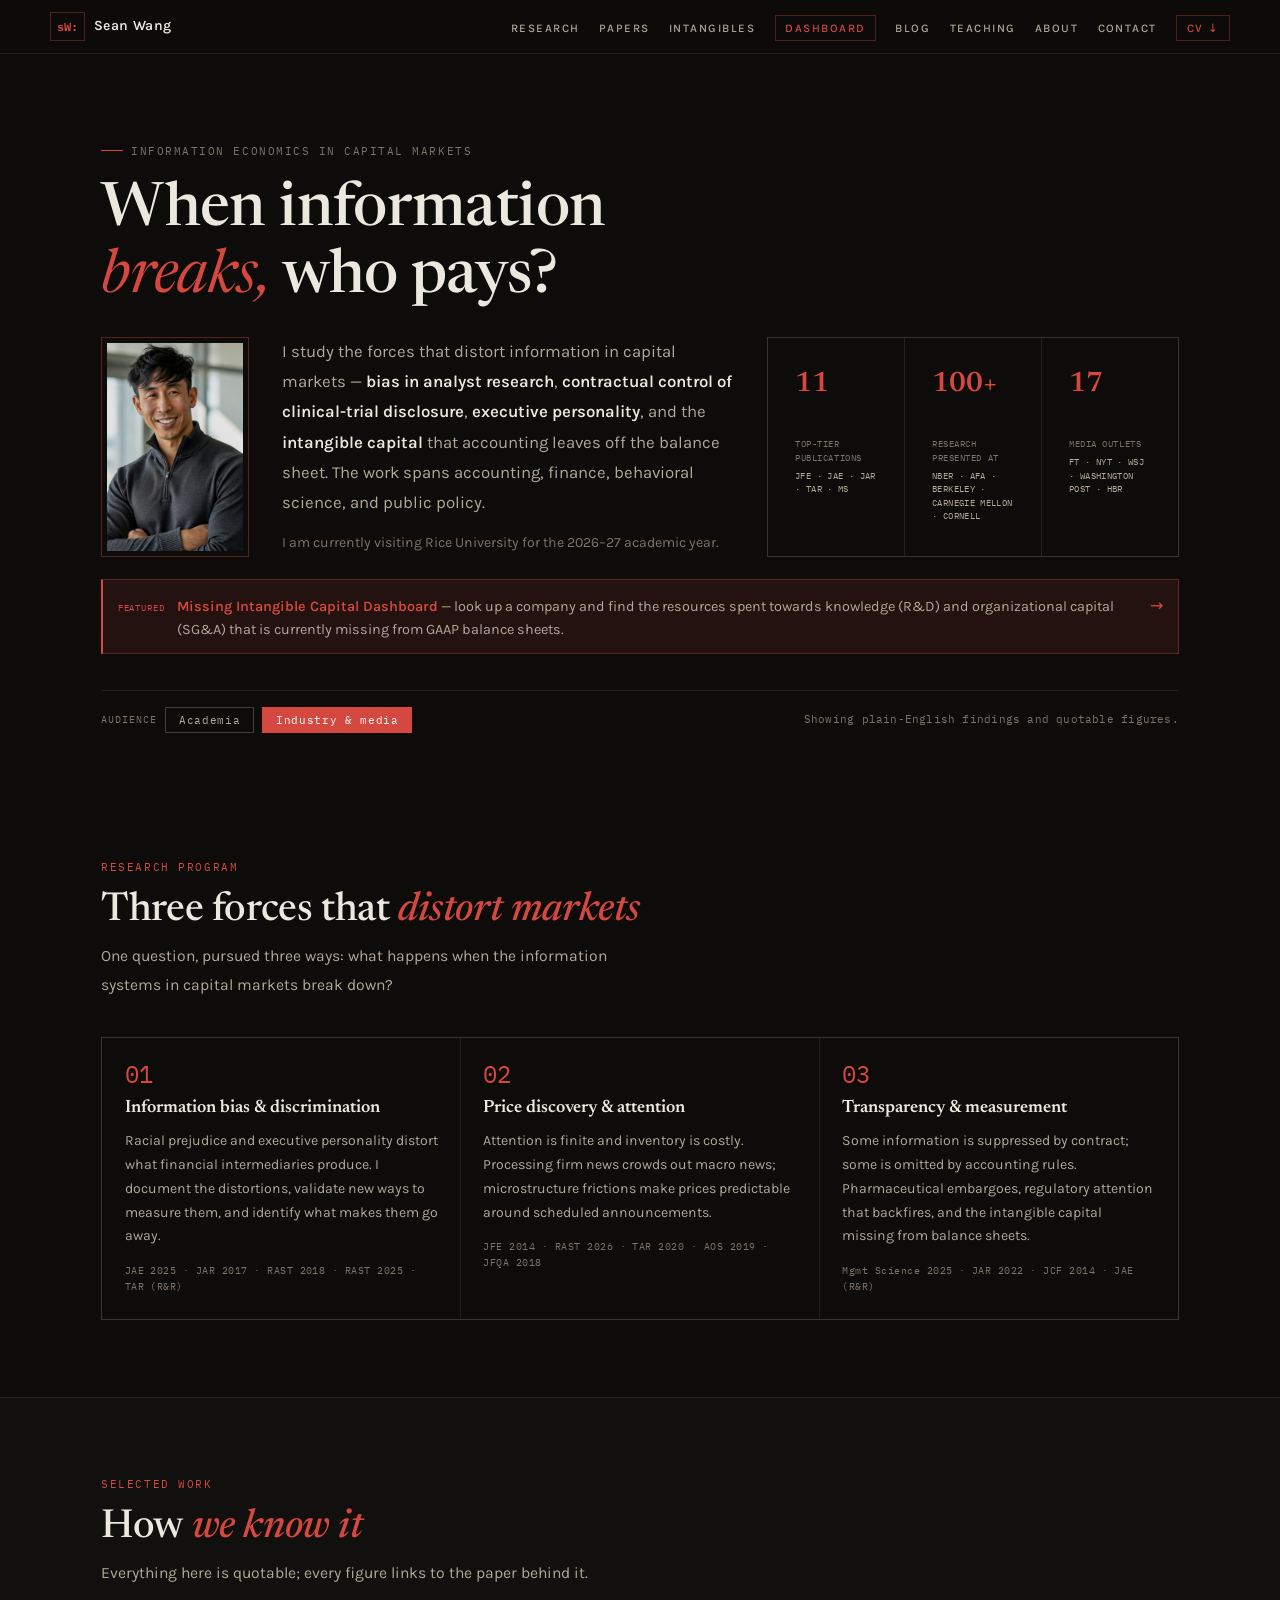
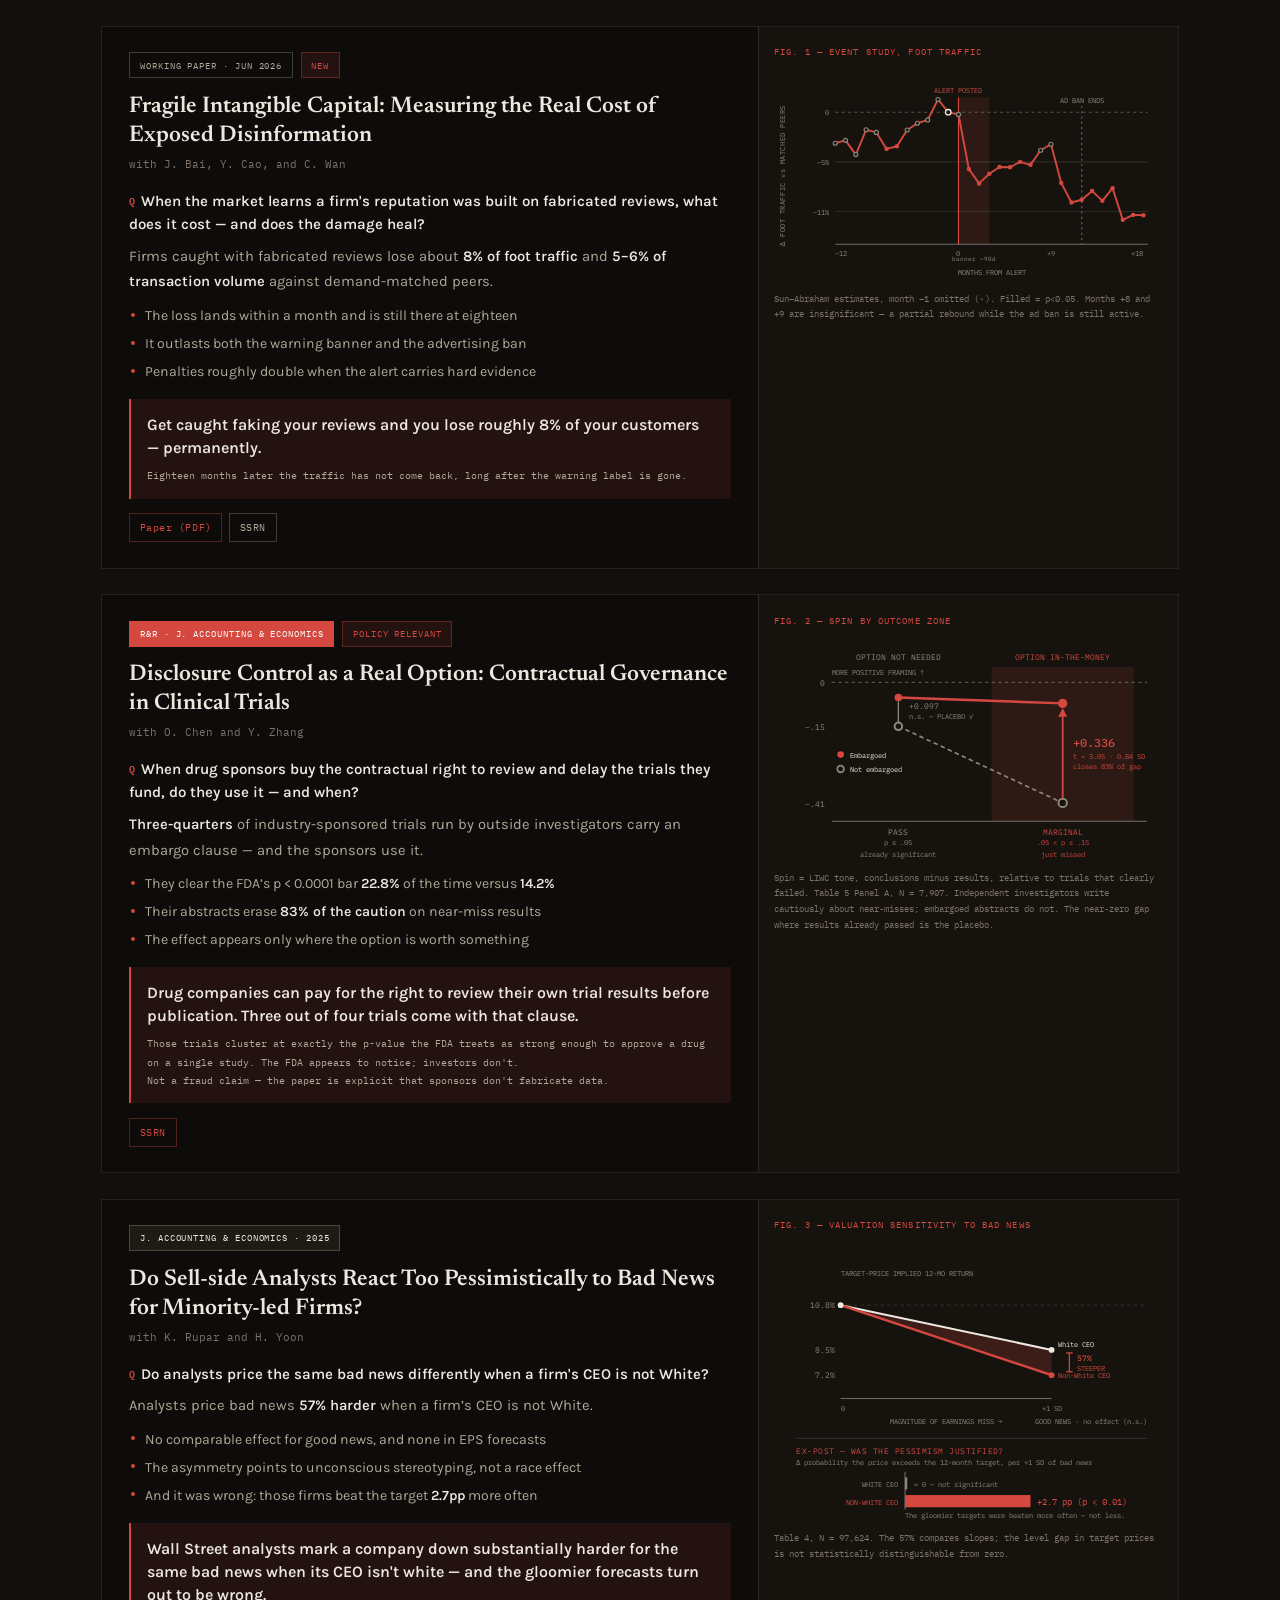
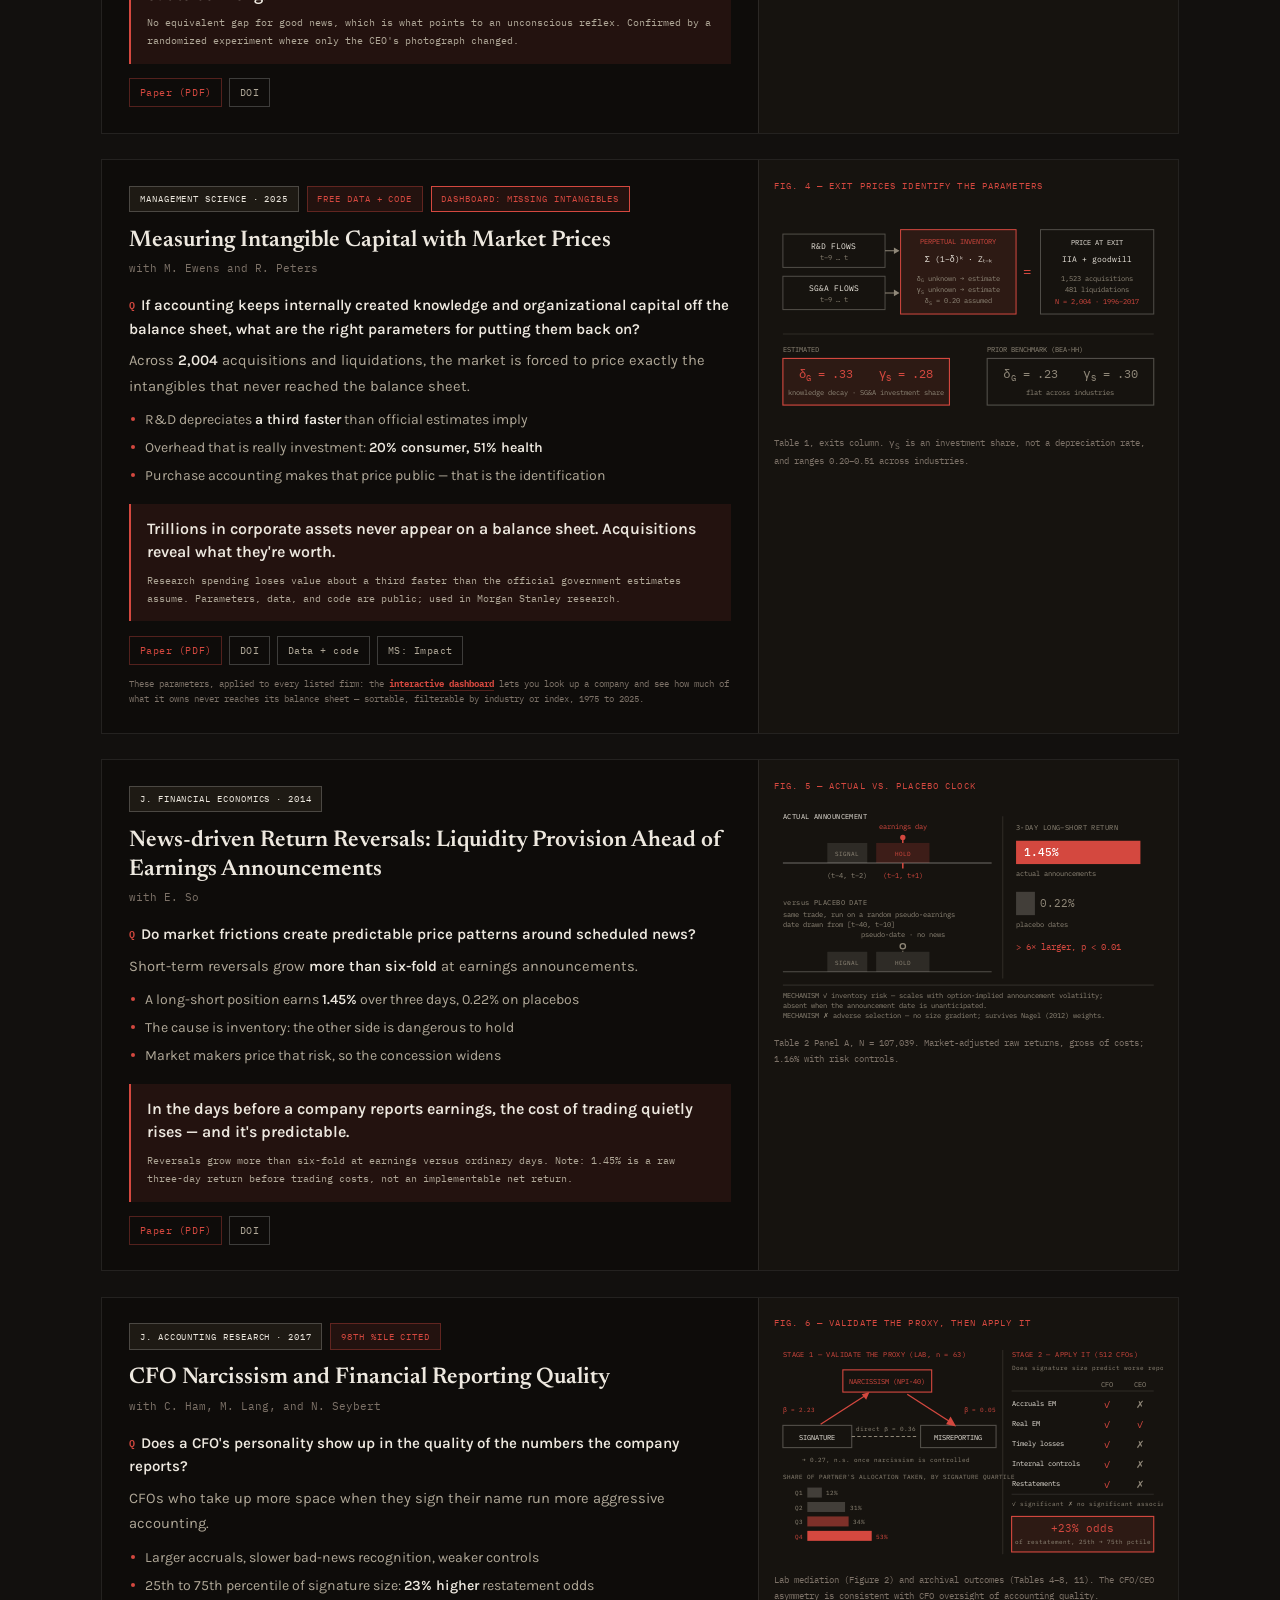
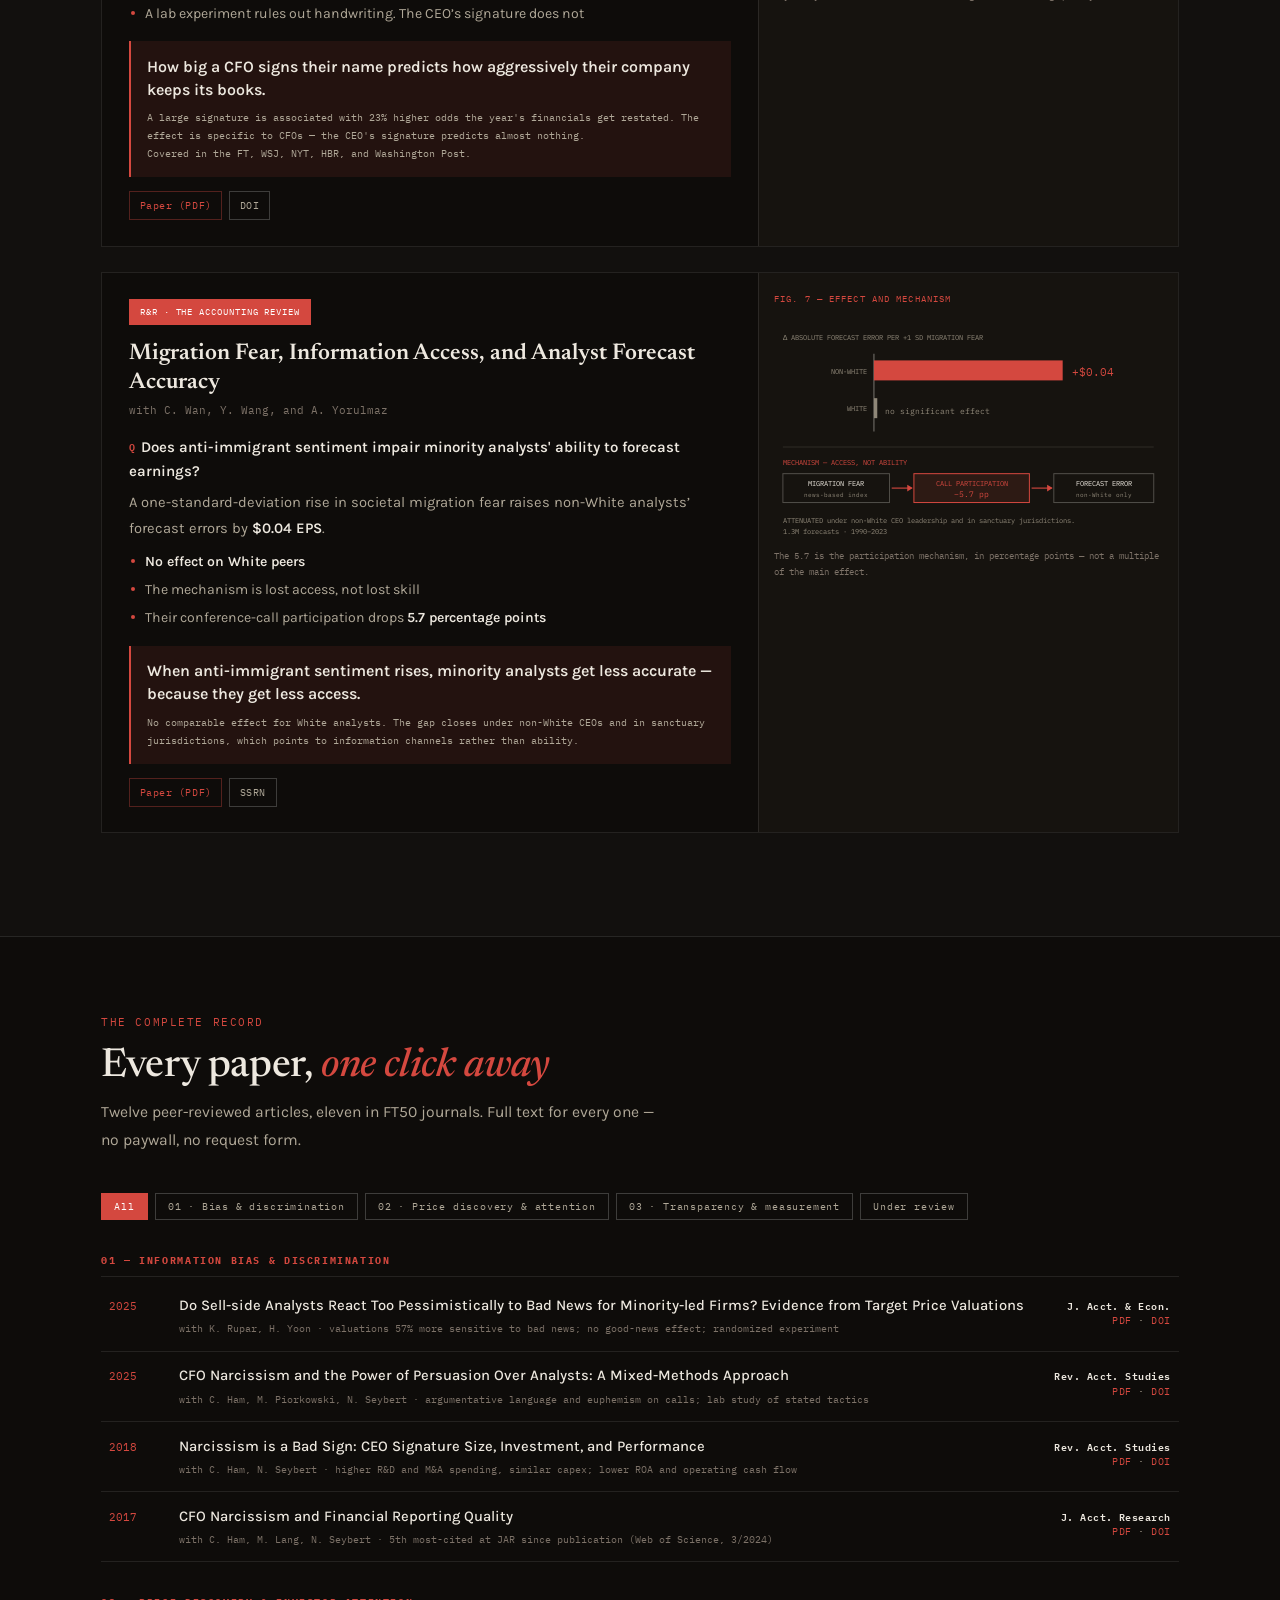
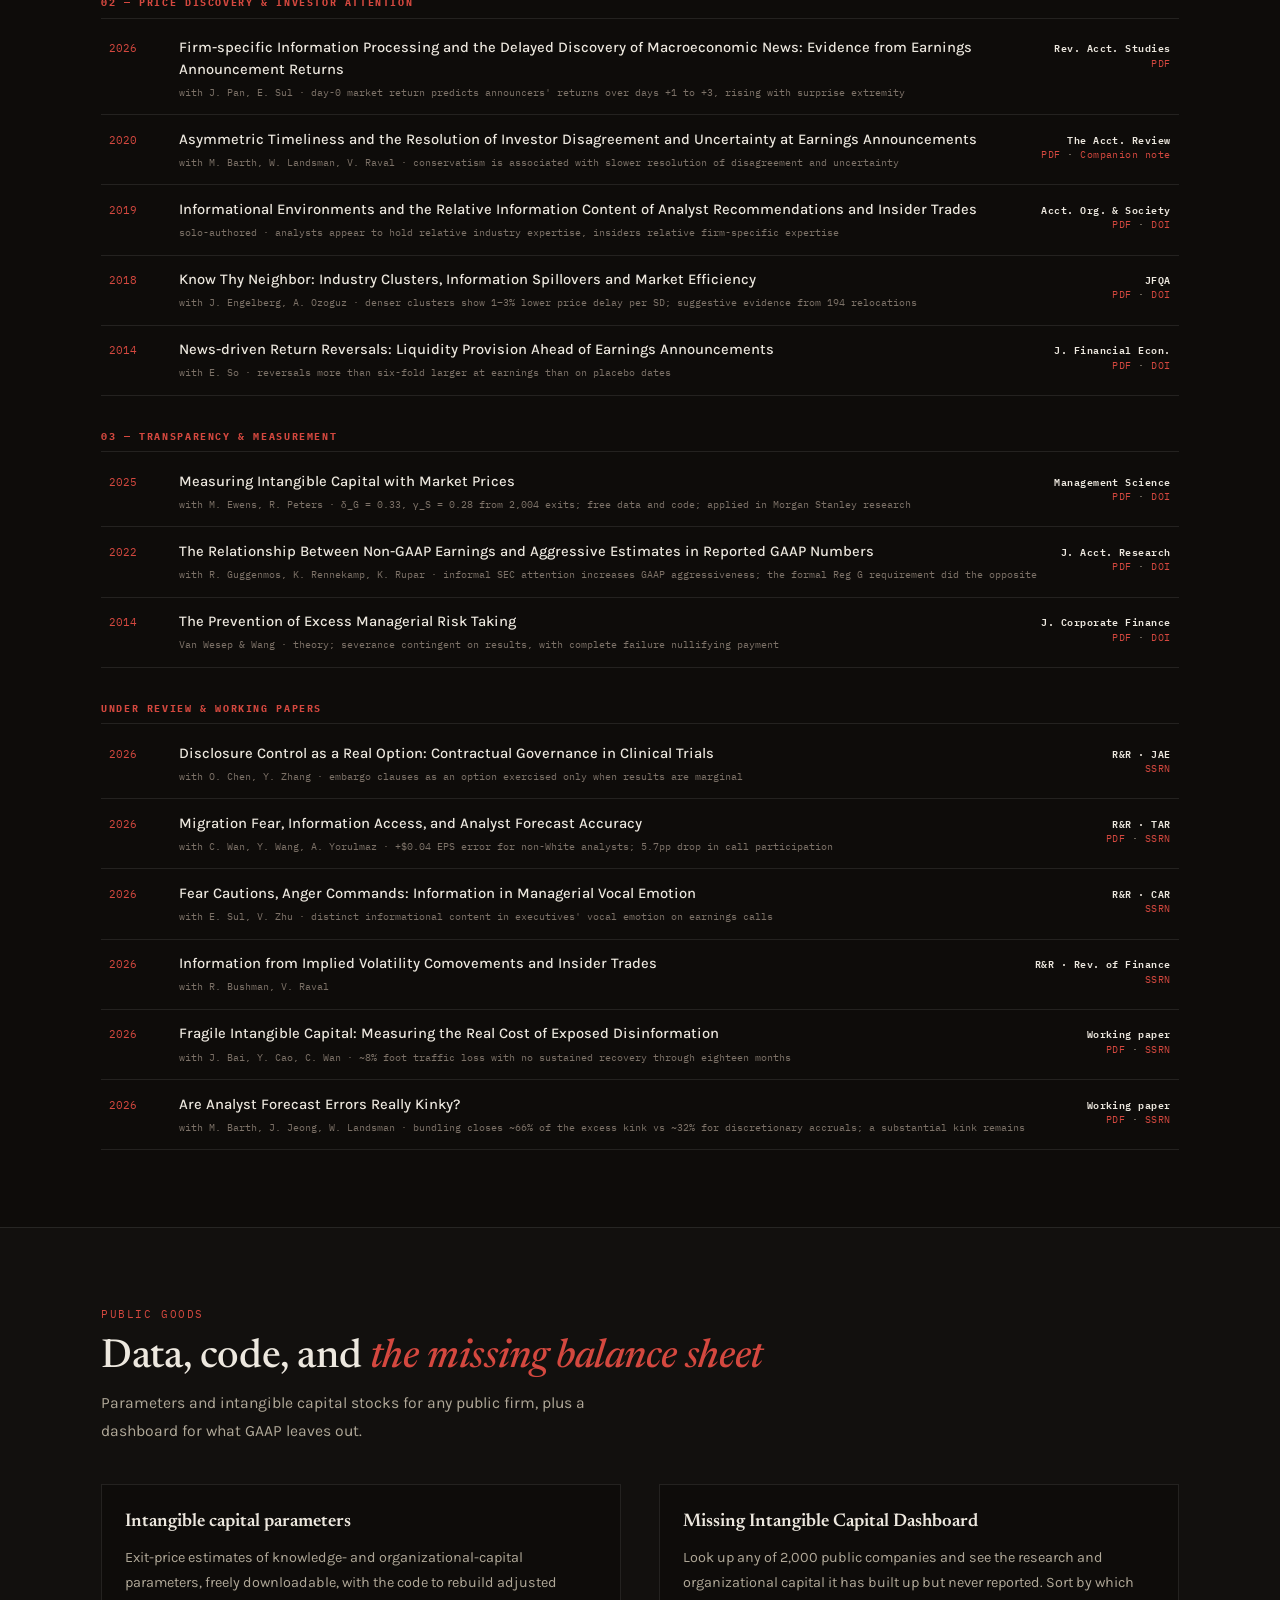
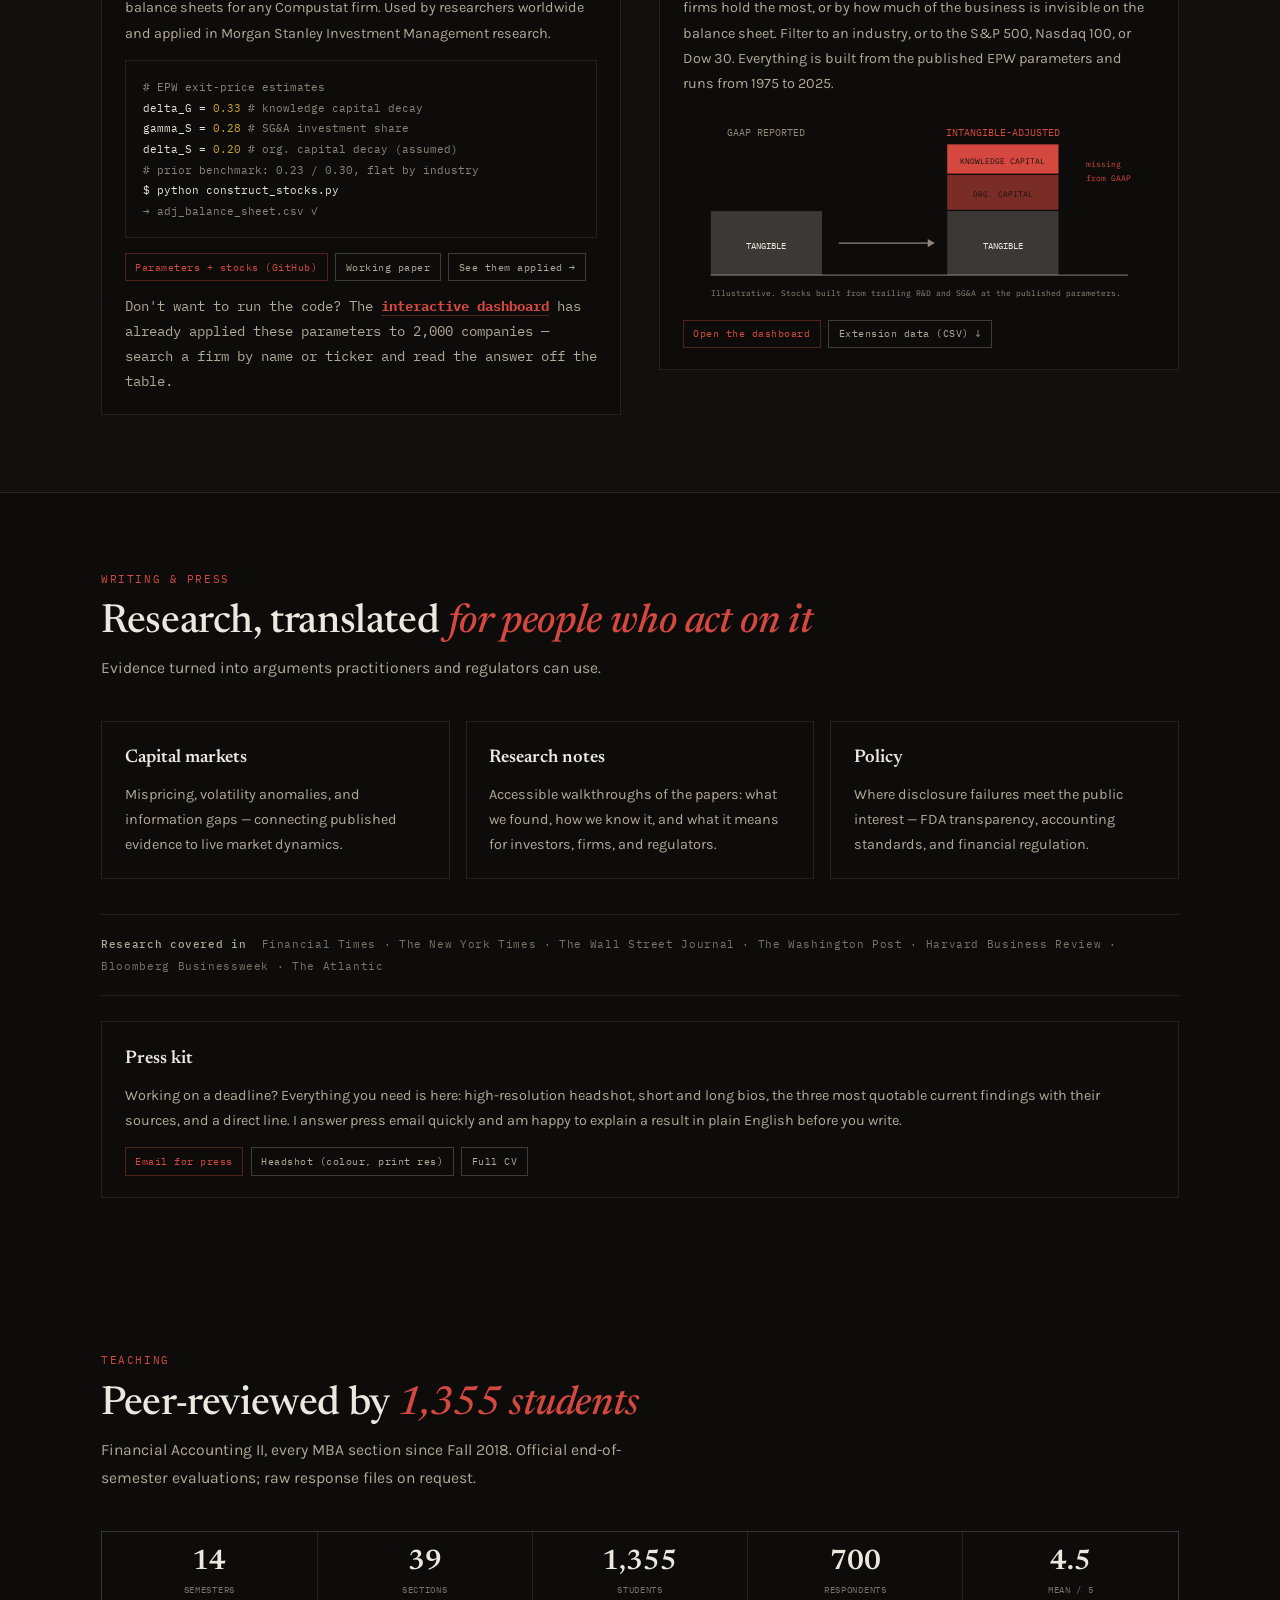
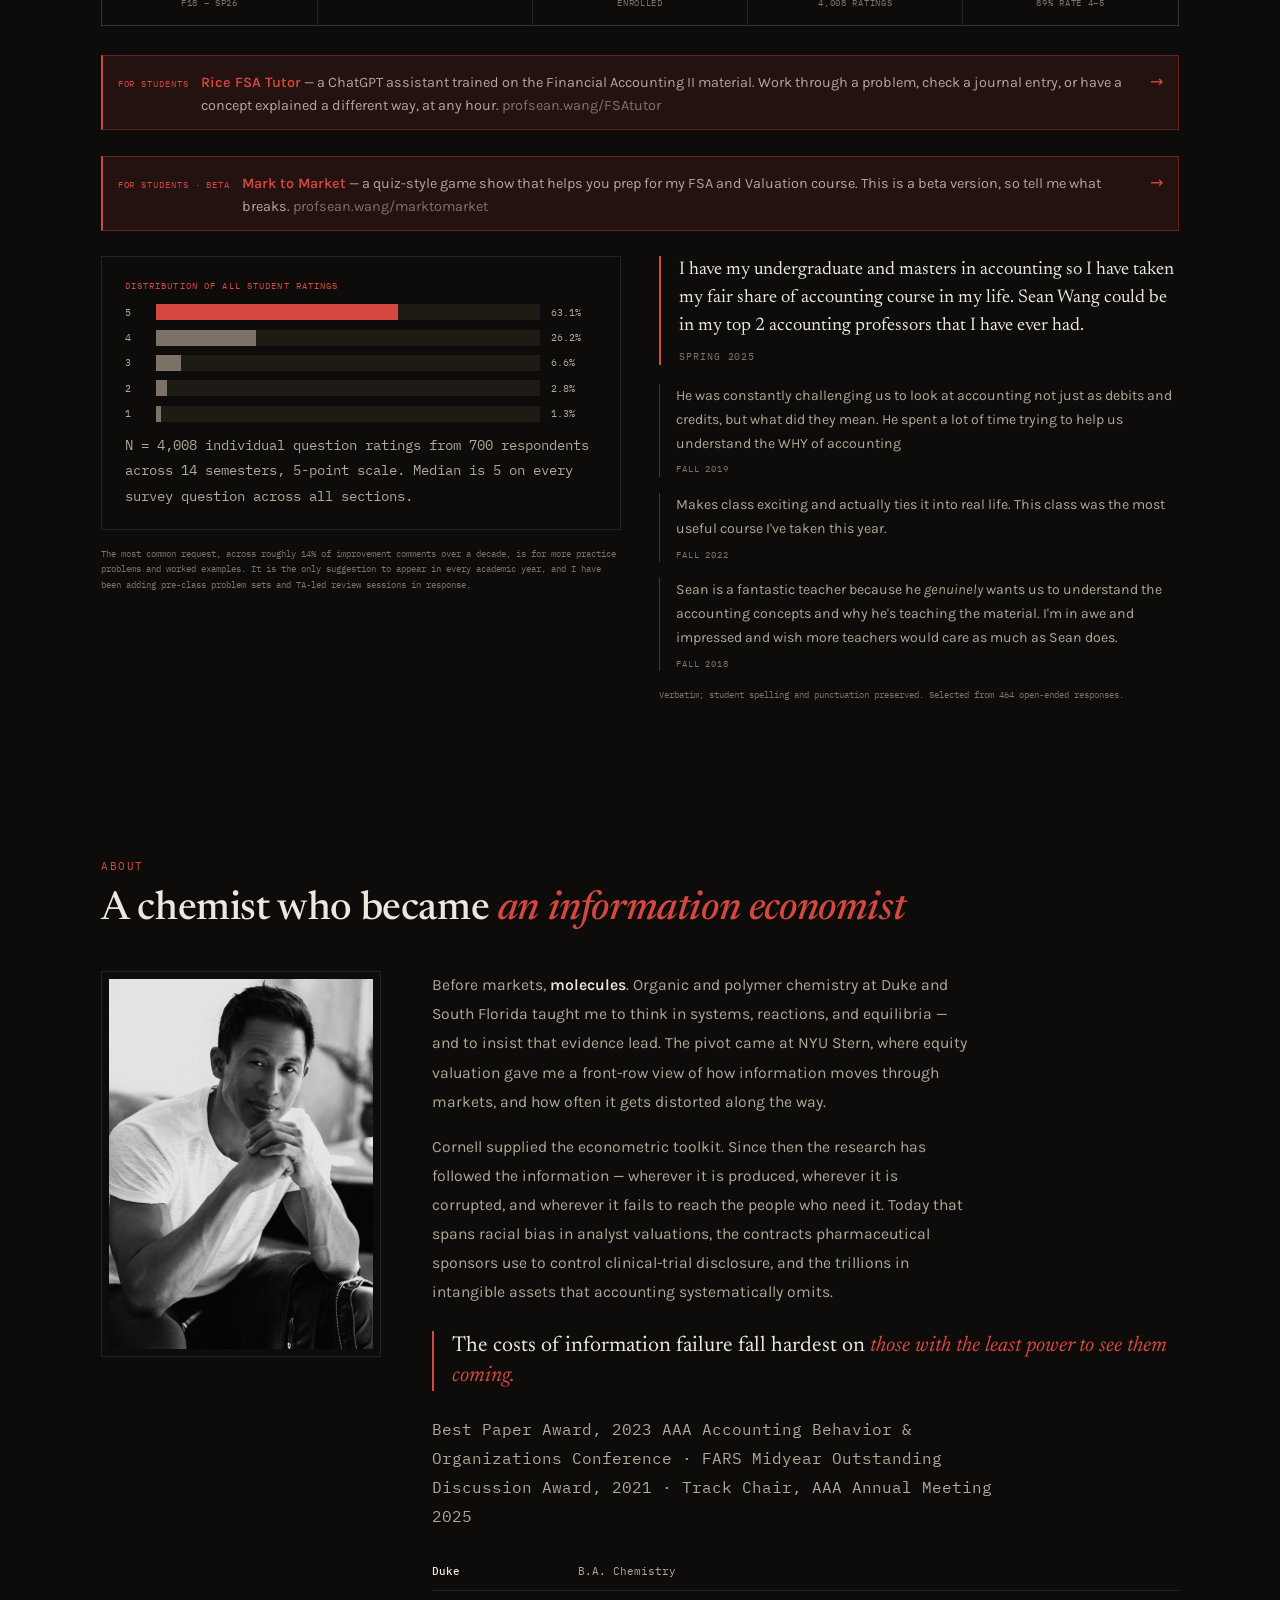
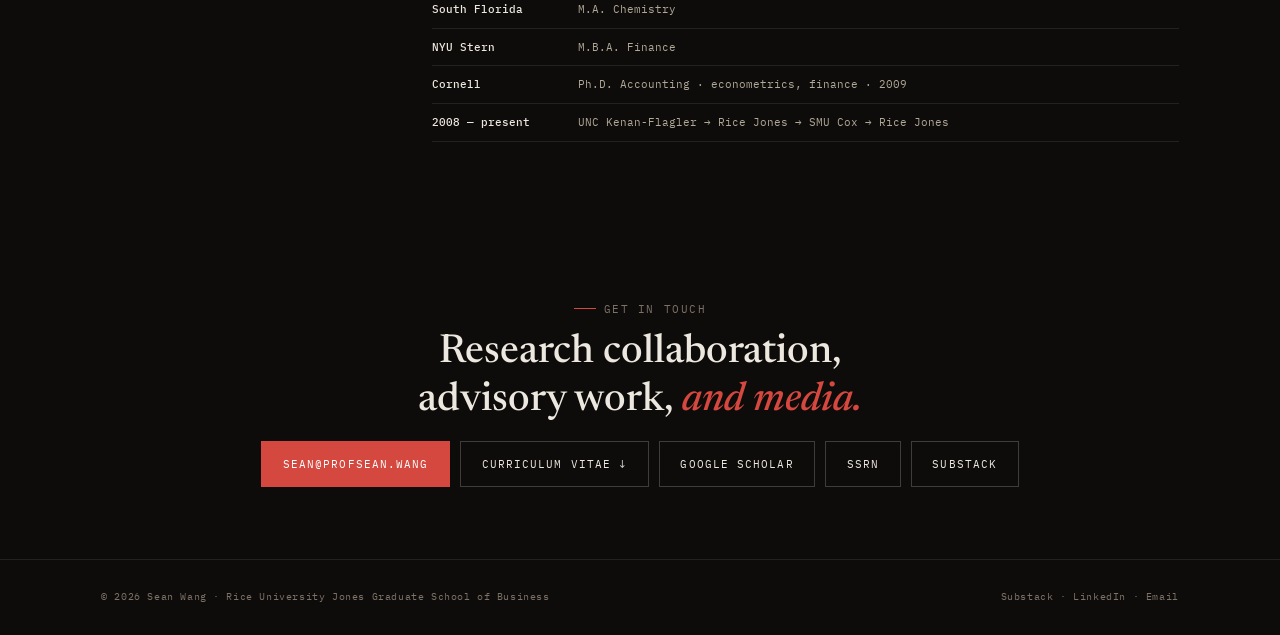
<file: index.html>
<!DOCTYPE html>
<html lang="en">
<head>
<meta charset="UTF-8">
<meta name="viewport" content="width=device-width, initial-scale=1.0">
<title>Sean Wang — Information Economics in Capital Markets</title>
<meta name="description" content="Sean Wang studies information economics in capital markets: bias in analyst research, price discovery and investor attention, and the measurement of what accounting leaves off the balance sheet. Publications in JFE, JAE, JAR, TAR, and Management Science.">
<meta name="keywords" content="Sean Wang, accounting professor, information economics, analyst bias, intangible capital, clinical trial disclosure, price discovery, capital markets, CFO narcissism">
<meta name="author" content="Sean Wang">
<link rel="canonical" href="https://profsean.wang/">

<meta property="og:title" content="Sean Wang — When information breaks, who pays?">
<meta property="og:description" content="Information economics in capital markets — bias in analyst research, price discovery, and the assets accounting can't see. Twelve peer-reviewed papers in JFE, JAE, JAR, TAR, and Management Science.">
<meta property="og:type" content="profile">
<meta property="og:url" content="https://profsean.wang/">
<meta property="og:image" content="https://profsean.wang/headshot-rice.jpg">
<meta property="og:image:alt" content="Sean Wang">
<meta property="og:site_name" content="Sean Wang">
<meta property="profile:first_name" content="Sean">
<meta property="profile:last_name" content="Wang">

<meta name="twitter:card" content="summary_large_image">
<meta name="twitter:title" content="Sean Wang — When information breaks, who pays?">
<meta name="twitter:description" content="Information economics in capital markets — bias in analyst research, price discovery, and the assets accounting can't see.">
<meta name="twitter:image" content="https://profsean.wang/headshot-rice.jpg">

<link rel="icon" href="data:image/svg+xml,%3Csvg xmlns='http://www.w3.org/2000/svg' viewBox='0 0 64 64'%3E%3Crect width='64' height='64' fill='%23ffffff'/%3E%3Ctext x='32' y='44' font-family='monospace' font-size='30' font-weight='600' fill='%23b42a24' text-anchor='middle'%3EsW%3C/text%3E%3C/svg%3E">

<script type="application/ld+json">
{
  "@context": "https://schema.org",
  "@type": "ProfilePage",
  "mainEntity": {
    "@type": "Person",
    "name": "Sean Wang",
    "givenName": "Sean",
    "familyName": "Wang",
    "url": "https://profsean.wang",
    "image": "https://profsean.wang/headshot-rice.jpg",
    "email": "Sean@profsean.wang",
    "jobTitle": "Professor of Accounting",
    "worksFor": {
      "@type": "Organization",
      "name": "Rice University Jones Graduate School of Business",
      "url": "https://business.rice.edu"
    },
    "alumniOf": [
      {"@type": "CollegeOrUniversity", "name": "Cornell University"},
      {"@type": "CollegeOrUniversity", "name": "New York University Stern School of Business"},
      {"@type": "CollegeOrUniversity", "name": "University of South Florida"},
      {"@type": "CollegeOrUniversity", "name": "Duke University"}
    ],
    "knowsAbout": ["Information Economics","Analyst Forecast Bias","Price Discovery","Intangible Capital Measurement","Clinical Trial Disclosure","Earnings Quality","Executive Narcissism"],
    "sameAs": [
      "https://scholar.google.com/citations?user=fUc4WKwAAAAJ",
      "https://papers.ssrn.com/sol3/cf_dev/AbsByAuth.cfm?per_id=577565",
      "https://www.linkedin.com/in/sean-wang-1801774a/",
      "https://profseanwang.substack.com"
    ]
  }
}
</script>

<link rel="preconnect" href="https://fonts.googleapis.com">
<link rel="preconnect" href="https://fonts.gstatic.com" crossorigin>
<link href="https://fonts.googleapis.com/css2?family=Newsreader:ital,opsz,wght@0,6..72,300;0,6..72,400;0,6..72,500;0,6..72,600;1,6..72,400;1,6..72,500&amp;family=Karla:wght@300;400;500;600;700&amp;family=IBM+Plex+Mono:wght@400;500&amp;display=swap" rel="stylesheet">
<script>try{var _a=localStorage.getItem('psw-audience-2');if(_a!=='academia')document.documentElement.setAttribute('data-theme','dark');}catch(e){}</script>
<style>
:root{
  --paper:#ffffff; --inset:#faf7f1; --inset2:#f4efe4; --band:#fbfaf7;
  --ink:#1a1714; --ink2:#575046; --ink3:#8b8377;
  --red:#b42a24; --red-ui:#c43a32; --red-tint:rgba(180,42,36,0.07); --red-tint2:rgba(180,42,36,0.13);
  --red-frame:rgba(180,42,36,0.32);
  --rule:rgba(26,23,20,0.11); --rule2:rgba(26,23,20,0.22); --rule3:rgba(180,42,36,0.25);
  --serif:'Newsreader',Georgia,serif; --sans:'Karla',system-ui,sans-serif; --mono:'IBM Plex Mono',ui-monospace,monospace;
  --max:1180px;
  /* One value per box family, so near-identical paddings stop drifting. */
  --pad-tile:1rem .85rem; --pad-frame:7px;
  --fig-red:#b42a24; --fig-red2:rgba(180,42,36,.55); --fig-ink:#1a1714; --fig-mute:#8b8377;
  --fig-bg:#ffffff; --fig-axis:rgba(26,23,20,.45); --fig-line:rgba(26,23,20,.3);
  --fig-grid:rgba(26,23,20,.10); --fig-fill1:rgba(26,23,20,.20);
  --fig-tint:rgba(180,42,36,.07); --fig-tint2:rgba(180,42,36,.13);
  color-scheme:light;
}
html[data-theme="dark"]{
  --paper:#0e0c0a; --inset:#16130f; --inset2:#1e1a14; --band:#12100e;
  --ink:#ede8df; --ink2:#b0a898; --ink3:#7d7268;
  --red:#d4483f; --red-ui:#d43830; --red-tint:rgba(212,72,63,.10); --red-tint2:rgba(212,72,63,.18);
  --red-frame:rgba(212,72,63,.38);
  --rule:rgba(255,255,255,.09); --rule2:rgba(255,255,255,.20); --rule3:rgba(212,72,63,.35);
  --fig-red:#d4483f; --fig-red2:rgba(212,72,63,.55); --fig-ink:#ede8df; --fig-mute:#8f8778;
  --fig-bg:#16130f; --fig-axis:rgba(237,232,223,.42); --fig-line:rgba(237,232,223,.28);
  --fig-grid:rgba(237,232,223,.11); --fig-fill1:rgba(237,232,223,.20);
  --fig-tint:rgba(212,72,63,.12); --fig-tint2:rgba(212,72,63,.20);
  color-scheme:dark;
}
*{margin:0;padding:0;box-sizing:border-box}
html{scroll-behavior:smooth;-webkit-text-size-adjust:100%}
body{background:var(--paper);color:var(--ink);transition:background-color .35s ease,color .35s ease;font-family:var(--sans);font-weight:400;line-height:1.7;-webkit-font-smoothing:antialiased}
a{color:inherit;text-decoration:none}
::selection{background:var(--red);color:#fff}
:focus-visible{outline:2px solid var(--red);outline-offset:3px}
.wrap{max-width:var(--max);margin:0 auto;padding:0 clamp(20px,4vw,56px)}
.mono{font-family:var(--mono)}
.sr{position:absolute;width:1px;height:1px;overflow:hidden;clip-path:inset(50%)}

/* ---------- nav ---------- */
header{position:sticky;top:0;z-index:80;background:color-mix(in srgb, var(--paper) 90%, transparent);backdrop-filter:blur(10px);border-bottom:1px solid var(--rule)}
.nav{display:flex;align-items:center;gap:1rem;padding:.75rem 0}
.n-left{order:1;margin-right:auto}
nav{order:2}
.burger{order:4}
.n-left{display:flex;align-items:center;gap:.55rem}
.n-left:hover .n-name{color:var(--red)}
.n-mark{font-family:var(--mono);font-size:.72rem;font-weight:600;color:var(--red);padding:.22rem .38rem;border:1.5px solid var(--rule3);white-space:nowrap}
.n-name{font-size:.88rem;font-weight:600;letter-spacing:.03em}
nav ul{display:flex;gap:clamp(.85rem,1.5vw,1.35rem);list-style:none;align-items:center}
nav a{font-size:.72rem;text-transform:uppercase;letter-spacing:.13em;font-weight:500;color:var(--ink2)}
nav a:hover{color:var(--red)}
.nav-cv{border:1px solid var(--rule3);padding:.3rem .6rem;color:var(--red)!important}
/* Data and Dashboard are both intangible-capital resources. One small label
   brackets them so the relationship is visible without a second nav row. */
/* Boxed = something you use (Dashboard, CV). Plain = a section you scroll to.
   Same box as .nav-cv so the pattern is legible rather than decorative. */
.nav-tool{border:1px solid var(--rule3);padding:.3rem .6rem;color:var(--red)!important}
.nav-tool:hover{background:var(--red-tint);border-color:var(--red)}
.nav-tool[aria-current="page"]{background:var(--red-tint);border-color:var(--red)}
.burger{display:none;background:none;border:1px solid var(--rule2);padding:.4rem .55rem;cursor:pointer;font-family:var(--mono);font-size:.7rem;color:var(--ink2)}

/* ---------- register toggle ---------- */
.reg{display:flex;align-items:center;gap:.5rem;flex-wrap:wrap}
.reg-lbl{font-family:var(--mono);font-size:.64rem;letter-spacing:.1em;color:var(--ink3);text-transform:uppercase}
.seg{font-family:var(--mono);font-size:.68rem;letter-spacing:.06em;padding:.34rem .8rem;border:1px solid var(--rule2);background:var(--paper);color:var(--ink2);cursor:pointer;transition:.2s}
.seg:hover{border-color:var(--red)}
.seg[aria-pressed="true"]{background:var(--ink);color:var(--paper);border-color:var(--ink)}
html[data-theme="dark"] .seg[aria-pressed="true"]{background:var(--red);color:#fff;border-color:var(--red)}
body:not(.newsroom) .r-news{display:none}
body.newsroom .r-acad{display:none}

/* ---------- hero ---------- */
.hero{padding:clamp(3rem,7vw,5.5rem) 0 clamp(2rem,4vw,3rem)}
.eyebrow{font-family:var(--mono);font-size:.68rem;letter-spacing:.14em;text-transform:uppercase;color:var(--ink3);display:flex;align-items:center;gap:.5rem}
.eyebrow::before{content:"";width:22px;height:1px;background:var(--red)}
.hero h1{font-family:var(--serif);font-size:clamp(2.3rem,5.4vw,3.8rem);font-weight:500;line-height:1.1;margin:1.1rem 0 0;max-width:17ch;letter-spacing:-.01em}
.hero h1 em{font-style:italic;color:var(--red);font-weight:400}
.hero-grid{display:grid;grid-template-columns:148px minmax(0,1.15fr) minmax(0,1.05fr);gap:clamp(1.1rem,2.6vw,2.2rem);align-items:stretch;margin-top:1.6rem}
/* Headshot: swap the img src in the hero to headshot-rice-bw.jpg to go back to
   black and white. --red-frame is the brand crimson at low opacity, so the
   frame reads as brand without competing with the crimson in the headline. */
.hero-photo{border:1.5px solid var(--red-frame);background:var(--paper);align-self:stretch;position:relative;overflow:hidden;min-height:9rem}
.hero-photo img{position:absolute;inset:5px;width:calc(100% - 10px);height:calc(100% - 10px);object-fit:cover;object-position:center 18%;display:block}
html[data-theme="dark"] .hero-photo img{filter:brightness(.88) contrast(1.04)}
@media(max-width:900px){.hero-grid{grid-template-columns:120px minmax(0,1fr);align-items:start}.hero-photo{grid-row:1;align-self:start;min-height:0;aspect-ratio:4/5}}
.hero p.lede{font-size:1.05rem;color:var(--ink2);line-height:1.8;max-width:46ch}
.lede-now{display:inline-block;margin-top:.7rem;font-size:.88rem;color:var(--ink3)}
/* Sits below the hero grid, full width, so it cannot disturb the three-column
   photo / lede / stats layout. */
.hero-tool{display:flex;align-items:baseline;gap:.75rem;margin:1.4rem 0 0;padding:.75rem .9rem;
  border:1px solid var(--rule3);border-left:2.5px solid var(--red);background:var(--red-tint);
  text-decoration:none;transition:.2s}
.hero-tool:hover{background:var(--red-tint2)}
.hero-tool .ht-lbl{font-family:var(--mono);font-size:.58rem;letter-spacing:.1em;text-transform:uppercase;color:var(--red);flex:none}
.hero-tool .ht-body{font-size:.9rem;line-height:1.6;color:var(--ink2)}
.hero-tool .ht-body b{color:var(--red);font-weight:600}
.hero-tool .ht-go{margin-left:auto;color:var(--red);flex:none}
@media(max-width:640px){.hero-tool{flex-wrap:wrap;gap:.4rem}.hero-tool .ht-go{display:none}}
.hero p.lede b{color:var(--ink);font-weight:600}
.hs{display:grid;grid-template-columns:repeat(3,1fr);gap:1px;background:var(--rule);border:1px solid var(--rule)}
.hs div{background:var(--paper);padding:var(--pad-tile);display:flex;flex-direction:column;justify-content:flex-start}
.hs .v{font-family:var(--serif);font-size:1.75rem;font-weight:600;color:var(--red);line-height:1}
.hs .k{font-family:var(--mono);font-size:.58rem;letter-spacing:.06em;color:var(--ink3);margin-top:.45rem;line-height:1.45;text-transform:uppercase}
.hs .kk{display:inline-block;margin-top:.3rem;color:var(--ink2);letter-spacing:.04em}
.hs-lnk{display:block;color:inherit}
.hs-lnk:hover .v{color:var(--red-ui)}
.hs-lnk:hover .k{color:var(--ink2)}
.reg-bar{display:flex;justify-content:space-between;align-items:center;gap:1rem;margin-top:2.2rem;padding-top:1rem;border-top:1px solid var(--rule);flex-wrap:wrap}
.reg-note{font-family:var(--mono);font-size:.66rem;color:var(--ink3);letter-spacing:.02em}

/* ---------- sections ---------- */
section{padding:clamp(3rem,6vw,5rem) 0}
.band{background:var(--band);border-top:1px solid var(--rule);border-bottom:1px solid var(--rule)}
.so{font-family:var(--mono);font-size:.7rem;letter-spacing:.14em;text-transform:uppercase;color:var(--red);margin-bottom:.7rem}
.st{font-family:var(--serif);font-size:clamp(1.7rem,3.2vw,2.5rem);font-weight:500;line-height:1.15;margin-bottom:.5rem;letter-spacing:-.01em}
.st em{font-style:italic;color:var(--red)}
.sd{font-size:.98rem;color:var(--ink2);line-height:1.8;max-width:62ch}
.shead{margin-bottom:2.4rem}

/* ---------- dossier ---------- */
.dos{border:1px solid var(--rule);background:var(--paper);margin-bottom:1.6rem}
.dos-top{display:grid;grid-template-columns:minmax(0,1fr) minmax(0,420px);gap:0}
@media(max-width:900px){.dos-top{grid-template-columns:1fr}}
.dos-body{padding:1.6rem 1.7rem}
.dos-meta{display:flex;gap:.5rem;align-items:center;flex-wrap:wrap;margin-bottom:.85rem}
.pill{font-family:var(--mono);font-size:.58rem;letter-spacing:.1em;text-transform:uppercase;padding:.26rem .6rem;border:1px solid var(--rule2);color:var(--ink2)}
.pill.pub{background:var(--ink);color:var(--paper);border-color:var(--ink)}
html[data-theme="dark"] .pill.pub{background:var(--inset2);color:var(--ink);border-color:var(--rule2)}
.pill.rr{background:var(--red);color:#fff;border-color:var(--red)}
.pill.acc{background:var(--red-tint);color:var(--red);border-color:var(--rule3)}
/* Same red shading as .acc, heavier rectangle, and it is a link rather than a label. */
.pill.tool{background:var(--red-tint);color:var(--red);border:1.5px solid var(--red);text-decoration:none;transition:.2s}
.pill.tool:hover{background:var(--red);color:#fff}
/* Inline "interactive dashboard" links inside caption text. */
.tool-lk{color:var(--red);font-weight:700;text-decoration:none;border-bottom:1px solid var(--rule3)}
.tool-lk:hover{border-bottom-color:var(--red)}
.dos h3{font-family:var(--serif);font-size:clamp(1.15rem,2vw,1.42rem);font-weight:600;line-height:1.28;margin-bottom:.35rem}
.dos .with{font-family:var(--mono);font-size:.66rem;color:var(--ink3);margin-bottom:1rem}
.qa{margin-bottom:.9rem}
.qa .q{font-size:.94rem;font-weight:600;line-height:1.55;margin-bottom:.45rem}
.qa .q::before{content:"Q";font-family:var(--mono);font-size:.62rem;color:var(--red);margin-right:.55em;vertical-align:.12em}
.qa .a{font-size:.92rem;color:var(--ink2);line-height:1.75}
/* Lead sentence carries the finding; bullets carry the support. */
.qa .a .lead{margin-bottom:.55rem}
.qa .a ul{list-style:none;margin:0;padding:0}
.qa .a li{position:relative;padding-left:1rem;margin-bottom:.3rem;font-size:.88rem;line-height:1.65}
.qa .a li::before{content:"";position:absolute;left:.1rem;top:.62em;width:4px;height:4px;border-radius:50%;background:var(--red)}
.qa .a li:last-child{margin-bottom:0}
.qa .a b{color:var(--ink);font-weight:600}
/* Closed by default: 64-129 words of design detail per card is the right
   content for a referee and dead weight for everyone else. */
.ident{border-top:1px dashed var(--rule2);padding-top:.75rem;margin-top:.9rem}
.ident>summary{font-family:var(--mono);font-size:.62rem;letter-spacing:.08em;text-transform:uppercase;
  color:var(--ink3);cursor:pointer;list-style:none;display:flex;align-items:center;gap:.4rem}
.ident>summary::-webkit-details-marker{display:none}
.ident>summary::after{content:"+";font-size:.85rem;line-height:1;color:var(--red)}
.ident[open]>summary::after{content:"\2212"}
.ident>summary:hover{color:var(--red)}
.ident-body{font-family:var(--mono);font-size:.64rem;color:var(--ink3);line-height:1.85;margin-top:.6rem}
.ident b{color:var(--ink2);font-weight:500}
.links{display:flex;gap:.45rem;flex-wrap:wrap;margin-top:.9rem}
.lk{font-family:var(--mono);font-size:.63rem;letter-spacing:.05em;border:1px solid var(--rule2);padding:.3rem .6rem;color:var(--ink2);transition:.2s}
.lk:hover{border-color:var(--red);color:var(--red)}
.lk.pri{border-color:var(--rule3);color:var(--red)}
.fig-cell{border-left:1px solid var(--rule);background:var(--inset);padding:1.1rem .95rem;display:flex;flex-direction:column;justify-content:center;cursor:pointer;display:block;transition:.2s}
a.fig-cell:hover{background:var(--red-tint)}
a.fig-cell:hover .fig-lbl{color:var(--red)}
@media(max-width:900px){.fig-cell{border-left:none;border-top:1px solid var(--rule)}}
.fig-lbl{font-family:var(--mono);font-size:.58rem;letter-spacing:.12em;text-transform:uppercase;color:var(--red);margin-bottom:.6rem}
.fig-cap{font-family:var(--mono);font-size:.58rem;color:var(--ink3);line-height:1.7;margin-top:.6rem}
svg.fig{width:100%;height:auto;display:block}
svg.fig text{font-family:'IBM Plex Mono',monospace}

/* newsroom margin note */
.presskit{background:var(--red-tint);border-left:2px solid var(--red);padding:.85rem 1rem;margin-top:1rem}
.presskit .hl{font-size:1rem;font-weight:600;line-height:1.45;margin-bottom:.5rem}
.presskit .mn{font-family:var(--mono);font-size:.63rem;color:var(--ink2);line-height:1.8}

/* ---------- index ---------- */
.filters{display:flex;gap:.45rem;flex-wrap:wrap;margin-bottom:1.6rem}
.fb{font-family:var(--mono);font-size:.63rem;letter-spacing:.08em;border:1px solid var(--rule2);background:none;padding:.4rem .75rem;cursor:pointer;color:var(--ink2);transition:.2s}
.fb:hover{border-color:var(--red);color:var(--red)}
.fb[aria-pressed="true"]{background:var(--ink);color:var(--paper);border-color:var(--ink)}
html[data-theme="dark"] .fb[aria-pressed="true"]{background:var(--red);color:#fff;border-color:var(--red)}
.streamhd{font-family:var(--mono);font-size:.63rem;letter-spacing:.16em;text-transform:uppercase;color:var(--red);margin:2rem 0 .3rem;padding-bottom:.4rem;border-bottom:1px solid var(--rule)}
.rec{display:grid;grid-template-columns:52px minmax(0,1fr) auto;gap:1.1rem;align-items:baseline;padding:.85rem .5rem;border-bottom:1px solid var(--rule);transition:.2s}
.rec:hover{background:var(--inset)}
.rec .yr{font-family:var(--mono);font-size:.7rem;color:var(--red)}
.rec .ti{font-size:.92rem;font-weight:500;line-height:1.45}
.rec .sub{display:block;font-family:var(--mono);font-size:.62rem;color:var(--ink3);font-weight:400;margin-top:.3rem;line-height:1.6}
.rec .jr{font-family:var(--mono);font-size:.6rem;letter-spacing:.05em;color:var(--ink2);text-align:right;white-space:nowrap}
.rec .jr b{color:var(--ink);font-weight:600;display:block}
.rec .jr a{color:var(--red)}
@media(max-width:760px){.rec{grid-template-columns:1fr;gap:.3rem}.rec .jr{text-align:left}}

/* ---------- data ---------- */
.data-grid{display:grid;grid-template-columns:minmax(0,1fr) minmax(0,1fr);gap:clamp(1.2rem,3vw,2.4rem);align-items:start}
@media(max-width:900px){.data-grid{grid-template-columns:1fr}}
.card{border:1px solid var(--rule);background:var(--paper);padding:1.3rem 1.4rem}
.card h4{font-family:var(--serif);font-size:1.15rem;font-weight:600;margin-bottom:.5rem}
.card p{font-size:.9rem;color:var(--ink2);line-height:1.75}
.term{background:#0e0c0a;color:#e8e3d8;border:1px solid var(--rule);font-family:var(--mono);font-size:.66rem;line-height:1.95;padding:1rem 1.1rem;margin-top:.9rem;overflow-x:auto}
.term .c{color:#8b8377}
.term .g{color:#c9a227}

/* ---------- teaching ---------- */
.tstats{display:grid;grid-template-columns:repeat(5,1fr);gap:1px;background:var(--rule);border:1px solid var(--rule);margin-bottom:1.8rem}
.tstats div{background:var(--paper);padding:var(--pad-tile);text-align:center}
.tstats b{font-family:var(--serif);font-size:clamp(1.3rem,2.2vw,1.85rem);font-weight:600;display:block;line-height:1}
.tstats span{font-family:var(--mono);font-size:.55rem;letter-spacing:.08em;color:var(--ink3);display:block;margin-top:.45rem;text-transform:uppercase;line-height:1.5}
@media(max-width:760px){.tstats{grid-template-columns:repeat(2,1fr)}}
.tgrid{display:grid;grid-template-columns:minmax(0,1fr) minmax(0,1fr);gap:clamp(1.4rem,3vw,2.6rem)}
@media(max-width:900px){.tgrid{grid-template-columns:1fr}}
.hbar{display:grid;grid-template-columns:20px 1fr 46px;gap:.7rem;align-items:center;margin-bottom:.5rem;font-family:var(--mono);font-size:.64rem;color:var(--ink2)}
.hbar .tr{height:16px;background:var(--inset2);position:relative}
.hbar .fl{position:absolute;inset:0 auto 0 0;background:var(--ink3);width:var(--w)}
.streams{display:grid;grid-template-columns:repeat(3,1fr);gap:1px;background:var(--rule);border:1px solid var(--rule)}
@media(max-width:900px){.streams{grid-template-columns:1fr}}
.stream{background:var(--paper);padding:1.5rem 1.4rem;display:block;transition:.25s}
.stream:hover{background:var(--inset)}
.stream .sn{font-family:var(--mono);font-size:1.5rem;color:var(--red);line-height:1;margin-bottom:.7rem}
.stream h3{font-family:var(--serif);font-size:1.12rem;font-weight:600;line-height:1.3;margin-bottom:.5rem}
.stream p{font-size:.88rem;color:var(--ink2);line-height:1.7;margin-bottom:.9rem}
.stream .sj{font-family:var(--mono);font-size:.6rem;letter-spacing:.05em;color:var(--ink3);line-height:1.7}
.media-line{font-family:var(--mono);font-size:.66rem;letter-spacing:.06em;color:var(--ink3);line-height:2.1;border-top:1px solid var(--rule);border-bottom:1px solid var(--rule);padding:1.1rem 0;margin-top:2.2rem}
.media-line b{color:var(--ink2);font-weight:500}
.wgrid{display:grid;grid-template-columns:repeat(3,1fr);gap:1rem}
@media(max-width:900px){.wgrid{grid-template-columns:1fr}}
.hbar.top .fl{background:var(--red)}
blockquote{font-family:var(--serif);font-size:1.15rem;line-height:1.5;font-weight:400;border-left:2px solid var(--red);padding-left:1.1rem;margin-bottom:1.2rem}
blockquote cite{display:block;font-family:var(--mono);font-size:.6rem;font-style:normal;letter-spacing:.1em;color:var(--ink3);margin-top:.7rem;text-transform:uppercase}
.mini{border-left:1px solid var(--rule2);padding-left:1rem;margin-bottom:1rem;font-size:.88rem;color:var(--ink2);line-height:1.7}
.mini span{display:block;font-family:var(--mono);font-size:.58rem;letter-spacing:.09em;color:var(--ink3);margin-top:.35rem;text-transform:uppercase}

/* ---------- about ---------- */
.about-grid{display:grid;grid-template-columns:280px minmax(0,1fr);gap:clamp(1.5rem,4vw,3.2rem);align-items:start}
.about-grid.single{grid-template-columns:minmax(0,1fr)}
/* Monochrome against the colour hero — a deliberate register shift, not a
   second headshot. Frame is the neutral rule, not crimson: the accent is
   already spent on the hero photo and the nav. */
.about-photo{border:1px solid var(--rule);background:var(--paper);padding:var(--pad-frame);position:sticky;top:5.5rem}
.about-photo img{width:100%;height:auto;display:block}
html[data-theme="dark"] .about-photo img{filter:brightness(.9) contrast(1.03)}
@media(max-width:900px){
  .about-grid{grid-template-columns:1fr}
  .about-photo{position:static;max-width:240px;margin-bottom:.5rem}
}
.photo{border:1px solid var(--rule);padding:var(--pad-frame);background:var(--paper)}
.photo img{width:100%;height:auto;display:block;filter:grayscale(12%)}
html[data-theme="dark"] .photo img{filter:grayscale(20%) brightness(.92)}
.photo .cap{font-family:var(--mono);font-size:.58rem;letter-spacing:.08em;color:var(--ink3);padding-top:.65rem;text-transform:uppercase}
.about-txt p{font-size:.98rem;line-height:1.85;color:var(--ink2);margin-bottom:1rem;max-width:60ch}
.about-txt p b{color:var(--ink);font-weight:600}
.pull{font-family:var(--serif);font-size:1.35rem;line-height:1.4;color:var(--ink);margin:1.5rem 0;padding-left:1.1rem;border-left:2px solid var(--red)}
.pull em{color:var(--red);font-style:italic}
.path{margin-top:1.4rem;font-family:var(--mono);font-size:.7rem}
.path .r{display:grid;grid-template-columns:130px 1fr;gap:1rem;padding:.55rem 0;border-bottom:1px solid var(--rule);color:var(--ink2)}
.path .r b{color:var(--ink);font-weight:500}

/* ---------- contact ---------- */
.cta{text-align:center;padding:clamp(3rem,6vw,4.5rem) 0}
.cta h2{font-family:var(--serif);font-size:clamp(1.7rem,3.4vw,2.5rem);font-weight:500;line-height:1.2;margin:.7rem auto 1rem;max-width:22ch}
.cta h2 em{font-style:italic;color:var(--red)}
.cta p{color:var(--ink2);max-width:52ch;margin:0 auto 1.6rem;font-size:.96rem}
.btns{display:flex;gap:.6rem;justify-content:center;flex-wrap:wrap}
.btn{font-family:var(--mono);font-size:.68rem;letter-spacing:.1em;padding:.8rem 1.3rem;border:1px solid var(--rule2);transition:.2s;text-transform:uppercase}
.btn:hover{border-color:var(--red);color:var(--red)}
.btn.solid{background:var(--ink);color:var(--paper);border-color:var(--ink)}
html[data-theme="dark"] .btn.solid{background:var(--red);color:#fff;border-color:var(--red)}
.btn.solid:hover{background:var(--red);border-color:var(--red);color:#fff}
footer{border-top:1px solid var(--rule);padding:1.8rem 0;font-family:var(--mono);font-size:.62rem;letter-spacing:.06em;color:var(--ink3)}
.foot{display:flex;justify-content:space-between;gap:1rem;flex-wrap:wrap}
footer a:hover{color:var(--red)}

/* ---------- motion ---------- */
.rv{opacity:0;transform:translateY(18px);transition:opacity .7s ease,transform .7s ease}
.rv.v{opacity:1;transform:none}
@media(prefers-reduced-motion:reduce){
  html{scroll-behavior:auto}
  body{transition:none}
  .rv{opacity:1;transform:none;transition:none}
  svg.fig *{transition:none!important;animation:none!important}
}
@media(max-width:760px){
  nav ul{position:absolute;top:100%;right:0;left:0;background:var(--paper);border-bottom:1px solid var(--rule);flex-direction:column;align-items:flex-start;gap:0;padding:0 clamp(20px,4vw,56px);max-height:0;overflow:hidden;transition:max-height .3s}
  nav ul.open{max-height:24rem;padding-bottom:1rem}
  nav li{width:100%;padding:.6rem 0;border-bottom:1px solid var(--rule)}
  /* On mobile the nav is a stacked drawer, so the bracket becomes an inline label. */
  .burger{display:block}
  .hero-grid{grid-template-columns:1fr}
  .hs{grid-template-columns:1fr}
}
</style>
</head>
<body>

<a href="#main" class="sr">Skip to content</a>

<header>
  <div class="wrap nav">
    <a class="n-left" href="#top" aria-label="Back to top"><span class="n-mark">sW:</span><span class="n-name">Sean Wang</span></a>
    <button class="burger" aria-expanded="false" aria-controls="navlist">MENU</button>
    <nav><ul id="navlist">
      <li><a href="#program">Research</a></li>
      <li><a href="#record">Papers</a></li>
      <li><a href="#data">Intangibles</a></li>
      <li><a class="nav-tool" href="explorer.html">Dashboard</a></li>
      <li><a href="#writing">Blog</a></li>
      <li><a href="#teaching">Teaching</a></li>
      <li><a href="#about">About</a></li>
      <li><a href="#contact">Contact</a></li>
      <li><a href="sean-wang-cv.pdf" class="nav-cv">CV ↓</a></li>
    </ul></nav>
  </div>
</header>

<main id="main">

<!-- ============ HERO ============ -->
<div class="hero" id="top">
  <div class="wrap">
    <div class="eyebrow">Information economics in capital markets</div>
    <h1>When information <em>breaks,</em> who pays?</h1>
    <div class="hero-grid">
      <div class="hero-photo"><img src="headshot-rice.jpg" alt="Sean Wang" width="800" height="1000" loading="eager"></div>
      <p class="lede">I study the forces that distort information in capital markets — <b>bias in analyst research</b>, <b>contractual control of clinical-trial disclosure</b>, <b>executive personality</b>, and the <b>intangible capital</b> that accounting leaves off the balance sheet. The work spans accounting, finance, behavioral science, and public policy.<br><span class="lede-now">I am currently visiting Rice University for the 2026&ndash;27 academic year.</span></p>
      <div class="hs">
        <div><a class="hs-lnk" href="sean-wang-cv.pdf"><div class="v">11</div><div class="k">Top-tier publications<br><span class="kk">JFE · JAE · JAR · TAR · MS</span></div></a></div>
        <div><a class="hs-lnk" href="sean-wang-cv.pdf"><div class="v">100+</div><div class="k">Research presented at<br><span class="kk">NBER · AFA · Berkeley · Carnegie Mellon · Cornell</span></div></a></div>
        <div><a class="hs-lnk" href="sean-wang-cv.pdf"><div class="v">17</div><div class="k">Media outlets<br><span class="kk">FT · NYT · WSJ · Washington Post · HBR</span></div></a></div>
      </div>
    </div>
    <a class="hero-tool" href="explorer.html">
      <span class="ht-lbl">Featured</span>
      <span class="ht-body"><b>Missing Intangible Capital Dashboard</b> — look up a company and find the resources spent towards knowledge (R&amp;D) and organizational capital (SG&amp;A) that is currently missing from GAAP balance sheets.</span>
      <span class="ht-go">→</span>
    </a>
    <div class="reg-bar">
      <div class="reg">
        <span class="reg-lbl" id="reglbl">Audience</span>
        <button class="seg" id="segA" aria-pressed="false" aria-describedby="reglbl">Academia</button>
        <button class="seg" id="segN" aria-pressed="true" aria-describedby="reglbl">Industry &amp; media</button>
      </div>
      <p class="reg-note r-acad">Showing identification, samples, and estimates.</p>
      <p class="reg-note r-news">Showing plain-English findings and quotable figures.</p>
    </div>
  </div>
</div>

<!-- ============ RESEARCH PROGRAM ============ -->
<section id="program">
  <div class="wrap">
    <div class="shead rv">
      <div class="so">Research program</div>
      <h2 class="st">Three forces that <em>distort markets</em></h2>
      <p class="sd">One question, pursued three ways: what happens when the information systems in capital markets break down?</p>
    </div>
    <div class="streams">
      <a class="stream rv" href="#record" data-jump="bias">
        <div class="sn">01</div>
        <h3>Information bias &amp; discrimination</h3>
        <p>Racial prejudice and executive personality distort what financial intermediaries produce. I document the distortions, validate new ways to measure them, and identify what makes them go away.</p>
        <div class="sj">JAE 2025 · JAR 2017 · RAST 2018 · RAST 2025 · TAR (R&amp;R)</div>
      </a>
      <a class="stream rv" href="#record" data-jump="price">
        <div class="sn">02</div>
        <h3>Price discovery &amp; attention</h3>
        <p>Attention is finite and inventory is costly. Processing firm news crowds out macro news; microstructure frictions make prices predictable around scheduled announcements.</p>
        <div class="sj">JFE 2014 · RAST 2026 · TAR 2020 · AOS 2019 · JFQA 2018</div>
      </a>
      <a class="stream rv" href="#record" data-jump="measure">
        <div class="sn">03</div>
        <h3>Transparency &amp; measurement</h3>
        <p>Some information is suppressed by contract; some is omitted by accounting rules. Pharmaceutical embargoes, regulatory attention that backfires, and the intangible capital missing from balance sheets.</p>
        <div class="sj">Mgmt Science 2025 · JAR 2022 · JCF 2014 · JAE (R&amp;R)</div>
      </a>
    </div>
  </div>
</section>

<!-- ============ RESEARCH ============ -->
<section id="research" class="band">
  <div class="wrap">
    <div class="shead rv">
      <div class="so">Selected work</div>
      <h2 class="st">How <em>we know it</em></h2>
      <p class="sd r-news">Everything here is quotable; every figure links to the paper behind it.</p>
    </div>
    <!-- 1. FRAGILE -->
    <article class="dos rv">
      <div class="dos-top">
        <div class="dos-body">
          <div class="dos-meta"><span class="pill">Working paper · Jun 2026</span><span class="pill acc">New</span></div>
          <h3>Fragile Intangible Capital: Measuring the Real Cost of Exposed Disinformation</h3>
          <div class="with">with J. Bai, Y. Cao, and C. Wan</div>
          <div class="qa">
            <p class="q">When the market learns a firm's reputation was built on fabricated reviews, what does it cost — and does the damage heal?</p>
            <div class="a"><p class="lead">Firms caught with fabricated reviews lose about <b>8% of foot traffic</b> and <b>5–6% of transaction volume</b> against demand-matched peers.</p><ul><li>The loss lands within a month and is still there at eighteen</li><li>It outlasts both the warning banner and the advertising ban</li><li>Penalties roughly double when the alert carries hard evidence</li></ul></div>
          </div>
          <details class="ident r-acad"><summary>Design &amp; identification</summary><div class="ident-body">
            <b>Design</b> — staggered DiD; Sun &amp; Abraham (2021) interaction-weighted estimator for event studies.<br>
            <b>Controls</b> — never-treated demand-side peers from the intermediary's own "People Also Viewed" graph (revealed substitution, not industry code or geography).<br>
            <b>Estimate</b> — −0.0763 (t = −3.52), N = 16,837 firm-months; entropy-balanced −0.0772 (t = −4.95).<br>
            <b>Pre-trends</b> — max |t| = 1.24; no effect in the alert month itself (−0.6%, t = −0.47).<br>
            <b>Data</b> — Yelp alerts × SafeGraph GPS foot traffic × Consumer Edge transactions, 2019–2024.
          </div></details>
          <div class="presskit r-news">
            <p class="hl">Get caught faking your reviews and you lose roughly 8% of your customers — permanently.</p>
            <p class="mn">Eighteen months later the traffic has not come back, long after the warning label is gone.</p>
          </div>
          <div class="links">
            <a class="lk pri" href="papers/bai-cao-wan-wang-2026-wp.pdf">Paper (PDF)</a>
            <a class="lk" href="https://papers.ssrn.com/sol3/papers.cfm?abstract_id=6963001">SSRN</a>
          </div>
        </div>
        <a class="fig-cell" href="papers/bai-cao-wan-wang-2026-wp.pdf" aria-label="Open the paper behind this figure">
          <div class="fig-lbl">Fig. 1 — Event study, foot traffic</div>
          <svg class="fig" viewBox="-18 0 368 200" role="img" aria-labelledby="f1t f1d">
            <title id="f1t">Event study of foot traffic around a consumer alert</title>
            <desc id="f1d">Foot traffic is flat for twelve months before the alert, drops about 7 percent within one month, and remains 8 to 11 percent below matched peers through month eighteen.</desc>
            <text transform="rotate(-90 -8 100)" x="-8" y="100" font-size="6.5" fill="var(--fig-mute)" text-anchor="middle" letter-spacing="0.08em">Δ FOOT TRAFFIC vs MATCHED PEERS</text>
            <rect x="156.7" y="26" width="29.2" height="139" fill="var(--fig-tint)"/>
            <line x1="40" y1="40" x2="336" y2="40" stroke="var(--fig-line)" stroke-width="1" stroke-dasharray="3 3"/>
            <line x1="40" y1="87" x2="336" y2="87" stroke="var(--fig-grid)" stroke-width="1"/>
            <line x1="40" y1="134" x2="336" y2="134" stroke="var(--fig-grid)" stroke-width="1"/>
            <text x="34" y="43" font-size="7" fill="var(--fig-mute)" text-anchor="end">0</text>
            <text x="34" y="90" font-size="7" fill="var(--fig-mute)" text-anchor="end">−5%</text>
            <text x="34" y="137" font-size="7" fill="var(--fig-mute)" text-anchor="end">−11%</text>
            <line x1="156.7" y1="26" x2="156.7" y2="165" stroke="var(--fig-red)" stroke-width="1.1"/>
            <text x="156.7" y="22" font-size="7" fill="var(--fig-red)" text-anchor="middle">ALERT POSTED</text>
            <line x1="273.4" y1="34" x2="273.4" y2="165" stroke="var(--fig-axis)" stroke-width="1" stroke-dasharray="2 3"/>
            <text x="273.4" y="31" font-size="6.5" fill="var(--fig-mute)" text-anchor="middle">AD BAN ENDS</text>
            <text x="171" y="181" font-size="6" fill="var(--fig-mute)" text-anchor="middle">banner ~90d</text>
            <path d="M40,69.4 L49.7,66.6 L59.5,80.1 L69.2,56.6 L78.9,59.1 L88.6,74.7 L98.4,72.2 L108.1,56.8 L117.8,50.4 L127.5,47.3 L137.3,27.9 L147,40 L156.7,42.1 L166.5,93.7 L176.2,107.4 L185.9,98.3 L195.6,91.8 L205.4,92.1 L215.1,87 L224.8,89.8 L234.5,76 L244.3,70.3 L254,106.9 L263.7,125.5 L273.4,122.9 L283.2,114.5 L292.9,123.9 L302.6,111.9 L312.3,141.9 L322.1,137.2 L331.8,137.6" fill="none" stroke="var(--fig-red)" stroke-width="1.8" stroke-linejoin="round"/>
            <g fill="var(--fig-red)">
              <circle cx="88.6" cy="74.7" r="2.1"/><circle cx="98.4" cy="72.2" r="2.1"/>
              <circle cx="166.5" cy="93.7" r="2.1"/><circle cx="176.2" cy="107.4" r="2.1"/><circle cx="185.9" cy="98.3" r="2.1"/><circle cx="195.6" cy="91.8" r="2.1"/><circle cx="205.4" cy="92.1" r="2.1"/><circle cx="215.1" cy="87" r="2.1"/><circle cx="224.8" cy="89.8" r="2.1"/>
              <circle cx="254" cy="106.9" r="2.1"/><circle cx="263.7" cy="125.5" r="2.1"/><circle cx="273.4" cy="122.9" r="2.1"/><circle cx="283.2" cy="114.5" r="2.1"/><circle cx="292.9" cy="123.9" r="2.1"/><circle cx="302.6" cy="111.9" r="2.1"/><circle cx="312.3" cy="141.9" r="2.1"/><circle cx="322.1" cy="137.2" r="2.1"/><circle cx="331.8" cy="137.6" r="2.1"/>
            </g>
            <g fill="var(--fig-bg)" stroke="var(--fig-mute)" stroke-width="1.1">
              <circle cx="40" cy="69.4" r="1.9"/><circle cx="49.7" cy="66.6" r="1.9"/><circle cx="59.5" cy="80.1" r="1.9"/><circle cx="69.2" cy="56.6" r="1.9"/><circle cx="78.9" cy="59.1" r="1.9"/><circle cx="108.1" cy="56.8" r="1.9"/><circle cx="117.8" cy="50.4" r="1.9"/><circle cx="127.5" cy="47.3" r="1.9"/><circle cx="137.3" cy="27.9" r="1.9"/><circle cx="156.7" cy="42.1" r="1.9"/><circle cx="234.5" cy="76" r="1.9"/><circle cx="244.3" cy="70.3" r="1.9"/>
            </g>
            <circle cx="147" cy="40" r="2.6" fill="var(--fig-bg)" stroke="var(--fig-ink)" stroke-width="1.2"/>
            <line x1="40" y1="165" x2="336" y2="165" stroke="var(--fig-axis)" stroke-width="1"/>
            <text x="40" y="176" font-size="6.5" fill="var(--fig-mute)">−12</text>
            <text x="156.7" y="176" font-size="6.5" fill="var(--fig-mute)" text-anchor="middle">0</text>
            <text x="244.3" y="176" font-size="6.5" fill="var(--fig-mute)" text-anchor="middle">+9</text>
            <text x="331.8" y="176" font-size="6.5" fill="var(--fig-mute)" text-anchor="end">+18</text>
            <text x="188" y="194" font-size="6.5" fill="var(--fig-mute)" text-anchor="middle">MONTHS FROM ALERT</text>
          </svg>
          <p class="fig-cap">Sun–Abraham estimates, month −1 omitted (◦). Filled = p&lt;0.05. Months +8 and +9 are insignificant — a partial rebound while the ad ban is still active.</p>
        </a>
      </div>
    </article>

    <!-- 2. CLINICAL TRIALS -->
    <article class="dos rv">
      <div class="dos-top">
        <div class="dos-body">
          <div class="dos-meta"><span class="pill rr">R&amp;R · J. Accounting &amp; Economics</span><span class="pill acc">Policy relevant</span></div>
          <h3>Disclosure Control as a Real Option: Contractual Governance in Clinical Trials</h3>
          <div class="with">with O. Chen and Y. Zhang</div>
          <div class="qa">
            <p class="q">When drug sponsors buy the contractual right to review and delay the trials they fund, do they use it — and when?</p>
            <div class="a"><p class="lead"><b>Three-quarters</b> of industry-sponsored trials run by outside investigators carry an embargo clause — and the sponsors use it.</p><ul><li>They clear the FDA’s p&nbsp;&lt;&nbsp;0.0001 bar <b>22.8%</b> of the time versus <b>14.2%</b></li><li>Their abstracts erase <b>83% of the caution</b> on near-miss results</li><li>The effect appears only where the option is worth something</li></ul></div>
          </div>
          <details class="ident r-acad"><summary>Design &amp; identification</summary><div class="ident-body">
            <b>Design</b> — cross-sectional OLS with year × indication × firm fixed effects; SEs clustered by firm. Not a DiD; the paper reports associations.<br>
            <b>Identification</b> — a within-design placebo: the embargo effect on spin is <b>+0.336 (t = 3.05)</b> in the marginal zone (0.05 &lt; p ≤ 0.15) but <b>+0.097 (t = 1.45, n.s.)</b> where results already cleared p ≤ 0.05. Difference tested, p = 0.02.<br>
            <b>Magnitude</b> — 0.336 on a LIWC tone index with SD 0.402, i.e. ≈0.84 SD; it closes 83% of the −0.407 caution non-embargoed investigators show.<br>
            <b>Sample</b> — 58,144 firm–trial–indication observations, ClinicalTrials.gov × PubMed, 2007–2023.<br>
            <b>Downstream</b> — the FDA discounts the approval premium on extreme significance by ≈35% (−0.227, t = −2.55); capital markets show no reaction at all.
          </div></details>
          <div class="presskit r-news">
            <p class="hl">Drug companies can pay for the right to review their own trial results before publication. Three out of four trials come with that clause.</p>
            <p class="mn">Those trials cluster at exactly the p-value the FDA treats as strong enough to approve a drug on a single study. The FDA appears to notice; investors don't.<br>Not a fraud claim — the paper is explicit that sponsors don't fabricate data.</p>
          </div>
          <div class="links">
            <a class="lk pri" href="https://papers.ssrn.com/sol3/papers.cfm?abstract_id=6485602">SSRN</a>
          </div>
        </div>
        <a class="fig-cell" href="https://papers.ssrn.com/sol3/papers.cfm?abstract_id=6485602" aria-label="Open the paper behind this figure">
          <div class="fig-lbl">Fig. 2 — Spin by outcome zone</div>
          <svg class="fig" viewBox="0 0 350 200" role="img" aria-labelledby="f2t f2d">
            <title id="f2t">Spin in published abstracts by statistical-significance zone</title>
            <desc id="f2d">Embargoed and non-embargoed trials show identical framing when results clearly pass or clearly fail. Only in the marginal zone, where results just missed significance, do embargoed trials show markedly more positive framing.</desc>
            <rect x="196" y="26" width="128" height="139" fill="var(--fig-tint)"/>
            <text x="260" y="20" font-size="7" fill="var(--fig-red)" text-anchor="middle">OPTION IN-THE-MONEY</text>
            <text x="112" y="20" font-size="7" fill="var(--fig-mute)" text-anchor="middle">OPTION NOT NEEDED</text>
            <line x1="52" y1="40" x2="336" y2="40" stroke="var(--fig-line)" stroke-width="1" stroke-dasharray="3 3"/>
            <text x="46" y="43" font-size="7" fill="var(--fig-mute)" text-anchor="end">0</text>
            <text x="46" y="83" font-size="7" fill="var(--fig-mute)" text-anchor="end">−.15</text>
            <text x="46" y="152" font-size="7" fill="var(--fig-mute)" text-anchor="end">−.41</text>
            <text x="52" y="33" font-size="6" fill="var(--fig-mute)">MORE POSITIVE FRAMING ↑</text>
            <path d="M112,79.5 L260,148.5" fill="none" stroke="var(--fig-mute)" stroke-width="1.5" stroke-dasharray="4 3"/>
            <path d="M112,53.6 L260,58.9" fill="none" stroke="var(--fig-red)" stroke-width="2.2"/>
            <circle cx="112" cy="79.5" r="3.4" fill="var(--fig-bg)" stroke="var(--fig-mute)" stroke-width="1.8"/>
            <circle cx="260" cy="148.5" r="3.8" fill="var(--fig-bg)" stroke="var(--fig-mute)" stroke-width="1.8"/>
            <circle cx="112" cy="53.6" r="3.4" fill="var(--fig-red)"/>
            <circle cx="260" cy="58.9" r="4.2" fill="var(--fig-red)"/>
            <line x1="112" y1="76.5" x2="112" y2="57" stroke="var(--fig-mute)" stroke-width="1.2"/>
            <text x="122" y="64" font-size="7.5" fill="var(--fig-mute)">+0.097</text>
            <text x="122" y="73" font-size="6.5" fill="var(--fig-mute)">n.s. — PLACEBO ✓</text>
            <line x1="260" y1="144" x2="260" y2="65" stroke="var(--fig-red)" stroke-width="1.6"/>
            <path d="M256,71 L260,63 L264,71" fill="var(--fig-red)"/>
            <text x="269" y="98" font-size="11" fill="var(--fig-red)" font-weight="500">+0.336</text>
            <text x="269" y="109" font-size="6.2" fill="var(--fig-red)">t = 3.05 · 0.84 SD</text>
            <text x="269" y="118" font-size="6.2" fill="var(--fig-red)">closes 83% of gap</text>
            <line x1="52" y1="165" x2="336" y2="165" stroke="var(--fig-axis)" stroke-width="1"/>
            <text x="112" y="177" font-size="7.5" fill="var(--fig-mute)" text-anchor="middle">PASS</text>
            <text x="112" y="186" font-size="6.5" fill="var(--fig-mute)" text-anchor="middle">p ≤ .05</text>
            <text x="260" y="177" font-size="7.5" fill="var(--fig-red)" text-anchor="middle">MARGINAL</text>
            <text x="260" y="186" font-size="6.5" fill="var(--fig-red)" text-anchor="middle">.05 &lt; p ≤ .15</text>
            <text x="112" y="197" font-size="6" fill="var(--fig-mute)" text-anchor="middle">already significant</text>
            <text x="260" y="197" font-size="6" fill="var(--fig-red)" text-anchor="middle">just missed</text>
            <circle cx="60" cy="105" r="3" fill="var(--fig-red)"/>
            <text x="68" y="108" font-size="6.5" fill="var(--fig-ink)">Embargoed</text>
            <circle cx="60" cy="118" r="3" fill="var(--fig-bg)" stroke="var(--fig-mute)" stroke-width="1.5"/>
            <text x="68" y="121" font-size="6.5" fill="var(--fig-ink)">Not embargoed</text>
          </svg>
          <p class="fig-cap">Spin = LIWC tone, conclusions minus results, relative to trials that clearly failed. Table 5 Panel A, N = 7,907. Independent investigators write cautiously about near-misses; embargoed abstracts do not. The near-zero gap where results already passed is the placebo.</p>
        </a>
      </div>
    </article>

    <!-- 3. JAE ANALYST BIAS -->
    <article class="dos rv">
      <div class="dos-top">
        <div class="dos-body">
          <div class="dos-meta"><span class="pill pub">J. Accounting &amp; Economics · 2025</span></div>
          <h3>Do Sell-side Analysts React Too Pessimistically to Bad News for Minority-led Firms?</h3>
          <div class="with">with K. Rupar and H. Yoon</div>
          <div class="qa">
            <p class="q">Do analysts price the same bad news differently when a firm's CEO is not White?</p>
            <div class="a"><p class="lead">Analysts price bad news <b>57% harder</b> when a firm’s CEO is not White.</p><ul><li>No comparable effect for good news, and none in EPS forecasts</li><li>The asymmetry points to unconscious stereotyping, not a race effect</li><li>And it was wrong: those firms beat the target <b>2.7pp</b> more often</li></ul></div>
          </div>
          <details class="ident r-acad"><summary>Design &amp; identification</summary><div class="ident-body">
            <b>Design</b> — analyst-firm-date panel with analyst and year fixed effects, all 13 controls interacted with bad news; SEs two-way clustered by analyst and year-month. Plus a randomized experiment (N = 366) varying only the CEO's photo.<br>
            <b>Estimate</b> — Non-White × Bad News = <b>−0.013 (t = −2.27)</b>, N = 97,624, S&amp;P 1500, 2005–2019. Per one SD of bad news, implied returns fall 3.6% vs 2.3%; the 57% is the ratio of those sensitivities, not a level gap.<br>
            <b>Ex-post</b> — Beat = <b>+0.027 (p &lt; 0.01)</b>. The gloomier targets were wrong.<br>
            <b>Moderators</b> — amplified post-2016 and in high hate-crime areas; attenuates once an analyst has covered the CEO before.
          </div></details>
          <div class="presskit r-news">
            <p class="hl">Wall Street analysts mark a company down substantially harder for the same bad news when its CEO isn't white — and the gloomier forecasts turn out to be wrong.</p>
            <p class="mn">No equivalent gap for good news, which is what points to an unconscious reflex. Confirmed by a randomized experiment where only the CEO's photograph changed.</p>
          </div>
          <div class="links">
            <a class="lk pri" href="papers/rupar-wang-yoon-2025-jae.pdf">Paper (PDF)</a>
            <a class="lk" href="https://doi.org/10.1016/j.jacceco.2024.101707">DOI</a>
          </div>
        </div>
        <a class="fig-cell" href="papers/rupar-wang-yoon-2025-jae.pdf" aria-label="Open the paper behind this figure">
          <div class="fig-lbl">Fig. 3 — Valuation sensitivity to bad news</div>
          <svg class="fig" viewBox="0 0 350 250" role="img" aria-labelledby="f3t f3d">
            <title id="f3t">Analyst target-price sensitivity to bad news by CEO race</title>
            <desc id="f3d">Both groups start at the same implied return. As bad news increases, valuations for non-White-led firms fall more steeply, a 57 percent larger slope. Good news shows no comparable gap.</desc>
            <path d="M60,56 L250,96.3 L250,119 Z" fill="var(--fig-tint2)"/>
            <line x1="60" y1="56" x2="336" y2="56" stroke="var(--fig-grid)" stroke-width="1" stroke-dasharray="3 3"/>
            <text x="55" y="59" font-size="7" fill="var(--fig-mute)" text-anchor="end">10.8%</text>
            <text x="55" y="99" font-size="7" fill="var(--fig-mute)" text-anchor="end">8.5%</text>
            <text x="55" y="122" font-size="7" fill="var(--fig-mute)" text-anchor="end">7.2%</text>
            <text x="60" y="30" font-size="6.5" fill="var(--fig-mute)">TARGET-PRICE IMPLIED 12-MO RETURN</text>
            <path d="M60,56 L250,96.3" fill="none" stroke="var(--fig-ink)" stroke-width="1.8"/>
            <path d="M60,56 L250,119" fill="none" stroke="var(--fig-red)" stroke-width="2.2"/>
            <circle cx="60" cy="56" r="2.6" fill="var(--fig-ink)"/>
            <circle cx="250" cy="96.3" r="2.6" fill="var(--fig-ink)"/>
            <circle cx="250" cy="119" r="2.6" fill="var(--fig-red)"/>
            <text x="256" y="94" font-size="6.5" fill="var(--fig-ink)">White CEO</text>
            <text x="256" y="122" font-size="6.5" fill="var(--fig-red)">Non-White CEO</text>
            <line x1="266" y1="99" x2="266" y2="116" stroke="var(--fig-red)" stroke-width="1.1"/>
            <line x1="263" y1="99" x2="269" y2="99" stroke="var(--fig-red)" stroke-width="1.1"/>
            <line x1="263" y1="116" x2="269" y2="116" stroke="var(--fig-red)" stroke-width="1.1"/>
            <text x="273" y="106" font-size="7.5" fill="var(--fig-red)" font-weight="500">57%</text>
            <text x="273" y="115" font-size="6" fill="var(--fig-red)">STEEPER</text>
            <line x1="60" y1="140" x2="250" y2="140" stroke="var(--fig-axis)" stroke-width="1"/>
            <text x="60" y="151" font-size="6.5" fill="var(--fig-mute)">0</text>
            <text x="250" y="151" font-size="6.5" fill="var(--fig-mute)" text-anchor="middle">+1 SD</text>
            <text x="155" y="163" font-size="6.5" fill="var(--fig-mute)" text-anchor="middle">MAGNITUDE OF EARNINGS MISS →</text>
            <text x="336" y="163" font-size="6" fill="var(--fig-mute)" text-anchor="end">GOOD NEWS · no effect (n.s.)</text>
            <line x1="20" y1="176" x2="336" y2="176" stroke="var(--fig-grid)" stroke-width="1"/>
            <text x="20" y="190" font-size="7" fill="var(--fig-red)" letter-spacing="0.06em">EX-POST — WAS THE PESSIMISM JUSTIFIED?</text>
            <text x="20" y="200" font-size="6" fill="var(--fig-mute)">Δ probability the price exceeds the 12-month target, per +1 SD of bad news</text>
            <line x1="118" y1="206" x2="118" y2="240" stroke="var(--fig-axis)" stroke-width="1"/>
            <text x="112" y="220" font-size="6.5" fill="var(--fig-mute)" text-anchor="end">WHITE CEO</text>
            <rect x="118" y="211" width="2" height="11" fill="var(--fig-mute)"/>
            <text x="126" y="220" font-size="6.5" fill="var(--fig-mute)">≈ 0 — not significant</text>
            <text x="112" y="236" font-size="6.5" fill="var(--fig-red)" text-anchor="end">NON-WHITE CEO</text>
            <rect x="118" y="227" width="113" height="11" fill="var(--fig-red)"/>
            <text x="237" y="236" font-size="8" fill="var(--fig-red)">+2.7 pp  (p &lt; 0.01)</text>
            <text x="118" y="248" font-size="6" fill="var(--fig-mute)">The gloomier targets were beaten more often — not less.</text>
          </svg>
          <p class="fig-cap">Table 4, N = 97,624. The 57% compares slopes; the level gap in target prices is not statistically distinguishable from zero.</p>
        </a>
      </div>
    </article>
    <!-- 4. INTANGIBLE CAPITAL -->
    <article class="dos rv">
      <div class="dos-top">
        <div class="dos-body">
          <div class="dos-meta"><span class="pill pub">Management Science · 2025</span><span class="pill acc">Free data + code</span><a class="pill tool" href="explorer.html">Dashboard: Missing Intangibles</a></div>
          <h3>Measuring Intangible Capital with Market Prices</h3>
          <div class="with">with M. Ewens and R. Peters</div>
          <div class="qa">
            <p class="q">If accounting keeps internally created knowledge and organizational capital off the balance sheet, what are the right parameters for putting them back on?</p>
            <div class="a"><p class="lead">Across <b>2,004</b> acquisitions and liquidations, the market is forced to price exactly the intangibles that never reached the balance sheet.</p><ul><li>R&amp;D depreciates <b>a third faster</b> than official estimates imply</li><li>Overhead that is really investment: <b>20% consumer, 51% health</b></li><li>Purchase accounting makes that price public — that is the identification</li></ul></div>
          </div>
          <details class="ident r-acad"><summary>Design &amp; identification</summary><div class="ident-body">
            <b>Design</b> — structural perpetual-inventory model fit by nonlinear least squares to observed exit prices; industry-year intangible market-to-book fixed effects; bootstrapped SEs (1,000 firm-level replications).<br>
            <b>Identification</b> — exit price P = identifiable intangible assets + goodwill, scrubbed of synergy and overpayment via announcement returns; matched against up to ten trailing years of R&amp;D and SG&amp;A.<br>
            <b>Estimates</b> — δ<sub>G</sub> = <b>0.33</b> (0.034), γ<sub>S</sub> = <b>0.28</b> (0.024), with δ<sub>S</sub> fixed at 0.20. Pseudo-R² = 0.542, N = 2,004 (1,523 acquisitions + 481 bankruptcies), 1996–2017.<br>
            <b>Validation</b> — on a 1978–2017 panel excluding all estimation firm-years, the resulting stocks perform equal to or better than status-quo measures; the gains are significant for market enterprise value and human-capital risk, marginal for brand, patents, and trademarks.
          </div></details>
          <div class="presskit r-news">
            <p class="hl">Trillions in corporate assets never appear on a balance sheet. Acquisitions reveal what they're worth.</p>
            <p class="mn">Research spending loses value about a third faster than the official government estimates assume. Parameters, data, and code are public; used in Morgan Stanley research.</p>
          </div>
          <div class="links">
            <a class="lk pri" href="papers/ewens-peters-wang-2025-ms.pdf">Paper (PDF)</a>
            <a class="lk" href="https://doi.org/10.1287/mnsc.2021.02058">DOI</a>
            <a class="lk" href="https://github.com/michaelewens/Intangible-capital-stocks">Data + code</a>
            <a class="lk" href="Morgan-Stanley-Intangible-Impact.pdf">MS: Impact</a>
          </div>
          <p class="fig-cap" style="margin-top:.7rem">These parameters, applied to every listed firm: the <a class="tool-lk" href="explorer.html">interactive dashboard</a> lets you look up a company and see how much of what it owns never reaches its balance sheet — sortable, filterable by industry or index, 1975 to 2025.</p>
        </div>
        <a class="fig-cell" href="papers/ewens-peters-wang-2025-ms.pdf" aria-label="Open the paper behind this figure">
          <div class="fig-lbl">Fig. 4 — Exit prices identify the parameters</div>
          <svg class="fig" viewBox="0 0 350 200" role="img" aria-labelledby="f4t f4d">
            <title id="f4t">How exit prices identify intangible capitalization parameters</title>
            <desc id="f4d">Trailing R and D and SG and A spending are accumulated with unknown decay rates, then set equal to the observed price paid for a firm's intangibles at acquisition or liquidation, which pins down the parameters.</desc>
            <rect x="8" y="28" width="92" height="30" fill="var(--fig-bg)" stroke="var(--fig-line)" stroke-width=".9"/>
            <text x="54" y="41" font-size="7" fill="var(--fig-ink)" text-anchor="middle">R&amp;D FLOWS</text>
            <text x="54" y="51" font-size="6" fill="var(--fig-mute)" text-anchor="middle">t−9 … t</text>
            <rect x="8" y="66" width="92" height="30" fill="var(--fig-bg)" stroke="var(--fig-line)" stroke-width=".9"/>
            <text x="54" y="79" font-size="7" fill="var(--fig-ink)" text-anchor="middle">SG&amp;A FLOWS</text>
            <text x="54" y="89" font-size="6" fill="var(--fig-mute)" text-anchor="middle">t−9 … t</text>
            <path d="M100,43 L112,43 M100,81 L112,81" stroke="var(--fig-mute)" stroke-width="1"/>
            <path d="M108,40 L113,43 L108,46 M108,78 L113,81 L108,84" fill="var(--fig-mute)"/>
            <rect x="114" y="24" width="104" height="76" fill="var(--fig-tint)" stroke="var(--fig-red)" stroke-width=".9"/>
            <text x="166" y="37" font-size="6.5" fill="var(--fig-red)" text-anchor="middle">PERPETUAL INVENTORY</text>
            <text x="166" y="53" font-size="7.5" fill="var(--fig-ink)" text-anchor="middle">Σ (1−δ)ᵏ · Zₜ₋ₖ</text>
            <text x="166" y="70" font-size="6" fill="var(--fig-mute)" text-anchor="middle">δ<tspan font-size="4.5" dy="1.6">G</tspan><tspan dy="-1.6">  unknown → estimate</tspan></text>
            <text x="166" y="80" font-size="6" fill="var(--fig-mute)" text-anchor="middle">γ<tspan font-size="4.5" dy="1.6">S</tspan><tspan dy="-1.6">  unknown → estimate</tspan></text>
            <text x="166" y="90" font-size="6" fill="var(--fig-mute)" text-anchor="middle">δ<tspan font-size="4.5" dy="1.6">S</tspan><tspan dy="-1.6"> = 0.20  assumed</tspan></text>
            <text x="228" y="66" font-size="13" fill="var(--fig-red)" text-anchor="middle">=</text>
            <rect x="240" y="24" width="102" height="76" fill="var(--fig-bg)" stroke="var(--fig-line)" stroke-width=".9"/>
            <text x="291" y="38" font-size="6.5" fill="var(--fig-ink)" text-anchor="middle">PRICE AT EXIT</text>
            <text x="291" y="53" font-size="7.5" fill="var(--fig-ink)" text-anchor="middle">IIA + goodwill</text>
            <text x="291" y="70" font-size="6" fill="var(--fig-mute)" text-anchor="middle">1,523 acquisitions</text>
            <text x="291" y="80" font-size="6" fill="var(--fig-mute)" text-anchor="middle">481 liquidations</text>
            <text x="291" y="91" font-size="6" fill="var(--fig-red)" text-anchor="middle">N = 2,004 · 1996–2017</text>
            <line x1="8" y1="118" x2="342" y2="118" stroke="var(--fig-grid)" stroke-width="1"/>
            <text x="8" y="134" font-size="6.5" fill="var(--fig-mute)">ESTIMATED</text>
            <rect x="8" y="140" width="150" height="42" fill="var(--fig-tint)" stroke="var(--fig-red)" stroke-width="1"/>
            <text x="47" y="158" font-size="11" fill="var(--fig-red)" text-anchor="middle">δ<tspan font-size="8" dy="2.6">G</tspan><tspan dy="-2.6"> = .33</tspan></text>
            <text x="119" y="158" font-size="11" fill="var(--fig-red)" text-anchor="middle">γ<tspan font-size="8" dy="2.6">S</tspan><tspan dy="-2.6"> = .28</tspan></text>
            <text x="83" y="173" font-size="6" fill="var(--fig-mute)" text-anchor="middle">knowledge decay · SG&amp;A investment share</text>
            <text x="192" y="134" font-size="6.5" fill="var(--fig-mute)">PRIOR BENCHMARK (BEA-HH)</text>
            <rect x="192" y="140" width="150" height="42" fill="var(--fig-bg)" stroke="var(--fig-line)" stroke-width="1"/>
            <text x="231" y="158" font-size="11" fill="var(--fig-mute)" text-anchor="middle">δ<tspan font-size="8" dy="2.6">G</tspan><tspan dy="-2.6"> = .23</tspan></text>
            <text x="303" y="158" font-size="11" fill="var(--fig-mute)" text-anchor="middle">γ<tspan font-size="8" dy="2.6">S</tspan><tspan dy="-2.6"> = .30</tspan></text>
            <text x="267" y="173" font-size="6" fill="var(--fig-mute)" text-anchor="middle">flat across industries</text>
          </svg>
          <p class="fig-cap">Table 1, exits column. γ<sub>S</sub> is an investment share, not a depreciation rate, and ranges 0.20–0.51 across industries.</p>
        </a>
      </div>
    </article>

    <!-- 5. JFE REVERSALS -->
    <article class="dos rv">
      <div class="dos-top">
        <div class="dos-body">
          <div class="dos-meta"><span class="pill pub">J. Financial Economics · 2014</span></div>
          <h3>News-driven Return Reversals: Liquidity Provision Ahead of Earnings Announcements</h3>
          <div class="with">with E. So</div>
          <div class="qa">
            <p class="q">Do market frictions create predictable price patterns around scheduled news?</p>
            <div class="a"><p class="lead">Short-term reversals grow <b>more than six-fold</b> at earnings announcements.</p><ul><li>A long-short position earns <b>1.45%</b> over three days, 0.22% on placebos</li><li>The cause is inventory: the other side is dangerous to hold</li><li>Market makers price that risk, so the concession widens</li></ul></div>
          </div>
          <details class="ident r-acad"><summary>Design &amp; identification</summary><div class="ident-body">
            <b>Design</b> — conditional quintile sort on the market-adjusted return over t−4 to t−2, held t−1 to t+1, with breakpoints from the prior calendar quarter. The identifying comparison is a pseudo-announcement date drawn uniformly 10–40 trading days earlier.<br>
            <b>Estimate</b> — 1.448% (p = 0.00), Table 2 Panel A; pseudo-date counterpart 0.218%. Returns are <b>market-adjusted raw</b>, not factor-adjusted, and are gross of transaction costs. With size, book-to-market, momentum, and beta controls the spread is 1.16%.<br>
            <b>Sample</b> — 107,039 earnings announcements, 1996–2011, price ≥ $5.<br>
            <b>Mechanism</b> — inventory risk, not adverse selection: no size gradient, survives Nagel (2012) weights, scales with option-implied announcement volatility, and vanishes for unanticipated announcement dates.
          </div></details>
          <div class="presskit r-news">
            <p class="hl">In the days before a company reports earnings, the cost of trading quietly rises — and it's predictable.</p>
            <p class="mn">Reversals grow more than six-fold at earnings versus ordinary days. Note: 1.45% is a raw three-day return before trading costs, not an implementable net return.</p>
          </div>
          <div class="links">
            <a class="lk pri" href="papers/so-wang-2014-jfe.pdf">Paper (PDF)</a>
            <a class="lk" href="https://doi.org/10.1016/j.jfineco.2014.06.009">DOI</a>
          </div>
        </div>
        <a class="fig-cell" href="papers/so-wang-2014-jfe.pdf" aria-label="Open the paper behind this figure">
          <div class="fig-lbl">Fig. 5 — Actual vs. placebo clock</div>
          <svg class="fig" viewBox="0 0 350 200" role="img" aria-labelledby="f5t f5d">
            <title id="f5t">Reversal strategy returns on actual versus pseudo announcement dates</title>
            <desc id="f5d">The identical three-day trade earns 1.45 percent around real earnings announcements and 0.22 percent when the same trade is run on a randomly drawn pseudo-earnings date, more than a six-fold difference.</desc>
            <text x="8" y="14" font-size="6.5" fill="var(--fig-ink)" letter-spacing="0.06em">ACTUAL ANNOUNCEMENT</text>
            <text x="116" y="23" font-size="6.5" fill="var(--fig-red)" text-anchor="middle">earnings day</text>
            <line x1="116" y1="31" x2="116" y2="36" stroke="var(--fig-red)" stroke-width="1.4"/>
            <circle cx="116" cy="31" r="2.4" fill="var(--fig-red)"/>
            <rect x="48" y="36" width="36" height="18" fill="var(--fig-grid)"/>
            <text x="66" y="48" font-size="5.8" fill="var(--fig-mute)" text-anchor="middle">SIGNAL</text>
            <rect x="92" y="36" width="48" height="18" fill="var(--fig-tint2)"/>
            <text x="116" y="48" font-size="5.8" fill="var(--fig-red)" text-anchor="middle">HOLD</text>
            <line x1="8" y1="54" x2="196" y2="54" stroke="var(--fig-axis)" stroke-width="1"/>
            <line x1="116" y1="54" x2="116" y2="59" stroke="var(--fig-red)" stroke-width="1.4"/>
            <text x="66" y="68" font-size="6.2" fill="var(--fig-mute)" text-anchor="middle">(t−4, t−2)</text>
            <text x="116" y="68" font-size="6.2" fill="var(--fig-red)" text-anchor="middle">(t−1, t+1)</text>
            <text x="8" y="92" font-size="6.5" fill="var(--fig-mute)" letter-spacing="0.06em">versus PLACEBO DATE</text>
            <text x="8" y="103" font-size="6" fill="var(--fig-mute)">same trade, run on a random pseudo-earnings</text>
            <text x="8" y="112" font-size="6" fill="var(--fig-mute)">date drawn from [t−40, t−10]</text>
            <text x="116" y="121" font-size="6.5" fill="var(--fig-mute)" text-anchor="middle">pseudo-date · no news</text>
            <line x1="116" y1="129" x2="116" y2="134" stroke="var(--fig-mute)" stroke-width="1.1" stroke-dasharray="2 2"/>
            <circle cx="116" cy="129" r="2.4" fill="var(--fig-bg)" stroke="var(--fig-mute)" stroke-width="1.2"/>
            <rect x="48" y="134" width="36" height="18" fill="var(--fig-grid)"/>
            <text x="66" y="146" font-size="5.8" fill="var(--fig-mute)" text-anchor="middle">SIGNAL</text>
            <rect x="92" y="134" width="48" height="18" fill="var(--fig-grid)"/>
            <text x="116" y="146" font-size="5.8" fill="var(--fig-mute)" text-anchor="middle">HOLD</text>
            <line x1="8" y1="152" x2="196" y2="152" stroke="var(--fig-line)" stroke-width="1"/>
            <line x1="206" y1="12" x2="206" y2="158" stroke="var(--fig-grid)" stroke-width="1"/>
            <text x="218" y="24" font-size="6.5" fill="var(--fig-mute)" letter-spacing="0.06em">3-DAY LONG–SHORT RETURN</text>
            <rect x="218" y="34" width="112" height="21" fill="var(--fig-red)"/>
            <text x="225" y="48" font-size="9.5" fill="#ffffff" font-weight="500">1.45%</text>
            <text x="218" y="66" font-size="6" fill="var(--fig-mute)">actual announcements</text>
            <rect x="218" y="80" width="17" height="21" fill="var(--fig-fill1)"/>
            <text x="240" y="94" font-size="9.5" fill="var(--fig-mute)">0.22%</text>
            <text x="218" y="112" font-size="6" fill="var(--fig-mute)">placebo dates</text>
            <text x="218" y="132" font-size="8" fill="var(--fig-red)">&gt; 6× larger, p &lt; 0.01</text>
            <line x1="8" y1="164" x2="342" y2="164" stroke="var(--fig-grid)" stroke-width="1"/>
            <text x="8" y="176" font-size="6" fill="var(--fig-mute)">MECHANISM ✓ inventory risk — scales with option-implied announcement volatility;</text>
            <text x="8" y="185" font-size="6" fill="var(--fig-mute)">absent when the announcement date is unanticipated.</text>
            <text x="8" y="194" font-size="6" fill="var(--fig-mute)">MECHANISM ✗ adverse selection — no size gradient; survives Nagel (2012) weights.</text>
          </svg>
          <p class="fig-cap">Table 2 Panel A, N = 107,039. Market-adjusted raw returns, gross of costs; 1.16% with risk controls.</p>
        </a>
      </div>
    </article>

    <!-- 6. JAR NARCISSISM -->
    <article class="dos rv">
      <div class="dos-top">
        <div class="dos-body">
          <div class="dos-meta"><span class="pill pub">J. Accounting Research · 2017</span><span class="pill acc">98th %ile cited</span></div>
          <h3>CFO Narcissism and Financial Reporting Quality</h3>
          <div class="with">with C. Ham, M. Lang, and N. Seybert</div>
          <div class="qa">
            <p class="q">Does a CFO's personality show up in the quality of the numbers the company reports?</p>
            <div class="a"><p class="lead">CFOs who take up more space when they sign their name run more aggressive accounting.</p><ul><li>Larger accruals, slower bad-news recognition, weaker controls</li><li>25th to 75th percentile of signature size: <b>23% higher</b> restatement odds</li><li>A lab experiment rules out handwriting. The CEO’s signature does not</li></ul></div>
          </div>
          <details class="ident r-acad"><summary>Design &amp; identification</summary><div class="ident-body">
            <b>Validation</b> — n = 63 lab subjects; signature size correlates with NPI-40 (r = 0.30, p = 0.017), and narcissism fully mediates the path to misreporting: the direct effect falls from β = 0.36 (p = 0.035) to β = 0.27 (p = 0.124) once NPI-40 enters. Payoffs are deterministic, so overconfidence and risk aversion are inert by construction.<br>
            <b>Archival</b> — 512 notarized CFO signatures from SEC Order 4-460 (June 2002); firm-years with two-digit SIC fixed effects, SEs clustered by firm. Associational — no firm or CFO fixed effects are possible with one signature per CFO.<br>
            <b>Estimates</b> — accruals 0.009 (p&lt;0.01); real EM 0.051 (p&lt;0.05); conservatism −0.066 (p&lt;0.05); ineffective controls 0.641 (p&lt;0.10); restatement 0.455 (p&lt;0.05).<br>
            <b>Ruled out</b> — options-based overconfidence, facial width-to-height ratio, expected letter size, CFO relative pay.
          </div></details>
          <div class="presskit r-news">
            <p class="hl">How big a CFO signs their name predicts how aggressively their company keeps its books.</p>
            <p class="mn">A large signature is associated with 23% higher odds the year's financials get restated. The effect is specific to CFOs — the CEO's signature predicts almost nothing.<br>Covered in the FT, WSJ, NYT, HBR, and Washington Post.</p>
          </div>
          <div class="links">
            <a class="lk pri" href="papers/ham-lang-seybert-wang-2017-jar.pdf">Paper (PDF)</a>
            <a class="lk" href="https://doi.org/10.1111/1475-679X.12176">DOI</a>
          </div>
        </div>
        <a class="fig-cell" href="papers/ham-lang-seybert-wang-2017-jar.pdf" aria-label="Open the paper behind this figure">
          <div class="fig-lbl">Fig. 6 — Validate the proxy, then apply it</div>
          <svg class="fig" viewBox="0 0 350 200" role="img" aria-labelledby="f6t f6d">
            <title id="f6t">Mediation of signature size through narcissism, and outcomes by executive role</title>
            <desc id="f6d">In the lab, narcissism fully accounts for the link between signature size and misreporting. In the archival data, CFO signature size predicts all five reporting outcomes while CEO signature size predicts only real earnings management.</desc>
            <text x="8" y="14" font-size="6.5" fill="var(--fig-red)" letter-spacing="0.05em">STAGE 1 — VALIDATE THE PROXY (LAB, n = 63)</text>
            <rect x="62" y="26" width="80" height="20" fill="var(--fig-bg)" stroke="var(--fig-red)" stroke-width="1"/>
            <text x="102" y="39" font-size="6.5" fill="var(--fig-red)" text-anchor="middle">NARCISSISM (NPI-40)</text>
            <rect x="8" y="76" width="62" height="20" fill="var(--fig-bg)" stroke="var(--fig-line)" stroke-width="1"/>
            <text x="39" y="89" font-size="6.3" fill="var(--fig-ink)" text-anchor="middle">SIGNATURE</text>
            <rect x="132" y="76" width="68" height="20" fill="var(--fig-bg)" stroke="var(--fig-line)" stroke-width="1"/>
            <text x="166" y="89" font-size="6.3" fill="var(--fig-ink)" text-anchor="middle">MISREPORTING</text>
            <path d="M42,75 L84,48" stroke="var(--fig-red)" stroke-width="1.2" fill="none"/>
            <path d="M79,48 L86,46 L83,53" fill="var(--fig-red)"/>
            <path d="M120,48 L162,75" stroke="var(--fig-red)" stroke-width="1.2" fill="none"/>
            <path d="M159,68 L164,77 L155,75" fill="var(--fig-red)"/>
            <text x="8" y="64" font-size="5.8" fill="var(--fig-red)">β = 2.23</text>
            <text x="200" y="64" font-size="5.8" fill="var(--fig-red)" text-anchor="end">β = 0.05</text>
            <path d="M70,86 L130,86" stroke="var(--fig-mute)" stroke-width="1.1" stroke-dasharray="3 2" fill="none"/>
            <text x="101" y="81" font-size="5.6" fill="var(--fig-mute)" text-anchor="middle">direct β = 0.36</text>
            <text x="101" y="109" font-size="5.6" fill="var(--fig-mute)" text-anchor="middle">→ 0.27, n.s. once narcissism is controlled</text>
            <text x="8" y="124" font-size="5.8" fill="var(--fig-mute)">SHARE OF PARTNER'S ALLOCATION TAKEN, BY SIGNATURE QUARTILE</text>
            <text x="26" y="139" font-size="5.6" fill="var(--fig-mute)" text-anchor="end">Q1</text>
            <rect x="30" y="132" width="13.1" height="9" fill="var(--fig-fill1)"/>
            <text x="47" y="139" font-size="5.6" fill="var(--fig-mute)">12%</text>
            <text x="26" y="152" font-size="5.6" fill="var(--fig-mute)" text-anchor="end">Q2</text>
            <rect x="30" y="145" width="34" height="9" fill="var(--fig-fill1)"/>
            <text x="68" y="152" font-size="5.6" fill="var(--fig-mute)">31%</text>
            <text x="26" y="165" font-size="5.6" fill="var(--fig-mute)" text-anchor="end">Q3</text>
            <rect x="30" y="158" width="37.2" height="9" fill="var(--fig-red2)"/>
            <text x="71" y="165" font-size="5.6" fill="var(--fig-mute)">34%</text>
            <text x="26" y="178" font-size="5.6" fill="var(--fig-red)" text-anchor="end">Q4</text>
            <rect x="30" y="171" width="58" height="9" fill="var(--fig-red)"/>
            <text x="92" y="178" font-size="5.6" fill="var(--fig-red)">53%</text>
            <line x1="206" y1="8" x2="206" y2="192" stroke="var(--fig-grid)" stroke-width="1"/>
            <text x="214" y="14" font-size="6.5" fill="var(--fig-red)" letter-spacing="0.05em">STAGE 2 — APPLY IT (512 CFOs)</text>
            <text x="214" y="26" font-size="5.8" fill="var(--fig-mute)">Does signature size predict worse reporting?</text>
            <text x="300" y="41" font-size="6" fill="var(--fig-mute)" text-anchor="middle">CFO</text>
            <text x="330" y="41" font-size="6" fill="var(--fig-mute)" text-anchor="middle">CEO</text>
            <line x1="214" y1="45" x2="342" y2="45" stroke="var(--fig-grid)" stroke-width="1"/>
            <text x="214" y="59" font-size="6" fill="var(--fig-ink)">Accruals EM</text>
            <text x="300" y="60" font-size="9" fill="var(--fig-red)" text-anchor="middle">✓</text>
            <text x="330" y="60" font-size="9" fill="var(--fig-mute)" text-anchor="middle">✗</text>
            <text x="214" y="77" font-size="6" fill="var(--fig-ink)">Real EM</text>
            <text x="300" y="78" font-size="9" fill="var(--fig-red)" text-anchor="middle">✓</text>
            <text x="330" y="78" font-size="9" fill="var(--fig-red)" text-anchor="middle">✓</text>
            <text x="214" y="95" font-size="6" fill="var(--fig-ink)">Timely losses</text>
            <text x="300" y="96" font-size="9" fill="var(--fig-red)" text-anchor="middle">✓</text>
            <text x="330" y="96" font-size="9" fill="var(--fig-mute)" text-anchor="middle">✗</text>
            <text x="214" y="113" font-size="6" fill="var(--fig-ink)">Internal controls</text>
            <text x="300" y="114" font-size="9" fill="var(--fig-red)" text-anchor="middle">✓</text>
            <text x="330" y="114" font-size="9" fill="var(--fig-mute)" text-anchor="middle">✗</text>
            <text x="214" y="131" font-size="6" fill="var(--fig-ink)">Restatements</text>
            <text x="300" y="132" font-size="9" fill="var(--fig-red)" text-anchor="middle">✓</text>
            <text x="330" y="132" font-size="9" fill="var(--fig-mute)" text-anchor="middle">✗</text>
            <line x1="214" y1="138" x2="342" y2="138" stroke="var(--fig-grid)" stroke-width="1"/>
            <text x="214" y="149" font-size="5.6" fill="var(--fig-mute)">✓ significant    ✗ no significant association</text>
            <rect x="214" y="158" width="128" height="32" fill="var(--fig-tint)" stroke="var(--fig-red)" stroke-width="1"/>
            <text x="278" y="172" font-size="9.5" fill="var(--fig-red)" text-anchor="middle">+23% odds</text>
            <text x="278" y="183" font-size="5.6" fill="var(--fig-mute)" text-anchor="middle">of restatement, 25th → 75th pctile</text>
          </svg>
          <p class="fig-cap">Lab mediation (Figure 2) and archival outcomes (Tables 4–8, 11). The CFO/CEO asymmetry is consistent with CFO oversight of accounting quality.</p>
        </a>
      </div>
    </article>

    <!-- 7. MIGRATION FEAR -->
    <article class="dos rv">
      <div class="dos-top">
        <div class="dos-body">
          <div class="dos-meta"><span class="pill rr">R&amp;R · The Accounting Review</span></div>
          <h3>Migration Fear, Information Access, and Analyst Forecast Accuracy</h3>
          <div class="with">with C. Wan, Y. Wang, and A. Yorulmaz</div>
          <div class="qa">
            <p class="q">Does anti-immigrant sentiment impair minority analysts' ability to forecast earnings?</p>
            <div class="a"><p class="lead">A one-standard-deviation rise in societal migration fear raises non-White analysts’ forecast errors by <b>$0.04 EPS</b>.</p><ul><li><b>No effect on White peers</b></li><li>The mechanism is lost access, not lost skill</li><li>Their conference-call participation drops <b>5.7 percentage points</b></li></ul></div>
          </div>
          <details class="ident r-acad"><summary>Design &amp; identification</summary><div class="ident-body">
            <b>Design</b> — 1.3 million EPS forecasts, 1990–2023, against a news-based migration-fear index; the 2015–16 election is used as an inflection point in sentiment, corroborating rather than identifying.<br>
            <b>Mechanism</b> — 5.7pp reduction in conference-call participation during high-fear periods, coinciding with the increase in forecast errors.<br>
            <b>Moderators</b> — the penalty is largest in high-idiosyncratic-volatility firms and is attenuated under non-White CEO leadership and in sanctuary jurisdictions.
          </div></details>
          <div class="presskit r-news">
            <p class="hl">When anti-immigrant sentiment rises, minority analysts get less accurate — because they get less access.</p>
            <p class="mn">No comparable effect for White analysts. The gap closes under non-White CEOs and in sanctuary jurisdictions, which points to information channels rather than ability.</p>
          </div>
          <div class="links">
            <a class="lk pri" href="papers/wan-wang-wang-yorulmaz-2026-wp.pdf">Paper (PDF)</a>
            <a class="lk" href="https://papers.ssrn.com/sol3/papers.cfm?abstract_id=5193858">SSRN</a>
          </div>
        </div>
        <a class="fig-cell" href="papers/wan-wang-wang-yorulmaz-2026-wp.pdf" aria-label="Open the paper behind this figure">
          <div class="fig-lbl">Fig. 7 — Effect and mechanism</div>
          <svg class="fig" viewBox="0 0 350 200" role="img" aria-labelledby="f7t f7d">
            <title id="f7t">Forecast error response to migration fear, by analyst race</title>
            <desc id="f7d">A one standard deviation rise in migration fear raises non-White analysts' forecast errors by four cents per share with no effect for White analysts, alongside a 5.7 percentage point drop in their conference call participation.</desc>
            <text x="8" y="22" font-size="6.5" fill="var(--fig-mute)">Δ ABSOLUTE FORECAST ERROR PER +1 SD MIGRATION FEAR</text>
            <line x1="90" y1="34" x2="90" y2="104" stroke="var(--fig-axis)" stroke-width="1"/>
            <text x="84" y="52" font-size="6.5" fill="var(--fig-mute)" text-anchor="end">NON-WHITE</text>
            <text x="84" y="86" font-size="6.5" fill="var(--fig-mute)" text-anchor="end">WHITE</text>
            <rect x="90" y="40" width="170" height="18" fill="var(--fig-red)"/>
            <text x="268" y="54" font-size="10" fill="var(--fig-red)">+$0.04</text>
            <rect x="90" y="74" width="3" height="18" fill="var(--fig-mute)"/>
            <text x="100" y="88" font-size="7.5" fill="var(--fig-mute)">no significant effect</text>
            <line x1="8" y1="118" x2="342" y2="118" stroke="var(--fig-grid)" stroke-width="1"/>
            <text x="8" y="134" font-size="6.5" fill="var(--fig-red)">MECHANISM — ACCESS, NOT ABILITY</text>
            <rect x="8" y="142" width="96" height="26" fill="var(--fig-bg)" stroke="var(--fig-line)" stroke-width=".9"/>
            <text x="56" y="153" font-size="6" fill="var(--fig-ink)" text-anchor="middle">MIGRATION FEAR</text>
            <text x="56" y="163" font-size="5.6" fill="var(--fig-mute)" text-anchor="middle">news-based index</text>
            <path d="M106,155 L124,155" stroke="var(--fig-red)" stroke-width="1"/><path d="M120,152 L125,155 L120,158" fill="var(--fig-red)"/>
            <rect x="126" y="142" width="104" height="26" fill="var(--fig-tint)" stroke="var(--fig-red)" stroke-width=".9"/>
            <text x="178" y="153" font-size="6" fill="var(--fig-red)" text-anchor="middle">CALL PARTICIPATION</text>
            <text x="178" y="163" font-size="7" fill="var(--fig-red)" text-anchor="middle">−5.7 pp</text>
            <path d="M232,155 L250,155" stroke="var(--fig-red)" stroke-width="1"/><path d="M246,152 L251,155 L246,158" fill="var(--fig-red)"/>
            <rect x="252" y="142" width="90" height="26" fill="var(--fig-bg)" stroke="var(--fig-line)" stroke-width=".9"/>
            <text x="297" y="153" font-size="6" fill="var(--fig-ink)" text-anchor="middle">FORECAST ERROR</text>
            <text x="297" y="163" font-size="5.6" fill="var(--fig-mute)" text-anchor="middle">non-White only</text>
            <text x="8" y="186" font-size="6" fill="var(--fig-mute)">ATTENUATED under non-White CEO leadership and in sanctuary jurisdictions.</text>
            <text x="8" y="196" font-size="6" fill="var(--fig-mute)">1.3M forecasts · 1990–2023</text>
          </svg>
          <p class="fig-cap">The 5.7 is the participation mechanism, in percentage points — not a multiple of the main effect.</p>
        </a>
      </div>
    </article>
  </div>
</section>

<!-- ============ COMPLETE RECORD ============ -->
<section id="record">
  <div class="wrap">
    <div class="shead rv">
      <div class="so">The complete record</div>
      <h2 class="st">Every paper, <em>one click away</em></h2>
      <p class="sd">Twelve peer-reviewed articles, eleven in FT50 journals. Full text for every one — no paywall, no request form.</p>
    </div>
    <div class="filters rv" role="group" aria-label="Filter publications by research stream">
      <button class="fb" data-f="all" aria-pressed="true">All</button>
      <button class="fb" data-f="bias" aria-pressed="false">01 · Bias &amp; discrimination</button>
      <button class="fb" data-f="price" aria-pressed="false">02 · Price discovery &amp; attention</button>
      <button class="fb" data-f="measure" aria-pressed="false">03 · Transparency &amp; measurement</button>
      <button class="fb" data-f="wp" aria-pressed="false">Under review</button>
    </div>

    <h3 class="streamhd" data-s="bias">01 — Information bias &amp; discrimination</h3>
    <div class="rec rv" data-s="bias"><span class="yr">2025</span><span class="ti">Do Sell-side Analysts React Too Pessimistically to Bad News for Minority-led Firms? Evidence from Target Price Valuations<span class="sub">with K. Rupar, H. Yoon · valuations 57% more sensitive to bad news; no good-news effect; randomized experiment</span></span><span class="jr"><b>J. Acct. &amp; Econ.</b> <a href="papers/rupar-wang-yoon-2025-jae.pdf">PDF</a> · <a href="https://doi.org/10.1016/j.jacceco.2024.101707">DOI</a></span></div>
    <div class="rec rv" data-s="bias"><span class="yr">2025</span><span class="ti">CFO Narcissism and the Power of Persuasion Over Analysts: A Mixed-Methods Approach<span class="sub">with C. Ham, M. Piorkowski, N. Seybert · argumentative language and euphemism on calls; lab study of stated tactics</span></span><span class="jr"><b>Rev. Acct. Studies</b> <a href="papers/ham-piorkowski-seybert-wang-2025-rast.pdf">PDF</a> · <a href="https://doi.org/10.1007/s11142-025-09902-7">DOI</a></span></div>
    <div class="rec rv" data-s="bias"><span class="yr">2018</span><span class="ti">Narcissism is a Bad Sign: CEO Signature Size, Investment, and Performance<span class="sub">with C. Ham, N. Seybert · higher R&amp;D and M&amp;A spending, similar capex; lower ROA and operating cash flow</span></span><span class="jr"><b>Rev. Acct. Studies</b> <a href="papers/ham-seybert-wang-2018-rast.pdf">PDF</a> · <a href="https://doi.org/10.1007/s11142-017-9427-x">DOI</a></span></div>
    <div class="rec rv" data-s="bias"><span class="yr">2017</span><span class="ti">CFO Narcissism and Financial Reporting Quality<span class="sub">with C. Ham, M. Lang, N. Seybert · 5th most-cited at JAR since publication (Web of Science, 3/2024)</span></span><span class="jr"><b>J. Acct. Research</b> <a href="papers/ham-lang-seybert-wang-2017-jar.pdf">PDF</a> · <a href="https://doi.org/10.1111/1475-679X.12176">DOI</a></span></div>

    <h3 class="streamhd" data-s="price">02 — Price discovery &amp; investor attention</h3>
    <div class="rec rv" data-s="price"><span class="yr">2026</span><span class="ti">Firm-specific Information Processing and the Delayed Discovery of Macroeconomic News: Evidence from Earnings Announcement Returns<span class="sub">with J. Pan, E. Sul · day-0 market return predicts announcers' returns over days +1 to +3, rising with surprise extremity</span></span><span class="jr"><b>Rev. Acct. Studies</b> <a href="papers/pan-sul-wang-2026-rast.pdf">PDF</a></span></div>
    <div class="rec rv" data-s="price"><span class="yr">2020</span><span class="ti">Asymmetric Timeliness and the Resolution of Investor Disagreement and Uncertainty at Earnings Announcements<span class="sub">with M. Barth, W. Landsman, V. Raval · conservatism is associated with slower resolution of disagreement and uncertainty</span></span><span class="jr"><b>The Acct. Review</b> <a href="papers/barth-landsman-raval-wang-2020-tar.pdf">PDF</a> · <a href="papers/barth-landsman-raval-wang-2020-toy-model.pdf">Companion note</a></span></div>
    <div class="rec rv" data-s="price"><span class="yr">2019</span><span class="ti">Informational Environments and the Relative Information Content of Analyst Recommendations and Insider Trades<span class="sub">solo-authored · analysts appear to hold relative industry expertise, insiders relative firm-specific expertise</span></span><span class="jr"><b>Acct. Org. &amp; Society</b> <a href="papers/wang-2019-aos.pdf">PDF</a> · <a href="https://doi.org/10.1016/j.aos.2018.07.003">DOI</a></span></div>
    <div class="rec rv" data-s="price"><span class="yr">2018</span><span class="ti">Know Thy Neighbor: Industry Clusters, Information Spillovers and Market Efficiency<span class="sub">with J. Engelberg, A. Ozoguz · denser clusters show 1–3% lower price delay per SD; suggestive evidence from 194 relocations</span></span><span class="jr"><b>JFQA</b> <a href="papers/engelberg-ozoguz-wang-2018-jfqa.pdf">PDF</a> · <a href="https://doi.org/10.1017/S0022109018000261">DOI</a></span></div>
    <div class="rec rv" data-s="price"><span class="yr">2014</span><span class="ti">News-driven Return Reversals: Liquidity Provision Ahead of Earnings Announcements<span class="sub">with E. So · reversals more than six-fold larger at earnings than on placebo dates</span></span><span class="jr"><b>J. Financial Econ.</b> <a href="papers/so-wang-2014-jfe.pdf">PDF</a> · <a href="https://doi.org/10.1016/j.jfineco.2014.06.009">DOI</a></span></div>

    <h3 class="streamhd" data-s="measure">03 — Transparency &amp; measurement</h3>
    <div class="rec rv" data-s="measure"><span class="yr">2025</span><span class="ti">Measuring Intangible Capital with Market Prices<span class="sub">with M. Ewens, R. Peters · δ_G = 0.33, γ_S = 0.28 from 2,004 exits; free data and code; applied in Morgan Stanley research</span></span><span class="jr"><b>Management Science</b> <a href="papers/ewens-peters-wang-2025-ms.pdf">PDF</a> · <a href="https://doi.org/10.1287/mnsc.2021.02058">DOI</a></span></div>
    <div class="rec rv" data-s="measure"><span class="yr">2022</span><span class="ti">The Relationship Between Non-GAAP Earnings and Aggressive Estimates in Reported GAAP Numbers<span class="sub">with R. Guggenmos, K. Rennekamp, K. Rupar · informal SEC attention increases GAAP aggressiveness; the formal Reg G requirement did the opposite</span></span><span class="jr"><b>J. Acct. Research</b> <a href="papers/guggenmos-rennekamp-rupar-wang-2022-jar.pdf">PDF</a> · <a href="https://doi.org/10.1111/1475-679X.12434">DOI</a></span></div>
    <div class="rec rv" data-s="measure"><span class="yr">2014</span><span class="ti">The Prevention of Excess Managerial Risk Taking<span class="sub">Van Wesep &amp; Wang · theory; severance contingent on results, with complete failure nullifying payment</span></span><span class="jr"><b>J. Corporate Finance</b> <a href="papers/wang-vanwesep-2014-jcf.pdf">PDF</a> · <a href="https://doi.org/10.1016/j.jcorpfin.2013.04.008">DOI</a></span></div>

    <h3 class="streamhd" data-s="wp">Under review &amp; working papers</h3>
    <div class="rec rv" data-s="wp"><span class="yr">2026</span><span class="ti">Disclosure Control as a Real Option: Contractual Governance in Clinical Trials<span class="sub">with O. Chen, Y. Zhang · embargo clauses as an option exercised only when results are marginal</span></span><span class="jr"><b>R&amp;R · JAE</b> <a href="https://papers.ssrn.com/sol3/papers.cfm?abstract_id=6485602">SSRN</a></span></div>
    <div class="rec rv" data-s="wp"><span class="yr">2026</span><span class="ti">Migration Fear, Information Access, and Analyst Forecast Accuracy<span class="sub">with C. Wan, Y. Wang, A. Yorulmaz · +$0.04 EPS error for non-White analysts; 5.7pp drop in call participation</span></span><span class="jr"><b>R&amp;R · TAR</b> <a href="papers/wan-wang-wang-yorulmaz-2026-wp.pdf">PDF</a> · <a href="https://papers.ssrn.com/sol3/papers.cfm?abstract_id=5193858">SSRN</a></span></div>
    <div class="rec rv" data-s="wp"><span class="yr">2026</span><span class="ti">Fear Cautions, Anger Commands: Information in Managerial Vocal Emotion<span class="sub">with E. Sul, V. Zhu · distinct informational content in executives' vocal emotion on earnings calls</span></span><span class="jr"><b>R&amp;R · CAR</b> <a href="https://papers.ssrn.com/sol3/papers.cfm?abstract_id=5735646">SSRN</a></span></div>
    <div class="rec rv" data-s="wp"><span class="yr">2026</span><span class="ti">Information from Implied Volatility Comovements and Insider Trades<span class="sub">with R. Bushman, V. Raval</span></span><span class="jr"><b>R&amp;R · Rev. of Finance</b> <a href="https://dx.doi.org/10.2139/ssrn.4013087">SSRN</a></span></div>
    <div class="rec rv" data-s="wp"><span class="yr">2026</span><span class="ti">Fragile Intangible Capital: Measuring the Real Cost of Exposed Disinformation<span class="sub">with J. Bai, Y. Cao, C. Wan · ~8% foot traffic loss with no sustained recovery through eighteen months</span></span><span class="jr"><b>Working paper</b> <a href="papers/bai-cao-wan-wang-2026-wp.pdf">PDF</a> · <a href="https://papers.ssrn.com/sol3/papers.cfm?abstract_id=6963001">SSRN</a></span></div>
    <div class="rec rv" data-s="wp"><span class="yr">2026</span><span class="ti">Are Analyst Forecast Errors Really Kinky?<span class="sub">with M. Barth, J. Jeong, W. Landsman · bundling closes ~66% of the excess kink vs ~32% for discretionary accruals; a substantial kink remains</span></span><span class="jr"><b>Working paper</b> <a href="papers/barth-jeong-landsman-wang-2026-wp.pdf">PDF</a> · <a href="https://papers.ssrn.com/sol3/papers.cfm?abstract_id=4839739">SSRN</a></span></div>
  </div>
</section>

<!-- ============ DATA ============ -->
<section id="data" class="band">
  <div class="wrap">
    <div class="shead rv">
      <div class="so">Public goods</div>
      <h2 class="st">Data, code, and <em>the missing balance sheet</em></h2>
      <p class="sd">Parameters and intangible capital stocks for any public firm, plus a dashboard for what GAAP leaves out.</p>
    </div>
    <div class="data-grid">
      <div class="card rv">
        <h4>Intangible capital parameters</h4>
        <p>Exit-price estimates of knowledge- and organizational-capital parameters, freely downloadable, with the code to rebuild adjusted balance sheets for any Compustat firm. Used by researchers worldwide and applied in Morgan Stanley Investment Management research.</p>
        <div class="term">
<span class="c"># EPW exit-price estimates</span><br>
delta_G = <span class="g">0.33</span>   <span class="c"># knowledge capital decay</span><br>
gamma_S = <span class="g">0.28</span>   <span class="c"># SG&amp;A investment share</span><br>
delta_S = <span class="g">0.20</span>   <span class="c"># org. capital decay (assumed)</span><br>
<span class="c"># prior benchmark: 0.23 / 0.30, flat by industry</span><br>
$ python construct_stocks.py<br>
<span class="c">→ adj_balance_sheet.csv ✓</span>
        </div>
        <div class="links">
          <a class="lk pri" href="https://github.com/michaelewens/Intangible-capital-stocks">Parameters + stocks (GitHub)</a>
          <a class="lk" href="https://osf.io/preprints/socarxiv/kvp2f/">Working paper</a>
          <a class="lk" href="explorer.html">See them applied →</a>
        </div>
        <p class="fig-cap" style="margin-top:.7rem">Don't want to run the code? The <a class="tool-lk" href="explorer.html">interactive dashboard</a> has already applied these parameters to 2,000 companies — search a firm by name or ticker and read the answer off the table.</p>
      </div>
      <div class="card rv">
        <h4>Missing Intangible Capital Dashboard</h4>
        <p>Look up any of 2,000 public companies and see the research and organizational capital it has built up but never reported. Sort by which firms hold the most, or by how much of the business is invisible on the balance sheet. Filter to an industry, or to the S&amp;P 500, Nasdaq 100, or Dow 30. Everything is built from the published EPW parameters and runs from 1975 to 2025.</p>
        <svg class="fig" viewBox="0 0 340 140" style="margin-top:.9rem" role="img" aria-labelledby="f8t f8d">
          <title id="f8t">Reported versus intangible-adjusted balance sheet</title>
          <desc id="f8d">A reported balance sheet shows only tangible assets; the adjusted version adds knowledge capital and organizational capital on top.</desc>
          <text x="60" y="18" font-size="7" fill="var(--fig-mute)" text-anchor="middle">GAAP REPORTED</text>
          <rect x="20" y="72" width="80" height="46" fill="var(--fig-fill1)"/>
          <text x="60" y="99" font-size="6.5" fill="var(--fig-ink)" text-anchor="middle">TANGIBLE</text>
          <text x="230" y="18" font-size="7" fill="var(--fig-red)" text-anchor="middle">INTANGIBLE-ADJUSTED</text>
          <rect x="190" y="72" width="80" height="46" fill="var(--fig-fill1)"/>
          <text x="230" y="99" font-size="6.5" fill="var(--fig-ink)" text-anchor="middle">TANGIBLE</text>
          <rect x="190" y="46" width="80" height="25" fill="var(--fig-red2)"/>
          <text x="230" y="62" font-size="6" fill="var(--fig-bg)" text-anchor="middle">ORG. CAPITAL</text>
          <rect x="190" y="24" width="80" height="21" fill="var(--fig-red)"/>
          <text x="230" y="38" font-size="6" fill="var(--fig-bg)" text-anchor="middle">KNOWLEDGE CAPITAL</text>
          <path d="M112,95 L180,95" stroke="var(--fig-mute)" stroke-width="1"/><path d="M176,92 L181,95 L176,98" fill="var(--fig-mute)"/>
          <text x="290" y="40" font-size="6" fill="var(--fig-red)">missing</text>
          <text x="290" y="50" font-size="6" fill="var(--fig-red)">from GAAP</text>
          <line x1="20" y1="118" x2="320" y2="118" stroke="var(--fig-axis)" stroke-width="1"/>
          <text x="20" y="133" font-size="6" fill="var(--fig-mute)">Illustrative. Stocks built from trailing R&amp;D and SG&amp;A at the published parameters.</text>
        </svg>
        <div class="links"><a class="lk pri" href="explorer.html">Open the dashboard</a><a class="lk" href="epw-extension-2019-2025.csv">Extension data (CSV) ↓</a></div>
      </div>
    </div>
  </div>
</section>

<!-- ============ WRITING & PRESS ============ -->
<section id="writing">
  <div class="wrap">
    <div class="shead rv">
      <div class="so">Writing &amp; press</div>
      <h2 class="st">Research, translated <em>for people who act on it</em></h2>
      <p class="sd">Evidence turned into arguments practitioners and regulators can use.</p>
    </div>
    <div class="wgrid">
      <a class="card rv" href="https://profseanwang.substack.com/">
        <h4>Capital markets</h4>
        <p>Mispricing, volatility anomalies, and information gaps — connecting published evidence to live market dynamics.</p>
      </a>
      <a class="card rv" href="https://profseanwang.substack.com/">
        <h4>Research notes</h4>
        <p>Accessible walkthroughs of the papers: what we found, how we know it, and what it means for investors, firms, and regulators.</p>
      </a>
      <a class="card rv" href="https://profseanwang.substack.com/">
        <h4>Policy</h4>
        <p>Where disclosure failures meet the public interest — FDA transparency, accounting standards, and financial regulation.</p>
      </a>
    </div>
    <div class="media-line rv">
      <b>Research covered in</b> &nbsp;Financial Times · The New York Times · The Wall Street Journal · The Washington Post · Harvard Business Review · Bloomberg Businessweek · The Atlantic
    </div>
    <div class="card rv r-news" style="margin-top:1.6rem">
      <h4>Press kit</h4>
      <p>Working on a deadline? Everything you need is here: high-resolution headshot, short and long bios, the three most quotable current findings with their sources, and a direct line. I answer press email quickly and am happy to explain a result in plain English before you write.</p>
      <div class="links">
        <a class="lk pri" href="mailto:Sean@profsean.wang?subject=Press%20enquiry">Email for press</a>
        <a class="lk" href="headshot-rice-press.jpg">Headshot (colour, print res)</a>
        <a class="lk" href="sean-wang-cv.pdf">Full CV</a>
      </div>
    </div>
  </div>
</section>

<!-- ============ TEACHING ============ -->
<section id="teaching">
  <div class="wrap">
    <div class="shead rv">
      <div class="so">Teaching</div>
      <h2 class="st">Peer-reviewed by <em>1,355 students</em></h2>
      <p class="sd">Financial Accounting II, every MBA section since Fall 2018. Official end-of-semester evaluations; raw response files on request.</p>
    </div>
    <div class="tstats rv">
      <div><b>14</b><span>Semesters<br>F18 – Sp26</span></div>
      <div><b>39</b><span>Sections</span></div>
      <div><b>1,355</b><span>Students<br>enrolled</span></div>
      <div><b>700</b><span>Respondents<br>4,008 ratings</span></div>
      <div><b>4.5</b><span>Mean / 5<br>89% rate 4–5</span></div>
    </div>
    <a class="hero-tool" href="/FSAtutor" style="margin:0 0 1.6rem">
      <span class="ht-lbl">For students</span>
      <span class="ht-body"><b>Rice FSA Tutor</b> — a ChatGPT assistant trained on the Financial Accounting II material. Work through a problem, check a journal entry, or have a concept explained a different way, at any hour. <span style="color:var(--ink3)">profsean.wang/FSAtutor</span></span>
      <span class="ht-go">&rarr;</span>
    </a>
    <a class="hero-tool" href="/marktomarket/" style="margin:0 0 1.6rem">
      <span class="ht-lbl">For students &middot; Beta</span>
      <span class="ht-body"><b>Mark to Market</b> — a quiz-style game show that helps you prep for my FSA and Valuation course. This is a beta version, so tell me what breaks. <span style="color:var(--ink3)">profsean.wang/marktomarket</span></span>
      <span class="ht-go">&rarr;</span>
    </a>
    <div class="tgrid">
      <div class="rv">
        <div class="card">
          <div class="fig-lbl">Distribution of all student ratings</div>
          <div class="hbar top"><span>5</span><div class="tr"><div class="fl" style="--w:63.1%"></div></div><span>63.1%</span></div>
          <div class="hbar"><span>4</span><div class="tr"><div class="fl" style="--w:26.2%"></div></div><span>26.2%</span></div>
          <div class="hbar"><span>3</span><div class="tr"><div class="fl" style="--w:6.6%"></div></div><span>6.6%</span></div>
          <div class="hbar"><span>2</span><div class="tr"><div class="fl" style="--w:2.8%"></div></div><span>2.8%</span></div>
          <div class="hbar"><span>1</span><div class="tr"><div class="fl" style="--w:1.3%"></div></div><span>1.3%</span></div>
          <p class="fig-cap">N = 4,008 individual question ratings from 700 respondents across 14 semesters, 5-point scale. Median is 5 on every survey question across all sections.</p>
        </div>
        <p class="fig-cap" style="margin-top:1rem">The most common request, across roughly 14% of improvement comments over a decade, is for more practice problems and worked examples. It is the only suggestion to appear in every academic year, and I have been adding pre-class problem sets and TA-led review sessions in response.</p>
      </div>
      <div class="rv">
        <blockquote>I have my undergraduate and masters in accounting so I have taken my fair share of accounting course in my life. Sean Wang could be in my top 2 accounting professors that I have ever had.<cite>Spring 2025</cite></blockquote>
        <div class="mini">He was constantly challenging us to look at accounting not just as debits and credits, but what did they mean. He spent a lot of time trying to help us understand the WHY of accounting<span>Fall 2019</span></div>
        <div class="mini">Makes class exciting and actually ties it into real life. This class was the most useful course I've taken this year.<span>Fall 2022</span></div>
        <div class="mini">Sean is a fantastic teacher because he <i>genuinely</i> wants us to understand the accounting concepts and why he's teaching the material. I'm in awe and impressed and wish more teachers would care as much as Sean does.<span>Fall 2018</span></div>
        <p class="fig-cap">Verbatim; student spelling and punctuation preserved. Selected from 464 open-ended responses.</p>
      </div>
    </div>
  </div>
</section>

<!-- ============ ABOUT ============ -->
<section id="about">
  <div class="wrap">
    <div class="shead rv">
      <div class="so">About</div>
      <h2 class="st">A chemist who became <em>an information economist</em></h2>
    </div>
    <div class="about-grid">
      <div class="about-photo rv"><img src="portrait-about.jpg" alt="Sean Wang" width="720" height="1008" loading="lazy" decoding="async"></div>
      <div class="about-txt rv">
        <p>Before markets, <b>molecules</b>. Organic and polymer chemistry at Duke and South Florida taught me to think in systems, reactions, and equilibria — and to insist that evidence lead. The pivot came at NYU Stern, where equity valuation gave me a front-row view of how information moves through markets, and how often it gets distorted along the way.</p>
        <p>Cornell supplied the econometric toolkit. Since then the research has followed the information — wherever it is produced, wherever it is corrupted, and wherever it fails to reach the people who need it. Today that spans racial bias in analyst valuations, the contracts pharmaceutical sponsors use to control clinical-trial disclosure, and the trillions in intangible assets that accounting systematically omits.</p>
        <div class="pull">The costs of information failure fall hardest on <em>those with the least power to see them coming.</em></div>
        <p class="fig-cap awards">Best Paper Award, 2023 AAA Accounting Behavior &amp; Organizations Conference · FARS Midyear Outstanding Discussion Award, 2021 · Track Chair, AAA Annual Meeting 2025</p>
        <div class="path">
          <div class="r"><b>Duke</b><span>B.A. Chemistry</span></div>
          <div class="r"><b>South Florida</b><span>M.A. Chemistry</span></div>
          <div class="r"><b>NYU Stern</b><span>M.B.A. Finance</span></div>
          <div class="r"><b>Cornell</b><span>Ph.D. Accounting · econometrics, finance · 2009</span></div>
          <div class="r"><b>2008 — present</b><span>UNC Kenan-Flagler → Rice Jones → SMU Cox → Rice Jones</span></div>
        </div>
      </div>
    </div>
  </div>
</section>

<!-- ============ CONTACT ============ -->
<section id="contact" class="cta">
  <div class="wrap rv">
    <div class="eyebrow" style="justify-content:center;display:inline-flex">Get in touch</div>
    <h2>Research collaboration, advisory work, <em>and media.</em></h2>
    <p class="r-acad">Happy to hear from co-authors, seminar organizers, and doctoral students working on information economics, disclosure, or analyst behavior.</p>
    <div class="btns">
      <a class="btn solid" href="mailto:Sean@profsean.wang">Sean@profsean.wang</a>
      <a class="btn" href="sean-wang-cv.pdf">Curriculum vitae ↓</a>
      <a class="btn" href="https://scholar.google.com/citations?user=fUc4WKwAAAAJ">Google Scholar</a>
      <a class="btn" href="https://papers.ssrn.com/sol3/cf_dev/AbsByAuth.cfm?per_id=577565">SSRN</a>
      <a class="btn" href="https://profseanwang.substack.com/">Substack</a>
    </div>
  </div>
</section>

</main>

<footer><div class="wrap foot">
  <span>© 2026 Sean Wang · Rice University Jones Graduate School of Business</span>
  <span><a href="https://profseanwang.substack.com/">Substack</a> · <a href="https://www.linkedin.com/in/sean-wang-1801774a/">LinkedIn</a> · <a href="mailto:Sean@profsean.wang">Email</a></span>
</div></footer>

<script>
document.documentElement.classList.add('rv-ready');
(function(){
  var io=new IntersectionObserver(function(es){es.forEach(function(e){if(e.isIntersecting){e.target.classList.add('v');io.unobserve(e.target);}})},{threshold:.08});
  document.querySelectorAll('.rv').forEach(function(el){io.observe(el)});

  var b=document.querySelector('.burger'),ul=document.getElementById('navlist');
  if(b&&ul){b.addEventListener('click',function(e){e.stopPropagation();var o=ul.classList.toggle('open');b.setAttribute('aria-expanded',o?'true':'false')});
  ul.querySelectorAll('a').forEach(function(a){a.addEventListener('click',function(){ul.classList.remove('open');b.setAttribute('aria-expanded','false')})});
  document.addEventListener('click',function(e){if(!e.target.closest('nav')&&!e.target.closest('.burger')){ul.classList.remove('open');b.setAttribute('aria-expanded','false')}})}

  /* ---- audience sets the theme ----
     Academia opens light; Industry & media opens dark.
     To swap, exchange the two words below. */
  var THEME_FOR_AUDIENCE={academia:'light', industry:'dark'};

  var root=document.documentElement,sa=document.getElementById('segA'),sn=document.getElementById('segN');
  function setReg(n){
    document.body.classList.toggle('newsroom',n);
    if(sa)sa.setAttribute('aria-pressed',n?'false':'true');
    if(sn)sn.setAttribute('aria-pressed',n?'true':'false');
    root.setAttribute('data-theme',n?THEME_FOR_AUDIENCE.industry:THEME_FOR_AUDIENCE.academia);
    // Remembered so the choice survives a reload and carries to the dashboard.
    try{localStorage.setItem('psw-audience-2',n?'industry':'academia')}catch(e){}
  }
  var saved='industry'; try{saved=localStorage.getItem('psw-audience-2')||'industry'}catch(e){}
  setReg(saved==='industry');
  if(sa&&sn){sa.addEventListener('click',function(){setReg(false)});sn.addEventListener('click',function(){setReg(true)})}

  // The three programme cards jump to the record AND narrow it to that theme,
  // so "01 Information bias" lands on the five papers it refers to.
  document.querySelectorAll('.stream[data-jump]').forEach(function(a){
    a.addEventListener('click',function(){
      var key=a.dataset.jump;
      var btn=document.querySelector('.fb[data-f="'+key+'"]');
      if(btn)btn.click();
    });
  });

  var fbs=document.querySelectorAll('.fb');
  fbs.forEach(function(btn){btn.addEventListener('click',function(){
    fbs.forEach(function(x){x.setAttribute('aria-pressed','false')});btn.setAttribute('aria-pressed','true');
    var f=btn.dataset.f;
    document.querySelectorAll('.rec,.streamhd').forEach(function(r){
      r.style.display=(f==='all'||r.dataset.s===f)?'':'none';
    });
  })});
})();
</script>

<script async src="https://www.googletagmanager.com/gtag/js?id=G-8WXJP5FDTQ"></script>
<script>
  window.dataLayer = window.dataLayer || [];
  function gtag(){dataLayer.push(arguments);}
  gtag('js', new Date());
  gtag('config', 'G-8WXJP5FDTQ');
</script>
</body>
</html>
</file>
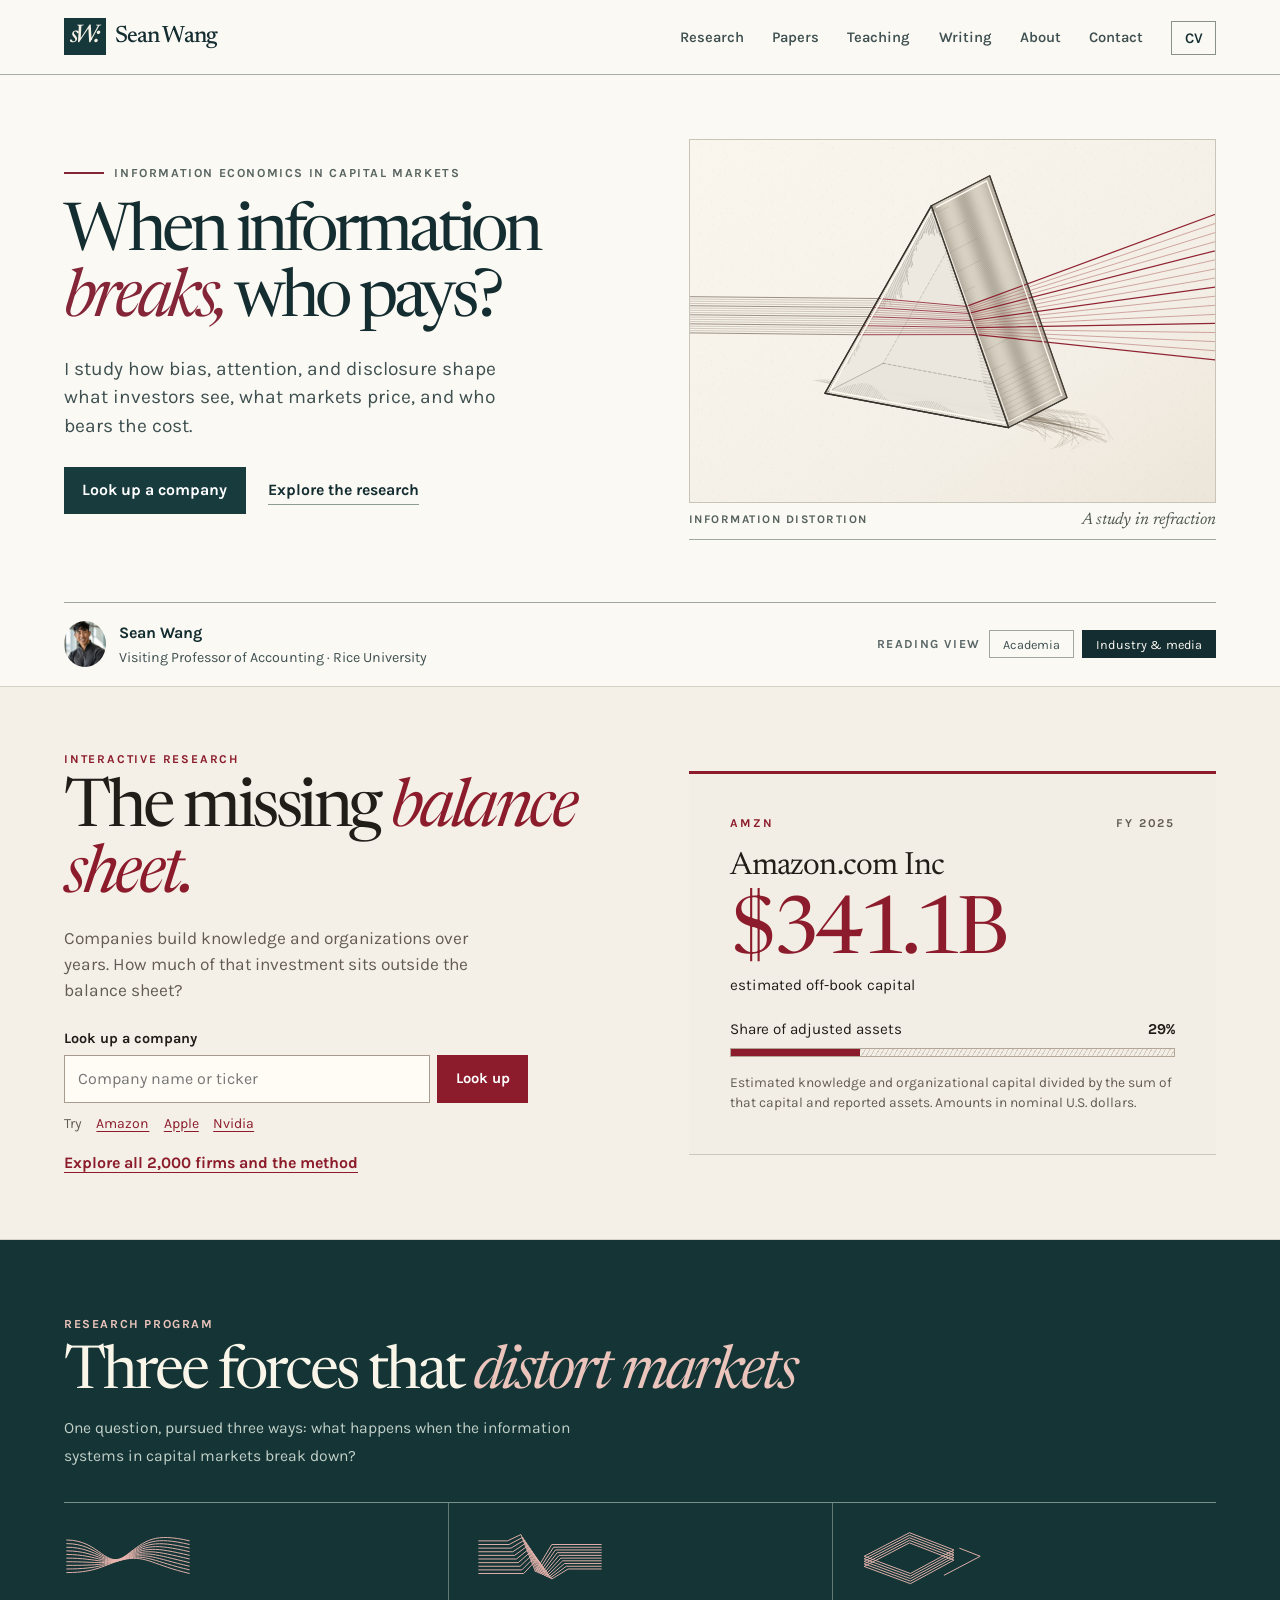
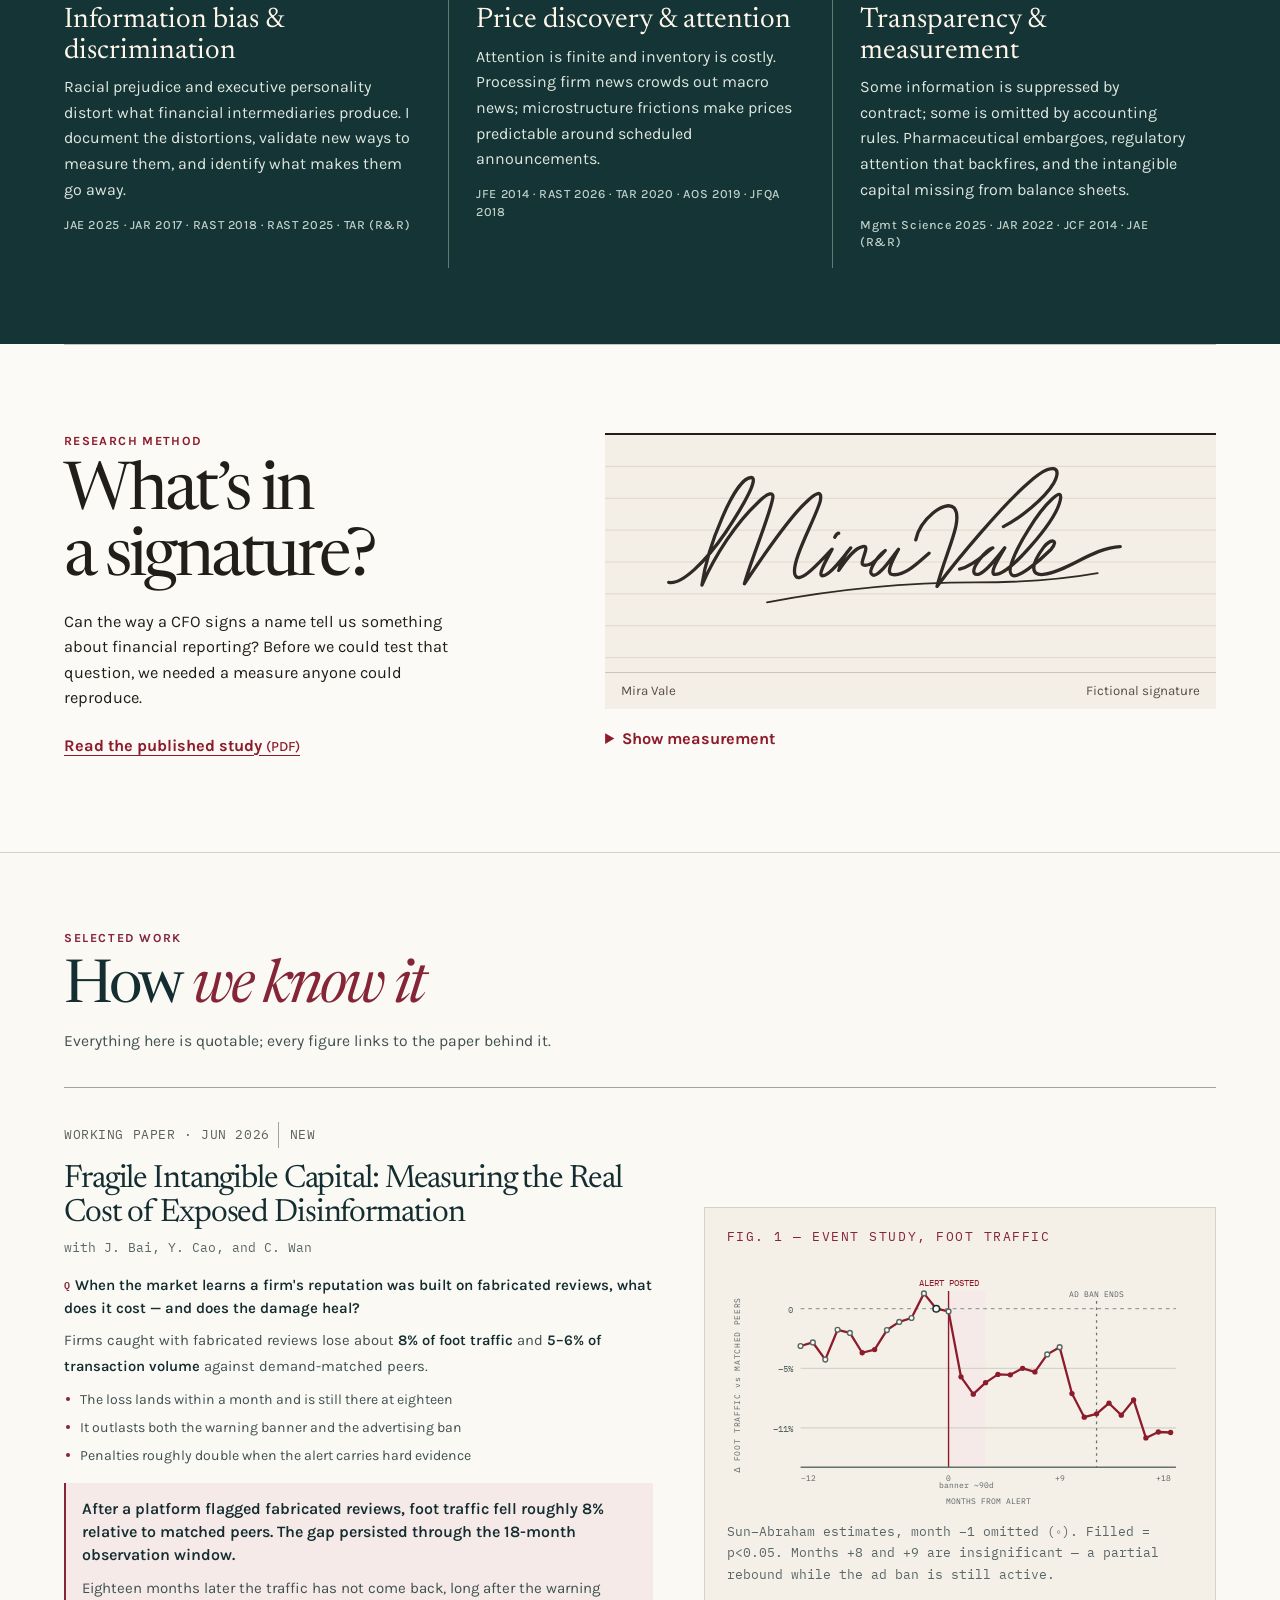
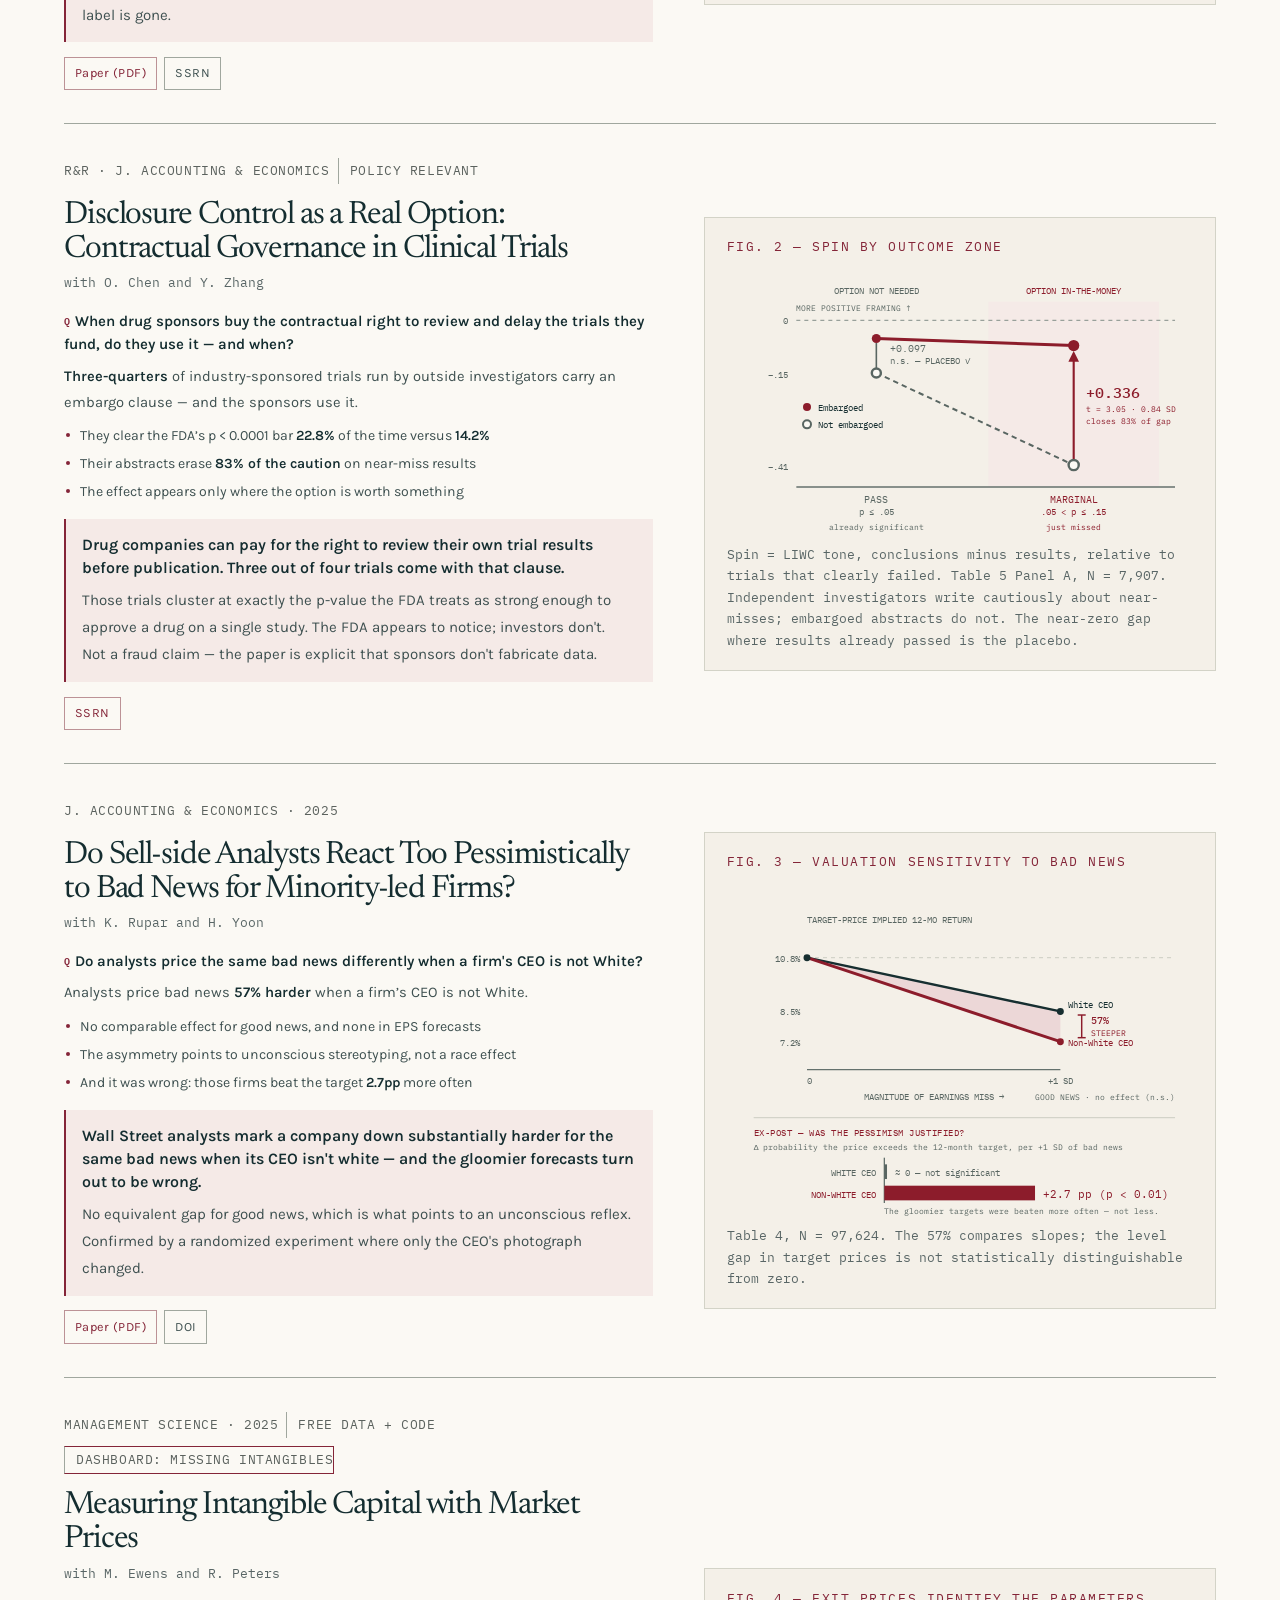
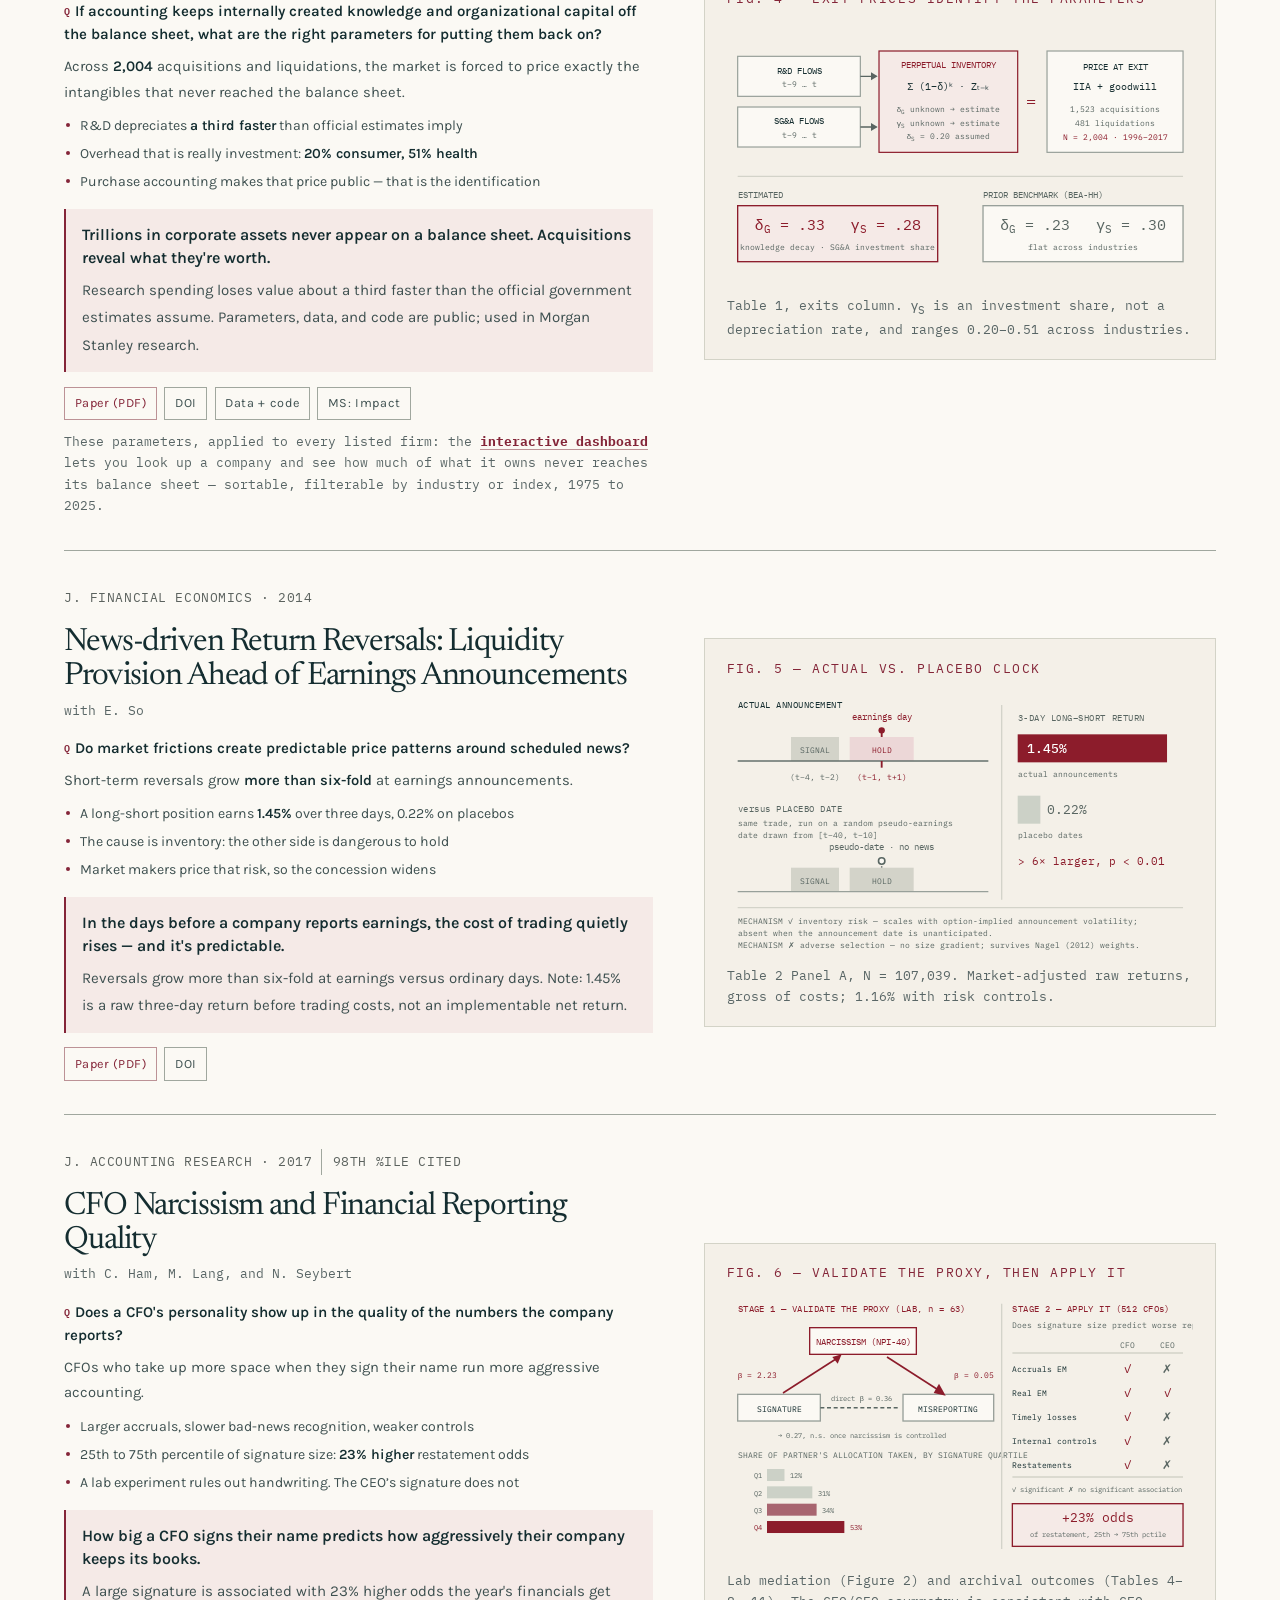
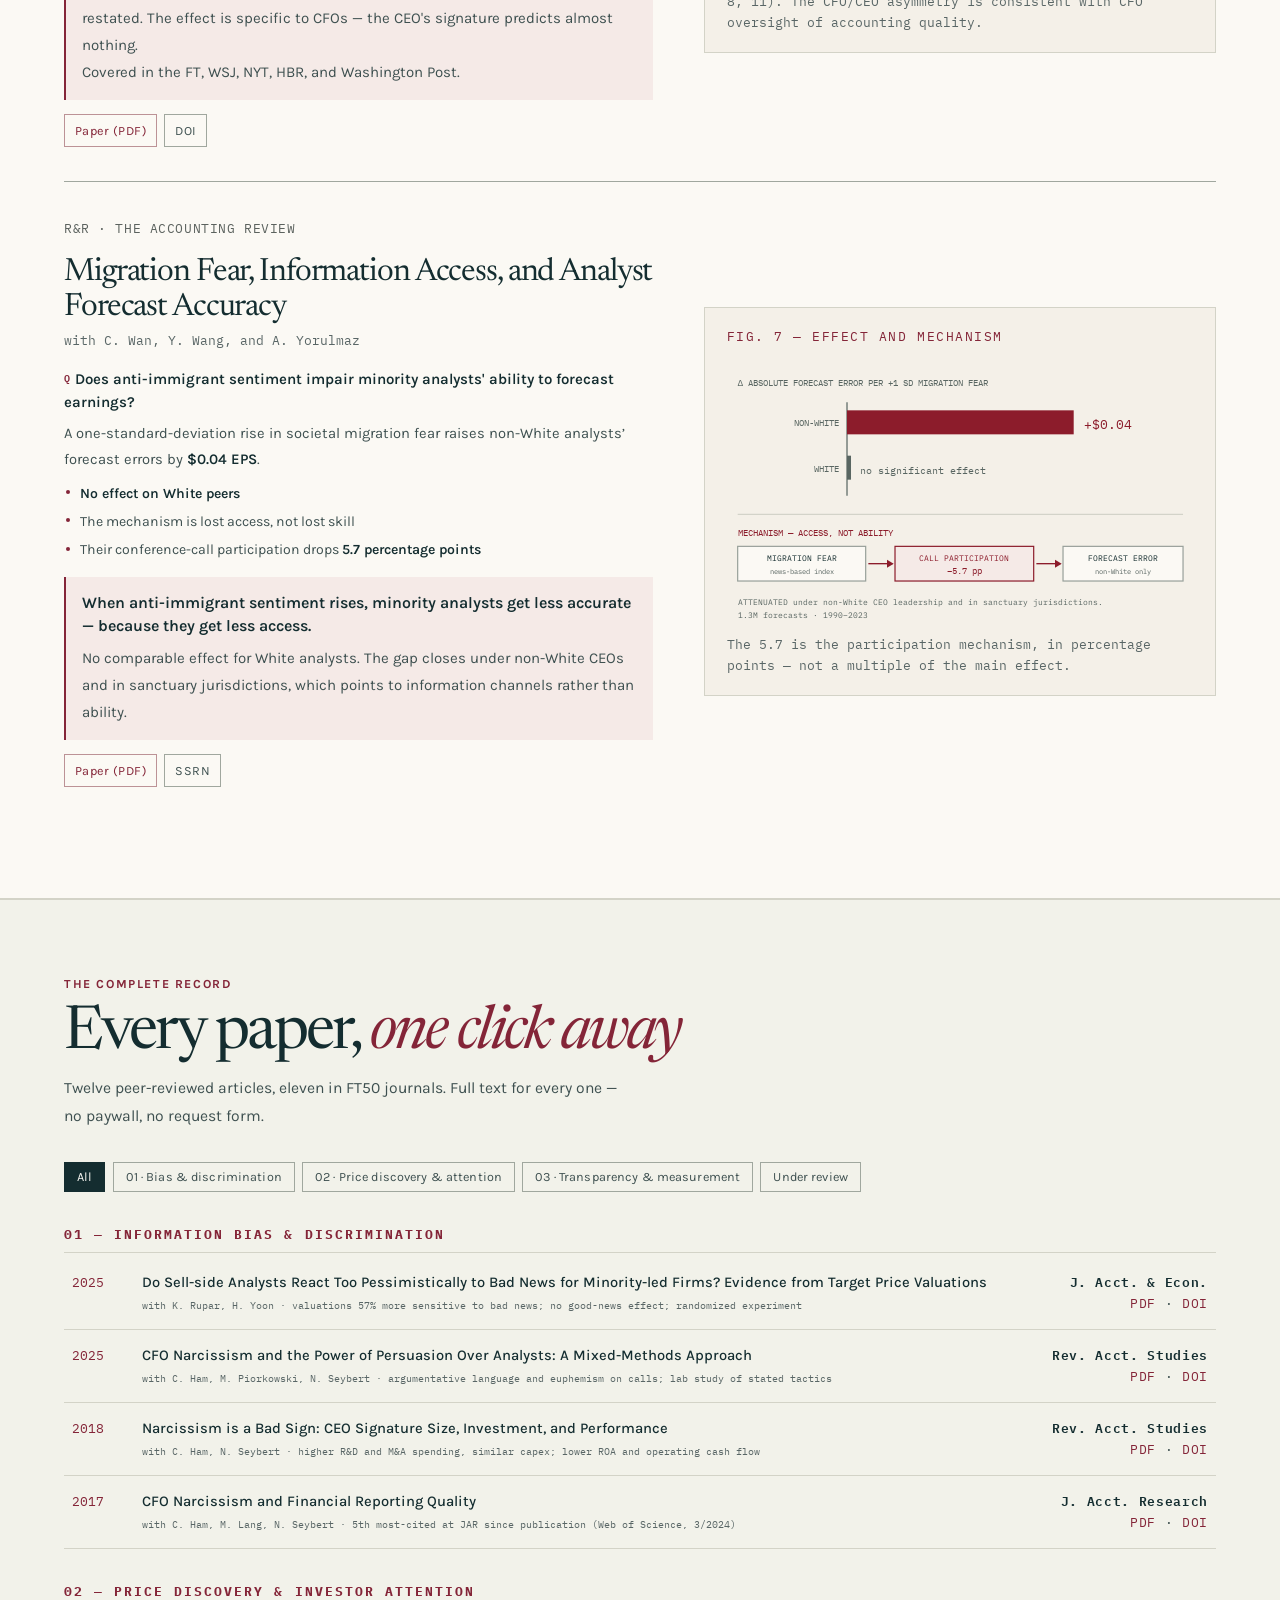
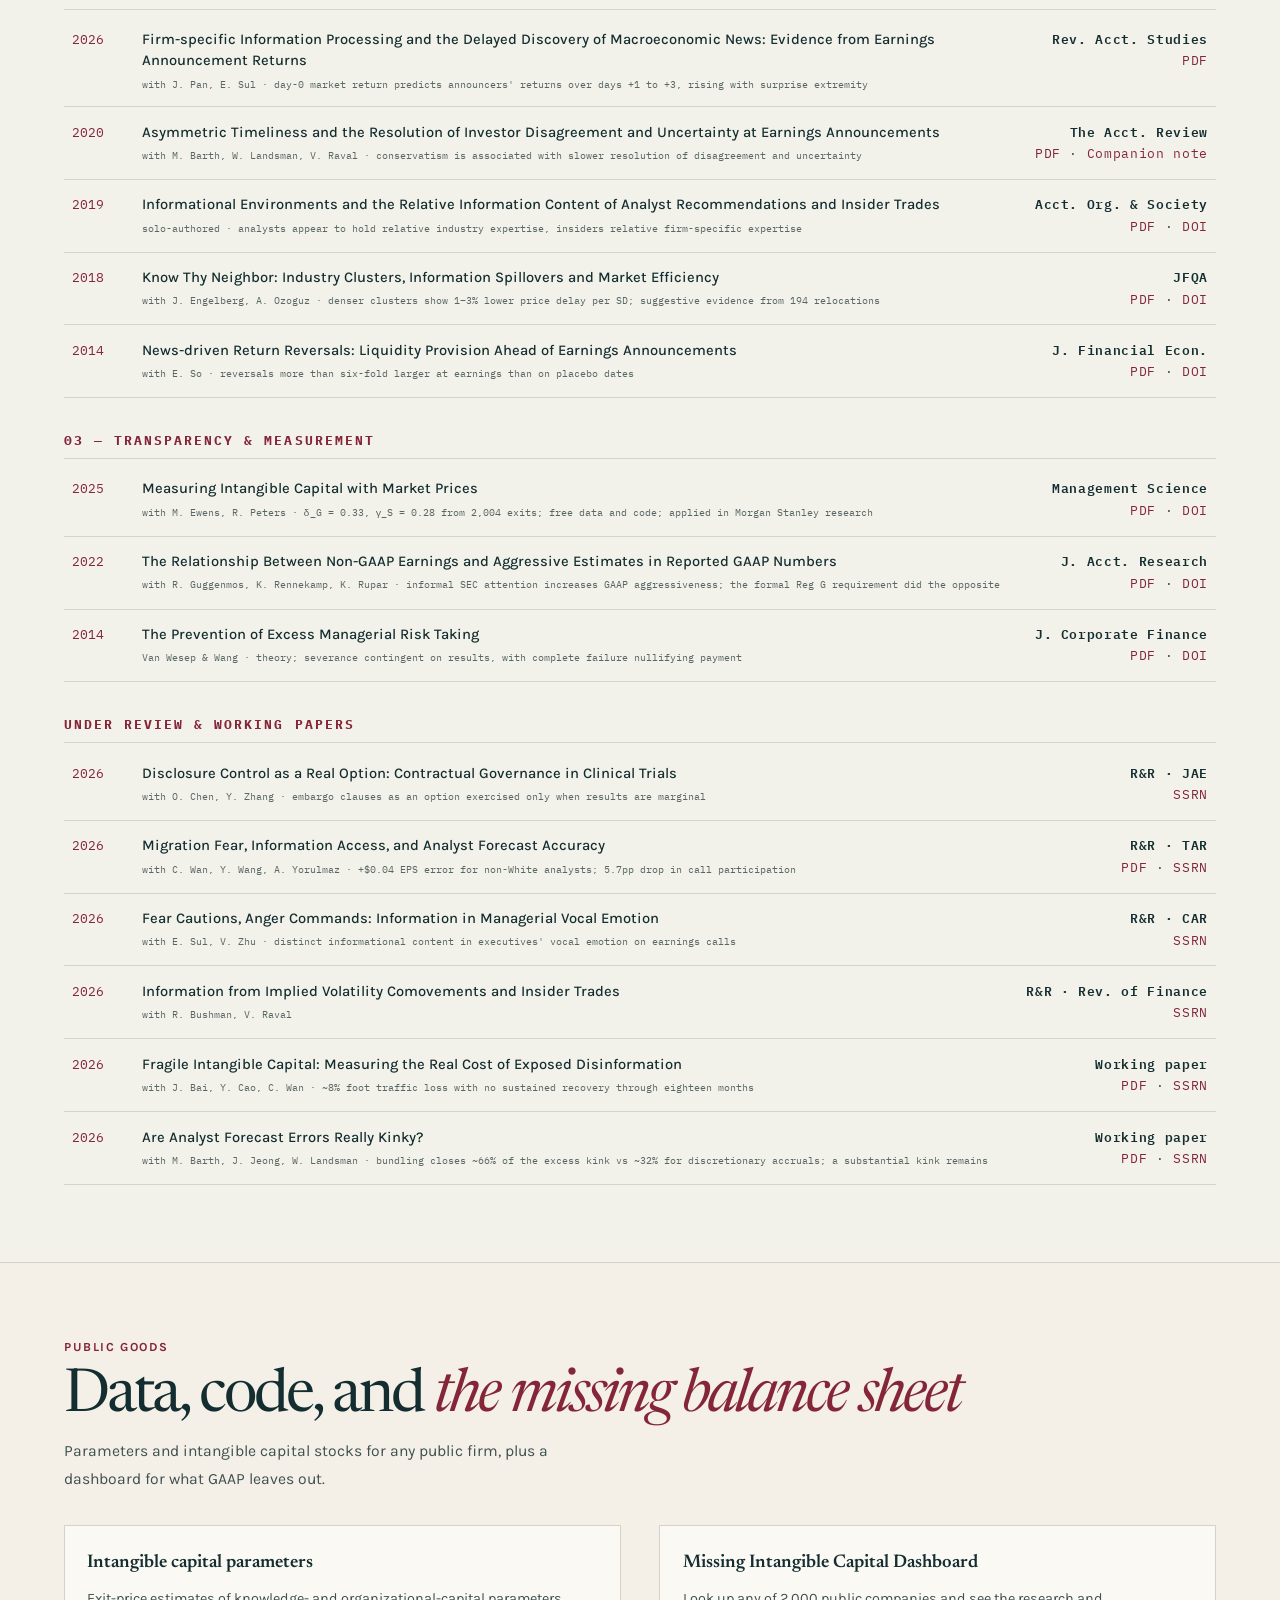
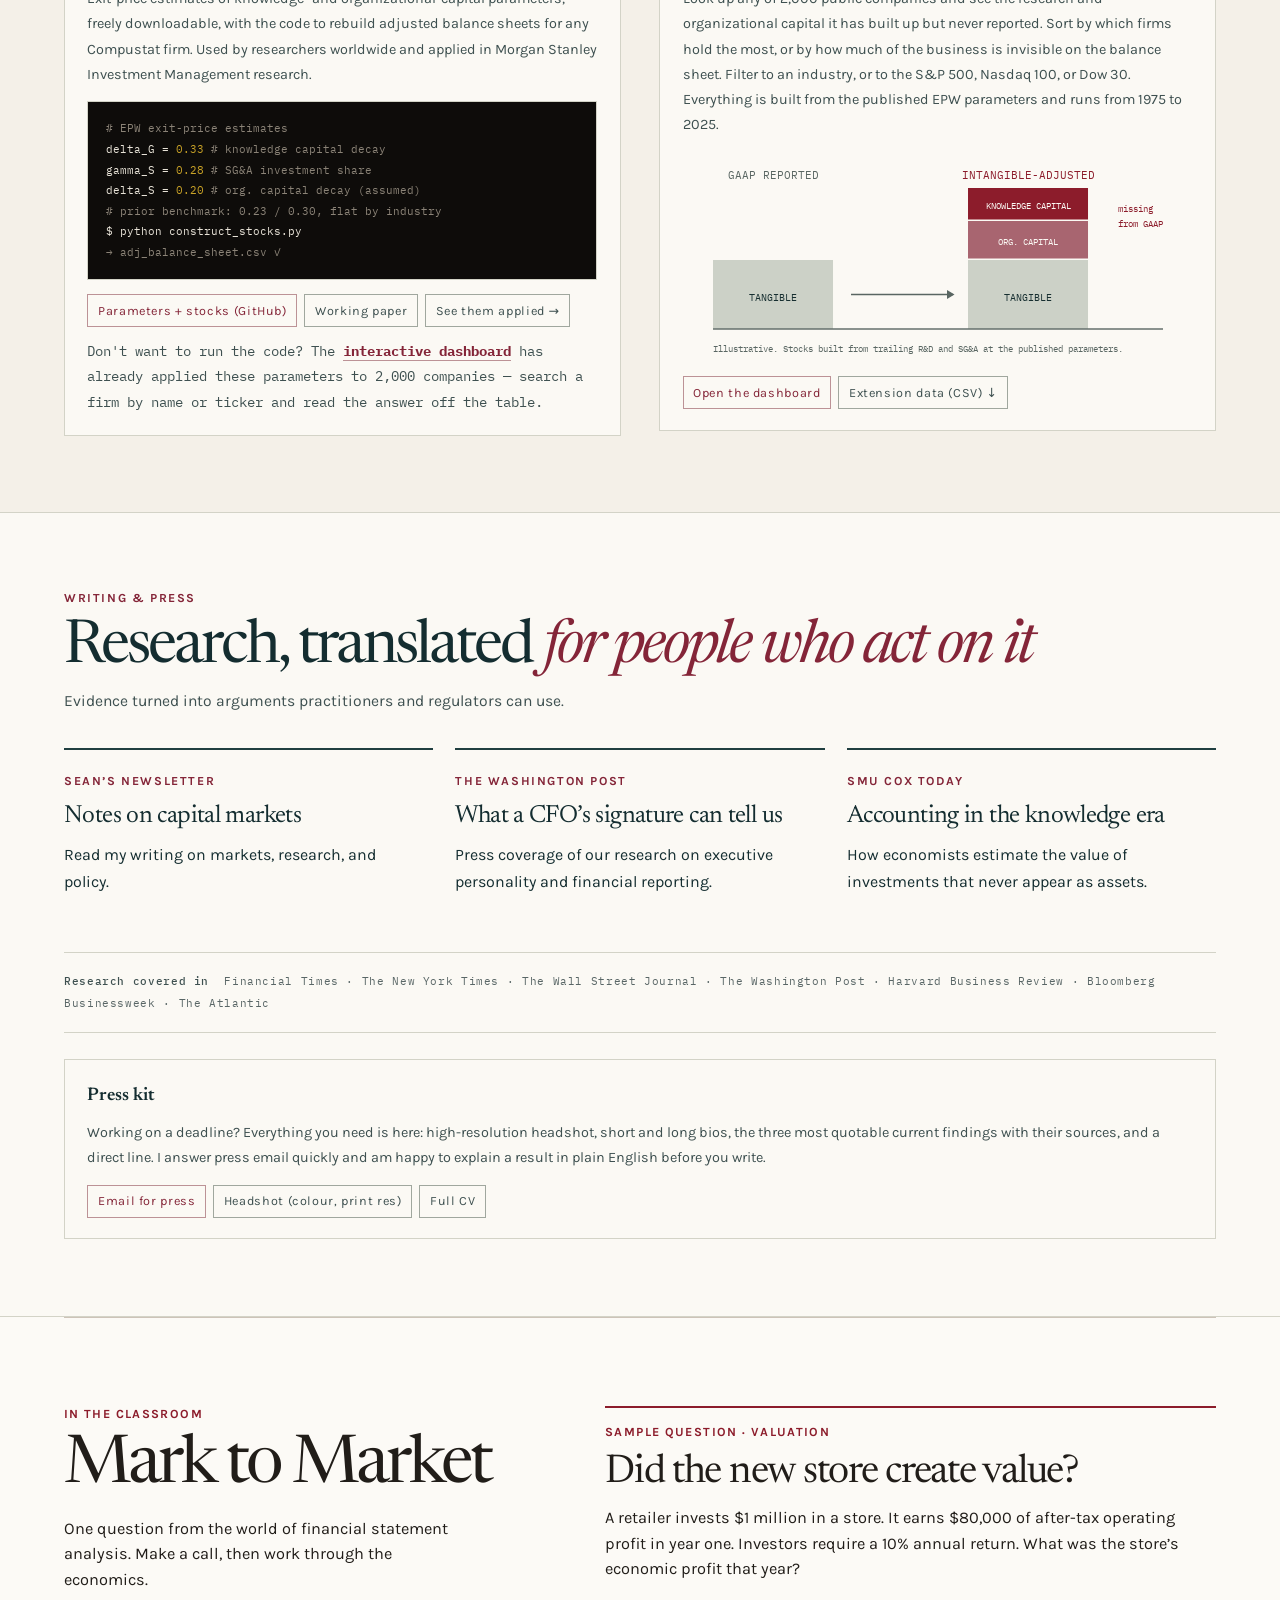
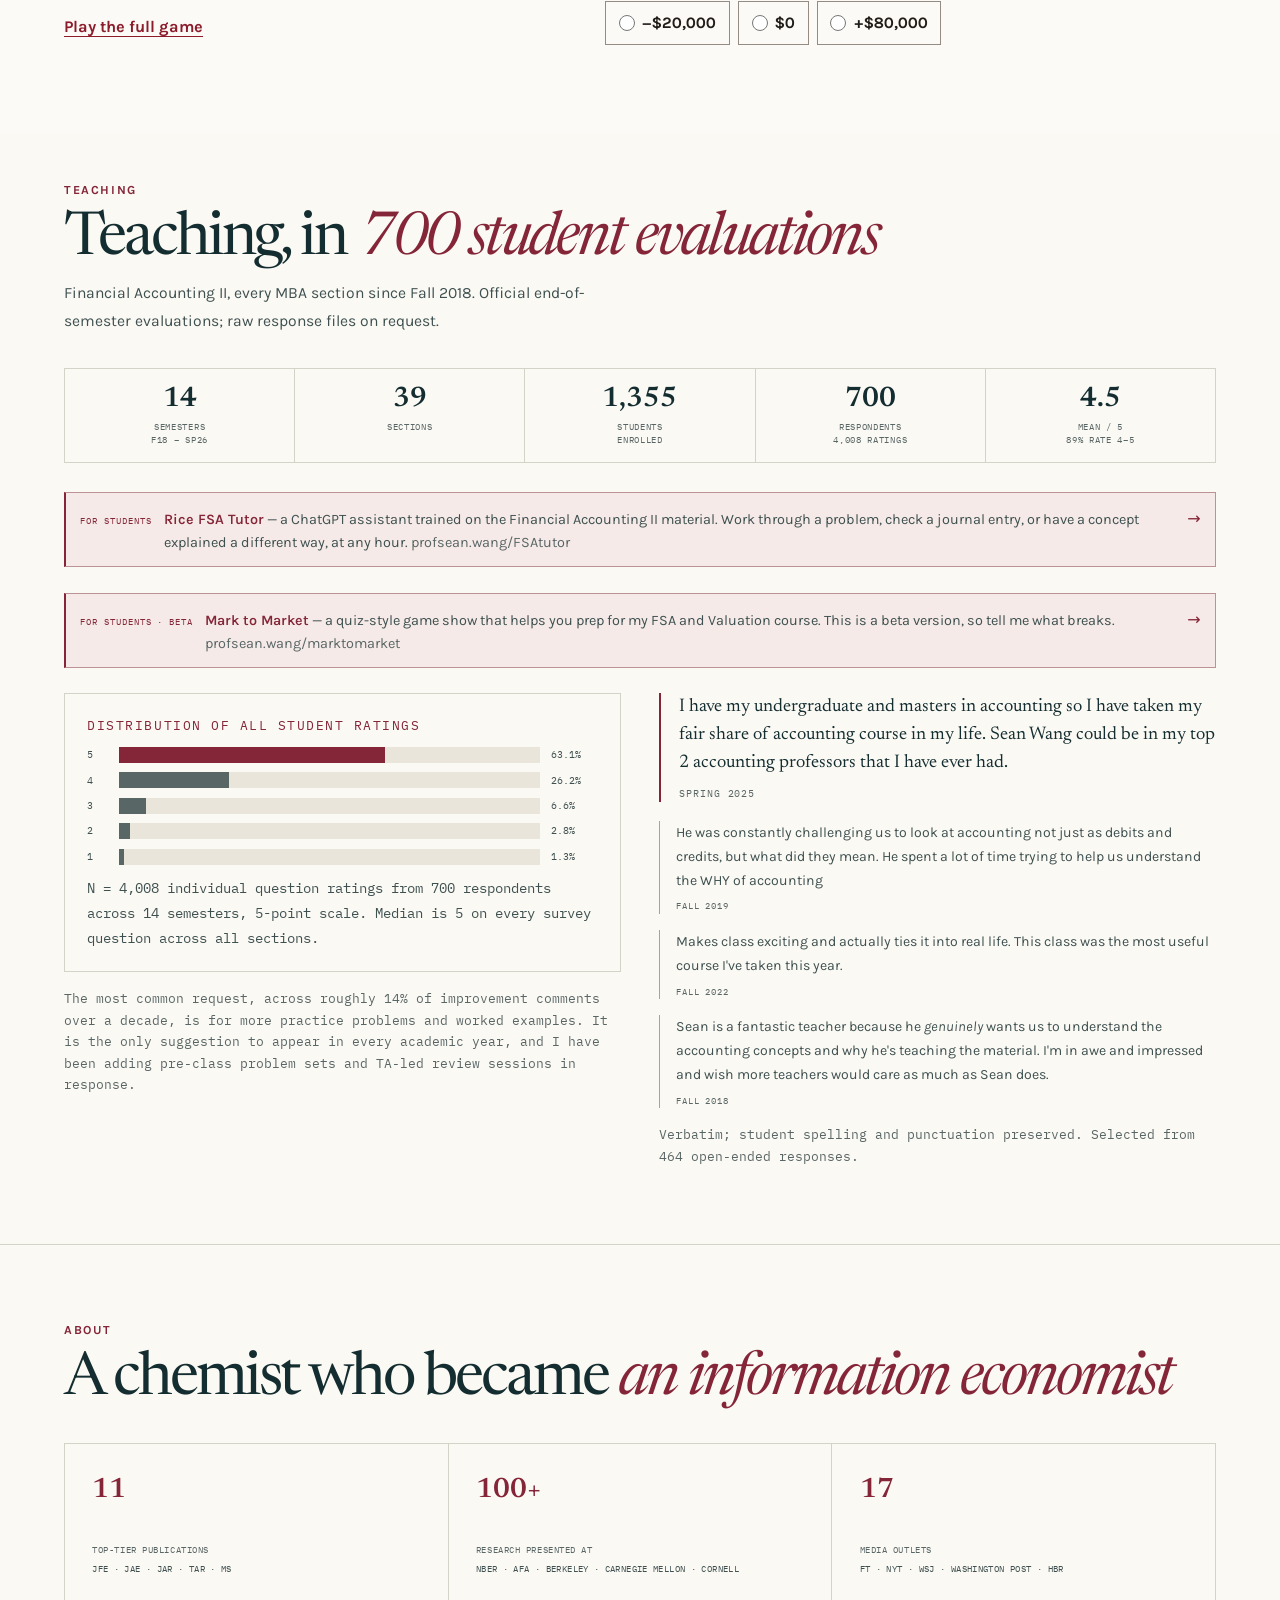
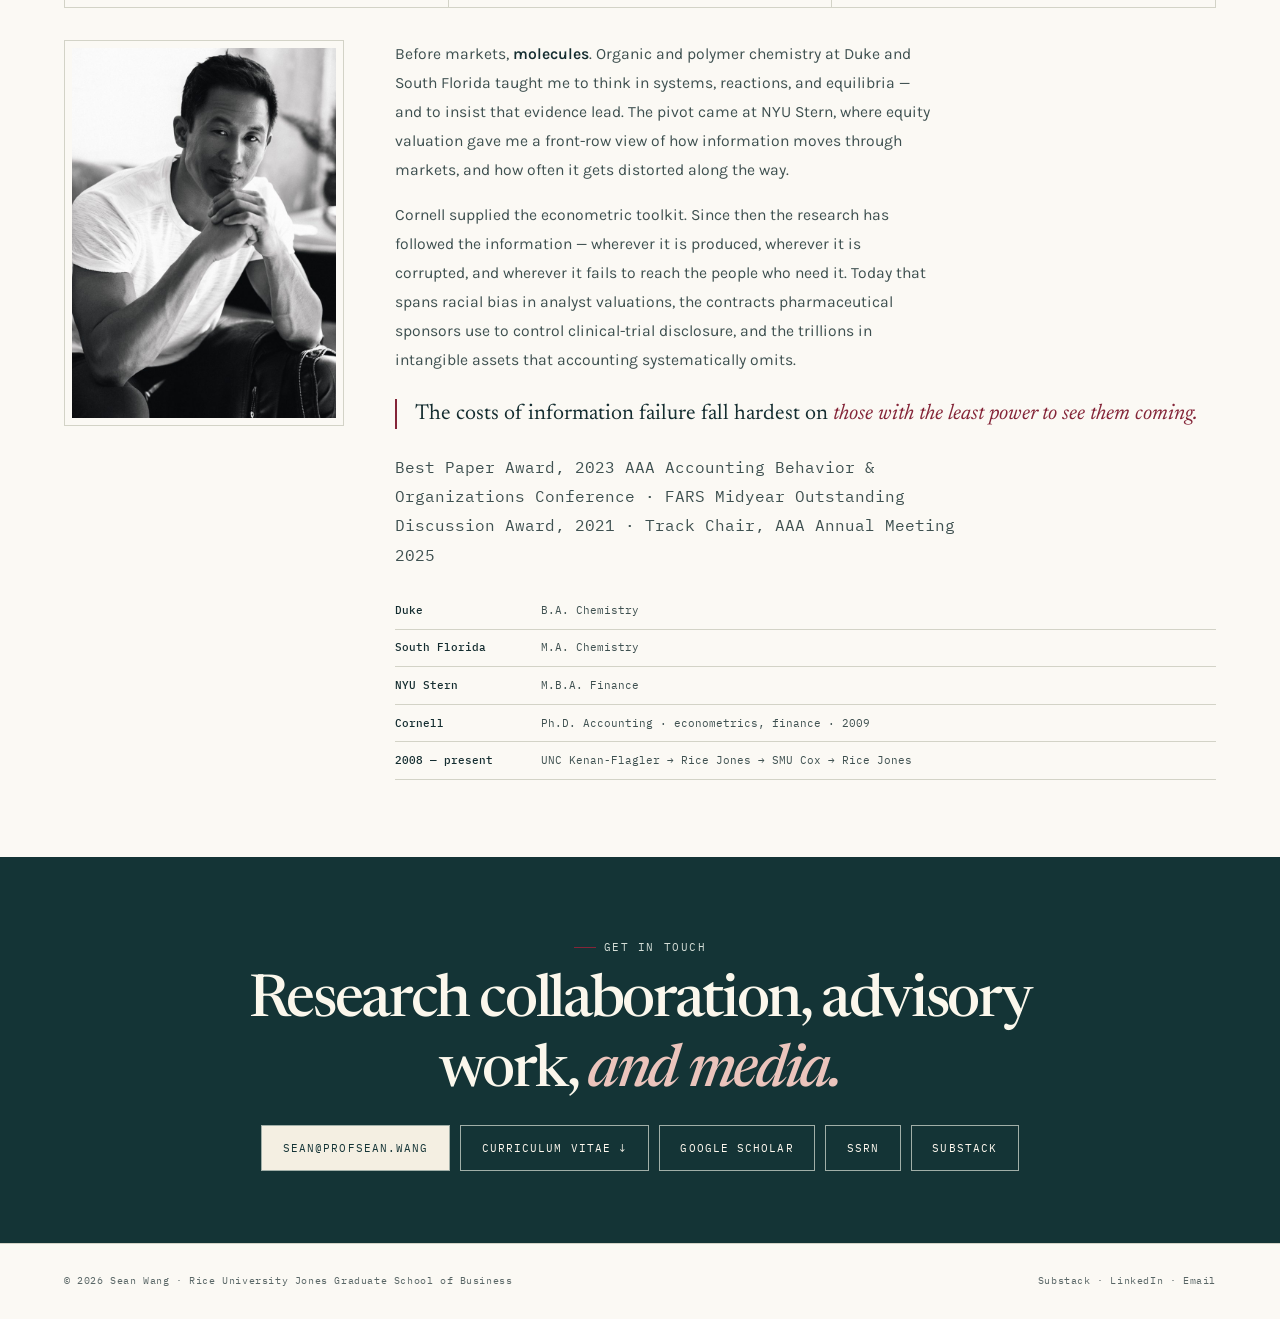
<file: design-preview.html>
<!DOCTYPE html>
<html lang="en">
<head>
<meta charset="UTF-8">
<meta name="robots" content="noindex,follow"><meta name="viewport" content="width=device-width, initial-scale=1.0">
<title>Sean Wang — Information Economics in Capital Markets</title>
<meta name="description" content="Sean Wang studies information economics in capital markets: bias in analyst research, price discovery and investor attention, and the measurement of what accounting leaves off the balance sheet. Publications in JFE, JAE, JAR, TAR, and Management Science.">
<meta name="keywords" content="Sean Wang, accounting professor, information economics, analyst bias, intangible capital, clinical trial disclosure, price discovery, capital markets, CFO narcissism">
<meta name="author" content="Sean Wang">
<link rel="canonical" href="https://profsean.wang/">

<meta property="og:title" content="Sean Wang — When information breaks, who pays?">
<meta property="og:description" content="Information economics in capital markets — bias in analyst research, price discovery, and the assets accounting can't see. Twelve peer-reviewed papers in JFE, JAE, JAR, TAR, and Management Science.">
<meta property="og:type" content="profile">
<meta property="og:url" content="https://profsean.wang/">
<meta property="og:image" content="https://profsean.wang/headshot-rice.jpg">
<meta property="og:image:alt" content="Sean Wang">
<meta property="og:site_name" content="Sean Wang">
<meta property="profile:first_name" content="Sean">
<meta property="profile:last_name" content="Wang">

<meta name="twitter:card" content="summary_large_image">
<meta name="twitter:title" content="Sean Wang — When information breaks, who pays?">
<meta name="twitter:description" content="Information economics in capital markets — bias in analyst research, price discovery, and the assets accounting can't see.">
<meta name="twitter:image" content="https://profsean.wang/headshot-rice.jpg">

<link rel="icon" href="data:image/svg+xml,%3Csvg xmlns='http://www.w3.org/2000/svg' viewBox='0 0 64 64'%3E%3Crect width='64' height='64' fill='%23ffffff'/%3E%3Ctext x='32' y='44' font-family='monospace' font-size='30' font-weight='600' fill='%23b42a24' text-anchor='middle'%3EsW%3C/text%3E%3C/svg%3E">

<script type="application/ld+json">
{
  "@context": "https://schema.org",
  "@type": "ProfilePage",
  "mainEntity": {
    "@type": "Person",
    "name": "Sean Wang",
    "givenName": "Sean",
    "familyName": "Wang",
    "url": "https://profsean.wang",
    "image": "https://profsean.wang/headshot-rice.jpg",
    "email": "Sean@profsean.wang",
    "jobTitle": "Professor of Accounting",
    "worksFor": {
      "@type": "Organization",
      "name": "Rice University Jones Graduate School of Business",
      "url": "https://business.rice.edu"
    },
    "alumniOf": [
      {"@type": "CollegeOrUniversity", "name": "Cornell University"},
      {"@type": "CollegeOrUniversity", "name": "New York University Stern School of Business"},
      {"@type": "CollegeOrUniversity", "name": "University of South Florida"},
      {"@type": "CollegeOrUniversity", "name": "Duke University"}
    ],
    "knowsAbout": ["Information Economics","Analyst Forecast Bias","Price Discovery","Intangible Capital Measurement","Clinical Trial Disclosure","Earnings Quality","Executive Narcissism"],
    "sameAs": [
      "https://scholar.google.com/citations?user=fUc4WKwAAAAJ",
      "https://papers.ssrn.com/sol3/cf_dev/AbsByAuth.cfm?per_id=577565",
      "https://www.linkedin.com/in/sean-wang-1801774a/",
      "https://profseanwang.substack.com"
    ]
  }
}
</script>

<link rel="preconnect" href="https://fonts.googleapis.com">
<link rel="preconnect" href="https://fonts.gstatic.com" crossorigin>
<link href="https://fonts.googleapis.com/css2?family=Newsreader:ital,opsz,wght@0,6..72,300;0,6..72,400;0,6..72,500;0,6..72,600;1,6..72,400;1,6..72,500&amp;family=Karla:wght@300;400;500;600;700&amp;family=IBM+Plex+Mono:wght@400;500&amp;display=swap" rel="stylesheet">

<style>
:root{
  --paper:#ffffff; --inset:#faf7f1; --inset2:#f4efe4; --band:#fbfaf7;
  --ink:#1a1714; --ink2:#575046; --ink3:#8b8377;
  --red:#b42a24; --red-ui:#c43a32; --red-tint:rgba(180,42,36,0.07); --red-tint2:rgba(180,42,36,0.13);
  --red-frame:rgba(180,42,36,0.32);
  --rule:rgba(26,23,20,0.11); --rule2:rgba(26,23,20,0.22); --rule3:rgba(180,42,36,0.25);
  --serif:'Newsreader',Georgia,serif; --sans:'Karla',system-ui,sans-serif; --mono:'IBM Plex Mono',ui-monospace,monospace;
  --max:1180px;
  /* One value per box family, so near-identical paddings stop drifting. */
  --pad-tile:1rem .85rem; --pad-frame:7px;
  --fig-red:#b42a24; --fig-red2:rgba(180,42,36,.55); --fig-ink:#1a1714; --fig-mute:#8b8377;
  --fig-bg:#ffffff; --fig-axis:rgba(26,23,20,.45); --fig-line:rgba(26,23,20,.3);
  --fig-grid:rgba(26,23,20,.10); --fig-fill1:rgba(26,23,20,.20);
  --fig-tint:rgba(180,42,36,.07); --fig-tint2:rgba(180,42,36,.13);
  color-scheme:light;
}
html[data-theme="dark"]{
  --paper:#0e0c0a; --inset:#16130f; --inset2:#1e1a14; --band:#12100e;
  --ink:#ede8df; --ink2:#b0a898; --ink3:#7d7268;
  --red:#d4483f; --red-ui:#d43830; --red-tint:rgba(212,72,63,.10); --red-tint2:rgba(212,72,63,.18);
  --red-frame:rgba(212,72,63,.38);
  --rule:rgba(255,255,255,.09); --rule2:rgba(255,255,255,.20); --rule3:rgba(212,72,63,.35);
  --fig-red:#d4483f; --fig-red2:rgba(212,72,63,.55); --fig-ink:#ede8df; --fig-mute:#8f8778;
  --fig-bg:#16130f; --fig-axis:rgba(237,232,223,.42); --fig-line:rgba(237,232,223,.28);
  --fig-grid:rgba(237,232,223,.11); --fig-fill1:rgba(237,232,223,.20);
  --fig-tint:rgba(212,72,63,.12); --fig-tint2:rgba(212,72,63,.20);
  color-scheme:dark;
}
*{margin:0;padding:0;box-sizing:border-box}
html{scroll-behavior:smooth;-webkit-text-size-adjust:100%}
body{background:var(--paper);color:var(--ink);transition:background-color .35s ease,color .35s ease;font-family:var(--sans);font-weight:400;line-height:1.7;-webkit-font-smoothing:antialiased}
a{color:inherit;text-decoration:none}
::selection{background:var(--red);color:#fff}
:focus-visible{outline:2px solid var(--red);outline-offset:3px}
.wrap{max-width:var(--max);margin:0 auto;padding:0 clamp(20px,4vw,56px)}
.mono{font-family:var(--mono)}
.sr{position:absolute;width:1px;height:1px;overflow:hidden;clip-path:inset(50%)}

/* ---------- nav ---------- */
header{position:sticky;top:0;z-index:80;background:color-mix(in srgb, var(--paper) 90%, transparent);backdrop-filter:blur(10px);border-bottom:1px solid var(--rule)}
.nav{display:flex;align-items:center;gap:1rem;padding:.75rem 0}
.n-left{order:1;margin-right:auto}
nav{order:2}
.burger{order:4}
.n-left{display:flex;align-items:center;gap:.55rem}
.n-left:hover .n-name{color:var(--red)}
.n-mark{font-family:var(--mono);font-size:.72rem;font-weight:600;color:var(--red);padding:.22rem .38rem;border:1.5px solid var(--rule3);white-space:nowrap}
.n-name{font-size:.88rem;font-weight:600;letter-spacing:.03em}
nav ul{display:flex;gap:clamp(.85rem,1.5vw,1.35rem);list-style:none;align-items:center}
nav a{font-size:.72rem;text-transform:uppercase;letter-spacing:.13em;font-weight:500;color:var(--ink2)}
nav a:hover{color:var(--red)}
.nav-cv{border:1px solid var(--rule3);padding:.3rem .6rem;color:var(--red)!important}
/* Data and Dashboard are both intangible-capital resources. One small label
   brackets them so the relationship is visible without a second nav row. */
/* Boxed = something you use (Dashboard, CV). Plain = a section you scroll to.
   Same box as .nav-cv so the pattern is legible rather than decorative. */
.nav-tool{border:1px solid var(--rule3);padding:.3rem .6rem;color:var(--red)!important}
.nav-tool:hover{background:var(--red-tint);border-color:var(--red)}
.nav-tool[aria-current="page"]{background:var(--red-tint);border-color:var(--red)}
.burger{display:none;background:none;border:1px solid var(--rule2);padding:.4rem .55rem;cursor:pointer;font-family:var(--mono);font-size:.7rem;color:var(--ink2)}

/* ---------- register toggle ---------- */
.reg{display:flex;align-items:center;gap:.5rem;flex-wrap:wrap}
.reg-lbl{font-family:var(--mono);font-size:.64rem;letter-spacing:.1em;color:var(--ink3);text-transform:uppercase}
.seg{font-family:var(--mono);font-size:.68rem;letter-spacing:.06em;padding:.34rem .8rem;border:1px solid var(--rule2);background:var(--paper);color:var(--ink2);cursor:pointer;transition:.2s}
.seg:hover{border-color:var(--red)}
.seg[aria-pressed="true"]{background:var(--ink);color:var(--paper);border-color:var(--ink)}
html[data-theme="dark"] .seg[aria-pressed="true"]{background:var(--red);color:#fff;border-color:var(--red)}
body:not(.newsroom) .r-news{display:none}
body.newsroom .r-acad{display:none}

/* ---------- hero ---------- */
.hero{padding:clamp(3rem,7vw,5.5rem) 0 clamp(2rem,4vw,3rem)}
.eyebrow{font-family:var(--mono);font-size:.68rem;letter-spacing:.14em;text-transform:uppercase;color:var(--ink3);display:flex;align-items:center;gap:.5rem}
.eyebrow::before{content:"";width:22px;height:1px;background:var(--red)}
.hero h1{font-family:var(--serif);font-size:clamp(2.3rem,5.4vw,3.8rem);font-weight:500;line-height:1.1;margin:1.1rem 0 0;max-width:17ch;letter-spacing:-.01em}
.hero h1 em{font-style:italic;color:var(--red);font-weight:400}
.hero-grid{display:grid;grid-template-columns:148px minmax(0,1.15fr) minmax(0,1.05fr);gap:clamp(1.1rem,2.6vw,2.2rem);align-items:stretch;margin-top:1.6rem}
/* Headshot: swap the img src in the hero to headshot-rice-bw.jpg to go back to
   black and white. --red-frame is the brand crimson at low opacity, so the
   frame reads as brand without competing with the crimson in the headline. */
.hero-photo{border:1.5px solid var(--red-frame);background:var(--paper);align-self:stretch;position:relative;overflow:hidden;min-height:9rem}
.hero-photo img{position:absolute;inset:5px;width:calc(100% - 10px);height:calc(100% - 10px);object-fit:cover;object-position:center 18%;display:block}
html[data-theme="dark"] .hero-photo img{filter:brightness(.88) contrast(1.04)}
@media(max-width:900px){.hero-grid{grid-template-columns:120px minmax(0,1fr);align-items:start}.hero-photo{grid-row:1;align-self:start;min-height:0;aspect-ratio:4/5}}
.hero p.lede{font-size:1.05rem;color:var(--ink2);line-height:1.8;max-width:46ch}
.lede-now{display:inline-block;margin-top:.7rem;font-size:.88rem;color:var(--ink3)}
/* Sits below the hero grid, full width, so it cannot disturb the three-column
   photo / lede / stats layout. */
.hero-tool{display:flex;align-items:baseline;gap:.75rem;margin:1.4rem 0 0;padding:.75rem .9rem;
  border:1px solid var(--rule3);border-left:2.5px solid var(--red);background:var(--red-tint);
  text-decoration:none;transition:.2s}
.hero-tool:hover{background:var(--red-tint2)}
.hero-tool .ht-lbl{font-family:var(--mono);font-size:.58rem;letter-spacing:.1em;text-transform:uppercase;color:var(--red);flex:none}
.hero-tool .ht-body{font-size:.9rem;line-height:1.6;color:var(--ink2)}
.hero-tool .ht-body b{color:var(--red);font-weight:600}
.hero-tool .ht-go{margin-left:auto;color:var(--red);flex:none}
@media(max-width:640px){.hero-tool{flex-wrap:wrap;gap:.4rem}.hero-tool .ht-go{display:none}}
.hero p.lede b{color:var(--ink);font-weight:600}
.hs{display:grid;grid-template-columns:repeat(3,1fr);gap:1px;background:var(--rule);border:1px solid var(--rule)}
.hs div{background:var(--paper);padding:var(--pad-tile);display:flex;flex-direction:column;justify-content:flex-start}
.hs .v{font-family:var(--serif);font-size:1.75rem;font-weight:600;color:var(--red);line-height:1}
.hs .k{font-family:var(--mono);font-size:.58rem;letter-spacing:.06em;color:var(--ink3);margin-top:.45rem;line-height:1.45;text-transform:uppercase}
.hs .kk{display:inline-block;margin-top:.3rem;color:var(--ink2);letter-spacing:.04em}
.hs-lnk{display:block;color:inherit}
.hs-lnk:hover .v{color:var(--red-ui)}
.hs-lnk:hover .k{color:var(--ink2)}
.reg-bar{display:flex;justify-content:space-between;align-items:center;gap:1rem;margin-top:2.2rem;padding-top:1rem;border-top:1px solid var(--rule);flex-wrap:wrap}
.reg-note{font-family:var(--mono);font-size:.66rem;color:var(--ink3);letter-spacing:.02em}

/* ---------- sections ---------- */
section{padding:clamp(3rem,6vw,5rem) 0}
.band{background:var(--band);border-top:1px solid var(--rule);border-bottom:1px solid var(--rule)}
.so{font-family:var(--mono);font-size:.7rem;letter-spacing:.14em;text-transform:uppercase;color:var(--red);margin-bottom:.7rem}
.st{font-family:var(--serif);font-size:clamp(1.7rem,3.2vw,2.5rem);font-weight:500;line-height:1.15;margin-bottom:.5rem;letter-spacing:-.01em}
.st em{font-style:italic;color:var(--red)}
.sd{font-size:.98rem;color:var(--ink2);line-height:1.8;max-width:62ch}
.shead{margin-bottom:2.4rem}

/* ---------- dossier ---------- */
.dos{border:1px solid var(--rule);background:var(--paper);margin-bottom:1.6rem}
.dos-top{display:grid;grid-template-columns:minmax(0,1fr) minmax(0,420px);gap:0}
@media(max-width:900px){.dos-top{grid-template-columns:1fr}}
.dos-body{padding:1.6rem 1.7rem}
.dos-meta{display:flex;gap:.5rem;align-items:center;flex-wrap:wrap;margin-bottom:.85rem}
.pill{font-family:var(--mono);font-size:.58rem;letter-spacing:.1em;text-transform:uppercase;padding:.26rem .6rem;border:1px solid var(--rule2);color:var(--ink2)}
.pill.pub{background:var(--ink);color:var(--paper);border-color:var(--ink)}
html[data-theme="dark"] .pill.pub{background:var(--inset2);color:var(--ink);border-color:var(--rule2)}
.pill.rr{background:var(--red);color:#fff;border-color:var(--red)}
.pill.acc{background:var(--red-tint);color:var(--red);border-color:var(--rule3)}
/* Same red shading as .acc, heavier rectangle, and it is a link rather than a label. */
.pill.tool{background:var(--red-tint);color:var(--red);border:1.5px solid var(--red);text-decoration:none;transition:.2s}
.pill.tool:hover{background:var(--red);color:#fff}
/* Inline "interactive dashboard" links inside caption text. */
.tool-lk{color:var(--red);font-weight:700;text-decoration:none;border-bottom:1px solid var(--rule3)}
.tool-lk:hover{border-bottom-color:var(--red)}
.dos h3{font-family:var(--serif);font-size:clamp(1.15rem,2vw,1.42rem);font-weight:600;line-height:1.28;margin-bottom:.35rem}
.dos .with{font-family:var(--mono);font-size:.66rem;color:var(--ink3);margin-bottom:1rem}
.qa{margin-bottom:.9rem}
.qa .q{font-size:.94rem;font-weight:600;line-height:1.55;margin-bottom:.45rem}
.qa .q::before{content:"Q";font-family:var(--mono);font-size:.62rem;color:var(--red);margin-right:.55em;vertical-align:.12em}
.qa .a{font-size:.92rem;color:var(--ink2);line-height:1.75}
/* Lead sentence carries the finding; bullets carry the support. */
.qa .a .lead{margin-bottom:.55rem}
.qa .a ul{list-style:none;margin:0;padding:0}
.qa .a li{position:relative;padding-left:1rem;margin-bottom:.3rem;font-size:.88rem;line-height:1.65}
.qa .a li::before{content:"";position:absolute;left:.1rem;top:.62em;width:4px;height:4px;border-radius:50%;background:var(--red)}
.qa .a li:last-child{margin-bottom:0}
.qa .a b{color:var(--ink);font-weight:600}
/* Closed by default: 64-129 words of design detail per card is the right
   content for a referee and dead weight for everyone else. */
.ident{border-top:1px dashed var(--rule2);padding-top:.75rem;margin-top:.9rem}
.ident>summary{font-family:var(--mono);font-size:.62rem;letter-spacing:.08em;text-transform:uppercase;
  color:var(--ink3);cursor:pointer;list-style:none;display:flex;align-items:center;gap:.4rem}
.ident>summary::-webkit-details-marker{display:none}
.ident>summary::after{content:"+";font-size:.85rem;line-height:1;color:var(--red)}
.ident[open]>summary::after{content:"\2212"}
.ident>summary:hover{color:var(--red)}
.ident-body{font-family:var(--mono);font-size:.64rem;color:var(--ink3);line-height:1.85;margin-top:.6rem}
.ident b{color:var(--ink2);font-weight:500}
.links{display:flex;gap:.45rem;flex-wrap:wrap;margin-top:.9rem}
.lk{font-family:var(--mono);font-size:.63rem;letter-spacing:.05em;border:1px solid var(--rule2);padding:.3rem .6rem;color:var(--ink2);transition:.2s}
.lk:hover{border-color:var(--red);color:var(--red)}
.lk.pri{border-color:var(--rule3);color:var(--red)}
.fig-cell{border-left:1px solid var(--rule);background:var(--inset);padding:1.1rem .95rem;display:flex;flex-direction:column;justify-content:center;cursor:pointer;display:block;transition:.2s}
a.fig-cell:hover{background:var(--red-tint)}
a.fig-cell:hover .fig-lbl{color:var(--red)}
@media(max-width:900px){.fig-cell{border-left:none;border-top:1px solid var(--rule)}}
.fig-lbl{font-family:var(--mono);font-size:.58rem;letter-spacing:.12em;text-transform:uppercase;color:var(--red);margin-bottom:.6rem}
.fig-cap{font-family:var(--mono);font-size:.58rem;color:var(--ink3);line-height:1.7;margin-top:.6rem}
svg.fig{width:100%;height:auto;display:block}
svg.fig text{font-family:'IBM Plex Mono',monospace}

/* newsroom margin note */
.presskit{background:var(--red-tint);border-left:2px solid var(--red);padding:.85rem 1rem;margin-top:1rem}
.presskit .hl{font-size:1rem;font-weight:600;line-height:1.45;margin-bottom:.5rem}
.presskit .mn{font-family:var(--mono);font-size:.63rem;color:var(--ink2);line-height:1.8}

/* ---------- index ---------- */
.filters{display:flex;gap:.45rem;flex-wrap:wrap;margin-bottom:1.6rem}
.fb{font-family:var(--mono);font-size:.63rem;letter-spacing:.08em;border:1px solid var(--rule2);background:none;padding:.4rem .75rem;cursor:pointer;color:var(--ink2);transition:.2s}
.fb:hover{border-color:var(--red);color:var(--red)}
.fb[aria-pressed="true"]{background:var(--ink);color:var(--paper);border-color:var(--ink)}
html[data-theme="dark"] .fb[aria-pressed="true"]{background:var(--red);color:#fff;border-color:var(--red)}
.streamhd{font-family:var(--mono);font-size:.63rem;letter-spacing:.16em;text-transform:uppercase;color:var(--red);margin:2rem 0 .3rem;padding-bottom:.4rem;border-bottom:1px solid var(--rule)}
.rec{display:grid;grid-template-columns:52px minmax(0,1fr) auto;gap:1.1rem;align-items:baseline;padding:.85rem .5rem;border-bottom:1px solid var(--rule);transition:.2s}
.rec:hover{background:var(--inset)}
.rec .yr{font-family:var(--mono);font-size:.7rem;color:var(--red)}
.rec .ti{font-size:.92rem;font-weight:500;line-height:1.45}
.rec .sub{display:block;font-family:var(--mono);font-size:.62rem;color:var(--ink3);font-weight:400;margin-top:.3rem;line-height:1.6}
.rec .jr{font-family:var(--mono);font-size:.6rem;letter-spacing:.05em;color:var(--ink2);text-align:right;white-space:nowrap}
.rec .jr b{color:var(--ink);font-weight:600;display:block}
.rec .jr a{color:var(--red)}
@media(max-width:760px){.rec{grid-template-columns:1fr;gap:.3rem}.rec .jr{text-align:left}}

/* ---------- data ---------- */
.data-grid{display:grid;grid-template-columns:minmax(0,1fr) minmax(0,1fr);gap:clamp(1.2rem,3vw,2.4rem);align-items:start}
@media(max-width:900px){.data-grid{grid-template-columns:1fr}}
.card{border:1px solid var(--rule);background:var(--paper);padding:1.3rem 1.4rem}
.card h4{font-family:var(--serif);font-size:1.15rem;font-weight:600;margin-bottom:.5rem}
.card p{font-size:.9rem;color:var(--ink2);line-height:1.75}
.term{background:#0e0c0a;color:#e8e3d8;border:1px solid var(--rule);font-family:var(--mono);font-size:.66rem;line-height:1.95;padding:1rem 1.1rem;margin-top:.9rem;overflow-x:auto}
.term .c{color:#8b8377}
.term .g{color:#c9a227}

/* ---------- teaching ---------- */
.tstats{display:grid;grid-template-columns:repeat(5,1fr);gap:1px;background:var(--rule);border:1px solid var(--rule);margin-bottom:1.8rem}
.tstats div{background:var(--paper);padding:var(--pad-tile);text-align:center}
.tstats b{font-family:var(--serif);font-size:clamp(1.3rem,2.2vw,1.85rem);font-weight:600;display:block;line-height:1}
.tstats span{font-family:var(--mono);font-size:.55rem;letter-spacing:.08em;color:var(--ink3);display:block;margin-top:.45rem;text-transform:uppercase;line-height:1.5}
@media(max-width:760px){.tstats{grid-template-columns:repeat(2,1fr)}}
.tgrid{display:grid;grid-template-columns:minmax(0,1fr) minmax(0,1fr);gap:clamp(1.4rem,3vw,2.6rem)}
@media(max-width:900px){.tgrid{grid-template-columns:1fr}}
.hbar{display:grid;grid-template-columns:20px 1fr 46px;gap:.7rem;align-items:center;margin-bottom:.5rem;font-family:var(--mono);font-size:.64rem;color:var(--ink2)}
.hbar .tr{height:16px;background:var(--inset2);position:relative}
.hbar .fl{position:absolute;inset:0 auto 0 0;background:var(--ink3);width:var(--w)}
.streams{display:grid;grid-template-columns:repeat(3,1fr);gap:1px;background:var(--rule);border:1px solid var(--rule)}
@media(max-width:900px){.streams{grid-template-columns:1fr}}
.stream{background:var(--paper);padding:1.5rem 1.4rem;display:block;transition:.25s}
.stream:hover{background:var(--inset)}
.stream .sn{font-family:var(--mono);font-size:1.5rem;color:var(--red);line-height:1;margin-bottom:.7rem}
.stream h3{font-family:var(--serif);font-size:1.12rem;font-weight:600;line-height:1.3;margin-bottom:.5rem}
.stream p{font-size:.88rem;color:var(--ink2);line-height:1.7;margin-bottom:.9rem}
.stream .sj{font-family:var(--mono);font-size:.6rem;letter-spacing:.05em;color:var(--ink3);line-height:1.7}
.media-line{font-family:var(--mono);font-size:.66rem;letter-spacing:.06em;color:var(--ink3);line-height:2.1;border-top:1px solid var(--rule);border-bottom:1px solid var(--rule);padding:1.1rem 0;margin-top:2.2rem}
.media-line b{color:var(--ink2);font-weight:500}
.wgrid{display:grid;grid-template-columns:repeat(3,1fr);gap:1rem}
@media(max-width:900px){.wgrid{grid-template-columns:1fr}}
.hbar.top .fl{background:var(--red)}
blockquote{font-family:var(--serif);font-size:1.15rem;line-height:1.5;font-weight:400;border-left:2px solid var(--red);padding-left:1.1rem;margin-bottom:1.2rem}
blockquote cite{display:block;font-family:var(--mono);font-size:.6rem;font-style:normal;letter-spacing:.1em;color:var(--ink3);margin-top:.7rem;text-transform:uppercase}
.mini{border-left:1px solid var(--rule2);padding-left:1rem;margin-bottom:1rem;font-size:.88rem;color:var(--ink2);line-height:1.7}
.mini span{display:block;font-family:var(--mono);font-size:.58rem;letter-spacing:.09em;color:var(--ink3);margin-top:.35rem;text-transform:uppercase}

/* ---------- about ---------- */
.about-grid{display:grid;grid-template-columns:280px minmax(0,1fr);gap:clamp(1.5rem,4vw,3.2rem);align-items:start}
.about-grid.single{grid-template-columns:minmax(0,1fr)}
/* Monochrome against the colour hero — a deliberate register shift, not a
   second headshot. Frame is the neutral rule, not crimson: the accent is
   already spent on the hero photo and the nav. */
.about-photo{border:1px solid var(--rule);background:var(--paper);padding:var(--pad-frame);position:sticky;top:5.5rem}
.about-photo img{width:100%;height:auto;display:block}
html[data-theme="dark"] .about-photo img{filter:brightness(.9) contrast(1.03)}
@media(max-width:900px){
  .about-grid{grid-template-columns:1fr}
  .about-photo{position:static;max-width:240px;margin-bottom:.5rem}
}
.photo{border:1px solid var(--rule);padding:var(--pad-frame);background:var(--paper)}
.photo img{width:100%;height:auto;display:block;filter:grayscale(12%)}
html[data-theme="dark"] .photo img{filter:grayscale(20%) brightness(.92)}
.photo .cap{font-family:var(--mono);font-size:.58rem;letter-spacing:.08em;color:var(--ink3);padding-top:.65rem;text-transform:uppercase}
.about-txt p{font-size:.98rem;line-height:1.85;color:var(--ink2);margin-bottom:1rem;max-width:60ch}
.about-txt p b{color:var(--ink);font-weight:600}
.pull{font-family:var(--serif);font-size:1.35rem;line-height:1.4;color:var(--ink);margin:1.5rem 0;padding-left:1.1rem;border-left:2px solid var(--red)}
.pull em{color:var(--red);font-style:italic}
.path{margin-top:1.4rem;font-family:var(--mono);font-size:.7rem}
.path .r{display:grid;grid-template-columns:130px 1fr;gap:1rem;padding:.55rem 0;border-bottom:1px solid var(--rule);color:var(--ink2)}
.path .r b{color:var(--ink);font-weight:500}

/* ---------- contact ---------- */
.cta{text-align:center;padding:clamp(3rem,6vw,4.5rem) 0}
.cta h2{font-family:var(--serif);font-size:clamp(1.7rem,3.4vw,2.5rem);font-weight:500;line-height:1.2;margin:.7rem auto 1rem;max-width:22ch}
.cta h2 em{font-style:italic;color:var(--red)}
.cta p{color:var(--ink2);max-width:52ch;margin:0 auto 1.6rem;font-size:.96rem}
.btns{display:flex;gap:.6rem;justify-content:center;flex-wrap:wrap}
.btn{font-family:var(--mono);font-size:.68rem;letter-spacing:.1em;padding:.8rem 1.3rem;border:1px solid var(--rule2);transition:.2s;text-transform:uppercase}
.btn:hover{border-color:var(--red);color:var(--red)}
.btn.solid{background:var(--ink);color:var(--paper);border-color:var(--ink)}
html[data-theme="dark"] .btn.solid{background:var(--red);color:#fff;border-color:var(--red)}
.btn.solid:hover{background:var(--red);border-color:var(--red);color:#fff}
footer{border-top:1px solid var(--rule);padding:1.8rem 0;font-family:var(--mono);font-size:.62rem;letter-spacing:.06em;color:var(--ink3)}
.foot{display:flex;justify-content:space-between;gap:1rem;flex-wrap:wrap}
footer a:hover{color:var(--red)}

/* ---------- motion ---------- */
.rv{opacity:0;transform:translateY(18px);transition:opacity .7s ease,transform .7s ease}
.rv.v{opacity:1;transform:none}
@media(prefers-reduced-motion:reduce){
  html{scroll-behavior:auto}
  body{transition:none}
  .rv{opacity:1;transform:none;transition:none}
  svg.fig *{transition:none!important;animation:none!important}
}
@media(max-width:760px){
  nav ul{position:absolute;top:100%;right:0;left:0;background:var(--paper);border-bottom:1px solid var(--rule);flex-direction:column;align-items:flex-start;gap:0;padding:0 clamp(20px,4vw,56px);max-height:0;overflow:hidden;transition:max-height .3s}
  nav ul.open{max-height:24rem;padding-bottom:1rem}
  nav li{width:100%;padding:.6rem 0;border-bottom:1px solid var(--rule)}
  /* On mobile the nav is a stacked drawer, so the bracket becomes an inline label. */
  .burger{display:block}
  .hero-grid{grid-template-columns:1fr}
  .hs{grid-template-columns:1fr}
}
</style>
<link rel="stylesheet" href="editorial-design.css">
</head>
<body>

<a href="#main" class="sr">Skip to content</a>

<header>
  <div class="wrap nav">
    <a class="n-left" href="#top" aria-label="Back to top"><span class="n-mark">sW:</span><span class="n-name">Sean Wang</span></a>
    <button class="burger" aria-expanded="false" aria-controls="navlist">MENU</button>
    <nav><ul id="navlist"><li><a href="#research">Research</a></li><li><a href="#record">Papers</a></li><li><a href="#teaching">Teaching</a></li><li><a href="#writing">Writing</a></li><li><a href="#about">About</a></li><li><a href="#contact">Contact</a></li><li><a class="nav-cv" href="https://profsean.wang/sean-wang-cv.pdf">CV</a></li></ul></nav>
  </div>
</header>

<main id="main">

<!-- ============ HERO ============ -->
<div id="top" class="hero"><div class="wrap">
<div class="cover"><div class="cover-text">
<p class="subject">Information economics in capital markets</p>
<h1><span>When information</span><span><em>breaks,</em> who pays?</span></h1>
<p class="dek">I study how bias, attention, and disclosure shape what investors see, what markets price, and who bears the cost.</p>
<div class="cover-links"><a href="#company-lookup">Look up a company</a><a href="#research">Explore the research</a></div>
</div><figure class="plate"><img width="720" height="496" src="market-prism.svg" alt="An engraved glass prism turns parallel lines into a widening fan of crimson rays."><figcaption><span>Information distortion</span><i>A study in refraction</i></figcaption></figure></div>
<div class="creditline"><a class="author" href="#about"><img src="headshot-rice.jpg" alt="" width="42" height="46"><span><b>Sean Wang</b>Visiting Professor of Accounting · Rice University</span></a>
<div class="reg-bar"><div class="reg"><span class="reg-lbl" id="reglbl">Reading view</span><button class="seg" id="segA" aria-pressed="false" aria-describedby="reglbl">Academia</button><button class="seg" id="segN" aria-pressed="true" aria-describedby="reglbl">Industry &amp; media</button></div></div></div>
</div></div>
<div class="lookup-wrap"><div class="wrap"><section id="company-lookup" class="psw-lookup" aria-labelledby="lookup-title">
  <div class="lk-copy">
    <p class="lk-kicker">Interactive research</p>
    <h2 id="lookup-title">The missing <em>balance sheet.</em></h2>
    <p class="lk-intro">Companies build knowledge and organizations over years. How much of that investment sits outside the balance sheet?</p>
    <div class="lk-controls" hidden>
      <label for="lookup-query">Look up a company</label>
      <form class="lk-form" id="lookup-form" role="search" aria-label="Off-book capital by company">
        <div class="lk-field">
          <input id="lookup-query" type="search" role="combobox" aria-autocomplete="list" aria-controls="lookup-matches" aria-expanded="false" autocomplete="off" spellcheck="false" placeholder="Company name or ticker">
          <ul id="lookup-matches" role="listbox" aria-label="Matching companies" hidden></ul>
        </div>
        <button type="submit">Look up</button>
      </form>
      <p id="lookup-status" class="lk-status" role="status"></p>
      <div class="lk-examples"><span>Try</span> <button type="button" data-ticker="AMZN">Amazon</button> <button type="button" data-ticker="AAPL">Apple</button> <button type="button" data-ticker="NVDA">Nvidia</button></div>
    </div>
    <a class="lk-source" href="https://profsean.wang/explorer.html">Explore all 2,000 firms and the method</a>
  </div>
  <figure class="lk-result" aria-labelledby="lookup-name" aria-describedby="lookup-definition">
    <div class="lk-result-top"><span id="lookup-ticker">AMZN</span><span id="lookup-period">FY 2025</span></div>
    <h3 id="lookup-name">Amazon.com Inc</h3>
    <p class="lk-estimate"><strong id="lookup-amount">$341.1B</strong><span>estimated off-book capital</span></p>
    <div class="lk-share">
      <div class="lk-share-line"><span>Share of adjusted assets</span><strong id="lookup-percent">29%</strong></div>
      <div class="lk-meter" aria-hidden="true"><span id="lookup-fill" style="width:29%"></span></div>
    </div>
    <figcaption id="lookup-definition">Estimated knowledge and organizational capital divided by the sum of that capital and reported assets. Amounts in nominal U.S. dollars.</figcaption>
  </figure>
</section>
</div></div>
<section id="program">
  <div class="wrap">
    <div class="shead rv">
      <div class="so">Research program</div>
      <h2 class="st">Three forces that <em>distort markets</em></h2>
      <p class="sd">One question, pursued three ways: what happens when the information systems in capital markets break down?</p>
    </div>
    <div class="streams">
      <a class="stream rv" href="#record" data-jump="bias">
        <svg class="stream-sigil" viewBox="0 0 140 60" fill="none" stroke="currentColor" stroke-width="1.05" aria-hidden="true"><path d="M2 11 C39 11 46 45 68 28.0 S99 3 138 12"/><path d="M2 15 C39 15 46 44 68 28.45 S99 7 138 16"/><path d="M2 19 C39 19 46 43 68 28.9 S99 11 138 20"/><path d="M2 23 C39 23 46 42 68 29.35 S99 15 138 24"/><path d="M2 27 C39 27 46 41 68 29.8 S99 19 138 28"/><path d="M2 31 C39 31 46 40 68 30.25 S99 23 138 32"/><path d="M2 35 C39 35 46 39 68 30.7 S99 27 138 36"/><path d="M2 39 C39 39 46 38 68 31.15 S99 31 138 40"/><path d="M2 43 C39 43 46 37 68 31.6 S99 35 138 44"/><path d="M2 47 C39 47 46 36 68 32.05 S99 39 138 48"/></svg>
        <h3>Information bias &amp; discrimination</h3>
        <p>Racial prejudice and executive personality distort what financial intermediaries produce. I document the distortions, validate new ways to measure them, and identify what makes them go away.</p>
        <div class="sj">JAE 2025 · JAR 2017 · RAST 2018 · RAST 2025 · TAR (R&amp;R)</div>
      </a>
      <a class="stream rv" href="#record" data-jump="price">
        <svg class="stream-sigil" viewBox="0 0 140 60" fill="none" stroke="currentColor" stroke-width="1.05" aria-hidden="true"><path d="M2 12 H34 L49 5 L65 46.0 L83 16 H138"/><path d="M2 16 H36 L51 8 L67 46.9 L85 19 H138"/><path d="M2 20 H38 L53 11 L69 47.8 L87 22 H138"/><path d="M2 24 H40 L55 14 L71 48.7 L89 25 H138"/><path d="M2 28 H42 L57 17 L73 49.6 L91 28 H138"/><path d="M2 32 H44 L59 20 L75 50.5 L93 31 H138"/><path d="M2 36 H46 L61 23 L77 51.4 L95 34 H138"/><path d="M2 40 H48 L63 26 L79 52.3 L97 37 H138"/><path d="M2 44 H50 L65 29 L81 53.2 L99 40 H138"/><path d="M2 48 H52 L67 32 L83 54.1 L101 43 H138"/></svg>
        <h3>Price discovery &amp; attention</h3>
        <p>Attention is finite and inventory is costly. Processing firm news crowds out macro news; microstructure frictions make prices predictable around scheduled announcements.</p>
        <div class="sj">JFE 2014 · RAST 2026 · TAR 2020 · AOS 2019 · JFQA 2018</div>
      </a>
      <a class="stream rv" href="#record" data-jump="measure">
        <svg class="stream-sigil" viewBox="0 0 140 60" fill="none" stroke="currentColor" stroke-width="1.05" aria-hidden="true"><path d="M4 29.0 L54 3.0 L103 22.0 L55 48.0 Z"/><path d="M4 31.8 L54 5.8 L103 24.8 L55 50.8 Z"/><path d="M4 34.6 L54 8.6 L103 27.6 L55 53.6 Z"/><path d="M4 37.4 L54 11.399999999999999 L103 30.4 L55 56.4 Z"/><path d="M4 40.2 L54 14.2 L103 33.2 L55 59.2 Z"/><path d="M109 20l23 9-40 21"/></svg>
        <h3>Transparency &amp; measurement</h3>
        <p>Some information is suppressed by contract; some is omitted by accounting rules. Pharmaceutical embargoes, regulatory attention that backfires, and the intangible capital missing from balance sheets.</p>
        <div class="sj">Mgmt Science 2025 · JAR 2022 · JCF 2014 · JAE (R&amp;R)</div>
      </a>
    </div>
  </div>
</section>

<!-- ============ RESEARCH ============ -->
<div class="sw-lab"><article class="sw-lab__spread" id="signature-study" aria-labelledby="sw-sign-title">
    <header class="sw-lab__intro">
      <p class="sw-lab__label">Research method</p>
      <h2 id="sw-sign-title">What’s in a signature?</h2>
      <p>Can the way a CFO signs a name tell us something about financial reporting? Before we could test that question, we needed a measure anyone could reproduce.</p>
      <a class="sw-lab__link" href="https://profsean.wang/papers/ham-lang-seybert-wang-2017-jar.pdf">Read the published study <span>(PDF)</span></a>
    </header>
    <figure class="sw-lab__specimen">
      <div class="sw-lab__sheet">
        <svg viewBox="0 0 460 178" role="img" aria-label="Illustrative handwritten signature of Mira Vale">
          <defs>
            <pattern id="sw-sheet-rules" width="12" height="24" patternUnits="userSpaceOnUse">
              <path d="M0 23.65H12" fill="none" stroke="#bdb4a5" stroke-width=".65" opacity=".5"/>
            </pattern>
          </defs>
          <rect width="460" height="178" fill="url(#sw-sheet-rules)"/>
          <g id="sw-sign-ink" fill="none" stroke="#302a26" stroke-width="2.5" stroke-linecap="round" stroke-linejoin="round">
            <path d="M48 111 C58 113 76 95 91 73 C105 52 116 32 110 32 C98 32 77 84 73 113 C83 90 99 66 115 51 C123 43 128 42 126 49 C123 63 109 97 105 112 C119 91 138 63 151 51 C159 43 164 41 162 50 C158 64 140 95 143 105 C146 114 162 95 171 86 C165 97 160 106 164 106 C169 106 178 94 185 85 C181 89 177 97 176 102 C182 93 188 85 194 84 C201 82 190 98 195 98 C200 99 206 93 211 87 C204 92 198 103 201 105 C205 109 216 92 221 86 C215 97 212 104 216 105 C225 107 236 96 244 89"/>
            <path d="M173 77 C174 75 175 74 176 74"/>
            <path d="M234 79 C237 64 256 48 263 55 C270 64 257 87 250 114 C265 94 300 52 320 35 C336 21 345 23 338 36 C331 48 312 63 300 69"/>
            <path d="M267 101 C279 98 287 88 292 85 C286 87 276 100 278 104 C282 109 294 94 301 85 C295 95 289 105 294 105 C305 105 337 67 342 52 C348 34 330 53 319 71 C312 82 302 101 306 105 C309 110 327 95 336 86 C342 79 336 77 330 85 C321 97 320 106 330 105 C348 103 367 85 388 84"/>
            <path d="M122 126 C175 116 226 111 279 111 C313 111 343 109 371 104" stroke-width="1.4"/>
          </g>
          <rect id="sw-sign-box" x="46.75" y="22" width="342.5" height="105.25" fill="none" stroke="#8c1c2b" stroke-width="1.5" stroke-dasharray="5 4" visibility="hidden"/>
        </svg>
        <div class="sw-lab__caption"><span>Mira Vale</span><span>Fictional signature</span></div>
      </div>
      <figcaption>
        <details class="sw-lab__measure">
          <summary><span class="sw-lab__show">Show measurement</span><span class="sw-lab__hide">Hide measurement</span></summary>
          <p>Draw a rectangle around the outermost ink marks. Multiply width by height, then divide by the number of letters signed. “Mira Vale” has eight letters, so its measure is area ÷ 8.</p>
        </details>
      </figcaption>
    </figure>
  </article></div>
<section id="research" class="band">
  <div class="wrap">
    <div class="shead rv">
      <div class="so">Selected work</div>
      <h2 class="st">How <em>we know it</em></h2>
      <p class="sd r-news">Everything here is quotable; every figure links to the paper behind it.</p>
    </div>
    <!-- 1. FRAGILE -->
    <article class="dos rv">
      <div class="dos-top">
        <div class="dos-body">
          <div class="dos-meta"><span class="pill">Working paper · Jun 2026</span><span class="pill acc">New</span></div>
          <h3>Fragile Intangible Capital: Measuring the Real Cost of Exposed Disinformation</h3>
          <div class="with">with J. Bai, Y. Cao, and C. Wan</div>
          <div class="qa">
            <p class="q">When the market learns a firm's reputation was built on fabricated reviews, what does it cost — and does the damage heal?</p>
            <div class="a"><p class="lead">Firms caught with fabricated reviews lose about <b>8% of foot traffic</b> and <b>5–6% of transaction volume</b> against demand-matched peers.</p><ul><li>The loss lands within a month and is still there at eighteen</li><li>It outlasts both the warning banner and the advertising ban</li><li>Penalties roughly double when the alert carries hard evidence</li></ul></div>
          </div>
          <details class="ident r-acad"><summary>Design &amp; identification</summary><div class="ident-body">
            <b>Design</b> — staggered DiD; Sun &amp; Abraham (2021) interaction-weighted estimator for event studies.<br>
            <b>Controls</b> — never-treated demand-side peers from the intermediary's own "People Also Viewed" graph (revealed substitution, not industry code or geography).<br>
            <b>Estimate</b> — −0.0763 (t = −3.52), N = 16,837 firm-months; entropy-balanced −0.0772 (t = −4.95).<br>
            <b>Pre-trends</b> — max |t| = 1.24; no effect in the alert month itself (−0.6%, t = −0.47).<br>
            <b>Data</b> — Yelp alerts × SafeGraph GPS foot traffic × Consumer Edge transactions, 2019–2024.
          </div></details>
          <div class="presskit r-news">
            <p class="hl">After a platform flagged fabricated reviews, foot traffic fell roughly 8% relative to matched peers. The gap persisted through the 18-month observation window.</p>
            <p class="mn">Eighteen months later the traffic has not come back, long after the warning label is gone.</p>
          </div>
          <div class="links">
            <a class="lk pri" href="https://profsean.wang/papers/bai-cao-wan-wang-2026-wp.pdf">Paper (PDF)</a>
            <a class="lk" href="https://papers.ssrn.com/sol3/papers.cfm?abstract_id=6963001">SSRN</a>
          </div>
        </div>
        <a class="fig-cell" href="https://profsean.wang/papers/bai-cao-wan-wang-2026-wp.pdf" aria-label="Open the paper behind this figure">
          <div class="fig-lbl">Fig. 1 — Event study, foot traffic</div>
          <svg class="fig" viewBox="-18 0 368 200" role="img" aria-labelledby="f1t f1d">
            <title id="f1t">Event study of foot traffic around a consumer alert</title>
            <desc id="f1d">Foot traffic is flat for twelve months before the alert, drops about 7 percent within one month, and remains 8 to 11 percent below matched peers through month eighteen.</desc>
            <text transform="rotate(-90 -8 100)" x="-8" y="100" font-size="6.5" fill="var(--fig-mute)" text-anchor="middle" letter-spacing="0.08em">Δ FOOT TRAFFIC vs MATCHED PEERS</text>
            <rect x="156.7" y="26" width="29.2" height="139" fill="var(--fig-tint)"/>
            <line x1="40" y1="40" x2="336" y2="40" stroke="var(--fig-line)" stroke-width="1" stroke-dasharray="3 3"/>
            <line x1="40" y1="87" x2="336" y2="87" stroke="var(--fig-grid)" stroke-width="1"/>
            <line x1="40" y1="134" x2="336" y2="134" stroke="var(--fig-grid)" stroke-width="1"/>
            <text x="34" y="43" font-size="7" fill="var(--fig-mute)" text-anchor="end">0</text>
            <text x="34" y="90" font-size="7" fill="var(--fig-mute)" text-anchor="end">−5%</text>
            <text x="34" y="137" font-size="7" fill="var(--fig-mute)" text-anchor="end">−11%</text>
            <line x1="156.7" y1="26" x2="156.7" y2="165" stroke="var(--fig-red)" stroke-width="1.1"/>
            <text x="156.7" y="22" font-size="7" fill="var(--fig-red)" text-anchor="middle">ALERT POSTED</text>
            <line x1="273.4" y1="34" x2="273.4" y2="165" stroke="var(--fig-axis)" stroke-width="1" stroke-dasharray="2 3"/>
            <text x="273.4" y="31" font-size="6.5" fill="var(--fig-mute)" text-anchor="middle">AD BAN ENDS</text>
            <text x="171" y="181" font-size="6" fill="var(--fig-mute)" text-anchor="middle">banner ~90d</text>
            <path d="M40,69.4 L49.7,66.6 L59.5,80.1 L69.2,56.6 L78.9,59.1 L88.6,74.7 L98.4,72.2 L108.1,56.8 L117.8,50.4 L127.5,47.3 L137.3,27.9 L147,40 L156.7,42.1 L166.5,93.7 L176.2,107.4 L185.9,98.3 L195.6,91.8 L205.4,92.1 L215.1,87 L224.8,89.8 L234.5,76 L244.3,70.3 L254,106.9 L263.7,125.5 L273.4,122.9 L283.2,114.5 L292.9,123.9 L302.6,111.9 L312.3,141.9 L322.1,137.2 L331.8,137.6" fill="none" stroke="var(--fig-red)" stroke-width="1.8" stroke-linejoin="round"/>
            <g fill="var(--fig-red)">
              <circle cx="88.6" cy="74.7" r="2.1"/><circle cx="98.4" cy="72.2" r="2.1"/>
              <circle cx="166.5" cy="93.7" r="2.1"/><circle cx="176.2" cy="107.4" r="2.1"/><circle cx="185.9" cy="98.3" r="2.1"/><circle cx="195.6" cy="91.8" r="2.1"/><circle cx="205.4" cy="92.1" r="2.1"/><circle cx="215.1" cy="87" r="2.1"/><circle cx="224.8" cy="89.8" r="2.1"/>
              <circle cx="254" cy="106.9" r="2.1"/><circle cx="263.7" cy="125.5" r="2.1"/><circle cx="273.4" cy="122.9" r="2.1"/><circle cx="283.2" cy="114.5" r="2.1"/><circle cx="292.9" cy="123.9" r="2.1"/><circle cx="302.6" cy="111.9" r="2.1"/><circle cx="312.3" cy="141.9" r="2.1"/><circle cx="322.1" cy="137.2" r="2.1"/><circle cx="331.8" cy="137.6" r="2.1"/>
            </g>
            <g fill="var(--fig-bg)" stroke="var(--fig-mute)" stroke-width="1.1">
              <circle cx="40" cy="69.4" r="1.9"/><circle cx="49.7" cy="66.6" r="1.9"/><circle cx="59.5" cy="80.1" r="1.9"/><circle cx="69.2" cy="56.6" r="1.9"/><circle cx="78.9" cy="59.1" r="1.9"/><circle cx="108.1" cy="56.8" r="1.9"/><circle cx="117.8" cy="50.4" r="1.9"/><circle cx="127.5" cy="47.3" r="1.9"/><circle cx="137.3" cy="27.9" r="1.9"/><circle cx="156.7" cy="42.1" r="1.9"/><circle cx="234.5" cy="76" r="1.9"/><circle cx="244.3" cy="70.3" r="1.9"/>
            </g>
            <circle cx="147" cy="40" r="2.6" fill="var(--fig-bg)" stroke="var(--fig-ink)" stroke-width="1.2"/>
            <line x1="40" y1="165" x2="336" y2="165" stroke="var(--fig-axis)" stroke-width="1"/>
            <text x="40" y="176" font-size="6.5" fill="var(--fig-mute)">−12</text>
            <text x="156.7" y="176" font-size="6.5" fill="var(--fig-mute)" text-anchor="middle">0</text>
            <text x="244.3" y="176" font-size="6.5" fill="var(--fig-mute)" text-anchor="middle">+9</text>
            <text x="331.8" y="176" font-size="6.5" fill="var(--fig-mute)" text-anchor="end">+18</text>
            <text x="188" y="194" font-size="6.5" fill="var(--fig-mute)" text-anchor="middle">MONTHS FROM ALERT</text>
          </svg>
          <p class="fig-cap">Sun–Abraham estimates, month −1 omitted (◦). Filled = p&lt;0.05. Months +8 and +9 are insignificant — a partial rebound while the ad ban is still active.</p>
        </a>
      </div>
    </article>

    <!-- 2. CLINICAL TRIALS -->
    <article class="dos rv">
      <div class="dos-top">
        <div class="dos-body">
          <div class="dos-meta"><span class="pill rr">R&amp;R · J. Accounting &amp; Economics</span><span class="pill acc">Policy relevant</span></div>
          <h3>Disclosure Control as a Real Option: Contractual Governance in Clinical Trials</h3>
          <div class="with">with O. Chen and Y. Zhang</div>
          <div class="qa">
            <p class="q">When drug sponsors buy the contractual right to review and delay the trials they fund, do they use it — and when?</p>
            <div class="a"><p class="lead"><b>Three-quarters</b> of industry-sponsored trials run by outside investigators carry an embargo clause — and the sponsors use it.</p><ul><li>They clear the FDA’s p&nbsp;&lt;&nbsp;0.0001 bar <b>22.8%</b> of the time versus <b>14.2%</b></li><li>Their abstracts erase <b>83% of the caution</b> on near-miss results</li><li>The effect appears only where the option is worth something</li></ul></div>
          </div>
          <details class="ident r-acad"><summary>Design &amp; identification</summary><div class="ident-body">
            <b>Design</b> — cross-sectional OLS with year × indication × firm fixed effects; SEs clustered by firm. Not a DiD; the paper reports associations.<br>
            <b>Identification</b> — a within-design placebo: the embargo effect on spin is <b>+0.336 (t = 3.05)</b> in the marginal zone (0.05 &lt; p ≤ 0.15) but <b>+0.097 (t = 1.45, n.s.)</b> where results already cleared p ≤ 0.05. Difference tested, p = 0.02.<br>
            <b>Magnitude</b> — 0.336 on a LIWC tone index with SD 0.402, i.e. ≈0.84 SD; it closes 83% of the −0.407 caution non-embargoed investigators show.<br>
            <b>Sample</b> — 58,144 firm–trial–indication observations, ClinicalTrials.gov × PubMed, 2007–2023.<br>
            <b>Downstream</b> — the FDA discounts the approval premium on extreme significance by ≈35% (−0.227, t = −2.55); capital markets show no reaction at all.
          </div></details>
          <div class="presskit r-news">
            <p class="hl">Drug companies can pay for the right to review their own trial results before publication. Three out of four trials come with that clause.</p>
            <p class="mn">Those trials cluster at exactly the p-value the FDA treats as strong enough to approve a drug on a single study. The FDA appears to notice; investors don't.<br>Not a fraud claim — the paper is explicit that sponsors don't fabricate data.</p>
          </div>
          <div class="links">
            <a class="lk pri" href="https://papers.ssrn.com/sol3/papers.cfm?abstract_id=6485602">SSRN</a>
          </div>
        </div>
        <a class="fig-cell" href="https://papers.ssrn.com/sol3/papers.cfm?abstract_id=6485602" aria-label="Open the paper behind this figure">
          <div class="fig-lbl">Fig. 2 — Spin by outcome zone</div>
          <svg class="fig" viewBox="0 0 350 200" role="img" aria-labelledby="f2t f2d">
            <title id="f2t">Spin in published abstracts by statistical-significance zone</title>
            <desc id="f2d">Embargoed and non-embargoed trials show identical framing when results clearly pass or clearly fail. Only in the marginal zone, where results just missed significance, do embargoed trials show markedly more positive framing.</desc>
            <rect x="196" y="26" width="128" height="139" fill="var(--fig-tint)"/>
            <text x="260" y="20" font-size="7" fill="var(--fig-red)" text-anchor="middle">OPTION IN-THE-MONEY</text>
            <text x="112" y="20" font-size="7" fill="var(--fig-mute)" text-anchor="middle">OPTION NOT NEEDED</text>
            <line x1="52" y1="40" x2="336" y2="40" stroke="var(--fig-line)" stroke-width="1" stroke-dasharray="3 3"/>
            <text x="46" y="43" font-size="7" fill="var(--fig-mute)" text-anchor="end">0</text>
            <text x="46" y="83" font-size="7" fill="var(--fig-mute)" text-anchor="end">−.15</text>
            <text x="46" y="152" font-size="7" fill="var(--fig-mute)" text-anchor="end">−.41</text>
            <text x="52" y="33" font-size="6" fill="var(--fig-mute)">MORE POSITIVE FRAMING ↑</text>
            <path d="M112,79.5 L260,148.5" fill="none" stroke="var(--fig-mute)" stroke-width="1.5" stroke-dasharray="4 3"/>
            <path d="M112,53.6 L260,58.9" fill="none" stroke="var(--fig-red)" stroke-width="2.2"/>
            <circle cx="112" cy="79.5" r="3.4" fill="var(--fig-bg)" stroke="var(--fig-mute)" stroke-width="1.8"/>
            <circle cx="260" cy="148.5" r="3.8" fill="var(--fig-bg)" stroke="var(--fig-mute)" stroke-width="1.8"/>
            <circle cx="112" cy="53.6" r="3.4" fill="var(--fig-red)"/>
            <circle cx="260" cy="58.9" r="4.2" fill="var(--fig-red)"/>
            <line x1="112" y1="76.5" x2="112" y2="57" stroke="var(--fig-mute)" stroke-width="1.2"/>
            <text x="122" y="64" font-size="7.5" fill="var(--fig-mute)">+0.097</text>
            <text x="122" y="73" font-size="6.5" fill="var(--fig-mute)">n.s. — PLACEBO ✓</text>
            <line x1="260" y1="144" x2="260" y2="65" stroke="var(--fig-red)" stroke-width="1.6"/>
            <path d="M256,71 L260,63 L264,71" fill="var(--fig-red)"/>
            <text x="269" y="98" font-size="11" fill="var(--fig-red)" font-weight="500">+0.336</text>
            <text x="269" y="109" font-size="6.2" fill="var(--fig-red)">t = 3.05 · 0.84 SD</text>
            <text x="269" y="118" font-size="6.2" fill="var(--fig-red)">closes 83% of gap</text>
            <line x1="52" y1="165" x2="336" y2="165" stroke="var(--fig-axis)" stroke-width="1"/>
            <text x="112" y="177" font-size="7.5" fill="var(--fig-mute)" text-anchor="middle">PASS</text>
            <text x="112" y="186" font-size="6.5" fill="var(--fig-mute)" text-anchor="middle">p ≤ .05</text>
            <text x="260" y="177" font-size="7.5" fill="var(--fig-red)" text-anchor="middle">MARGINAL</text>
            <text x="260" y="186" font-size="6.5" fill="var(--fig-red)" text-anchor="middle">.05 &lt; p ≤ .15</text>
            <text x="112" y="197" font-size="6" fill="var(--fig-mute)" text-anchor="middle">already significant</text>
            <text x="260" y="197" font-size="6" fill="var(--fig-red)" text-anchor="middle">just missed</text>
            <circle cx="60" cy="105" r="3" fill="var(--fig-red)"/>
            <text x="68" y="108" font-size="6.5" fill="var(--fig-ink)">Embargoed</text>
            <circle cx="60" cy="118" r="3" fill="var(--fig-bg)" stroke="var(--fig-mute)" stroke-width="1.5"/>
            <text x="68" y="121" font-size="6.5" fill="var(--fig-ink)">Not embargoed</text>
          </svg>
          <p class="fig-cap">Spin = LIWC tone, conclusions minus results, relative to trials that clearly failed. Table 5 Panel A, N = 7,907. Independent investigators write cautiously about near-misses; embargoed abstracts do not. The near-zero gap where results already passed is the placebo.</p>
        </a>
      </div>
    </article>

    <!-- 3. JAE ANALYST BIAS -->
    <article class="dos rv">
      <div class="dos-top">
        <div class="dos-body">
          <div class="dos-meta"><span class="pill pub">J. Accounting &amp; Economics · 2025</span></div>
          <h3>Do Sell-side Analysts React Too Pessimistically to Bad News for Minority-led Firms?</h3>
          <div class="with">with K. Rupar and H. Yoon</div>
          <div class="qa">
            <p class="q">Do analysts price the same bad news differently when a firm's CEO is not White?</p>
            <div class="a"><p class="lead">Analysts price bad news <b>57% harder</b> when a firm’s CEO is not White.</p><ul><li>No comparable effect for good news, and none in EPS forecasts</li><li>The asymmetry points to unconscious stereotyping, not a race effect</li><li>And it was wrong: those firms beat the target <b>2.7pp</b> more often</li></ul></div>
          </div>
          <details class="ident r-acad"><summary>Design &amp; identification</summary><div class="ident-body">
            <b>Design</b> — analyst-firm-date panel with analyst and year fixed effects, all 13 controls interacted with bad news; SEs two-way clustered by analyst and year-month. Plus a randomized experiment (N = 366) varying only the CEO's photo.<br>
            <b>Estimate</b> — Non-White × Bad News = <b>−0.013 (t = −2.27)</b>, N = 97,624, S&amp;P 1500, 2005–2019. Per one SD of bad news, implied returns fall 3.6% vs 2.3%; the 57% is the ratio of those sensitivities, not a level gap.<br>
            <b>Ex-post</b> — Beat = <b>+0.027 (p &lt; 0.01)</b>. The gloomier targets were wrong.<br>
            <b>Moderators</b> — amplified post-2016 and in high hate-crime areas; attenuates once an analyst has covered the CEO before.
          </div></details>
          <div class="presskit r-news">
            <p class="hl">Wall Street analysts mark a company down substantially harder for the same bad news when its CEO isn't white — and the gloomier forecasts turn out to be wrong.</p>
            <p class="mn">No equivalent gap for good news, which is what points to an unconscious reflex. Confirmed by a randomized experiment where only the CEO's photograph changed.</p>
          </div>
          <div class="links">
            <a class="lk pri" href="https://profsean.wang/papers/rupar-wang-yoon-2025-jae.pdf">Paper (PDF)</a>
            <a class="lk" href="https://doi.org/10.1016/j.jacceco.2024.101707">DOI</a>
          </div>
        </div>
        <a class="fig-cell" href="https://profsean.wang/papers/rupar-wang-yoon-2025-jae.pdf" aria-label="Open the paper behind this figure">
          <div class="fig-lbl">Fig. 3 — Valuation sensitivity to bad news</div>
          <svg class="fig" viewBox="0 0 350 250" role="img" aria-labelledby="f3t f3d">
            <title id="f3t">Analyst target-price sensitivity to bad news by CEO race</title>
            <desc id="f3d">Both groups start at the same implied return. As bad news increases, valuations for non-White-led firms fall more steeply, a 57 percent larger slope. Good news shows no comparable gap.</desc>
            <path d="M60,56 L250,96.3 L250,119 Z" fill="var(--fig-tint2)"/>
            <line x1="60" y1="56" x2="336" y2="56" stroke="var(--fig-grid)" stroke-width="1" stroke-dasharray="3 3"/>
            <text x="55" y="59" font-size="7" fill="var(--fig-mute)" text-anchor="end">10.8%</text>
            <text x="55" y="99" font-size="7" fill="var(--fig-mute)" text-anchor="end">8.5%</text>
            <text x="55" y="122" font-size="7" fill="var(--fig-mute)" text-anchor="end">7.2%</text>
            <text x="60" y="30" font-size="6.5" fill="var(--fig-mute)">TARGET-PRICE IMPLIED 12-MO RETURN</text>
            <path d="M60,56 L250,96.3" fill="none" stroke="var(--fig-ink)" stroke-width="1.8"/>
            <path d="M60,56 L250,119" fill="none" stroke="var(--fig-red)" stroke-width="2.2"/>
            <circle cx="60" cy="56" r="2.6" fill="var(--fig-ink)"/>
            <circle cx="250" cy="96.3" r="2.6" fill="var(--fig-ink)"/>
            <circle cx="250" cy="119" r="2.6" fill="var(--fig-red)"/>
            <text x="256" y="94" font-size="6.5" fill="var(--fig-ink)">White CEO</text>
            <text x="256" y="122" font-size="6.5" fill="var(--fig-red)">Non-White CEO</text>
            <line x1="266" y1="99" x2="266" y2="116" stroke="var(--fig-red)" stroke-width="1.1"/>
            <line x1="263" y1="99" x2="269" y2="99" stroke="var(--fig-red)" stroke-width="1.1"/>
            <line x1="263" y1="116" x2="269" y2="116" stroke="var(--fig-red)" stroke-width="1.1"/>
            <text x="273" y="106" font-size="7.5" fill="var(--fig-red)" font-weight="500">57%</text>
            <text x="273" y="115" font-size="6" fill="var(--fig-red)">STEEPER</text>
            <line x1="60" y1="140" x2="250" y2="140" stroke="var(--fig-axis)" stroke-width="1"/>
            <text x="60" y="151" font-size="6.5" fill="var(--fig-mute)">0</text>
            <text x="250" y="151" font-size="6.5" fill="var(--fig-mute)" text-anchor="middle">+1 SD</text>
            <text x="155" y="163" font-size="6.5" fill="var(--fig-mute)" text-anchor="middle">MAGNITUDE OF EARNINGS MISS →</text>
            <text x="336" y="163" font-size="6" fill="var(--fig-mute)" text-anchor="end">GOOD NEWS · no effect (n.s.)</text>
            <line x1="20" y1="176" x2="336" y2="176" stroke="var(--fig-grid)" stroke-width="1"/>
            <text x="20" y="190" font-size="7" fill="var(--fig-red)" letter-spacing="0.06em">EX-POST — WAS THE PESSIMISM JUSTIFIED?</text>
            <text x="20" y="200" font-size="6" fill="var(--fig-mute)">Δ probability the price exceeds the 12-month target, per +1 SD of bad news</text>
            <line x1="118" y1="206" x2="118" y2="240" stroke="var(--fig-axis)" stroke-width="1"/>
            <text x="112" y="220" font-size="6.5" fill="var(--fig-mute)" text-anchor="end">WHITE CEO</text>
            <rect x="118" y="211" width="2" height="11" fill="var(--fig-mute)"/>
            <text x="126" y="220" font-size="6.5" fill="var(--fig-mute)">≈ 0 — not significant</text>
            <text x="112" y="236" font-size="6.5" fill="var(--fig-red)" text-anchor="end">NON-WHITE CEO</text>
            <rect x="118" y="227" width="113" height="11" fill="var(--fig-red)"/>
            <text x="237" y="236" font-size="8" fill="var(--fig-red)">+2.7 pp  (p &lt; 0.01)</text>
            <text x="118" y="248" font-size="6" fill="var(--fig-mute)">The gloomier targets were beaten more often — not less.</text>
          </svg>
          <p class="fig-cap">Table 4, N = 97,624. The 57% compares slopes; the level gap in target prices is not statistically distinguishable from zero.</p>
        </a>
      </div>
    </article>
    <!-- 4. INTANGIBLE CAPITAL -->
    <article class="dos rv">
      <div class="dos-top">
        <div class="dos-body">
          <div class="dos-meta"><span class="pill pub">Management Science · 2025</span><span class="pill acc">Free data + code</span><a class="pill tool" href="https://profsean.wang/explorer.html">Dashboard: Missing Intangibles</a></div>
          <h3>Measuring Intangible Capital with Market Prices</h3>
          <div class="with">with M. Ewens and R. Peters</div>
          <div class="qa">
            <p class="q">If accounting keeps internally created knowledge and organizational capital off the balance sheet, what are the right parameters for putting them back on?</p>
            <div class="a"><p class="lead">Across <b>2,004</b> acquisitions and liquidations, the market is forced to price exactly the intangibles that never reached the balance sheet.</p><ul><li>R&amp;D depreciates <b>a third faster</b> than official estimates imply</li><li>Overhead that is really investment: <b>20% consumer, 51% health</b></li><li>Purchase accounting makes that price public — that is the identification</li></ul></div>
          </div>
          <details class="ident r-acad"><summary>Design &amp; identification</summary><div class="ident-body">
            <b>Design</b> — structural perpetual-inventory model fit by nonlinear least squares to observed exit prices; industry-year intangible market-to-book fixed effects; bootstrapped SEs (1,000 firm-level replications).<br>
            <b>Identification</b> — exit price P = identifiable intangible assets + goodwill, scrubbed of synergy and overpayment via announcement returns; matched against up to ten trailing years of R&amp;D and SG&amp;A.<br>
            <b>Estimates</b> — δ<sub>G</sub> = <b>0.33</b> (0.034), γ<sub>S</sub> = <b>0.28</b> (0.024), with δ<sub>S</sub> fixed at 0.20. Pseudo-R² = 0.542, N = 2,004 (1,523 acquisitions + 481 bankruptcies), 1996–2017.<br>
            <b>Validation</b> — on a 1978–2017 panel excluding all estimation firm-years, the resulting stocks perform equal to or better than status-quo measures; the gains are significant for market enterprise value and human-capital risk, marginal for brand, patents, and trademarks.
          </div></details>
          <div class="presskit r-news">
            <p class="hl">Trillions in corporate assets never appear on a balance sheet. Acquisitions reveal what they're worth.</p>
            <p class="mn">Research spending loses value about a third faster than the official government estimates assume. Parameters, data, and code are public; used in Morgan Stanley research.</p>
          </div>
          <div class="links">
            <a class="lk pri" href="https://profsean.wang/papers/ewens-peters-wang-2025-ms.pdf">Paper (PDF)</a>
            <a class="lk" href="https://doi.org/10.1287/mnsc.2021.02058">DOI</a>
            <a class="lk" href="https://github.com/michaelewens/Intangible-capital-stocks">Data + code</a>
            <a class="lk" href="https://profsean.wang/Morgan-Stanley-Intangible-Impact.pdf">MS: Impact</a>
          </div>
          <p class="fig-cap" style="margin-top:.7rem">These parameters, applied to every listed firm: the <a class="tool-lk" href="https://profsean.wang/explorer.html">interactive dashboard</a> lets you look up a company and see how much of what it owns never reaches its balance sheet — sortable, filterable by industry or index, 1975 to 2025.</p>
        </div>
        <a class="fig-cell" href="https://profsean.wang/papers/ewens-peters-wang-2025-ms.pdf" aria-label="Open the paper behind this figure">
          <div class="fig-lbl">Fig. 4 — Exit prices identify the parameters</div>
          <svg class="fig" viewBox="0 0 350 200" role="img" aria-labelledby="f4t f4d">
            <title id="f4t">How exit prices identify intangible capitalization parameters</title>
            <desc id="f4d">Trailing R and D and SG and A spending are accumulated with unknown decay rates, then set equal to the observed price paid for a firm's intangibles at acquisition or liquidation, which pins down the parameters.</desc>
            <rect x="8" y="28" width="92" height="30" fill="var(--fig-bg)" stroke="var(--fig-line)" stroke-width=".9"/>
            <text x="54" y="41" font-size="7" fill="var(--fig-ink)" text-anchor="middle">R&amp;D FLOWS</text>
            <text x="54" y="51" font-size="6" fill="var(--fig-mute)" text-anchor="middle">t−9 … t</text>
            <rect x="8" y="66" width="92" height="30" fill="var(--fig-bg)" stroke="var(--fig-line)" stroke-width=".9"/>
            <text x="54" y="79" font-size="7" fill="var(--fig-ink)" text-anchor="middle">SG&amp;A FLOWS</text>
            <text x="54" y="89" font-size="6" fill="var(--fig-mute)" text-anchor="middle">t−9 … t</text>
            <path d="M100,43 L112,43 M100,81 L112,81" stroke="var(--fig-mute)" stroke-width="1"/>
            <path d="M108,40 L113,43 L108,46 M108,78 L113,81 L108,84" fill="var(--fig-mute)"/>
            <rect x="114" y="24" width="104" height="76" fill="var(--fig-tint)" stroke="var(--fig-red)" stroke-width=".9"/>
            <text x="166" y="37" font-size="6.5" fill="var(--fig-red)" text-anchor="middle">PERPETUAL INVENTORY</text>
            <text x="166" y="53" font-size="7.5" fill="var(--fig-ink)" text-anchor="middle">Σ (1−δ)ᵏ · Zₜ₋ₖ</text>
            <text x="166" y="70" font-size="6" fill="var(--fig-mute)" text-anchor="middle">δ<tspan font-size="4.5" dy="1.6">G</tspan><tspan dy="-1.6">  unknown → estimate</tspan></text>
            <text x="166" y="80" font-size="6" fill="var(--fig-mute)" text-anchor="middle">γ<tspan font-size="4.5" dy="1.6">S</tspan><tspan dy="-1.6">  unknown → estimate</tspan></text>
            <text x="166" y="90" font-size="6" fill="var(--fig-mute)" text-anchor="middle">δ<tspan font-size="4.5" dy="1.6">S</tspan><tspan dy="-1.6"> = 0.20  assumed</tspan></text>
            <text x="228" y="66" font-size="13" fill="var(--fig-red)" text-anchor="middle">=</text>
            <rect x="240" y="24" width="102" height="76" fill="var(--fig-bg)" stroke="var(--fig-line)" stroke-width=".9"/>
            <text x="291" y="38" font-size="6.5" fill="var(--fig-ink)" text-anchor="middle">PRICE AT EXIT</text>
            <text x="291" y="53" font-size="7.5" fill="var(--fig-ink)" text-anchor="middle">IIA + goodwill</text>
            <text x="291" y="70" font-size="6" fill="var(--fig-mute)" text-anchor="middle">1,523 acquisitions</text>
            <text x="291" y="80" font-size="6" fill="var(--fig-mute)" text-anchor="middle">481 liquidations</text>
            <text x="291" y="91" font-size="6" fill="var(--fig-red)" text-anchor="middle">N = 2,004 · 1996–2017</text>
            <line x1="8" y1="118" x2="342" y2="118" stroke="var(--fig-grid)" stroke-width="1"/>
            <text x="8" y="134" font-size="6.5" fill="var(--fig-mute)">ESTIMATED</text>
            <rect x="8" y="140" width="150" height="42" fill="var(--fig-tint)" stroke="var(--fig-red)" stroke-width="1"/>
            <text x="47" y="158" font-size="11" fill="var(--fig-red)" text-anchor="middle">δ<tspan font-size="8" dy="2.6">G</tspan><tspan dy="-2.6"> = .33</tspan></text>
            <text x="119" y="158" font-size="11" fill="var(--fig-red)" text-anchor="middle">γ<tspan font-size="8" dy="2.6">S</tspan><tspan dy="-2.6"> = .28</tspan></text>
            <text x="83" y="173" font-size="6" fill="var(--fig-mute)" text-anchor="middle">knowledge decay · SG&amp;A investment share</text>
            <text x="192" y="134" font-size="6.5" fill="var(--fig-mute)">PRIOR BENCHMARK (BEA-HH)</text>
            <rect x="192" y="140" width="150" height="42" fill="var(--fig-bg)" stroke="var(--fig-line)" stroke-width="1"/>
            <text x="231" y="158" font-size="11" fill="var(--fig-mute)" text-anchor="middle">δ<tspan font-size="8" dy="2.6">G</tspan><tspan dy="-2.6"> = .23</tspan></text>
            <text x="303" y="158" font-size="11" fill="var(--fig-mute)" text-anchor="middle">γ<tspan font-size="8" dy="2.6">S</tspan><tspan dy="-2.6"> = .30</tspan></text>
            <text x="267" y="173" font-size="6" fill="var(--fig-mute)" text-anchor="middle">flat across industries</text>
          </svg>
          <p class="fig-cap">Table 1, exits column. γ<sub>S</sub> is an investment share, not a depreciation rate, and ranges 0.20–0.51 across industries.</p>
        </a>
      </div>
    </article>

    <!-- 5. JFE REVERSALS -->
    <article class="dos rv">
      <div class="dos-top">
        <div class="dos-body">
          <div class="dos-meta"><span class="pill pub">J. Financial Economics · 2014</span></div>
          <h3>News-driven Return Reversals: Liquidity Provision Ahead of Earnings Announcements</h3>
          <div class="with">with E. So</div>
          <div class="qa">
            <p class="q">Do market frictions create predictable price patterns around scheduled news?</p>
            <div class="a"><p class="lead">Short-term reversals grow <b>more than six-fold</b> at earnings announcements.</p><ul><li>A long-short position earns <b>1.45%</b> over three days, 0.22% on placebos</li><li>The cause is inventory: the other side is dangerous to hold</li><li>Market makers price that risk, so the concession widens</li></ul></div>
          </div>
          <details class="ident r-acad"><summary>Design &amp; identification</summary><div class="ident-body">
            <b>Design</b> — conditional quintile sort on the market-adjusted return over t−4 to t−2, held t−1 to t+1, with breakpoints from the prior calendar quarter. The identifying comparison is a pseudo-announcement date drawn uniformly 10–40 trading days earlier.<br>
            <b>Estimate</b> — 1.448% (p = 0.00), Table 2 Panel A; pseudo-date counterpart 0.218%. Returns are <b>market-adjusted raw</b>, not factor-adjusted, and are gross of transaction costs. With size, book-to-market, momentum, and beta controls the spread is 1.16%.<br>
            <b>Sample</b> — 107,039 earnings announcements, 1996–2011, price ≥ $5.<br>
            <b>Mechanism</b> — inventory risk, not adverse selection: no size gradient, survives Nagel (2012) weights, scales with option-implied announcement volatility, and vanishes for unanticipated announcement dates.
          </div></details>
          <div class="presskit r-news">
            <p class="hl">In the days before a company reports earnings, the cost of trading quietly rises — and it's predictable.</p>
            <p class="mn">Reversals grow more than six-fold at earnings versus ordinary days. Note: 1.45% is a raw three-day return before trading costs, not an implementable net return.</p>
          </div>
          <div class="links">
            <a class="lk pri" href="https://profsean.wang/papers/so-wang-2014-jfe.pdf">Paper (PDF)</a>
            <a class="lk" href="https://doi.org/10.1016/j.jfineco.2014.06.009">DOI</a>
          </div>
        </div>
        <a class="fig-cell" href="https://profsean.wang/papers/so-wang-2014-jfe.pdf" aria-label="Open the paper behind this figure">
          <div class="fig-lbl">Fig. 5 — Actual vs. placebo clock</div>
          <svg class="fig" viewBox="0 0 350 200" role="img" aria-labelledby="f5t f5d">
            <title id="f5t">Reversal strategy returns on actual versus pseudo announcement dates</title>
            <desc id="f5d">The identical three-day trade earns 1.45 percent around real earnings announcements and 0.22 percent when the same trade is run on a randomly drawn pseudo-earnings date, more than a six-fold difference.</desc>
            <text x="8" y="14" font-size="6.5" fill="var(--fig-ink)" letter-spacing="0.06em">ACTUAL ANNOUNCEMENT</text>
            <text x="116" y="23" font-size="6.5" fill="var(--fig-red)" text-anchor="middle">earnings day</text>
            <line x1="116" y1="31" x2="116" y2="36" stroke="var(--fig-red)" stroke-width="1.4"/>
            <circle cx="116" cy="31" r="2.4" fill="var(--fig-red)"/>
            <rect x="48" y="36" width="36" height="18" fill="var(--fig-grid)"/>
            <text x="66" y="48" font-size="5.8" fill="var(--fig-mute)" text-anchor="middle">SIGNAL</text>
            <rect x="92" y="36" width="48" height="18" fill="var(--fig-tint2)"/>
            <text x="116" y="48" font-size="5.8" fill="var(--fig-red)" text-anchor="middle">HOLD</text>
            <line x1="8" y1="54" x2="196" y2="54" stroke="var(--fig-axis)" stroke-width="1"/>
            <line x1="116" y1="54" x2="116" y2="59" stroke="var(--fig-red)" stroke-width="1.4"/>
            <text x="66" y="68" font-size="6.2" fill="var(--fig-mute)" text-anchor="middle">(t−4, t−2)</text>
            <text x="116" y="68" font-size="6.2" fill="var(--fig-red)" text-anchor="middle">(t−1, t+1)</text>
            <text x="8" y="92" font-size="6.5" fill="var(--fig-mute)" letter-spacing="0.06em">versus PLACEBO DATE</text>
            <text x="8" y="103" font-size="6" fill="var(--fig-mute)">same trade, run on a random pseudo-earnings</text>
            <text x="8" y="112" font-size="6" fill="var(--fig-mute)">date drawn from [t−40, t−10]</text>
            <text x="116" y="121" font-size="6.5" fill="var(--fig-mute)" text-anchor="middle">pseudo-date · no news</text>
            <line x1="116" y1="129" x2="116" y2="134" stroke="var(--fig-mute)" stroke-width="1.1" stroke-dasharray="2 2"/>
            <circle cx="116" cy="129" r="2.4" fill="var(--fig-bg)" stroke="var(--fig-mute)" stroke-width="1.2"/>
            <rect x="48" y="134" width="36" height="18" fill="var(--fig-grid)"/>
            <text x="66" y="146" font-size="5.8" fill="var(--fig-mute)" text-anchor="middle">SIGNAL</text>
            <rect x="92" y="134" width="48" height="18" fill="var(--fig-grid)"/>
            <text x="116" y="146" font-size="5.8" fill="var(--fig-mute)" text-anchor="middle">HOLD</text>
            <line x1="8" y1="152" x2="196" y2="152" stroke="var(--fig-line)" stroke-width="1"/>
            <line x1="206" y1="12" x2="206" y2="158" stroke="var(--fig-grid)" stroke-width="1"/>
            <text x="218" y="24" font-size="6.5" fill="var(--fig-mute)" letter-spacing="0.06em">3-DAY LONG–SHORT RETURN</text>
            <rect x="218" y="34" width="112" height="21" fill="var(--fig-red)"/>
            <text x="225" y="48" font-size="9.5" fill="#ffffff" font-weight="500">1.45%</text>
            <text x="218" y="66" font-size="6" fill="var(--fig-mute)">actual announcements</text>
            <rect x="218" y="80" width="17" height="21" fill="var(--fig-fill1)"/>
            <text x="240" y="94" font-size="9.5" fill="var(--fig-mute)">0.22%</text>
            <text x="218" y="112" font-size="6" fill="var(--fig-mute)">placebo dates</text>
            <text x="218" y="132" font-size="8" fill="var(--fig-red)">&gt; 6× larger, p &lt; 0.01</text>
            <line x1="8" y1="164" x2="342" y2="164" stroke="var(--fig-grid)" stroke-width="1"/>
            <text x="8" y="176" font-size="6" fill="var(--fig-mute)">MECHANISM ✓ inventory risk — scales with option-implied announcement volatility;</text>
            <text x="8" y="185" font-size="6" fill="var(--fig-mute)">absent when the announcement date is unanticipated.</text>
            <text x="8" y="194" font-size="6" fill="var(--fig-mute)">MECHANISM ✗ adverse selection — no size gradient; survives Nagel (2012) weights.</text>
          </svg>
          <p class="fig-cap">Table 2 Panel A, N = 107,039. Market-adjusted raw returns, gross of costs; 1.16% with risk controls.</p>
        </a>
      </div>
    </article>

    <!-- 6. JAR NARCISSISM -->
    <article class="dos rv">
      <div class="dos-top">
        <div class="dos-body">
          <div class="dos-meta"><span class="pill pub">J. Accounting Research · 2017</span><span class="pill acc">98th %ile cited</span></div>
          <h3>CFO Narcissism and Financial Reporting Quality</h3>
          <div class="with">with C. Ham, M. Lang, and N. Seybert</div>
          <div class="qa">
            <p class="q">Does a CFO's personality show up in the quality of the numbers the company reports?</p>
            <div class="a"><p class="lead">CFOs who take up more space when they sign their name run more aggressive accounting.</p><ul><li>Larger accruals, slower bad-news recognition, weaker controls</li><li>25th to 75th percentile of signature size: <b>23% higher</b> restatement odds</li><li>A lab experiment rules out handwriting. The CEO’s signature does not</li></ul></div>
          </div>
          <details class="ident r-acad"><summary>Design &amp; identification</summary><div class="ident-body">
            <b>Validation</b> — n = 63 lab subjects; signature size correlates with NPI-40 (r = 0.30, p = 0.017), and narcissism fully mediates the path to misreporting: the direct effect falls from β = 0.36 (p = 0.035) to β = 0.27 (p = 0.124) once NPI-40 enters. Payoffs are deterministic, so overconfidence and risk aversion are inert by construction.<br>
            <b>Archival</b> — 512 notarized CFO signatures from SEC Order 4-460 (June 2002); firm-years with two-digit SIC fixed effects, SEs clustered by firm. Associational — no firm or CFO fixed effects are possible with one signature per CFO.<br>
            <b>Estimates</b> — accruals 0.009 (p&lt;0.01); real EM 0.051 (p&lt;0.05); conservatism −0.066 (p&lt;0.05); ineffective controls 0.641 (p&lt;0.10); restatement 0.455 (p&lt;0.05).<br>
            <b>Ruled out</b> — options-based overconfidence, facial width-to-height ratio, expected letter size, CFO relative pay.
          </div></details>
          <div class="presskit r-news">
            <p class="hl">How big a CFO signs their name predicts how aggressively their company keeps its books.</p>
            <p class="mn">A large signature is associated with 23% higher odds the year's financials get restated. The effect is specific to CFOs — the CEO's signature predicts almost nothing.<br>Covered in the FT, WSJ, NYT, HBR, and Washington Post.</p>
          </div>
          <div class="links">
            <a class="lk pri" href="https://profsean.wang/papers/ham-lang-seybert-wang-2017-jar.pdf">Paper (PDF)</a>
            <a class="lk" href="https://doi.org/10.1111/1475-679X.12176">DOI</a>
          </div>
        </div>
        <a class="fig-cell" href="https://profsean.wang/papers/ham-lang-seybert-wang-2017-jar.pdf" aria-label="Open the paper behind this figure">
          <div class="fig-lbl">Fig. 6 — Validate the proxy, then apply it</div>
          <svg class="fig" viewBox="0 0 350 200" role="img" aria-labelledby="f6t f6d">
            <title id="f6t">Mediation of signature size through narcissism, and outcomes by executive role</title>
            <desc id="f6d">In the lab, narcissism fully accounts for the link between signature size and misreporting. In the archival data, CFO signature size predicts all five reporting outcomes while CEO signature size predicts only real earnings management.</desc>
            <text x="8" y="14" font-size="6.5" fill="var(--fig-red)" letter-spacing="0.05em">STAGE 1 — VALIDATE THE PROXY (LAB, n = 63)</text>
            <rect x="62" y="26" width="80" height="20" fill="var(--fig-bg)" stroke="var(--fig-red)" stroke-width="1"/>
            <text x="102" y="39" font-size="6.5" fill="var(--fig-red)" text-anchor="middle">NARCISSISM (NPI-40)</text>
            <rect x="8" y="76" width="62" height="20" fill="var(--fig-bg)" stroke="var(--fig-line)" stroke-width="1"/>
            <text x="39" y="89" font-size="6.3" fill="var(--fig-ink)" text-anchor="middle">SIGNATURE</text>
            <rect x="132" y="76" width="68" height="20" fill="var(--fig-bg)" stroke="var(--fig-line)" stroke-width="1"/>
            <text x="166" y="89" font-size="6.3" fill="var(--fig-ink)" text-anchor="middle">MISREPORTING</text>
            <path d="M42,75 L84,48" stroke="var(--fig-red)" stroke-width="1.2" fill="none"/>
            <path d="M79,48 L86,46 L83,53" fill="var(--fig-red)"/>
            <path d="M120,48 L162,75" stroke="var(--fig-red)" stroke-width="1.2" fill="none"/>
            <path d="M159,68 L164,77 L155,75" fill="var(--fig-red)"/>
            <text x="8" y="64" font-size="5.8" fill="var(--fig-red)">β = 2.23</text>
            <text x="200" y="64" font-size="5.8" fill="var(--fig-red)" text-anchor="end">β = 0.05</text>
            <path d="M70,86 L130,86" stroke="var(--fig-mute)" stroke-width="1.1" stroke-dasharray="3 2" fill="none"/>
            <text x="101" y="81" font-size="5.6" fill="var(--fig-mute)" text-anchor="middle">direct β = 0.36</text>
            <text x="101" y="109" font-size="5.6" fill="var(--fig-mute)" text-anchor="middle">→ 0.27, n.s. once narcissism is controlled</text>
            <text x="8" y="124" font-size="5.8" fill="var(--fig-mute)">SHARE OF PARTNER'S ALLOCATION TAKEN, BY SIGNATURE QUARTILE</text>
            <text x="26" y="139" font-size="5.6" fill="var(--fig-mute)" text-anchor="end">Q1</text>
            <rect x="30" y="132" width="13.1" height="9" fill="var(--fig-fill1)"/>
            <text x="47" y="139" font-size="5.6" fill="var(--fig-mute)">12%</text>
            <text x="26" y="152" font-size="5.6" fill="var(--fig-mute)" text-anchor="end">Q2</text>
            <rect x="30" y="145" width="34" height="9" fill="var(--fig-fill1)"/>
            <text x="68" y="152" font-size="5.6" fill="var(--fig-mute)">31%</text>
            <text x="26" y="165" font-size="5.6" fill="var(--fig-mute)" text-anchor="end">Q3</text>
            <rect x="30" y="158" width="37.2" height="9" fill="var(--fig-red2)"/>
            <text x="71" y="165" font-size="5.6" fill="var(--fig-mute)">34%</text>
            <text x="26" y="178" font-size="5.6" fill="var(--fig-red)" text-anchor="end">Q4</text>
            <rect x="30" y="171" width="58" height="9" fill="var(--fig-red)"/>
            <text x="92" y="178" font-size="5.6" fill="var(--fig-red)">53%</text>
            <line x1="206" y1="8" x2="206" y2="192" stroke="var(--fig-grid)" stroke-width="1"/>
            <text x="214" y="14" font-size="6.5" fill="var(--fig-red)" letter-spacing="0.05em">STAGE 2 — APPLY IT (512 CFOs)</text>
            <text x="214" y="26" font-size="5.8" fill="var(--fig-mute)">Does signature size predict worse reporting?</text>
            <text x="300" y="41" font-size="6" fill="var(--fig-mute)" text-anchor="middle">CFO</text>
            <text x="330" y="41" font-size="6" fill="var(--fig-mute)" text-anchor="middle">CEO</text>
            <line x1="214" y1="45" x2="342" y2="45" stroke="var(--fig-grid)" stroke-width="1"/>
            <text x="214" y="59" font-size="6" fill="var(--fig-ink)">Accruals EM</text>
            <text x="300" y="60" font-size="9" fill="var(--fig-red)" text-anchor="middle">✓</text>
            <text x="330" y="60" font-size="9" fill="var(--fig-mute)" text-anchor="middle">✗</text>
            <text x="214" y="77" font-size="6" fill="var(--fig-ink)">Real EM</text>
            <text x="300" y="78" font-size="9" fill="var(--fig-red)" text-anchor="middle">✓</text>
            <text x="330" y="78" font-size="9" fill="var(--fig-red)" text-anchor="middle">✓</text>
            <text x="214" y="95" font-size="6" fill="var(--fig-ink)">Timely losses</text>
            <text x="300" y="96" font-size="9" fill="var(--fig-red)" text-anchor="middle">✓</text>
            <text x="330" y="96" font-size="9" fill="var(--fig-mute)" text-anchor="middle">✗</text>
            <text x="214" y="113" font-size="6" fill="var(--fig-ink)">Internal controls</text>
            <text x="300" y="114" font-size="9" fill="var(--fig-red)" text-anchor="middle">✓</text>
            <text x="330" y="114" font-size="9" fill="var(--fig-mute)" text-anchor="middle">✗</text>
            <text x="214" y="131" font-size="6" fill="var(--fig-ink)">Restatements</text>
            <text x="300" y="132" font-size="9" fill="var(--fig-red)" text-anchor="middle">✓</text>
            <text x="330" y="132" font-size="9" fill="var(--fig-mute)" text-anchor="middle">✗</text>
            <line x1="214" y1="138" x2="342" y2="138" stroke="var(--fig-grid)" stroke-width="1"/>
            <text x="214" y="149" font-size="5.6" fill="var(--fig-mute)">✓ significant    ✗ no significant association</text>
            <rect x="214" y="158" width="128" height="32" fill="var(--fig-tint)" stroke="var(--fig-red)" stroke-width="1"/>
            <text x="278" y="172" font-size="9.5" fill="var(--fig-red)" text-anchor="middle">+23% odds</text>
            <text x="278" y="183" font-size="5.6" fill="var(--fig-mute)" text-anchor="middle">of restatement, 25th → 75th pctile</text>
          </svg>
          <p class="fig-cap">Lab mediation (Figure 2) and archival outcomes (Tables 4–8, 11). The CFO/CEO asymmetry is consistent with CFO oversight of accounting quality.</p>
        </a>
      </div>
    </article>

    <!-- 7. MIGRATION FEAR -->
    <article class="dos rv">
      <div class="dos-top">
        <div class="dos-body">
          <div class="dos-meta"><span class="pill rr">R&amp;R · The Accounting Review</span></div>
          <h3>Migration Fear, Information Access, and Analyst Forecast Accuracy</h3>
          <div class="with">with C. Wan, Y. Wang, and A. Yorulmaz</div>
          <div class="qa">
            <p class="q">Does anti-immigrant sentiment impair minority analysts' ability to forecast earnings?</p>
            <div class="a"><p class="lead">A one-standard-deviation rise in societal migration fear raises non-White analysts’ forecast errors by <b>$0.04 EPS</b>.</p><ul><li><b>No effect on White peers</b></li><li>The mechanism is lost access, not lost skill</li><li>Their conference-call participation drops <b>5.7 percentage points</b></li></ul></div>
          </div>
          <details class="ident r-acad"><summary>Design &amp; identification</summary><div class="ident-body">
            <b>Design</b> — 1.3 million EPS forecasts, 1990–2023, against a news-based migration-fear index; the 2015–16 election is used as an inflection point in sentiment, corroborating rather than identifying.<br>
            <b>Mechanism</b> — 5.7pp reduction in conference-call participation during high-fear periods, coinciding with the increase in forecast errors.<br>
            <b>Moderators</b> — the penalty is largest in high-idiosyncratic-volatility firms and is attenuated under non-White CEO leadership and in sanctuary jurisdictions.
          </div></details>
          <div class="presskit r-news">
            <p class="hl">When anti-immigrant sentiment rises, minority analysts get less accurate — because they get less access.</p>
            <p class="mn">No comparable effect for White analysts. The gap closes under non-White CEOs and in sanctuary jurisdictions, which points to information channels rather than ability.</p>
          </div>
          <div class="links">
            <a class="lk pri" href="https://profsean.wang/papers/wan-wang-wang-yorulmaz-2026-wp.pdf">Paper (PDF)</a>
            <a class="lk" href="https://papers.ssrn.com/sol3/papers.cfm?abstract_id=5193858">SSRN</a>
          </div>
        </div>
        <a class="fig-cell" href="https://profsean.wang/papers/wan-wang-wang-yorulmaz-2026-wp.pdf" aria-label="Open the paper behind this figure">
          <div class="fig-lbl">Fig. 7 — Effect and mechanism</div>
          <svg class="fig" viewBox="0 0 350 200" role="img" aria-labelledby="f7t f7d">
            <title id="f7t">Forecast error response to migration fear, by analyst race</title>
            <desc id="f7d">A one standard deviation rise in migration fear raises non-White analysts' forecast errors by four cents per share with no effect for White analysts, alongside a 5.7 percentage point drop in their conference call participation.</desc>
            <text x="8" y="22" font-size="6.5" fill="var(--fig-mute)">Δ ABSOLUTE FORECAST ERROR PER +1 SD MIGRATION FEAR</text>
            <line x1="90" y1="34" x2="90" y2="104" stroke="var(--fig-axis)" stroke-width="1"/>
            <text x="84" y="52" font-size="6.5" fill="var(--fig-mute)" text-anchor="end">NON-WHITE</text>
            <text x="84" y="86" font-size="6.5" fill="var(--fig-mute)" text-anchor="end">WHITE</text>
            <rect x="90" y="40" width="170" height="18" fill="var(--fig-red)"/>
            <text x="268" y="54" font-size="10" fill="var(--fig-red)">+$0.04</text>
            <rect x="90" y="74" width="3" height="18" fill="var(--fig-mute)"/>
            <text x="100" y="88" font-size="7.5" fill="var(--fig-mute)">no significant effect</text>
            <line x1="8" y1="118" x2="342" y2="118" stroke="var(--fig-grid)" stroke-width="1"/>
            <text x="8" y="134" font-size="6.5" fill="var(--fig-red)">MECHANISM — ACCESS, NOT ABILITY</text>
            <rect x="8" y="142" width="96" height="26" fill="var(--fig-bg)" stroke="var(--fig-line)" stroke-width=".9"/>
            <text x="56" y="153" font-size="6" fill="var(--fig-ink)" text-anchor="middle">MIGRATION FEAR</text>
            <text x="56" y="163" font-size="5.6" fill="var(--fig-mute)" text-anchor="middle">news-based index</text>
            <path d="M106,155 L124,155" stroke="var(--fig-red)" stroke-width="1"/><path d="M120,152 L125,155 L120,158" fill="var(--fig-red)"/>
            <rect x="126" y="142" width="104" height="26" fill="var(--fig-tint)" stroke="var(--fig-red)" stroke-width=".9"/>
            <text x="178" y="153" font-size="6" fill="var(--fig-red)" text-anchor="middle">CALL PARTICIPATION</text>
            <text x="178" y="163" font-size="7" fill="var(--fig-red)" text-anchor="middle">−5.7 pp</text>
            <path d="M232,155 L250,155" stroke="var(--fig-red)" stroke-width="1"/><path d="M246,152 L251,155 L246,158" fill="var(--fig-red)"/>
            <rect x="252" y="142" width="90" height="26" fill="var(--fig-bg)" stroke="var(--fig-line)" stroke-width=".9"/>
            <text x="297" y="153" font-size="6" fill="var(--fig-ink)" text-anchor="middle">FORECAST ERROR</text>
            <text x="297" y="163" font-size="5.6" fill="var(--fig-mute)" text-anchor="middle">non-White only</text>
            <text x="8" y="186" font-size="6" fill="var(--fig-mute)">ATTENUATED under non-White CEO leadership and in sanctuary jurisdictions.</text>
            <text x="8" y="196" font-size="6" fill="var(--fig-mute)">1.3M forecasts · 1990–2023</text>
          </svg>
          <p class="fig-cap">The 5.7 is the participation mechanism, in percentage points — not a multiple of the main effect.</p>
        </a>
      </div>
    </article>
  </div>
</section>

<!-- ============ COMPLETE RECORD ============ -->
<section id="record">
  <div class="wrap">
    <div class="shead rv">
      <div class="so">The complete record</div>
      <h2 class="st">Every paper, <em>one click away</em></h2>
      <p class="sd">Twelve peer-reviewed articles, eleven in FT50 journals. Full text for every one — no paywall, no request form.</p>
    </div>
    <div class="filters rv" role="group" aria-label="Filter publications by research stream">
      <button class="fb" data-f="all" aria-pressed="true">All</button>
      <button class="fb" data-f="bias" aria-pressed="false">01 · Bias &amp; discrimination</button>
      <button class="fb" data-f="price" aria-pressed="false">02 · Price discovery &amp; attention</button>
      <button class="fb" data-f="measure" aria-pressed="false">03 · Transparency &amp; measurement</button>
      <button class="fb" data-f="wp" aria-pressed="false">Under review</button>
    </div>

    <h3 class="streamhd" data-s="bias">01 — Information bias &amp; discrimination</h3>
    <div class="rec rv" data-s="bias"><span class="yr">2025</span><span class="ti">Do Sell-side Analysts React Too Pessimistically to Bad News for Minority-led Firms? Evidence from Target Price Valuations<span class="sub">with K. Rupar, H. Yoon · valuations 57% more sensitive to bad news; no good-news effect; randomized experiment</span></span><span class="jr"><b>J. Acct. &amp; Econ.</b> <a href="https://profsean.wang/papers/rupar-wang-yoon-2025-jae.pdf">PDF</a> · <a href="https://doi.org/10.1016/j.jacceco.2024.101707">DOI</a></span></div>
    <div class="rec rv" data-s="bias"><span class="yr">2025</span><span class="ti">CFO Narcissism and the Power of Persuasion Over Analysts: A Mixed-Methods Approach<span class="sub">with C. Ham, M. Piorkowski, N. Seybert · argumentative language and euphemism on calls; lab study of stated tactics</span></span><span class="jr"><b>Rev. Acct. Studies</b> <a href="https://profsean.wang/papers/ham-piorkowski-seybert-wang-2025-rast.pdf">PDF</a> · <a href="https://doi.org/10.1007/s11142-025-09902-7">DOI</a></span></div>
    <div class="rec rv" data-s="bias"><span class="yr">2018</span><span class="ti">Narcissism is a Bad Sign: CEO Signature Size, Investment, and Performance<span class="sub">with C. Ham, N. Seybert · higher R&amp;D and M&amp;A spending, similar capex; lower ROA and operating cash flow</span></span><span class="jr"><b>Rev. Acct. Studies</b> <a href="https://profsean.wang/papers/ham-seybert-wang-2018-rast.pdf">PDF</a> · <a href="https://doi.org/10.1007/s11142-017-9427-x">DOI</a></span></div>
    <div class="rec rv" data-s="bias"><span class="yr">2017</span><span class="ti">CFO Narcissism and Financial Reporting Quality<span class="sub">with C. Ham, M. Lang, N. Seybert · 5th most-cited at JAR since publication (Web of Science, 3/2024)</span></span><span class="jr"><b>J. Acct. Research</b> <a href="https://profsean.wang/papers/ham-lang-seybert-wang-2017-jar.pdf">PDF</a> · <a href="https://doi.org/10.1111/1475-679X.12176">DOI</a></span></div>

    <h3 class="streamhd" data-s="price">02 — Price discovery &amp; investor attention</h3>
    <div class="rec rv" data-s="price"><span class="yr">2026</span><span class="ti">Firm-specific Information Processing and the Delayed Discovery of Macroeconomic News: Evidence from Earnings Announcement Returns<span class="sub">with J. Pan, E. Sul · day-0 market return predicts announcers' returns over days +1 to +3, rising with surprise extremity</span></span><span class="jr"><b>Rev. Acct. Studies</b> <a href="https://profsean.wang/papers/pan-sul-wang-2026-rast.pdf">PDF</a></span></div>
    <div class="rec rv" data-s="price"><span class="yr">2020</span><span class="ti">Asymmetric Timeliness and the Resolution of Investor Disagreement and Uncertainty at Earnings Announcements<span class="sub">with M. Barth, W. Landsman, V. Raval · conservatism is associated with slower resolution of disagreement and uncertainty</span></span><span class="jr"><b>The Acct. Review</b> <a href="https://profsean.wang/papers/barth-landsman-raval-wang-2020-tar.pdf">PDF</a> · <a href="https://profsean.wang/papers/barth-landsman-raval-wang-2020-toy-model.pdf">Companion note</a></span></div>
    <div class="rec rv" data-s="price"><span class="yr">2019</span><span class="ti">Informational Environments and the Relative Information Content of Analyst Recommendations and Insider Trades<span class="sub">solo-authored · analysts appear to hold relative industry expertise, insiders relative firm-specific expertise</span></span><span class="jr"><b>Acct. Org. &amp; Society</b> <a href="https://profsean.wang/papers/wang-2019-aos.pdf">PDF</a> · <a href="https://doi.org/10.1016/j.aos.2018.07.003">DOI</a></span></div>
    <div class="rec rv" data-s="price"><span class="yr">2018</span><span class="ti">Know Thy Neighbor: Industry Clusters, Information Spillovers and Market Efficiency<span class="sub">with J. Engelberg, A. Ozoguz · denser clusters show 1–3% lower price delay per SD; suggestive evidence from 194 relocations</span></span><span class="jr"><b>JFQA</b> <a href="https://profsean.wang/papers/engelberg-ozoguz-wang-2018-jfqa.pdf">PDF</a> · <a href="https://doi.org/10.1017/S0022109018000261">DOI</a></span></div>
    <div class="rec rv" data-s="price"><span class="yr">2014</span><span class="ti">News-driven Return Reversals: Liquidity Provision Ahead of Earnings Announcements<span class="sub">with E. So · reversals more than six-fold larger at earnings than on placebo dates</span></span><span class="jr"><b>J. Financial Econ.</b> <a href="https://profsean.wang/papers/so-wang-2014-jfe.pdf">PDF</a> · <a href="https://doi.org/10.1016/j.jfineco.2014.06.009">DOI</a></span></div>

    <h3 class="streamhd" data-s="measure">03 — Transparency &amp; measurement</h3>
    <div class="rec rv" data-s="measure"><span class="yr">2025</span><span class="ti">Measuring Intangible Capital with Market Prices<span class="sub">with M. Ewens, R. Peters · δ_G = 0.33, γ_S = 0.28 from 2,004 exits; free data and code; applied in Morgan Stanley research</span></span><span class="jr"><b>Management Science</b> <a href="https://profsean.wang/papers/ewens-peters-wang-2025-ms.pdf">PDF</a> · <a href="https://doi.org/10.1287/mnsc.2021.02058">DOI</a></span></div>
    <div class="rec rv" data-s="measure"><span class="yr">2022</span><span class="ti">The Relationship Between Non-GAAP Earnings and Aggressive Estimates in Reported GAAP Numbers<span class="sub">with R. Guggenmos, K. Rennekamp, K. Rupar · informal SEC attention increases GAAP aggressiveness; the formal Reg G requirement did the opposite</span></span><span class="jr"><b>J. Acct. Research</b> <a href="https://profsean.wang/papers/guggenmos-rennekamp-rupar-wang-2022-jar.pdf">PDF</a> · <a href="https://doi.org/10.1111/1475-679X.12434">DOI</a></span></div>
    <div class="rec rv" data-s="measure"><span class="yr">2014</span><span class="ti">The Prevention of Excess Managerial Risk Taking<span class="sub">Van Wesep &amp; Wang · theory; severance contingent on results, with complete failure nullifying payment</span></span><span class="jr"><b>J. Corporate Finance</b> <a href="https://profsean.wang/papers/wang-vanwesep-2014-jcf.pdf">PDF</a> · <a href="https://doi.org/10.1016/j.jcorpfin.2013.04.008">DOI</a></span></div>

    <h3 class="streamhd" data-s="wp">Under review &amp; working papers</h3>
    <div class="rec rv" data-s="wp"><span class="yr">2026</span><span class="ti">Disclosure Control as a Real Option: Contractual Governance in Clinical Trials<span class="sub">with O. Chen, Y. Zhang · embargo clauses as an option exercised only when results are marginal</span></span><span class="jr"><b>R&amp;R · JAE</b> <a href="https://papers.ssrn.com/sol3/papers.cfm?abstract_id=6485602">SSRN</a></span></div>
    <div class="rec rv" data-s="wp"><span class="yr">2026</span><span class="ti">Migration Fear, Information Access, and Analyst Forecast Accuracy<span class="sub">with C. Wan, Y. Wang, A. Yorulmaz · +$0.04 EPS error for non-White analysts; 5.7pp drop in call participation</span></span><span class="jr"><b>R&amp;R · TAR</b> <a href="https://profsean.wang/papers/wan-wang-wang-yorulmaz-2026-wp.pdf">PDF</a> · <a href="https://papers.ssrn.com/sol3/papers.cfm?abstract_id=5193858">SSRN</a></span></div>
    <div class="rec rv" data-s="wp"><span class="yr">2026</span><span class="ti">Fear Cautions, Anger Commands: Information in Managerial Vocal Emotion<span class="sub">with E. Sul, V. Zhu · distinct informational content in executives' vocal emotion on earnings calls</span></span><span class="jr"><b>R&amp;R · CAR</b> <a href="https://papers.ssrn.com/sol3/papers.cfm?abstract_id=5735646">SSRN</a></span></div>
    <div class="rec rv" data-s="wp"><span class="yr">2026</span><span class="ti">Information from Implied Volatility Comovements and Insider Trades<span class="sub">with R. Bushman, V. Raval</span></span><span class="jr"><b>R&amp;R · Rev. of Finance</b> <a href="https://dx.doi.org/10.2139/ssrn.4013087">SSRN</a></span></div>
    <div class="rec rv" data-s="wp"><span class="yr">2026</span><span class="ti">Fragile Intangible Capital: Measuring the Real Cost of Exposed Disinformation<span class="sub">with J. Bai, Y. Cao, C. Wan · ~8% foot traffic loss with no sustained recovery through eighteen months</span></span><span class="jr"><b>Working paper</b> <a href="https://profsean.wang/papers/bai-cao-wan-wang-2026-wp.pdf">PDF</a> · <a href="https://papers.ssrn.com/sol3/papers.cfm?abstract_id=6963001">SSRN</a></span></div>
    <div class="rec rv" data-s="wp"><span class="yr">2026</span><span class="ti">Are Analyst Forecast Errors Really Kinky?<span class="sub">with M. Barth, J. Jeong, W. Landsman · bundling closes ~66% of the excess kink vs ~32% for discretionary accruals; a substantial kink remains</span></span><span class="jr"><b>Working paper</b> <a href="https://profsean.wang/papers/barth-jeong-landsman-wang-2026-wp.pdf">PDF</a> · <a href="https://papers.ssrn.com/sol3/papers.cfm?abstract_id=4839739">SSRN</a></span></div>
  </div>
</section>

<!-- ============ DATA ============ -->
<section id="data" class="band">
  <div class="wrap">
    <div class="shead rv">
      <div class="so">Public goods</div>
      <h2 class="st">Data, code, and <em>the missing balance sheet</em></h2>
      <p class="sd">Parameters and intangible capital stocks for any public firm, plus a dashboard for what GAAP leaves out.</p>
    </div>
    <div class="data-grid">
      <div class="card rv">
        <h4>Intangible capital parameters</h4>
        <p>Exit-price estimates of knowledge- and organizational-capital parameters, freely downloadable, with the code to rebuild adjusted balance sheets for any Compustat firm. Used by researchers worldwide and applied in Morgan Stanley Investment Management research.</p>
        <div class="term">
<span class="c"># EPW exit-price estimates</span><br>
delta_G = <span class="g">0.33</span>   <span class="c"># knowledge capital decay</span><br>
gamma_S = <span class="g">0.28</span>   <span class="c"># SG&amp;A investment share</span><br>
delta_S = <span class="g">0.20</span>   <span class="c"># org. capital decay (assumed)</span><br>
<span class="c"># prior benchmark: 0.23 / 0.30, flat by industry</span><br>
$ python construct_stocks.py<br>
<span class="c">→ adj_balance_sheet.csv ✓</span>
        </div>
        <div class="links">
          <a class="lk pri" href="https://github.com/michaelewens/Intangible-capital-stocks">Parameters + stocks (GitHub)</a>
          <a class="lk" href="https://osf.io/preprints/socarxiv/kvp2f/">Working paper</a>
          <a class="lk" href="https://profsean.wang/explorer.html">See them applied →</a>
        </div>
        <p class="fig-cap" style="margin-top:.7rem">Don't want to run the code? The <a class="tool-lk" href="https://profsean.wang/explorer.html">interactive dashboard</a> has already applied these parameters to 2,000 companies — search a firm by name or ticker and read the answer off the table.</p>
      </div>
      <div class="card rv">
        <h4>Missing Intangible Capital Dashboard</h4>
        <p>Look up any of 2,000 public companies and see the research and organizational capital it has built up but never reported. Sort by which firms hold the most, or by how much of the business is invisible on the balance sheet. Filter to an industry, or to the S&amp;P 500, Nasdaq 100, or Dow 30. Everything is built from the published EPW parameters and runs from 1975 to 2025.</p>
        <svg class="fig" viewBox="0 0 340 140" style="margin-top:.9rem" role="img" aria-labelledby="f8t f8d">
          <title id="f8t">Reported versus intangible-adjusted balance sheet</title>
          <desc id="f8d">A reported balance sheet shows only tangible assets; the adjusted version adds knowledge capital and organizational capital on top.</desc>
          <text x="60" y="18" font-size="7" fill="var(--fig-mute)" text-anchor="middle">GAAP REPORTED</text>
          <rect x="20" y="72" width="80" height="46" fill="var(--fig-fill1)"/>
          <text x="60" y="99" font-size="6.5" fill="var(--fig-ink)" text-anchor="middle">TANGIBLE</text>
          <text x="230" y="18" font-size="7" fill="var(--fig-red)" text-anchor="middle">INTANGIBLE-ADJUSTED</text>
          <rect x="190" y="72" width="80" height="46" fill="var(--fig-fill1)"/>
          <text x="230" y="99" font-size="6.5" fill="var(--fig-ink)" text-anchor="middle">TANGIBLE</text>
          <rect x="190" y="46" width="80" height="25" fill="var(--fig-red2)"/>
          <text x="230" y="62" font-size="6" fill="var(--fig-bg)" text-anchor="middle">ORG. CAPITAL</text>
          <rect x="190" y="24" width="80" height="21" fill="var(--fig-red)"/>
          <text x="230" y="38" font-size="6" fill="var(--fig-bg)" text-anchor="middle">KNOWLEDGE CAPITAL</text>
          <path d="M112,95 L180,95" stroke="var(--fig-mute)" stroke-width="1"/><path d="M176,92 L181,95 L176,98" fill="var(--fig-mute)"/>
          <text x="290" y="40" font-size="6" fill="var(--fig-red)">missing</text>
          <text x="290" y="50" font-size="6" fill="var(--fig-red)">from GAAP</text>
          <line x1="20" y1="118" x2="320" y2="118" stroke="var(--fig-axis)" stroke-width="1"/>
          <text x="20" y="133" font-size="6" fill="var(--fig-mute)">Illustrative. Stocks built from trailing R&amp;D and SG&amp;A at the published parameters.</text>
        </svg>
        <div class="links"><a class="lk pri" href="https://profsean.wang/explorer.html">Open the dashboard</a><a class="lk" href="https://profsean.wang/epw-extension-2019-2025.csv">Extension data (CSV) ↓</a></div>
      </div>
    </div>
  </div>
</section>

<!-- ============ WRITING & PRESS ============ -->
<section id="writing">
  <div class="wrap">
    <div class="shead rv">
      <div class="so">Writing &amp; press</div>
      <h2 class="st">Research, translated <em>for people who act on it</em></h2>
      <p class="sd">Evidence turned into arguments practitioners and regulators can use.</p>
    </div>
    <div class="wgrid press-list">
<a href="https://profseanwang.substack.com/"><span class="pubname">Sean’s newsletter</span><h3>Notes on capital markets</h3><p>Read my writing on markets, research, and policy.</p></a>
<a href="https://www.washingtonpost.com/news/on-leadership/wp/2015/07/10/have-a-large-signature-for-chief-financial-officers-that-could-spell-trouble/"><span class="pubname">The Washington Post</span><h3>What a CFO’s signature can tell us</h3><p>Press coverage of our research on executive personality and financial reporting.</p></a>
<a href="https://www.smu.edu/cox/coxtoday-magazine/2020-12-18-accounting-in-the-age-of-knowledge"><span class="pubname">SMU Cox Today</span><h3>Accounting in the knowledge era</h3><p>How economists estimate the value of investments that never appear as assets.</p></a>
</div>
<div class="media-line rv">
      <b>Research covered in</b> &nbsp;Financial Times · The New York Times · The Wall Street Journal · The Washington Post · Harvard Business Review · Bloomberg Businessweek · The Atlantic
    </div>
    <div class="card rv r-news" style="margin-top:1.6rem">
      <h4>Press kit</h4>
      <p>Working on a deadline? Everything you need is here: high-resolution headshot, short and long bios, the three most quotable current findings with their sources, and a direct line. I answer press email quickly and am happy to explain a result in plain English before you write.</p>
      <div class="links">
        <a class="lk pri" href="mailto:Sean@profsean.wang?subject=Press%20enquiry">Email for press</a>
        <a class="lk" href="https://profsean.wang/headshot-rice-press.jpg">Headshot (colour, print res)</a>
        <a class="lk" href="https://profsean.wang/sean-wang-cv.pdf">Full CV</a>
      </div>
    </div>
  </div>
</section>

<!-- ============ TEACHING ============ -->
<section id="teaching" class="teaching-section"><div class="sw-lab"><article class="sw-lab__spread sw-lab__lesson" id="classroom-sample" aria-labelledby="sw-class-title">
    <header class="sw-lab__intro">
      <p class="sw-lab__label">In the classroom</p>
      <h2 id="sw-class-title">Mark to Market</h2>
      <p>One question from the world of financial statement analysis. Make a call, then work through the economics.</p>
      <a class="sw-lab__link" href="https://profsean.wang/marktomarket/">Play the full game</a>
    </header>
    <div class="sw-lab__quiz">
      <p class="sw-lab__label">Sample question · Valuation</p>
      <h3 id="sw-quiz-prompt">Did the new store create value?</h3>
      <p>A retailer invests $1 million in a store. It earns $80,000 of after-tax operating profit in year one. Investors require a 10% annual return. What was the store’s economic profit that year?</p>
      <fieldset class="sw-lab__options" aria-labelledby="sw-quiz-prompt">
        <legend class="sw-lab__sr">Choose the economic profit</legend>
        <label><input type="radio" value="loss" name="sw-store-return">−$20,000</label>
        <label><input type="radio" value="breakeven" name="sw-store-return">$0</label>
        <label><input type="radio" value="operating" name="sw-store-return">+$80,000</label>
      </fieldset>
      <p class="sw-lab__result" role="status" aria-live="polite" aria-atomic="true"></p>
      <noscript><details><summary>Show the answer</summary><p>−$20,000. The $1 million investment carries a $100,000 annual capital charge. Subtract that from $80,000 of operating profit.</p></details></noscript>
    </div>
  </article></div>
  <div class="wrap">
    <div class="shead rv">
      <div class="so">Teaching</div>
      <h2 class="st">Teaching, in <em>700 student evaluations</em></h2>
      <p class="sd">Financial Accounting II, every MBA section since Fall 2018. Official end-of-semester evaluations; raw response files on request.</p>
    </div>
    <div class="tstats rv">
      <div><b>14</b><span>Semesters<br>F18 – Sp26</span></div>
      <div><b>39</b><span>Sections</span></div>
      <div><b>1,355</b><span>Students<br>enrolled</span></div>
      <div><b>700</b><span>Respondents<br>4,008 ratings</span></div>
      <div><b>4.5</b><span>Mean / 5<br>89% rate 4–5</span></div>
    </div>
    <a class="hero-tool" href="https://profsean.wang/FSAtutor" style="margin:0 0 1.6rem">
      <span class="ht-lbl">For students</span>
      <span class="ht-body"><b>Rice FSA Tutor</b> — a ChatGPT assistant trained on the Financial Accounting II material. Work through a problem, check a journal entry, or have a concept explained a different way, at any hour. <span style="color:var(--ink3)">profsean.wang/FSAtutor</span></span>
      <span class="ht-go">&rarr;</span>
    </a>
    <a class="hero-tool" href="https://profsean.wang/marktomarket/" style="margin:0 0 1.6rem">
      <span class="ht-lbl">For students &middot; Beta</span>
      <span class="ht-body"><b>Mark to Market</b> — a quiz-style game show that helps you prep for my FSA and Valuation course. This is a beta version, so tell me what breaks. <span style="color:var(--ink3)">profsean.wang/marktomarket</span></span>
      <span class="ht-go">&rarr;</span>
    </a>
    <div class="tgrid">
      <div class="rv">
        <div class="card">
          <div class="fig-lbl">Distribution of all student ratings</div>
          <div class="hbar top"><span>5</span><div class="tr"><div class="fl" style="--w:63.1%"></div></div><span>63.1%</span></div>
          <div class="hbar"><span>4</span><div class="tr"><div class="fl" style="--w:26.2%"></div></div><span>26.2%</span></div>
          <div class="hbar"><span>3</span><div class="tr"><div class="fl" style="--w:6.6%"></div></div><span>6.6%</span></div>
          <div class="hbar"><span>2</span><div class="tr"><div class="fl" style="--w:2.8%"></div></div><span>2.8%</span></div>
          <div class="hbar"><span>1</span><div class="tr"><div class="fl" style="--w:1.3%"></div></div><span>1.3%</span></div>
          <p class="fig-cap">N = 4,008 individual question ratings from 700 respondents across 14 semesters, 5-point scale. Median is 5 on every survey question across all sections.</p>
        </div>
        <p class="fig-cap" style="margin-top:1rem">The most common request, across roughly 14% of improvement comments over a decade, is for more practice problems and worked examples. It is the only suggestion to appear in every academic year, and I have been adding pre-class problem sets and TA-led review sessions in response.</p>
      </div>
      <div class="rv">
        <blockquote>I have my undergraduate and masters in accounting so I have taken my fair share of accounting course in my life. Sean Wang could be in my top 2 accounting professors that I have ever had.<cite>Spring 2025</cite></blockquote>
        <div class="mini">He was constantly challenging us to look at accounting not just as debits and credits, but what did they mean. He spent a lot of time trying to help us understand the WHY of accounting<span>Fall 2019</span></div>
        <div class="mini">Makes class exciting and actually ties it into real life. This class was the most useful course I've taken this year.<span>Fall 2022</span></div>
        <div class="mini">Sean is a fantastic teacher because he <i>genuinely</i> wants us to understand the accounting concepts and why he's teaching the material. I'm in awe and impressed and wish more teachers would care as much as Sean does.<span>Fall 2018</span></div>
        <p class="fig-cap">Verbatim; student spelling and punctuation preserved. Selected from 464 open-ended responses.</p>
      </div>
    </div>
  </div>
</section>

<!-- ============ ABOUT ============ -->
<section id="about">
  <div class="wrap">
    <div class="shead rv">
      <div class="so">About</div>
      <h2 class="st">A chemist who became <em>an information economist</em></h2>
    </div>
    <div class="hs">
        <div><a class="hs-lnk" href="https://profsean.wang/sean-wang-cv.pdf"><div class="v">11</div><div class="k">Top-tier publications<br><span class="kk">JFE · JAE · JAR · TAR · MS</span></div></a></div>
        <div><a class="hs-lnk" href="https://profsean.wang/sean-wang-cv.pdf"><div class="v">100+</div><div class="k">Research presented at<br><span class="kk">NBER · AFA · Berkeley · Carnegie Mellon · Cornell</span></div></a></div>
        <div><a class="hs-lnk" href="https://profsean.wang/sean-wang-cv.pdf"><div class="v">17</div><div class="k">Media outlets<br><span class="kk">FT · NYT · WSJ · Washington Post · HBR</span></div></a></div>
      </div>
<div class="about-grid">
      <div class="about-photo rv"><img src="portrait-about.jpg" alt="Sean Wang" width="720" height="1008" loading="lazy" decoding="async"></div>
      <div class="about-txt rv">
        <p>Before markets, <b>molecules</b>. Organic and polymer chemistry at Duke and South Florida taught me to think in systems, reactions, and equilibria — and to insist that evidence lead. The pivot came at NYU Stern, where equity valuation gave me a front-row view of how information moves through markets, and how often it gets distorted along the way.</p>
        <p>Cornell supplied the econometric toolkit. Since then the research has followed the information — wherever it is produced, wherever it is corrupted, and wherever it fails to reach the people who need it. Today that spans racial bias in analyst valuations, the contracts pharmaceutical sponsors use to control clinical-trial disclosure, and the trillions in intangible assets that accounting systematically omits.</p>
        <div class="pull">The costs of information failure fall hardest on <em>those with the least power to see them coming.</em></div>
        <p class="fig-cap awards">Best Paper Award, 2023 AAA Accounting Behavior &amp; Organizations Conference · FARS Midyear Outstanding Discussion Award, 2021 · Track Chair, AAA Annual Meeting 2025</p>
        <div class="path">
          <div class="r"><b>Duke</b><span>B.A. Chemistry</span></div>
          <div class="r"><b>South Florida</b><span>M.A. Chemistry</span></div>
          <div class="r"><b>NYU Stern</b><span>M.B.A. Finance</span></div>
          <div class="r"><b>Cornell</b><span>Ph.D. Accounting · econometrics, finance · 2009</span></div>
          <div class="r"><b>2008 — present</b><span>UNC Kenan-Flagler → Rice Jones → SMU Cox → Rice Jones</span></div>
        </div>
      </div>
    </div>
  </div>
</section>

<!-- ============ CONTACT ============ -->
<section id="contact" class="cta">
  <div class="wrap rv">
    <div class="eyebrow" style="justify-content:center;display:inline-flex">Get in touch</div>
    <h2>Research collaboration, advisory work, <em>and media.</em></h2>
    <p class="r-acad">Happy to hear from co-authors, seminar organizers, and doctoral students working on information economics, disclosure, or analyst behavior.</p>
    <div class="btns">
      <a class="btn solid" href="mailto:Sean@profsean.wang">Sean@profsean.wang</a>
      <a class="btn" href="https://profsean.wang/sean-wang-cv.pdf">Curriculum vitae ↓</a>
      <a class="btn" href="https://scholar.google.com/citations?user=fUc4WKwAAAAJ">Google Scholar</a>
      <a class="btn" href="https://papers.ssrn.com/sol3/cf_dev/AbsByAuth.cfm?per_id=577565">SSRN</a>
      <a class="btn" href="https://profseanwang.substack.com/">Substack</a>
    </div>
  </div>
</section>

</main>

<footer><div class="wrap foot">
  <span>© 2026 Sean Wang · Rice University Jones Graduate School of Business</span>
  <span><a href="https://profseanwang.substack.com/">Substack</a> · <a href="https://www.linkedin.com/in/sean-wang-1801774a/">LinkedIn</a> · <a href="mailto:Sean@profsean.wang">Email</a></span>
</div></footer>

<script>
(function(){

  var b=document.querySelector('.burger'),ul=document.getElementById('navlist');
  if(b&&ul){b.addEventListener('click',function(e){e.stopPropagation();var o=ul.classList.toggle('open');b.setAttribute('aria-expanded',o?'true':'false')});
  ul.querySelectorAll('a').forEach(function(a){a.addEventListener('click',function(){ul.classList.remove('open');b.setAttribute('aria-expanded','false')})});
  document.addEventListener('click',function(e){if(!e.target.closest('nav')&&!e.target.closest('.burger')){ul.classList.remove('open');b.setAttribute('aria-expanded','false')}})}

  /* ---- audience sets the theme ----
     Academia opens light; Industry & media opens dark.
     To swap, exchange the two words below. */
  var THEME_FOR_AUDIENCE={academia:'light', industry:'light'};

  var root=document.documentElement,sa=document.getElementById('segA'),sn=document.getElementById('segN');
  function setReg(n){
    document.body.classList.toggle('newsroom',n);
    if(sa)sa.setAttribute('aria-pressed',n?'false':'true');
    if(sn)sn.setAttribute('aria-pressed',n?'true':'false');
    root.setAttribute('data-theme',n?THEME_FOR_AUDIENCE.industry:THEME_FOR_AUDIENCE.academia);
    // Remembered so the choice survives a reload and carries to the dashboard.
    try{localStorage.setItem('psw-audience-2',n?'industry':'academia')}catch(e){}
  }
  var saved='industry'; try{saved=localStorage.getItem('psw-audience-2')||'industry'}catch(e){}
  setReg(saved==='industry');
  if(sa&&sn){sa.addEventListener('click',function(){setReg(false)});sn.addEventListener('click',function(){setReg(true)})}

  // The three programme cards jump to the record AND narrow it to that theme,
  // so "01 Information bias" lands on the five papers it refers to.
  document.querySelectorAll('.stream[data-jump]').forEach(function(a){
    a.addEventListener('click',function(){
      var key=a.dataset.jump;
      var btn=document.querySelector('.fb[data-f="'+key+'"]');
      if(btn)btn.click();
    });
  });

  var fbs=document.querySelectorAll('.fb');
  fbs.forEach(function(btn){btn.addEventListener('click',function(){
    fbs.forEach(function(x){x.setAttribute('aria-pressed','false')});btn.setAttribute('aria-pressed','true');
    var f=btn.dataset.f;
    document.querySelectorAll('.rec,.streamhd').forEach(function(r){
      r.style.display=(f==='all'||r.dataset.s===f)?'':'none';
    });
  })});
})();
</script>

<script>if (location.hostname === 'profsean.wang') { const analytics = document.createElement('script'); analytics.async = true; analytics.src = 'https://www.googletagmanager.com/gtag/js?id=G-8WXJP5FDTQ'; document.head.appendChild(analytics); }</script>
<script>
  window.dataLayer = window.dataLayer || [];
  function gtag(){dataLayer.push(arguments);}
  gtag('js', new Date());
  gtag('config', 'G-8WXJP5FDTQ');
</script>
<script src="lookup-companies.js"></script>
<script src="editorial-interactions.js"></script>

</body>
</html>
</file>
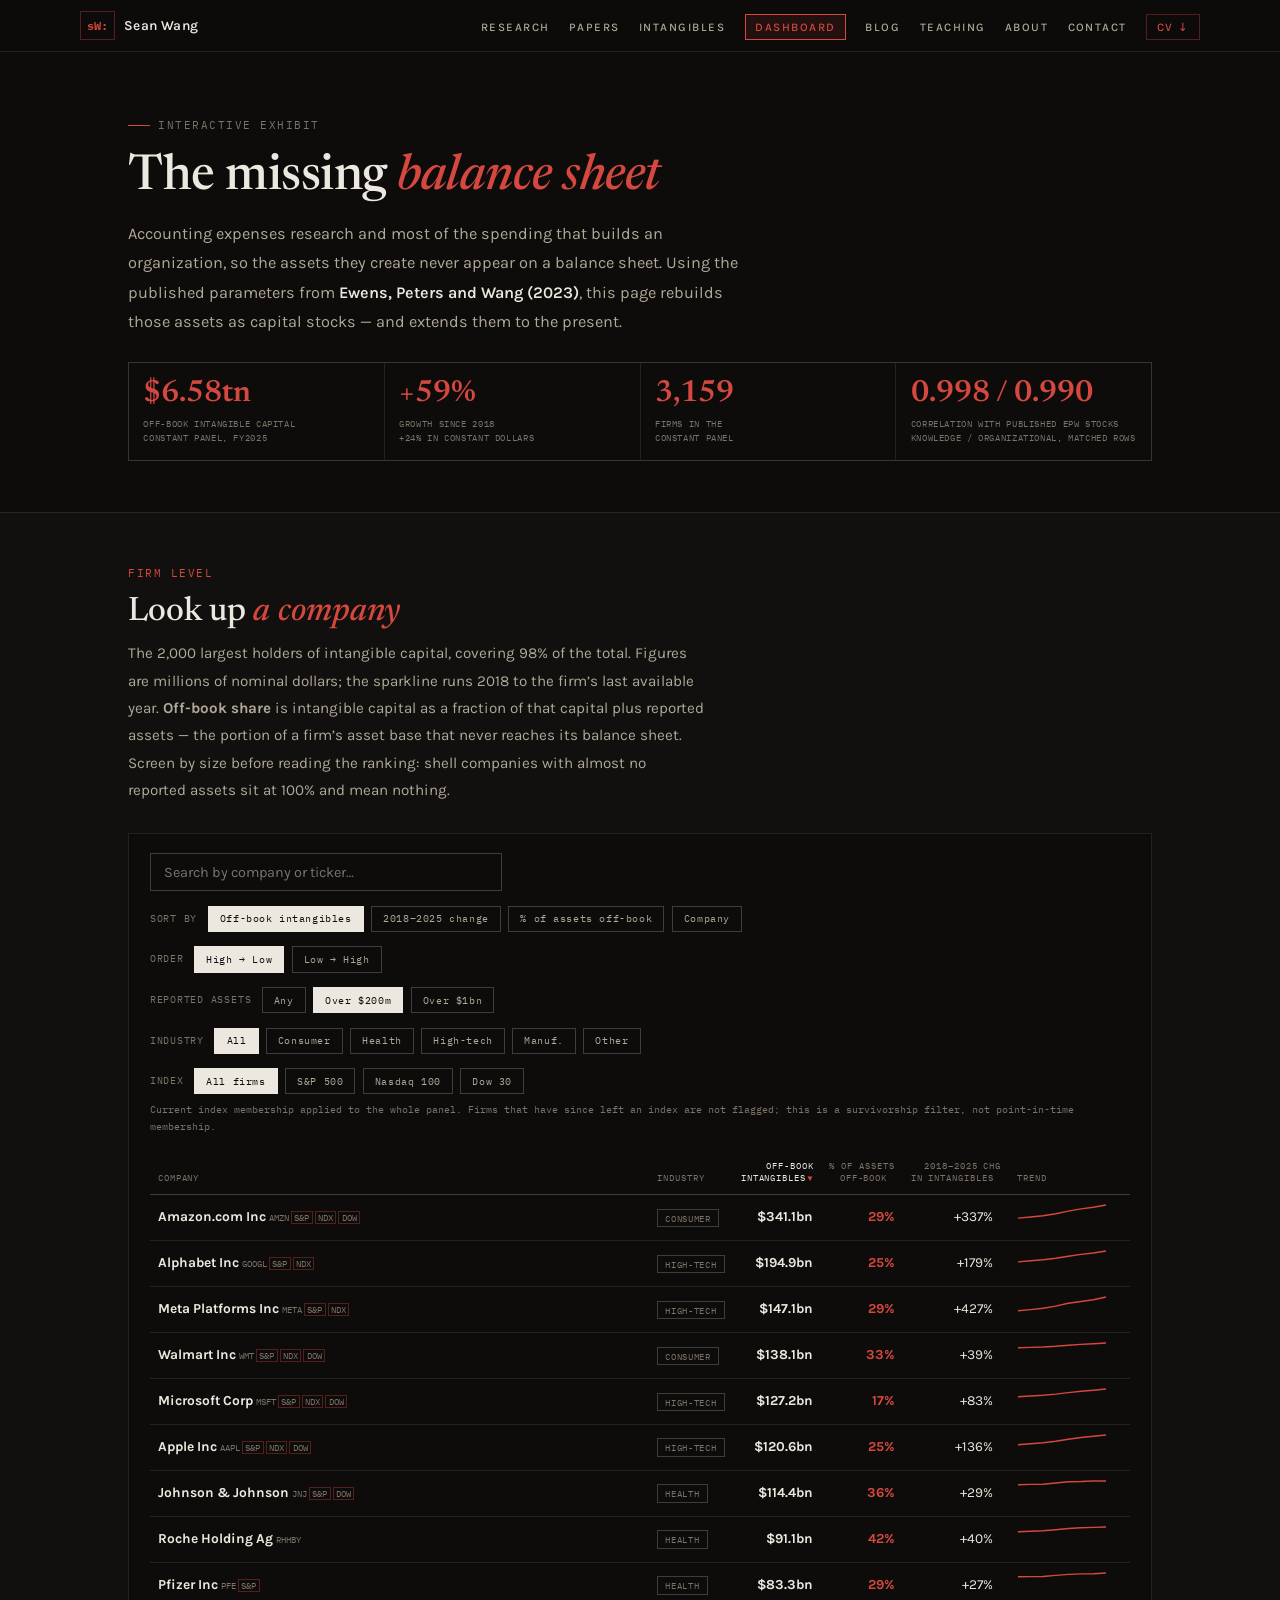
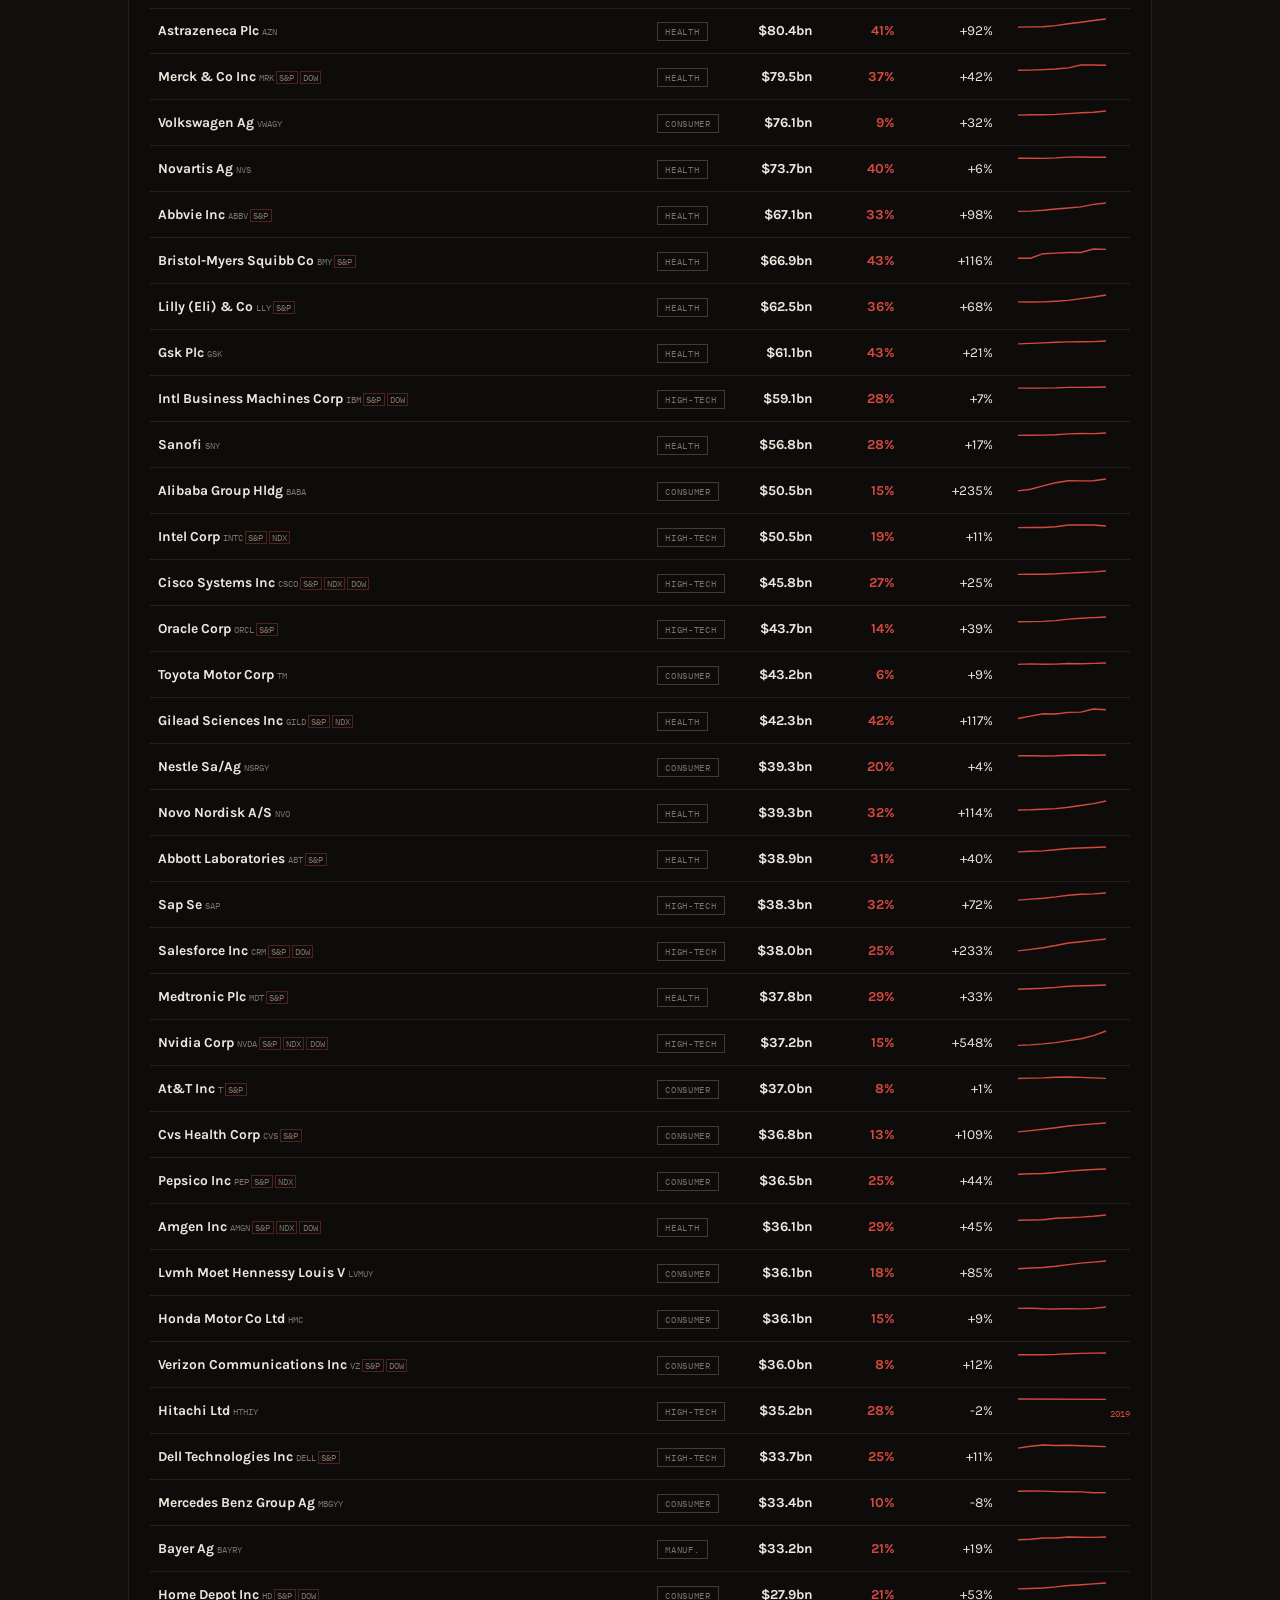
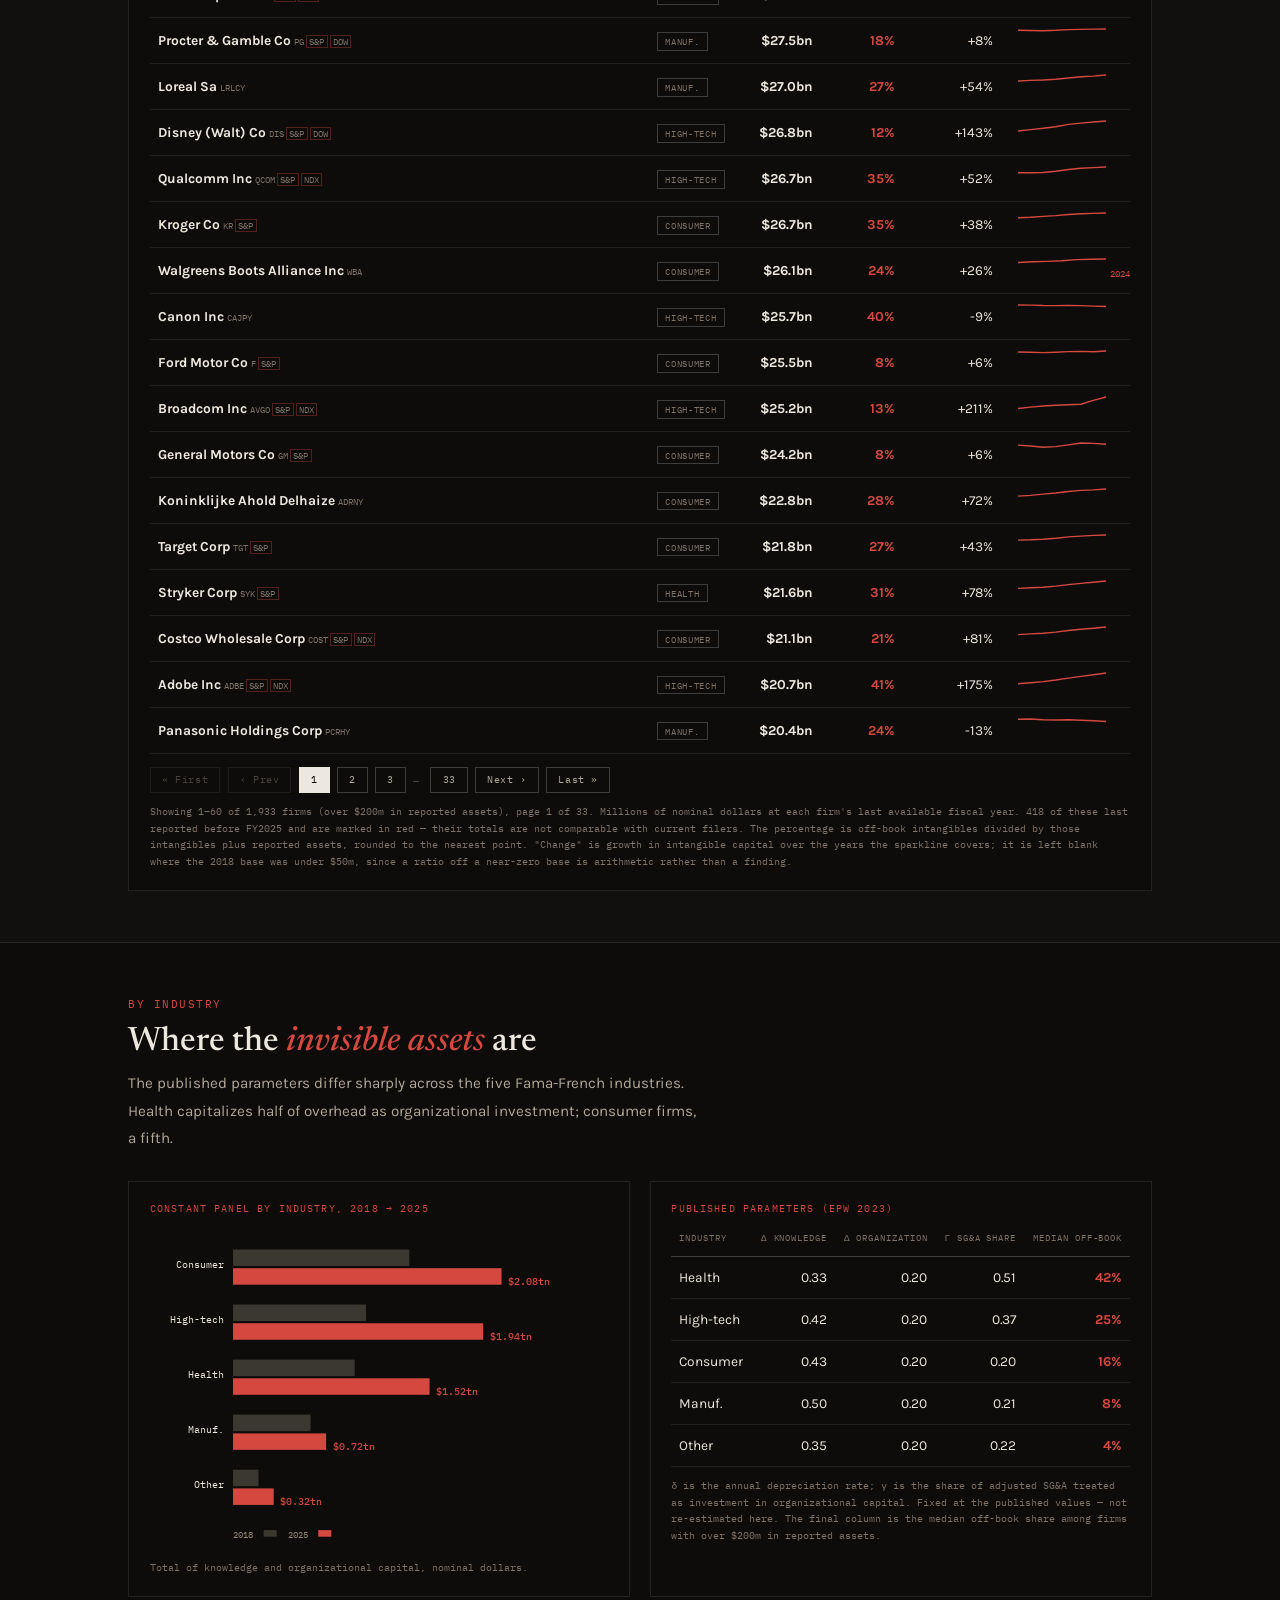
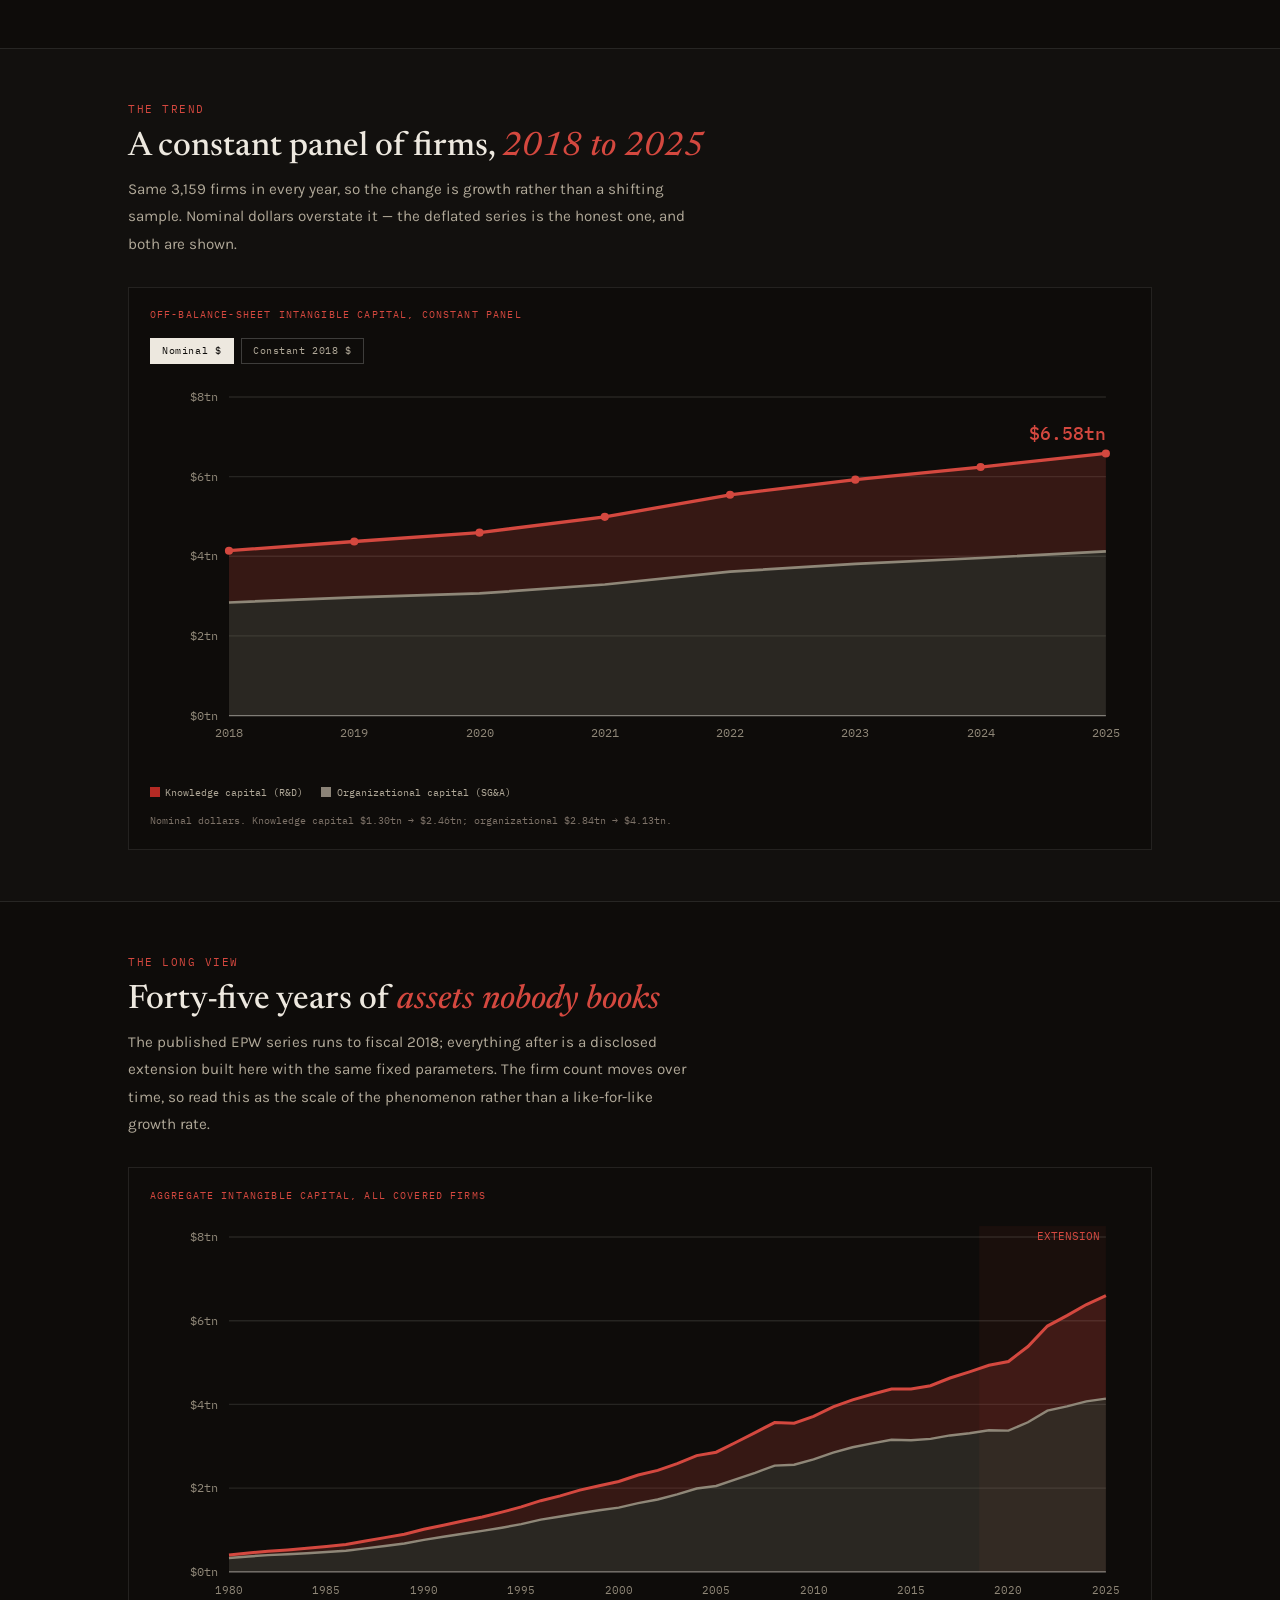
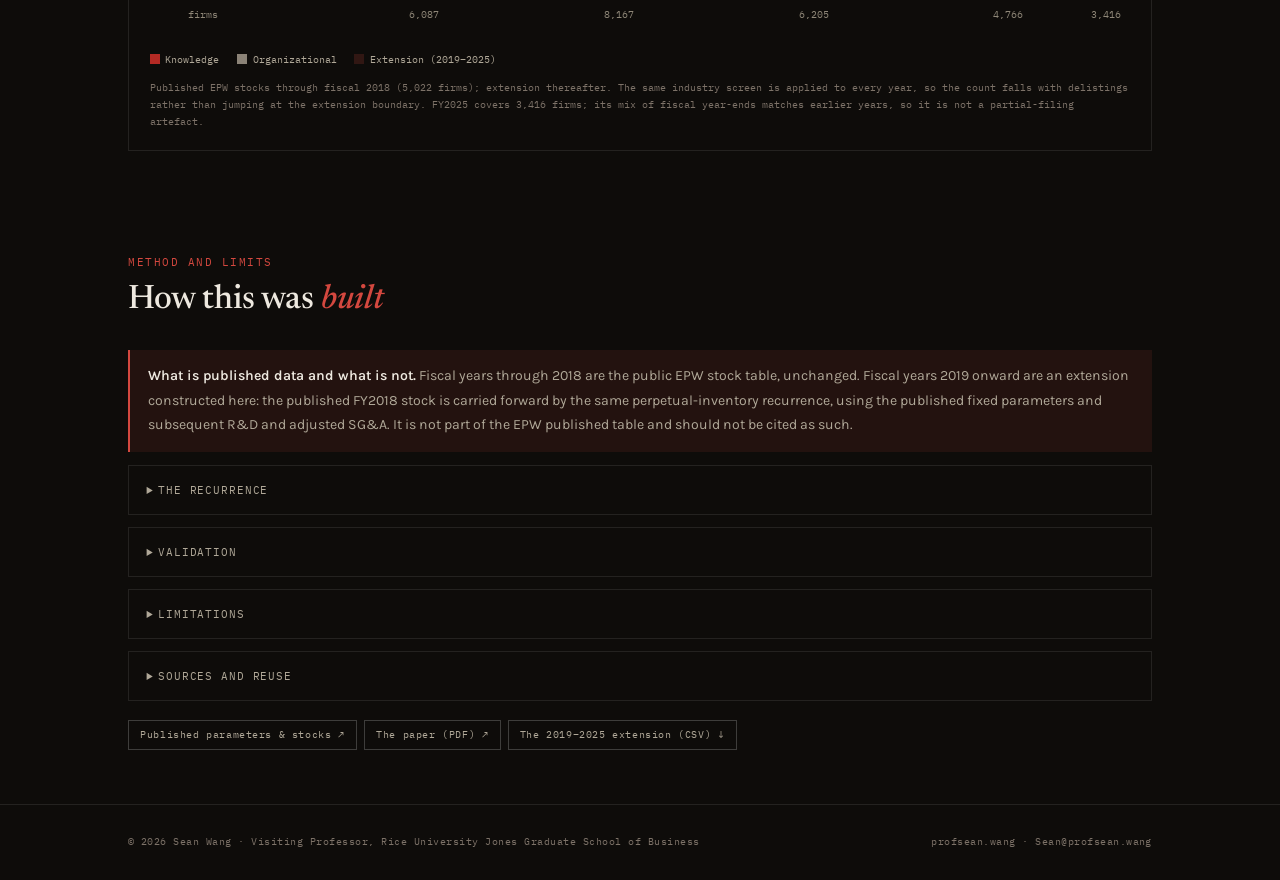
<file: explorer.html>
<!DOCTYPE html>
<html lang="en">
<head>
<meta charset="UTF-8">
<meta name="viewport" content="width=device-width, initial-scale=1.0">
<title>The Missing Balance Sheet — Intangible Capital Explorer | Sean Wang</title>
<meta name="description" content="An interactive exhibit of the intangible capital that accounting leaves off corporate balance sheets, built on the published Ewens, Peters and Wang (2023) parameters and stocks, with a disclosed 2019–2025 extension.">
<link rel="canonical" href="https://profsean.wang/explorer.html">
<meta property="og:title" content="The Missing Balance Sheet — Intangible Capital Explorer">
<meta property="og:description" content="Knowledge and organizational capital for 2,000 public firms, built on the published EPW parameters. $4.1tn to $6.6tn across a constant panel of 3,159 firms, 2018–2025.">
<meta property="og:type" content="website">
<meta property="og:url" content="https://profsean.wang/explorer.html">
<meta property="og:image" content="https://profsean.wang/headshot-rice.jpg">
<meta name="twitter:card" content="summary_large_image">
<link rel="icon" href="data:image/svg+xml,%3Csvg xmlns='http://www.w3.org/2000/svg' viewBox='0 0 64 64'%3E%3Crect width='64' height='64' fill='%23ffffff'/%3E%3Ctext x='32' y='44' font-family='monospace' font-size='30' font-weight='600' fill='%23b42a24' text-anchor='middle'%3EsW%3C/text%3E%3C/svg%3E">
<link rel="preconnect" href="https://fonts.googleapis.com">
<link rel="preconnect" href="https://fonts.gstatic.com" crossorigin>
<link href="https://fonts.googleapis.com/css2?family=Newsreader:ital,opsz,wght@0,6..72,400;0,6..72,500;0,6..72,600;1,6..72,400&amp;family=Karla:wght@300;400;500;600;700&amp;family=IBM+Plex+Mono:wght@400;500&amp;display=swap" rel="stylesheet">
<script>try{var _a=localStorage.getItem('psw-audience-2');if(_a!=='academia')document.documentElement.setAttribute('data-theme','dark');}catch(e){}</script>
<style>
:root{
  --paper:#ffffff; --inset:#faf7f1; --inset2:#f4efe4; --band:#fbfaf7;
  --ink:#1a1714; --ink2:#575046; --ink3:#8b8377;
  --red:#b42a24; --red-tint:rgba(180,42,36,.07); --red-tint2:rgba(180,42,36,.13);
  --rule:rgba(26,23,20,.11); --rule2:rgba(26,23,20,.22); --rule3:rgba(180,42,36,.25);
  --org:#8b8377;
  --serif:'Newsreader',Georgia,serif; --sans:'Karla',system-ui,sans-serif; --mono:'IBM Plex Mono',ui-monospace,monospace;
  --max:1120px;
  --hdr:rgba(255,255,255,.92);
  --ch-red:#b42a24; --ch-org:#8b8377; --ch-mute:#8b8377; --ch-ink:#1a1714;
  --ch-grid:rgba(26,23,20,.10); --ch-axis:rgba(26,23,20,.45);
  color-scheme:light;
}
/* Industry & media reads dark. Set on <html> by the head script from the same
   localStorage key the homepage writes, so the choice carries across pages.
   Chart colours are variables too — the SVGs are drawn in JS and would
   otherwise stay black-on-black. */
html[data-theme="dark"]{
  --paper:#0e0c0a; --inset:#16130f; --inset2:#1e1a14; --band:#12100e;
  --ink:#ede8df; --ink2:#b0a898; --ink3:#7d7268;
  --red:#d4483f; --red-tint:rgba(212,72,63,.10); --red-tint2:rgba(212,72,63,.18);
  --rule:rgba(255,255,255,.09); --rule2:rgba(255,255,255,.20); --rule3:rgba(212,72,63,.35);
  --org:#8f8778;
  --hdr:rgba(14,12,10,.92);
  --ch-red:#d4483f; --ch-org:#8f8778; --ch-mute:#8f8778; --ch-ink:#ede8df;
  --ch-grid:rgba(237,232,223,.11); --ch-axis:rgba(237,232,223,.42);
  color-scheme:dark;
}
*{margin:0;padding:0;box-sizing:border-box}
html{scroll-behavior:smooth;-webkit-text-size-adjust:100%}
body{background:var(--paper);color:var(--ink);font-family:var(--sans);line-height:1.7;-webkit-font-smoothing:antialiased}
a{color:inherit;text-decoration:none}
::selection{background:var(--red);color:#fff}
:focus-visible{outline:2px solid var(--red);outline-offset:3px}
.wrap{max-width:var(--max);margin:0 auto;padding:0 clamp(20px,4vw,48px)}
.sr{position:absolute;width:1px;height:1px;overflow:hidden;clip-path:inset(50%)}
header{position:sticky;top:0;z-index:60;background:var(--hdr);backdrop-filter:blur(10px);border-bottom:1px solid var(--rule)}
.nav{display:flex;align-items:center;justify-content:space-between;gap:1rem;padding:.7rem 0}
.n-left{display:flex;align-items:center;gap:.55rem}
.n-mark{font-family:var(--mono);font-size:.72rem;font-weight:600;color:var(--red);padding:.22rem .38rem;border:1.5px solid var(--rule3)}
.n-name{font-size:.86rem;font-weight:600;letter-spacing:.03em}
.back{font-family:var(--mono);font-size:.68rem;letter-spacing:.1em;text-transform:uppercase;color:var(--ink2)}
.back:hover{color:var(--red)}
/* ---------- nav (mirrors index.html; anchors are absolute because the
              section targets live on the home page, not this one) ---------- */
nav ul{display:flex;gap:clamp(.85rem,1.5vw,1.35rem);list-style:none;align-items:center}
nav a{font-size:.72rem;text-transform:uppercase;letter-spacing:.13em;font-weight:500;color:var(--ink2)}
nav a:hover{color:var(--red)}
nav a[aria-current="page"]{color:var(--red)}
.nav-cv{border:1px solid var(--rule3);padding:.3rem .6rem;color:var(--red)!important}
/* Boxed = something you use (Dashboard, CV). Plain = a section you scroll to.
   Same box as .nav-cv so the pattern is legible rather than decorative. */
.nav-tool{border:1px solid var(--rule3);padding:.3rem .6rem;color:var(--red)!important}
.nav-tool:hover{background:var(--red-tint);border-color:var(--red)}
.nav-tool[aria-current="page"]{background:var(--red-tint);border-color:var(--red)}
.burger{display:none;background:none;border:1px solid var(--rule2);padding:.4rem .55rem;cursor:pointer;font-family:var(--mono);font-size:.7rem;color:var(--ink2)}
@media(max-width:760px){
  .nav{flex-wrap:wrap;position:relative}
  nav ul{position:absolute;top:100%;right:0;left:0;background:var(--paper);border-bottom:1px solid var(--rule);flex-direction:column;align-items:flex-start;gap:0;padding:0 clamp(20px,4vw,48px);max-height:0;overflow:hidden;transition:max-height .3s;z-index:70}
  nav ul.open{max-height:26rem;padding-bottom:1rem}
  nav li{width:100%;padding:.6rem 0;border-bottom:1px solid var(--rule)}
  .burger{display:block}
}
.hero{padding:clamp(2.4rem,5vw,4rem) 0 1.6rem}
.eyebrow{font-family:var(--mono);font-size:.68rem;letter-spacing:.14em;text-transform:uppercase;color:var(--ink3);display:flex;align-items:center;gap:.5rem}
.eyebrow::before{content:"";width:22px;height:1px;background:var(--red)}
h1{font-family:var(--serif);font-size:clamp(2rem,4.4vw,3.1rem);font-weight:500;line-height:1.12;margin:1rem 0 .8rem;max-width:20ch;letter-spacing:-.01em}
h1 em{font-style:italic;color:var(--red)}
.lede{font-size:1.02rem;color:var(--ink2);line-height:1.8;max-width:62ch}
.lede b{color:var(--ink);font-weight:600}
section{padding:clamp(2rem,4vw,3.2rem) 0}
.band{background:var(--band);border-top:1px solid var(--rule);border-bottom:1px solid var(--rule)}
.so{font-family:var(--mono);font-size:.68rem;letter-spacing:.14em;text-transform:uppercase;color:var(--red);margin-bottom:.6rem}
h2{font-family:var(--serif);font-size:clamp(1.5rem,2.8vw,2.1rem);font-weight:500;line-height:1.18;margin-bottom:.5rem}
h2 em{font-style:italic;color:var(--red)}
.sd{font-size:.95rem;color:var(--ink2);line-height:1.8;max-width:64ch}
.shead{margin-bottom:1.8rem}
.kpis{display:grid;grid-template-columns:repeat(4,1fr);gap:1px;background:var(--rule);border:1px solid var(--rule);margin:1.6rem 0}
@media(max-width:760px){.kpis{grid-template-columns:repeat(2,1fr)}}
.kpis div{background:var(--paper);padding:1rem .9rem}
.kpis b{font-family:var(--serif);font-size:clamp(1.4rem,2.4vw,1.9rem);font-weight:600;color:var(--red);display:block;line-height:1}
.kpis span{font-family:var(--mono);font-size:.56rem;letter-spacing:.07em;color:var(--ink3);display:block;margin-top:.5rem;text-transform:uppercase;line-height:1.5}
.card{border:1px solid var(--rule);background:var(--paper);padding:1.2rem 1.3rem}
.fig-lbl{font-family:var(--mono);font-size:.6rem;letter-spacing:.12em;text-transform:uppercase;color:var(--red);margin-bottom:.2rem}
.fig-cap{font-family:var(--mono);font-size:.6rem;color:var(--ink3);line-height:1.75;margin-top:.7rem}
svg.chart{width:100%;height:auto;display:block;font-family:var(--mono)}
.ctl{display:flex;gap:.45rem;flex-wrap:wrap;margin:.9rem 0 .2rem;align-items:center}
.ctl-lbl{font-family:var(--mono);font-size:.6rem;letter-spacing:.08em;text-transform:uppercase;color:var(--ink3);margin-right:.2rem}
#tFirms th{vertical-align:bottom;line-height:1.3}
/* The table is width:100% with auto layout, so surplus width goes to the cell
   with the widest content — the 90px sparkline — leaving a gap before the last
   column. Pin every column except Company to its content and the slack lands in
   the company-name column, where variable width is expected. */
#tFirms th:not(:first-child),#tFirms td:not(:first-child){width:1%;white-space:nowrap}
#tFirms td:last-child,#tFirms th:last-child{padding-right:0}
#tFirms td:nth-child(5){padding-right:1rem}
.tg{font-family:var(--mono);font-size:.62rem;letter-spacing:.06em;border:1px solid var(--rule2);background:none;padding:.35rem .7rem;cursor:pointer;color:var(--ink2);transition:.2s}
.tg:hover{border-color:var(--red);color:var(--red)}
.tg[aria-pressed="true"]{background:var(--ink);color:var(--paper);border-color:var(--ink)}
.legend{display:flex;gap:1.1rem;flex-wrap:wrap;font-family:var(--mono);font-size:.62rem;color:var(--ink2);margin-top:.6rem}
.legend i{display:inline-block;width:10px;height:10px;margin-right:.35rem;vertical-align:-1px;font-style:normal}
.two{display:grid;grid-template-columns:minmax(0,1fr) minmax(0,1fr);gap:1.2rem}
@media(max-width:900px){.two{grid-template-columns:1fr}}
input[type=search]{font-family:var(--sans);font-size:.9rem;padding:.6rem .8rem;border:1px solid var(--rule2);background:var(--paper);color:var(--ink);width:100%;max-width:22rem}
input[type=search]:focus{border-color:var(--red);outline:none}
table{width:100%;border-collapse:collapse;font-size:.86rem}
th{font-family:var(--mono);font-size:.58rem;letter-spacing:.1em;text-transform:uppercase;color:var(--ink3);text-align:left;padding:.6rem .5rem;border-bottom:1px solid var(--rule2);font-weight:400;cursor:pointer;white-space:nowrap}
th:hover{color:var(--red)}
th span{display:inline-block;width:.9em;color:var(--red);font-size:.9em}
th[aria-sort] {color:var(--ink)}
th.r,td.r{text-align:right}
td{padding:.55rem .5rem;border-bottom:1px solid var(--rule);vertical-align:middle}
tbody tr:hover{background:var(--inset)}
.tick{font-family:var(--mono);font-size:.56rem;color:var(--ink3)}
.pill{font-family:var(--mono);font-size:.54rem;letter-spacing:.08em;text-transform:uppercase;padding:.18rem .45rem;border:1px solid var(--rule2);color:var(--ink3);white-space:nowrap}
.note{border-left:2px solid var(--red);background:var(--red-tint);padding:.9rem 1.1rem;font-size:.88rem;color:var(--ink2);line-height:1.75;margin-top:1.2rem}
.note b{color:var(--ink);font-weight:600}
details{border:1px solid var(--rule);padding:.9rem 1.1rem;margin-top:.8rem;background:var(--paper)}
summary{font-family:var(--mono);font-size:.68rem;letter-spacing:.08em;text-transform:uppercase;color:var(--ink2);cursor:pointer}
summary:hover{color:var(--red)}
details p{font-size:.88rem;color:var(--ink2);line-height:1.8;margin-top:.8rem;max-width:70ch}
details code{font-family:var(--mono);font-size:.82em;background:var(--inset2);padding:.1rem .3rem}
footer{border-top:1px solid var(--rule);padding:1.8rem 0;font-family:var(--mono);font-size:.62rem;letter-spacing:.05em;color:var(--ink3)}
.foot{display:flex;justify-content:space-between;gap:1rem;flex-wrap:wrap}
footer a:hover{color:var(--red)}
@media(prefers-reduced-motion:reduce){html{scroll-behavior:auto}}
</style>
</head>
<body>
<a href="#main" class="sr">Skip to content</a>
<header><div class="wrap nav">
  <a class="n-left" href="index.html"><span class="n-mark">sW:</span><span class="n-name">Sean Wang</span></a>
  <button class="burger" aria-label="Menu" aria-expanded="false" aria-controls="navlist">MENU</button>
  <nav><ul id="navlist">
    <li><a href="index.html#research">Research</a></li>
    <li><a href="index.html#record">Papers</a></li>
    <li><a href="index.html#data">Intangibles</a></li>
    <li><a class="nav-tool" href="explorer.html" aria-current="page">Dashboard</a></li>
    <li><a href="index.html#writing">Blog</a></li>
    <li><a href="index.html#teaching">Teaching</a></li>
    <li><a href="index.html#about">About</a></li>
    <li><a href="index.html#contact">Contact</a></li>
    <li><a href="sean-wang-cv.pdf" class="nav-cv">CV ↓</a></li>
  </ul></nav>
</div></header>

<main id="main">
<div class="hero"><div class="wrap">
  <div class="eyebrow">Interactive exhibit</div>
  <h1>The missing <em>balance sheet</em></h1>
  <p class="lede">Accounting expenses research and most of the spending that builds an organization, so the assets they create never appear on a balance sheet. Using the published parameters from <b>Ewens, Peters and Wang (2023)</b>, this page rebuilds those assets as capital stocks — and extends them to the present.</p>
  <div class="kpis" id="kpis">
    <div><b>—</b><span>loading</span></div><div><b>—</b><span>loading</span></div>
    <div><b>—</b><span>loading</span></div><div><b>—</b><span>loading</span></div>
  </div>
</div></div>

<section class="band"><div class="wrap">
  <div class="shead">
    <div class="so">Firm level</div>
    <h2>Look up <em>a company</em></h2>
    <p class="sd">The 2,000 largest holders of intangible capital, covering 98% of the total. Figures are millions of nominal dollars; the sparkline runs 2018 to the firm’s last available year. <b>Off-book share</b> is intangible capital as a fraction of that capital plus reported assets — the portion of a firm’s asset base that never reaches its balance sheet. Screen by size before reading the ranking: shell companies with almost no reported assets sit at 100% and mean nothing.</p>
  </div>
  <div class="card">
    <label class="sr" for="q">Search companies</label>
    <input type="search" id="q" placeholder="Search by company or ticker…" autocomplete="off">
    <div class="ctl" id="sortby" role="group" aria-label="Sort the table">
      <span class="ctl-lbl">Sort by</span>
      <button class="tg" data-k="t" aria-pressed="true">Off-book intangibles</button>
      <button class="tg" data-k="g" aria-pressed="false">2018–2025 change</button>
      <button class="tg" data-k="r" aria-pressed="false">% of assets off-book</button>
      <button class="tg" data-k="n" aria-pressed="false">Company</button>
    </div>
    <div class="ctl" id="dirf" role="group" aria-label="Sort direction">
      <span class="ctl-lbl">Order</span>
      <button class="tg" id="dirHi" data-d="-1" aria-pressed="true">High → Low</button>
      <button class="tg" id="dirLo" data-d="1" aria-pressed="false">Low → High</button>
    </div>
    <div class="ctl" id="szf" role="group" aria-label="Minimum reported assets">
      <span style="font-family:var(--mono);font-size:.6rem;letter-spacing:.08em;text-transform:uppercase;color:var(--ink3);align-self:center;margin-right:.2rem">Reported assets</span>
      <button class="tg" data-z="0" aria-pressed="false">Any</button>
      <button class="tg" data-z="1" aria-pressed="true">Over $200m</button>
      <button class="tg" data-z="2" aria-pressed="false">Over $1bn</button>
    </div>
    <div class="ctl" id="indf" role="group" aria-label="Industry">
      <span style="font-family:var(--mono);font-size:.6rem;letter-spacing:.08em;text-transform:uppercase;color:var(--ink3);align-self:center;margin-right:.2rem">Industry</span>
      <button class="tg" data-i="" aria-pressed="true">All</button>
    </div>
    <div class="ctl" id="idxf" role="group" aria-label="Index membership">
      <span style="font-family:var(--mono);font-size:.6rem;letter-spacing:.08em;text-transform:uppercase;color:var(--ink3);align-self:center;margin-right:.2rem">Index</span>
      <button class="tg" data-m="0" aria-pressed="true">All firms</button>
      <button class="tg" data-m="1">S&amp;P 500</button>
      <button class="tg" data-m="2">Nasdaq 100</button>
      <button class="tg" data-m="4">Dow 30</button>
    </div>
    <p class="fig-cap" id="capIdx" style="margin:.5rem 0 0"></p>
    <div style="overflow-x:auto;margin-top:.9rem">
      <table id="tFirms"><thead><tr>
        <th data-s="n">Company<span></span></th><th data-s="i">Industry<span></span></th>
        <th class="r" data-s="t">Off-book<br>intangibles<span></span></th>
        <th class="r" data-s="r">% of assets<br>off-book<span></span></th>
        <th class="r" data-s="g">2018–2025 chg<br>in intangibles<span></span></th>
        <th>Trend</th>
      </tr></thead><tbody></tbody></table>
    </div>
    <div class="ctl" id="pager" role="navigation" aria-label="Table pages" style="margin-top:.8rem;flex-wrap:wrap"></div>
    <p class="fig-cap" id="capFirms"></p>
  </div>
</div></section>

<section><div class="wrap">
  <div class="shead">
    <div class="so">By industry</div>
    <h2>Where the <em>invisible assets</em> are</h2>
    <p class="sd">The published parameters differ sharply across the five Fama-French industries. Health capitalizes half of overhead as organizational investment; consumer firms, a fifth.</p>
  </div>
  <div class="two">
    <div class="card">
      <div class="fig-lbl">Constant panel by industry, 2018 → 2025</div>
      <svg class="chart" id="chInd" viewBox="0 0 420 300" role="img" aria-labelledby="ci1"><title id="ci1">Intangible capital by industry, 2018 and 2025</title></svg>
      <p class="fig-cap">Total of knowledge and organizational capital, nominal dollars.</p>
    </div>
    <div class="card">
      <div class="fig-lbl">Published parameters (EPW 2023)</div>
      <table id="tParm"><thead><tr><th>Industry</th><th class="r">δ knowledge</th><th class="r">δ organization</th><th class="r">γ SG&amp;A share</th><th class="r">median off-book</th></tr></thead><tbody></tbody></table>
      <p class="fig-cap">δ is the annual depreciation rate; γ is the share of adjusted SG&amp;A treated as investment in organizational capital. Fixed at the published values — not re-estimated here. The final column is the median off-book share among firms with over $200m in reported assets.</p>
    </div>
  </div>
</div></section>

<section class="band"><div class="wrap">
  <div class="shead">
    <div class="so">The trend</div>
    <h2>A constant panel of firms, <em>2018 to 2025</em></h2>
    <p class="sd">Same <span id="balN">3,159</span> firms in every year, so the change is growth rather than a shifting sample. Nominal dollars overstate it — the deflated series is the honest one, and both are shown.</p>
  </div>
  <div class="card">
    <div class="fig-lbl">Off-balance-sheet intangible capital, constant panel</div>
    <div class="ctl">
      <button class="tg" id="bNom" aria-pressed="true">Nominal $</button>
      <button class="tg" id="bReal" aria-pressed="false">Constant 2018 $</button>
    </div>
    <svg class="chart" id="chBal" viewBox="0 0 720 300" role="img" aria-labelledby="cb1"><title id="cb1">Knowledge and organizational capital for a constant panel of firms, 2018 to 2025</title></svg>
    <div class="legend"><span><i style="background:#b42a24"></i>Knowledge capital (R&amp;D)</span><span><i style="background:#8b8377"></i>Organizational capital (SG&amp;A)</span></div>
    <p class="fig-cap" id="capBal"></p>
  </div>
</div></section>

<section><div class="wrap">
  <div class="shead">
    <div class="so">The long view</div>
    <h2>Forty-five years of <em>assets nobody books</em></h2>
    <p class="sd">The published EPW series runs to fiscal 2018; everything after is a disclosed extension built here with the same fixed parameters. The firm count moves over time, so read this as the scale of the phenomenon rather than a like-for-like growth rate.</p>
  </div>
  <div class="card">
    <div class="fig-lbl">Aggregate intangible capital, all covered firms</div>
    <svg class="chart" id="chLong" viewBox="0 0 720 320" role="img" aria-labelledby="cl1"><title id="cl1">Aggregate knowledge and organizational capital by fiscal year, 1980 to 2025</title></svg>
    <div class="legend"><span><i style="background:#b42a24"></i>Knowledge</span><span><i style="background:#8b8377"></i>Organizational</span><span><i style="background:var(--red-tint2)"></i>Extension (2019–2025)</span></div>
    <p class="fig-cap" id="capLong"></p>
  </div>
</div></section>

<section><div class="wrap">
  <div class="shead">
    <div class="so">Method and limits</div>
    <h2>How this was <em>built</em></h2>
  </div>
  <div class="note">
    <b>What is published data and what is not.</b> Fiscal years through 2018 are the public EPW stock table, unchanged. Fiscal years 2019 onward are an extension constructed here: the published FY2018 stock is carried forward by the same perpetual-inventory recurrence, using the published fixed parameters and subsequent R&amp;D and adjusted SG&amp;A. It is not part of the EPW published table and should not be cited as such.
  </div>
  <details><summary>The recurrence</summary>
    <p>For each firm and component, real capital accumulates as <code>K_t = (1 − δ)·K_(t−1) + I_t</code>, with flows deflated by CPI before accumulation and stocks re-inflated to nominal dollars for output. Knowledge investment is R&amp;D. Organizational investment is the industry γ times adjusted SG&amp;A, following the submitted definition including the R&amp;D-in-cost-of-goods overlap rule. Parameters are assigned on the historical SIC, filled from the company header SIC. Regulated, financial and public-service firms are excluded, as in the original construction.</p>
  </details>
  <details><summary>Validation</summary>
    <p>Before extending anything, the recurrence was used to reproduce EPW's own published stocks for 2011–2018 from Compustat flows. Correlation with the published values is <code>0.9999</code> for both components; median absolute error is 0.04% for knowledge capital and 0.01% for organizational capital; the aggregate across all matched firm-years differs by <code>+0.09%</code>. As a further check, the CPI deflator was recovered from the published stocks by solving the recurrence, and matches the FRED CPIAUCSL annual-average series to within 0.14% in every year.</p>
  </details>
  <details><summary>Limitations</summary>
    <p>The extension covers only firms with a published FY2018 stock — 5,067 of them. Firms that listed after 2018 are absent, because seeding them would require their full spending history. Firms exit the panel as they delist or are acquired, so the all-firms aggregate is not a like-for-like series; the constant-panel chart exists for that reason. Fiscal 2025 is included: 86% of its firms have July–December year-ends, against 85% in 2022–24, so late filers are not systematically missing and it is not a partial year. This is a conditional reproduction of the submitted method, not a claim of full historical replication: original-universe and header-SIC coverage were not fully recovered.</p>
  </details>
  <details><summary>Sources and reuse</summary>
    <p>Parameters and stocks through 2018: Ewens, Peters and Wang, <i>Measuring Intangible Capital with Market Prices</i>, <i>Management Science</i>, published materials under <a href="https://creativecommons.org/licenses/by-nc/4.0/" style="color:var(--red)">CC BY-NC 4.0</a>. Deflator: FRED series CPIAUCSL, annual averages. Underlying accounting inputs are licensed and are not redistributed here — only derived capital stocks are published. Firm identifiers are shown by name and ticker rather than by internal database key.</p>
  </details>
  <div class="ctl" style="margin-top:1.2rem">
    <a class="tg" href="https://github.com/michaelewens/Intangible-capital-stocks">Published parameters &amp; stocks ↗</a>
    <a class="tg" href="papers/ewens-peters-wang-2025-ms.pdf">The paper (PDF) ↗</a>
    <a class="tg" href="epw-extension-2019-2025.csv">The 2019–2025 extension (CSV) ↓</a>
  </div>
</div></section>
</main>

<footer><div class="wrap foot">
  <span>© 2026 Sean Wang · Visiting Professor, Rice University Jones Graduate School of Business</span>
  <span><a href="index.html">profsean.wang</a> · <a href="mailto:Sean@profsean.wang">Sean@profsean.wang</a></span>
</div></footer>

<script src="epw-data.js"></script>
<script>
// Chart colours come from CSS so light and dark stay in one place. The SVGs
// are built as strings in JS, so these have to be read, not inherited.
let RED,ORG,MUTE,INK,GRID,AXIS;
function readChartColours(){
  const c=getComputedStyle(document.documentElement), v=n=>c.getPropertyValue(n).trim();
  RED=v('--ch-red')||'#b42a24'; ORG=v('--ch-org')||'#8b8377'; MUTE=v('--ch-mute')||'#8b8377';
  INK=v('--ch-ink')||'#1a1714'; GRID=v('--ch-grid')||'rgba(26,23,20,.10)'; AXIS=v('--ch-axis')||'rgba(26,23,20,.45)';
}
readChartColours();
const $=s=>document.querySelector(s), esc=s=>String(s).replace(/[&<>"]/g,c=>({'&':'&amp;','<':'&lt;','>':'&gt;','"':'&quot;'}[c]));
const fmtT=v=>'$'+v.toFixed(2)+'tn', fmtM=v=>v>=1000?'$'+(v/1000).toFixed(1)+'bn':'$'+Math.round(v)+'m';
// 1st / 2nd / 3rd / 4th, with the 11-13 exception
const ord=n=>{const a=n%10,b=n%100;return n+(a===1&&b!==11?'st':a===2&&b!==12?'nd':a===3&&b!==13?'rd':'th')};
const el=(t,a)=>{let s='<'+t;for(const k in a)s+=' '+k+'="'+a[k]+'"';return s+'/>'};
const tx=(x,y,s,o={})=>`<text x="${x}" y="${y}" font-size="${o.fs||9}" fill="${o.f||MUTE}" text-anchor="${o.a||'start'}"${o.w?' font-weight="500"':''}>${s}</text>`;
let D=null,mode='nom',sortKey='t',sortDir=-1,query='',minSize=1,indFilter='',idxFilter=0;
let page=1, perPage=60;

// Mobile nav drawer. Wired outside boot() so it works even if the data file
// is missing and the page renders empty.
(function(){
  var b=document.querySelector('.burger'),ul=document.getElementById('navlist');
  if(!b||!ul)return;
  b.addEventListener('click',function(e){e.stopPropagation();var o=ul.classList.toggle('open');b.setAttribute('aria-expanded',o?'true':'false')});
  ul.querySelectorAll('a').forEach(function(a){a.addEventListener('click',function(){ul.classList.remove('open');b.setAttribute('aria-expanded','false')})});
  document.addEventListener('click',function(e){if(!e.target.closest('nav')&&!e.target.closest('.burger')){ul.classList.remove('open');b.setAttribute('aria-expanded','false')}});
})();

if(window.EPW_DATA){D=window.EPW_DATA;boot();}
else{$('#kpis').innerHTML='<div style="grid-column:1/-1;padding:1rem"><b style="font-size:1rem">Data file not found</b><span>epw-data.js must sit in the same folder as this page</span></div>';}

function boot(){
  const b=D.bal, last=b[b.length-1], first=b[0];
  const lt=last[1]+last[2], ft=first[1]+first[2];
  $('#kpis').innerHTML=[
    [fmtT(lt),'Off-book intangible capital<br>constant panel, FY'+last[0]],
    ['+'+((lt/ft-1)*100).toFixed(0)+'%','Growth since '+first[0]+'<br>+'+((last[3]/b[0][3]-1)*100).toFixed(0)+'% in constant dollars'],
    [D.meta.balanced_firms.toLocaleString(),'Firms in the<br>constant panel'],
    ['0.998 / 0.990','Correlation with published EPW stocks<br>knowledge / organizational, matched rows']
  ].map(([v,k])=>`<div><b>${v}</b><span>${k}</span></div>`).join('');
  const bn2=$('#balN'); if(bn2)bn2.textContent=D.meta.balanced_firms.toLocaleString();
  // wire the table FIRST so a chart failure can never disable sorting
  wireTable();
  firmTable();
  try{drawBal();drawLong();drawInd();parmTable();}catch(e){console.error('chart render failed:',e)}
  const bn=$('#bNom'),br=$('#bReal');
  if(bn&&br){
    bn.onclick=()=>{mode='nom';bn.setAttribute('aria-pressed','true');br.setAttribute('aria-pressed','false');drawBal()};
    br.onclick=()=>{mode='real';br.setAttribute('aria-pressed','true');bn.setAttribute('aria-pressed','false');drawBal()};
  }
}

const dfltDir=k=>(k==='n'||k==='i')?1:-1;
// Two different affordances, deliberately:
//   toggle=false (the "Sort by" buttons) always lands on the useful end —
//     biggest first for numbers, A–Z for names — even if that key is already
//     active. Total is the sort on page load, so a toggling button would have
//     flipped it to smallest-first on the user's first click, which reads as
//     a broken control.
//   toggle=true (clicking a column header) flips, which is what a table header
//     is expected to do. The direction button flips too.
function setSort(k,toggle){
  if(toggle && k===sortKey){sortDir=-sortDir}
  else{sortKey=k;sortDir=dfltDir(k)}
  page=1;
  firmTable();
}

// Windowed pager: first/prev, a sliding run of page numbers with ellipses,
// then next/last. Keeps the control narrow at 33 pages and at 3.
function drawPager(nPages){
  const el=$('#pager'); if(!el)return;
  if(nPages<=1){el.innerHTML='';return}
  const btn=(label,p,opts={})=>{
    const dis=opts.disabled?' disabled style="opacity:.35;cursor:default"':'';
    const on=opts.current?' aria-current="page" aria-pressed="true"':'';
    return `<button class="tg" data-p="${p}"${dis}${on}>${label}</button>`;
  };
  let out=btn('« First',1,{disabled:page===1})+btn('‹ Prev',page-1,{disabled:page===1});
  const win=2; let lo=Math.max(1,page-win), hi=Math.min(nPages,page+win);
  if(lo>1){out+=btn('1',1);if(lo>2)out+='<span class="ctl-lbl" style="align-self:center">…</span>';}
  for(let p=lo;p<=hi;p++)out+=btn(String(p),p,{current:p===page});
  if(hi<nPages){if(hi<nPages-1)out+='<span class="ctl-lbl" style="align-self:center">…</span>';out+=btn(String(nPages),nPages);}
  out+=btn('Next ›',page+1,{disabled:page===nPages})+btn('Last »',nPages,{disabled:page===nPages});
  el.innerHTML=out;
}

function wireTable(){
  const head=document.querySelector('#tFirms thead');
  if(head)head.addEventListener('click',e=>{
    const th=e.target.closest('th[data-s]'); if(th)setSort(th.dataset.s,true);
  });
  const sb=$('#sortby');
  if(sb)sb.addEventListener('click',e=>{
    const b=e.target.closest('button[data-k]'); if(b)setSort(b.dataset.k,false);
  });
  // Two explicit, always-visible directions. A single toggling button labelled
  // with its current state reads as "click me to get highest first" even when
  // it is already showing highest first.
  const df=$('#dirf');
  if(df)df.addEventListener('click',e=>{
    const b=e.target.closest('button[data-d]'); if(!b)return;
    sortDir=+b.dataset.d; page=1; firmTable();
  });
  const q=$('#q');
  if(q)q.addEventListener('input',e=>{query=e.target.value.toLowerCase();page=1;firmTable()});
  const sz=$('#szf');
  if(sz)sz.addEventListener('click',e=>{
    const b=e.target.closest('button[data-z]'); if(!b)return;
    minSize=+b.dataset.z; page=1;
    sz.querySelectorAll('button[data-z]').forEach(x=>x.setAttribute('aria-pressed',x===b?'true':'false'));
    firmTable();
  });
  const pg=$('#pager');
  if(pg)pg.addEventListener('click',e=>{
    const b=e.target.closest('button[data-p]'); if(!b||b.disabled)return;
    page=+b.dataset.p; firmTable();
    const t=$('#tFirms'); if(t&&t.scrollIntoView)t.scrollIntoView({block:'start',behavior:'smooth'});
  });
  // Industry buttons are built from the data so they can never drift from it.
  const inf=$('#indf');
  if(inf){
    D.indNames.forEach(n=>{
      const b=document.createElement('button');
      b.className='tg'; b.dataset.i=n; b.textContent=n; b.setAttribute('aria-pressed','false');
      inf.appendChild(b);
    });
    inf.addEventListener('click',e=>{
      const b=e.target.closest('button[data-i]'); if(!b)return;
      indFilter=b.dataset.i; page=1;
      inf.querySelectorAll('button[data-i]').forEach(x=>x.setAttribute('aria-pressed',x===b?'true':'false'));
      firmTable();
    });
  }
  const ixf=$('#idxf');
  if(ixf)ixf.addEventListener('click',e=>{
    const b=e.target.closest('button[data-m]'); if(!b)return;
    idxFilter=+b.dataset.m; page=1;
    ixf.querySelectorAll('button[data-m]').forEach(x=>x.setAttribute('aria-pressed',x===b?'true':'false'));
    firmTable();
  });
}

// Index membership is CURRENT membership applied to the whole panel, so it is a
// survivorship filter, not point-in-time membership. Coverage is also partial:
// financials, utilities and real estate are screened out of the EPW sample
// entirely, so a large share of each index can never appear here.
function idxCaption(){
  const m=D.meta||{}, a=m.index_asof||{}, k=m.index_matched||{};
  if(!idxFilter)return m.index_note||'';
  const spec={1:['S&P 500',503,k.sp500,a.sp500],2:['Nasdaq 100',101,k.ndx,a.nasdaq100],4:['Dow 30',30,k.dow,a.dow30]}[idxFilter];
  if(!spec)return '';
  const [nm,tot,got,dt]=spec;
  return `${got} of ${tot} current ${nm} members appear in this table (constituents as of ${dt}). `
       + `The rest are absent because financials, utilities and real estate are excluded from the EPW sample by construction, `
       + `or because the firm falls outside the 2,000 largest holders of intangible capital. `
       + `Membership is current, not point-in-time — firms that have since left the index are not flagged.`;
}

function drawBal(){
  const W=720,H=300,L=58,R=18,T=22,B=44, b=D.bal;
  const vals=b.map(r=>mode==='nom'?r[1]+r[2]:r[3]);
  const max=Math.ceil(Math.max(...vals)*1.15);
  const x=i=>L+i*(W-L-R)/(b.length-1), y=v=>H-B-(v/max)*(H-B-T);
  let s='';
  for(let g=0;g<=max;g+=2){s+=`<line x1="${L}" y1="${y(g)}" x2="${W-R}" y2="${y(g)}" stroke="${GRID}"/>`+tx(L-8,y(g)+3,'$'+g+'tn',{a:'end'});}
  if(mode==='nom'){
    const ao=b.map((r,i)=>`${x(i)},${y(r[2])}`).join(' ');
    s+=`<polygon points="${L},${y(0)} ${ao} ${W-R},${y(0)}" fill="${ORG}" opacity=".22"/>`;
    const at=b.map((r,i)=>`${x(i)},${y(r[1]+r[2])}`).join(' ');
    s+=`<polygon points="${ao.split(' ').reverse().join(' ')} ${at}" fill="${RED}" opacity=".20"/>`;
    s+=`<polyline points="${ao}" fill="none" stroke="${ORG}" stroke-width="2"/>`;
    s+=`<polyline points="${at}" fill="none" stroke="${RED}" stroke-width="2.4"/>`;
    b.forEach((r,i)=>{s+=el('circle',{cx:x(i),cy:y(r[1]+r[2]),r:3,fill:RED})});
  }else{
    const at=b.map((r,i)=>`${x(i)},${y(r[3])}`).join(' ');
    s+=`<polygon points="${L},${y(0)} ${at} ${W-R},${y(0)}" fill="${RED}" opacity=".14"/>`;
    s+=`<polyline points="${at}" fill="none" stroke="${RED}" stroke-width="2.4"/>`;
    b.forEach((r,i)=>{s+=el('circle',{cx:x(i),cy:y(r[3]),r:3,fill:RED})});
  }
  b.forEach((r,i)=>{s+=tx(x(i),H-B+16,r[0],{a:'middle'})});
  const lv=vals[vals.length-1];
  s+=tx(W-R,y(lv)-10,fmtT(lv),{a:'end',f:RED,fs:13,w:1});
  s+=`<line x1="${L}" y1="${H-B}" x2="${W-R}" y2="${H-B}" stroke="${AXIS}"/>`;
  $('#chBal').innerHTML=$('#chBal').innerHTML.split('</title>')[0]+'</title>'+s;
  $('#capBal').textContent = mode==='nom'
    ? `Nominal dollars. Knowledge capital ${fmtT(b[0][1])} → ${fmtT(last1(1))}; organizational ${fmtT(b[0][2])} → ${fmtT(last1(2))}.`
    : `Deflated to constant 2018 dollars using CPIAUCSL. Roughly two-fifths of the nominal increase is price level.`;
  function last1(i){return b[b.length-1][i]}
}

function drawLong(){
  const W=720,H=320,L=58,R=18,T=22,B=52, a=D.long;
  const max=Math.ceil(Math.max(...a.map(r=>r[2]+r[3]))*1.12);
  const x=i=>L+i*(W-L-R)/(a.length-1), y=v=>H-B-(v/max)*(H-B-T);
  let s='';
  const ei=a.findIndex(r=>r[4]===1);
  if(ei>0){s+=`<rect x="${x(ei)-((x(1)-x(0))/2)}" y="${T-8}" width="${W-R-x(ei)+((x(1)-x(0))/2)}" height="${H-B-T+8}" fill="${RED}" opacity=".06"/>`;
           s+=tx(W-R-4,T+2,'EXTENSION',{a:'end',f:RED,fs:8});}
  for(let g=0;g<=max;g+=2){s+=`<line x1="${L}" y1="${y(g)}" x2="${W-R}" y2="${y(g)}" stroke="${GRID}"/>`+tx(L-8,y(g)+3,'$'+g+'tn',{a:'end'});}
  const ao=a.map((r,i)=>`${x(i)},${y(r[3])}`).join(' ');
  s+=`<polygon points="${L},${y(0)} ${ao} ${W-R},${y(0)}" fill="${ORG}" opacity=".22"/>`;
  const at=a.map((r,i)=>`${x(i)},${y(r[2]+r[3])}`).join(' ');
  s+=`<polygon points="${ao.split(' ').reverse().join(' ')} ${at}" fill="${RED}" opacity=".20"/>`;
  s+=`<polyline points="${ao}" fill="none" stroke="${ORG}" stroke-width="1.8"/>`;
  s+=`<polyline points="${at}" fill="none" stroke="${RED}" stroke-width="2.2"/>`;
  a.forEach((r,i)=>{if(r[0]%5===0||i===a.length-1)s+=tx(x(i),H-B+16,r[0],{a:'middle',fs:8})});
  s+=tx(L-8,H-B+34,'firms',{a:'end',fs:7});
  a.forEach((r,i)=>{if((r[0]%10===0&&i>0)||i===a.length-1)s+=tx(x(i),H-B+34,r[1].toLocaleString(),{a:'middle',fs:7.5})});
  s+=`<line x1="${L}" y1="${H-B}" x2="${W-R}" y2="${H-B}" stroke="${AXIS}"/>`;
  $('#chLong').innerHTML=$('#chLong').innerHTML.split('</title>')[0]+'</title>'+s;
  const p=a.filter(r=>r[4]===0), q=a[a.length-1];
  $('#capLong').textContent=`Published EPW stocks through fiscal ${p[p.length-1][0]} (${p[p.length-1][1].toLocaleString()} firms); extension thereafter. The same industry screen is applied to every year, so the count falls with delistings rather than jumping at the extension boundary. FY${q[0]} covers ${q[1].toLocaleString()} firms; its mix of fiscal year-ends matches earlier years, so it is not a partial-filing artefact.`;
}

function drawInd(){
  const W=420,H=300,L=76,R=54,T=18,B=30;
  function tot(n,yr){const r=D.ind[n].find(z=>z[0]===yr);return r?r[1]+r[2]:0}
  const yrs=D.ind[D.indNames[0]].map(z=>z[0]);
  const yA=yrs[0], yB=yrs[yrs.length-1];
  const names=D.indNames.slice().sort((p,q)=>tot(q,yB)-tot(p,yB));
  const max=Math.max(...names.map(n=>tot(n,yB)))*1.18;
  const bh=(H-T-B)/names.length;
  let s='';
  names.forEach((n,i)=>{
    const yb=T+i*bh+bh*0.16, h=bh*0.3;
    const w1=(tot(n,yA)/max)*(W-L-R), w2=(tot(n,yB)/max)*(W-L-R);
    s+=tx(L-8,yb+h+2,n,{a:'end',f:INK,fs:9});
    s+=el('rect',{x:L,y:yb,width:w1.toFixed(1),height:h.toFixed(1),fill:ORG,opacity:.35});
    s+=el('rect',{x:L,y:(yb+h+2).toFixed(1),width:w2.toFixed(1),height:h.toFixed(1),fill:RED});
    s+=tx(L+w2+6,yb+h*2+2,fmtT(tot(n,yB)),{f:RED,fs:9,w:1});
  });
  s+=tx(L,H-10,String(yA),{fs:8});s+=el('rect',{x:L+28,y:H-17,width:12,height:6,fill:ORG,opacity:.35});
  s+=tx(L+50,H-10,String(yB),{fs:8});s+=el('rect',{x:L+78,y:H-17,width:12,height:6,fill:RED});
  $('#chInd').innerHTML=$('#chInd').innerHTML.split('</title>')[0]+'</title>'+s;
}

function parmTable(){
  const med=D.indMed||{};
  const rows=Object.entries(D.parm).sort((a,b)=>(med[b[0]]||0)-(med[a[0]]||0))
    .map(([k,v])=>`<tr><td>${esc(k)}</td><td class="r">${v[0].toFixed(2)}</td><td class="r">${v[1].toFixed(2)}</td><td class="r">${v[2].toFixed(2)}</td><td class="r"><b style="color:var(--red)">${med[k]!=null?med[k]+'%':'—'}</b></td></tr>`).join('');
  $('#tParm tbody').innerHTML=rows;
}

function spark(k,o,w=90,h=20){
  const t=k.map((v,i)=>v+o[i]); const mx=Math.max(...t)||1;
  const pts=t.map((v,i)=>`${(i*(w-2)/(t.length-1)+1).toFixed(1)},${(h-1-(v/mx)*(h-3)).toFixed(1)}`).join(' ');
  return `<svg width="${w}" height="${h}" viewBox="0 0 ${w} ${h}" aria-hidden="true"><polyline points="${pts}" fill="none" stroke="${RED}" stroke-width="1.4"/></svg>`;
}

function firmTable(){
  const f=D.firms.map(r=>{const n=r[4].length-1;const T0=r[4][0]+r[5][0];return{n:r[0],t:r[1],i:D.indNames[r[2]],y0:r[3],k:r[4],o:r[5],
     K:r[4][n],O:r[5][n],T:r[4][n]+r[5][n],R:(r[6]==null?-1:r[6]),Z:(r[7]||0),ly:r[3]+n,M:(r[8]||0),
     // Growth from a near-zero base is arithmetic, not a finding: China Mobile
     // going from $1m to $1.5bn reads as +149,500% and would sit permanently at
     // the top of the sort. Below a $50m base the ratio is suppressed, not the row.
     G:(T0>=50 ? (r[4][n]+r[5][n])/T0-1 : null)}});
  let v=f.filter(r=>r.Z>=minSize);
  if(indFilter)v=v.filter(r=>r.i===indFilter);
  if(idxFilter)v=v.filter(r=>(r.M&idxFilter)!==0);
  if(query)v=v.filter(r=>r.n.toLowerCase().includes(query)||r.t.toLowerCase().includes(query));
  const key={n:'n',i:'i',k:'K',o:'O',t:'T',r:'R',g:'G'}[sortKey];
  // Off-book share is published as an integer percent (deliberately — more
  // precision would invert back to reported assets). That leaves ~90 distinct
  // values across 2,000 firms, so a single-key sort is mostly ties and the
  // order inside a tie looks arbitrary. Break ties on total intangible
  // capital, then name, so the ranking is deterministic and readable.
  v=v.slice().sort((a,b)=>{
    // firms with no baseline / no peer group sort to the bottom either way
    const x=a[key]==null?-Infinity:a[key], y=b[key]==null?-Infinity:b[key];
    const p = (typeof x==='string' ? x.localeCompare(y) : x-y)*sortDir;
    if(p) return p;
    if(key!=='T' && b.T!==a.T) return b.T-a.T;
    return a.n.localeCompare(b.n);
  });
  document.querySelectorAll('#tFirms th[data-s]').forEach(th=>{
    const on=th.dataset.s===sortKey, sp=th.querySelector('span');
    if(sp)sp.textContent = on ? (sortDir>0?'▲':'▼') : '';
    if(on)th.setAttribute('aria-sort',sortDir>0?'ascending':'descending'); else th.removeAttribute('aria-sort');
  });
  document.querySelectorAll('#sortby button[data-k]').forEach(b=>
    b.setAttribute('aria-pressed', b.dataset.k===sortKey?'true':'false'));
  const txt=(sortKey==='n'||sortKey==='i')?['Z → A','A → Z']:['High → Low','Low → High'];
  const dh=$('#dirHi'), dl=$('#dirLo');
  if(dh&&dl){
    dh.textContent=txt[0]; dl.textContent=txt[1];
    dh.setAttribute('aria-pressed',sortDir<0?'true':'false');
    dl.setAttribute('aria-pressed',sortDir>0?'true':'false');
  }
  const nPages=Math.max(1,Math.ceil(v.length/perPage));
  if(page>nPages)page=nPages;
  if(page<1)page=1;
  const from=(page-1)*perPage, show=v.slice(from,from+perPage);
  drawPager(nPages);
  const lastYr=D.meta&&D.meta.ext_last?D.meta.ext_last:Math.max(...f.map(r=>r.ly));
  const badge=m=>[[1,'S&P'],[2,'NDX'],[4,'DOW']].filter(([bit])=>m&bit)
      .map(([,lab])=>`<span class="tick" style="border:1px solid var(--rule3);padding:0 .25em;margin-left:.25em">${lab}</span>`).join('');
  // Mark the column the order is actually coming from. Without this, a row like
  // Walmart — 4th by Total but $0m knowledge capital — makes the whole table
  // look unsorted.
  const A=k=>sortKey===k?' style="background:rgba(26,23,20,.045)"':'';
  $('#tFirms tbody').innerHTML=show.map(r=>`<tr>
    <td${A('n')}><b>${esc(r.n)}</b>${r.t?` <span class="tick">${esc(r.t)}</span>`:''}${badge(r.M)}</td>
    <td${A('i')}><span class="pill">${esc(r.i)}</span></td>
    <td class="r"${A('t')}><b>${fmtM(r.T)}</b></td>
    <td class="r"${A('r')}>${r.R<0?'<span class="tick">n/a</span>':`<b style="color:var(--red)">${r.R}%</b>`}</td>
    <td class="r"${A('g')}>${r.G==null?'<span class="tick">—</span>':(r.G>=0?'+':'')+Math.round(r.G*100)+'%'}</td>
    <td>${spark(r.k,r.o)}${r.ly<lastYr?` <span class="tick" style="color:var(--red)" title="last available fiscal year — not comparable with FY${lastYr} firms">${r.ly}</span>`:''}</td></tr>`).join('');
  const sz=['any size','over $200m in reported assets','over $1bn in reported assets'][minSize];
  const stale=v.filter(r=>r.ly<lastYr).length;
  $('#capFirms').textContent=`Showing ${(from+1).toLocaleString()}–${(from+show.length).toLocaleString()} of ${v.length.toLocaleString()} firms`
    +` (${sz}${indFilter?', '+indFilter:''}${idxFilter?', index members only':''})`
    +`${nPages>1?`, page ${page} of ${nPages}`:''}. `
    +`Millions of nominal dollars at each firm's last available fiscal year. `
    +(stale?`${stale.toLocaleString()} of these last reported before FY${lastYr} and are marked in red — their totals are not comparable with current filers. `:'')
    +`The percentage is off-book intangibles divided by those intangibles plus reported assets, rounded to the nearest point. `
    +`"Change" is growth in intangible capital over the years the sparkline covers; it is left blank where the 2018 base was under $50m, since a ratio off a near-zero base is arithmetic rather than a finding.`
    +(sortDir>0&&(sortKey==='t'||sortKey==='k'||sortKey==='o')
       ? ` Lowest first shows the bottom of the 2,000 largest holders of intangible capital, not the bottom of the market — the floor here is an artefact of that cut.` : '');
  const ci=$('#capIdx'); if(ci)ci.textContent=idxCaption();
}
</script>
<script async src="https://www.googletagmanager.com/gtag/js?id=G-8WXJP5FDTQ"></script>
<script>window.dataLayer=window.dataLayer||[];function gtag(){dataLayer.push(arguments)}gtag('js',new Date());gtag('config','G-8WXJP5FDTQ');</script>
</body>
</html>
</file>
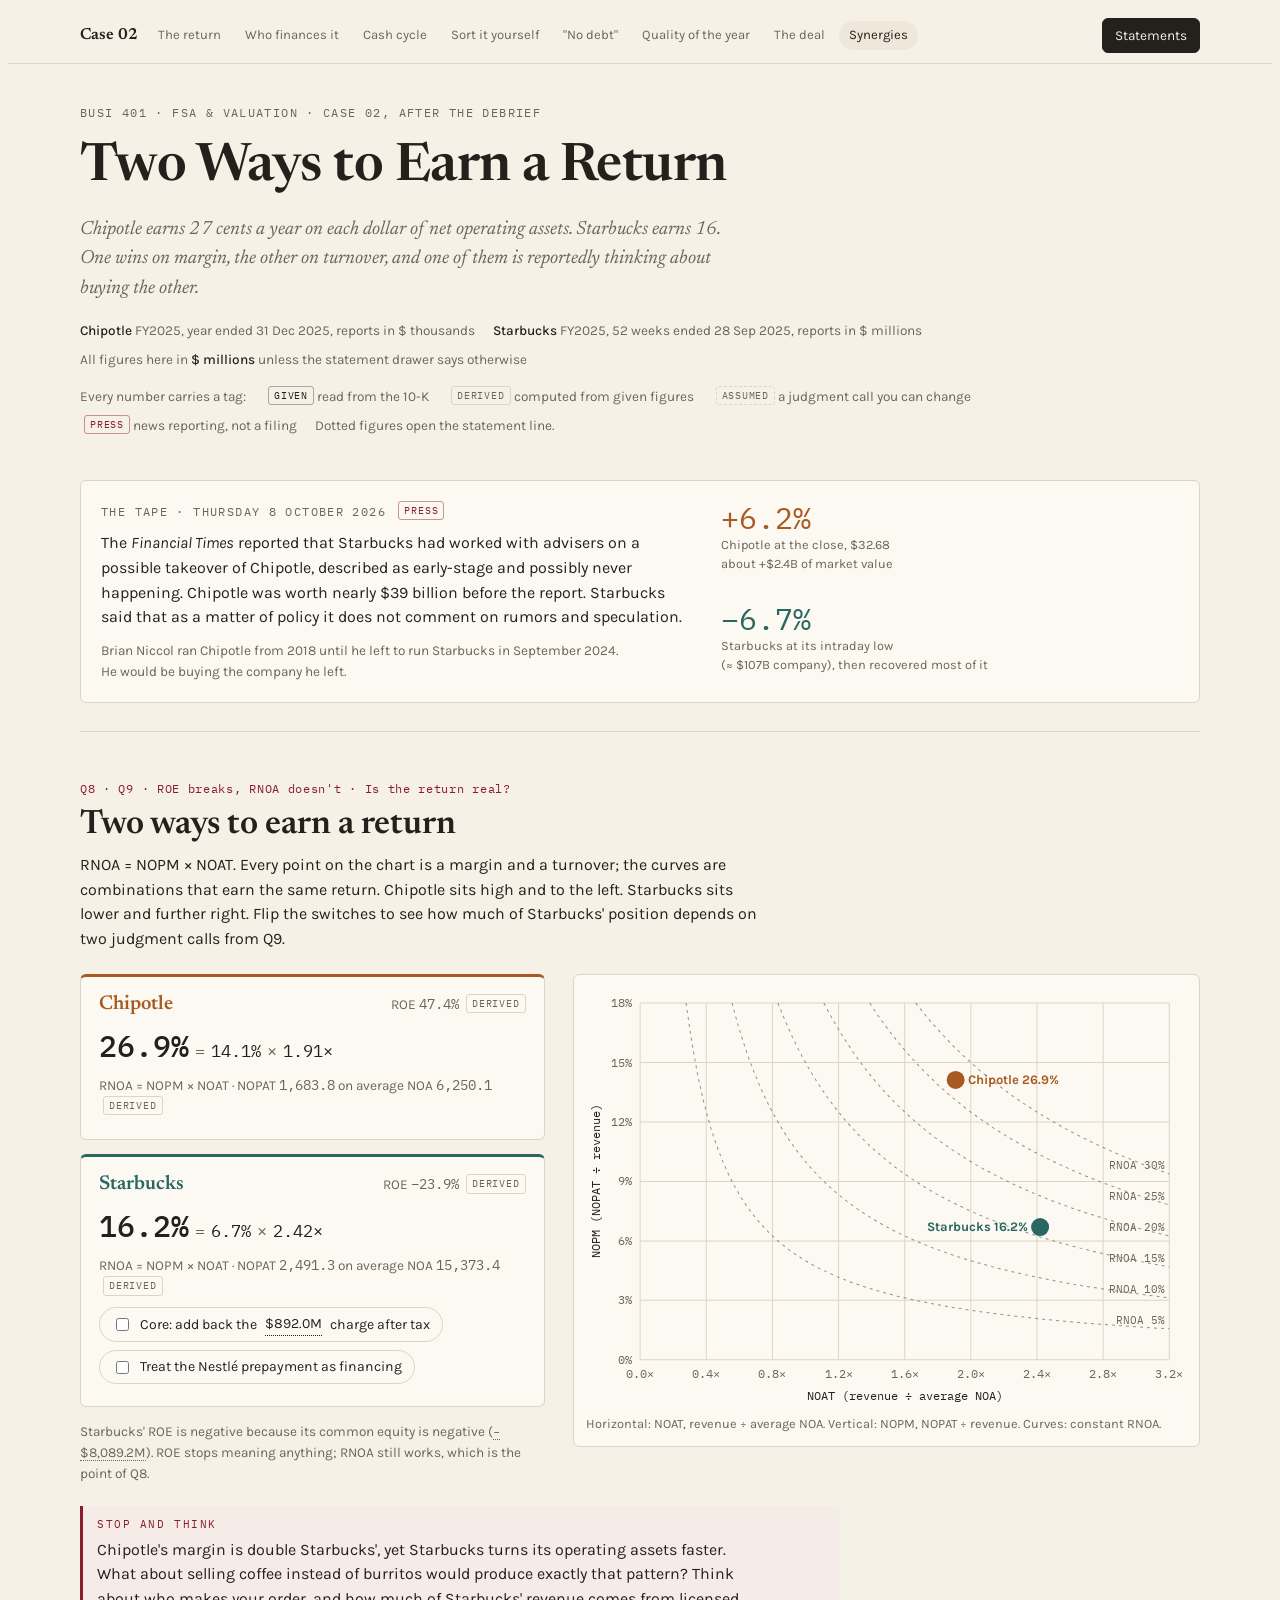
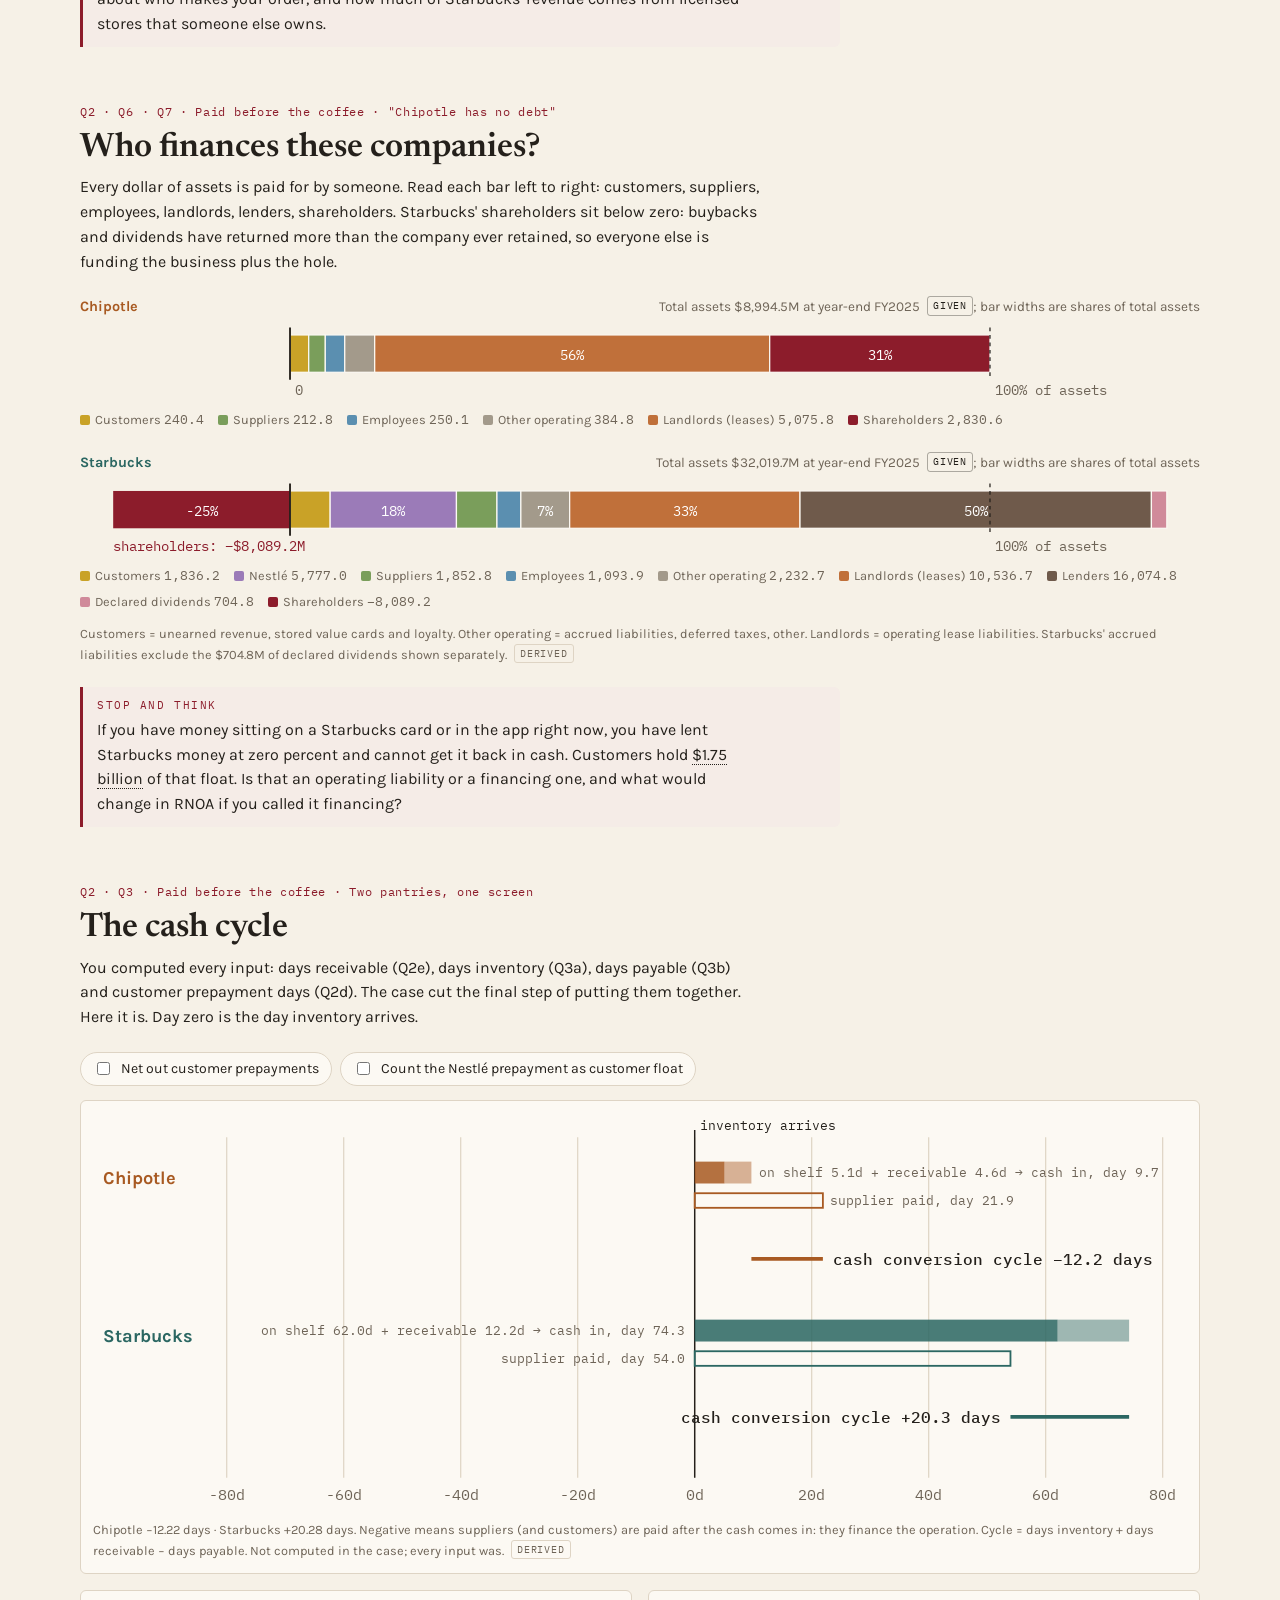
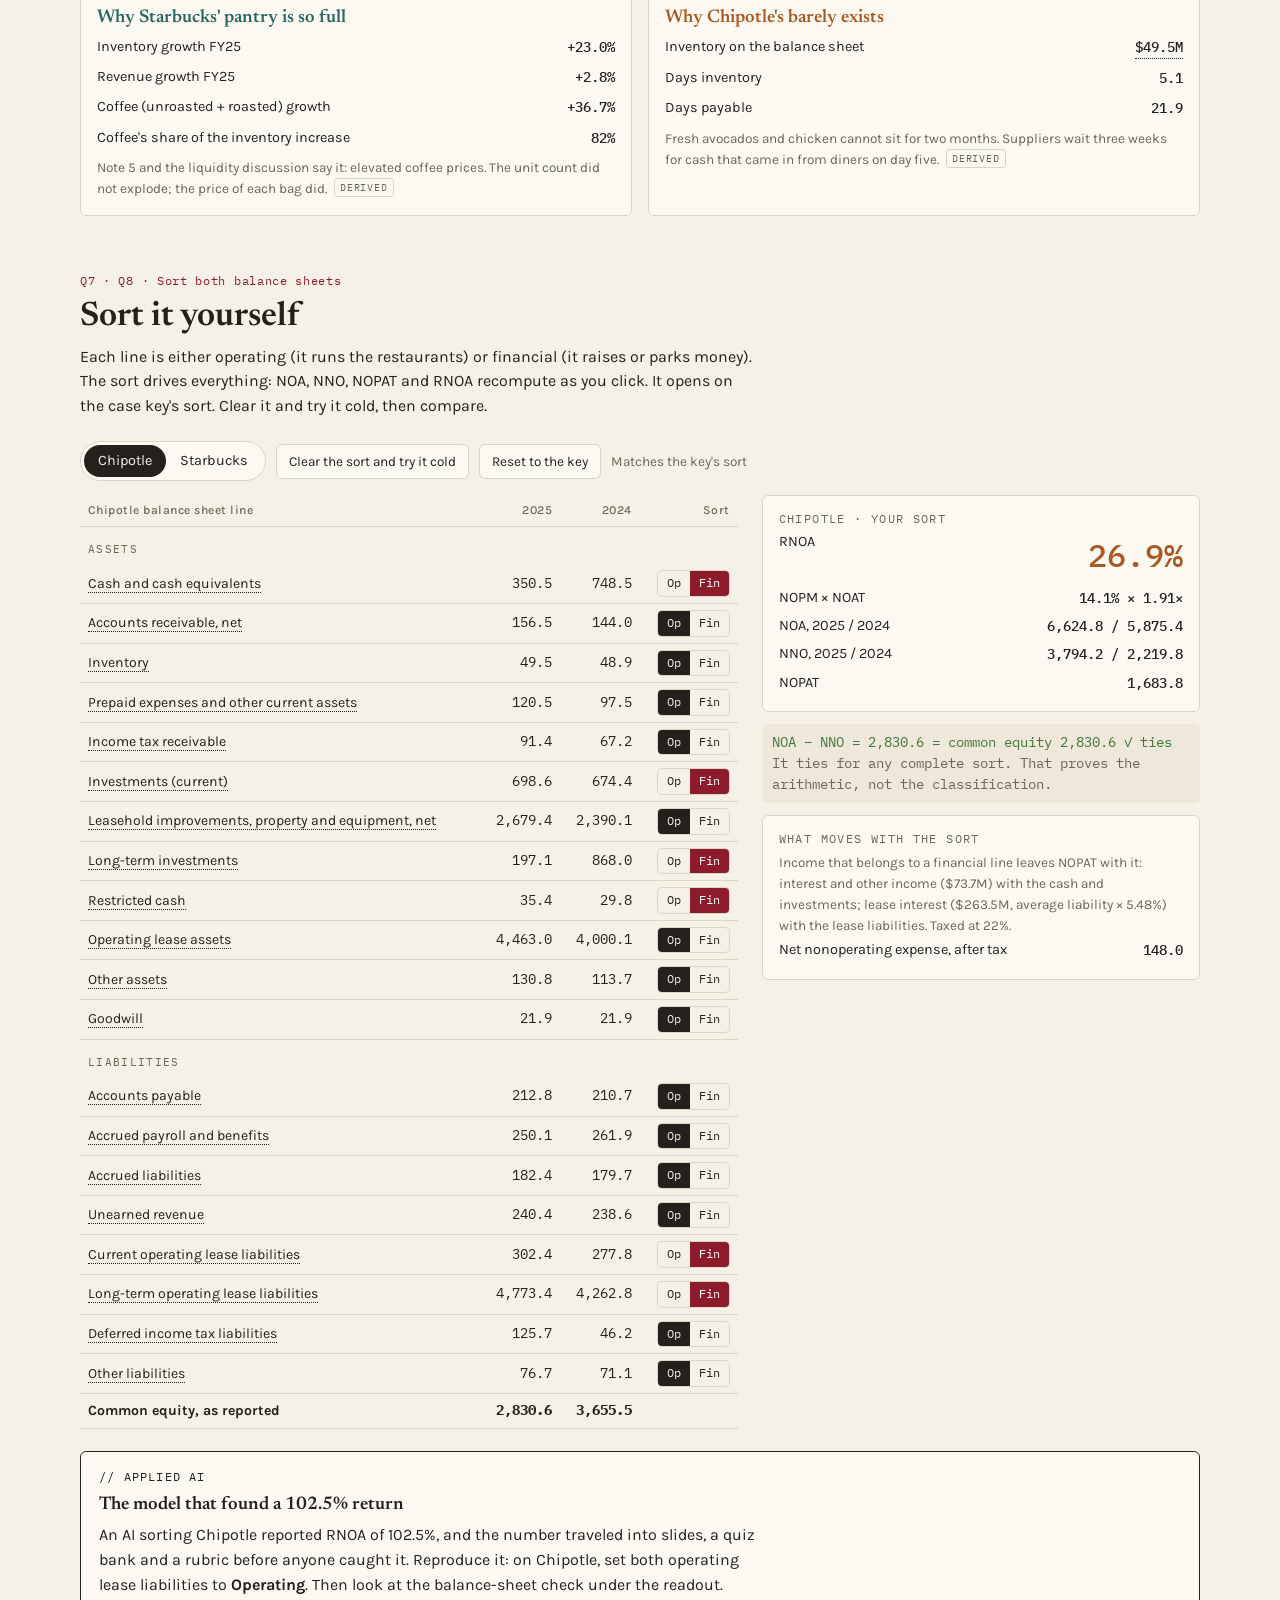
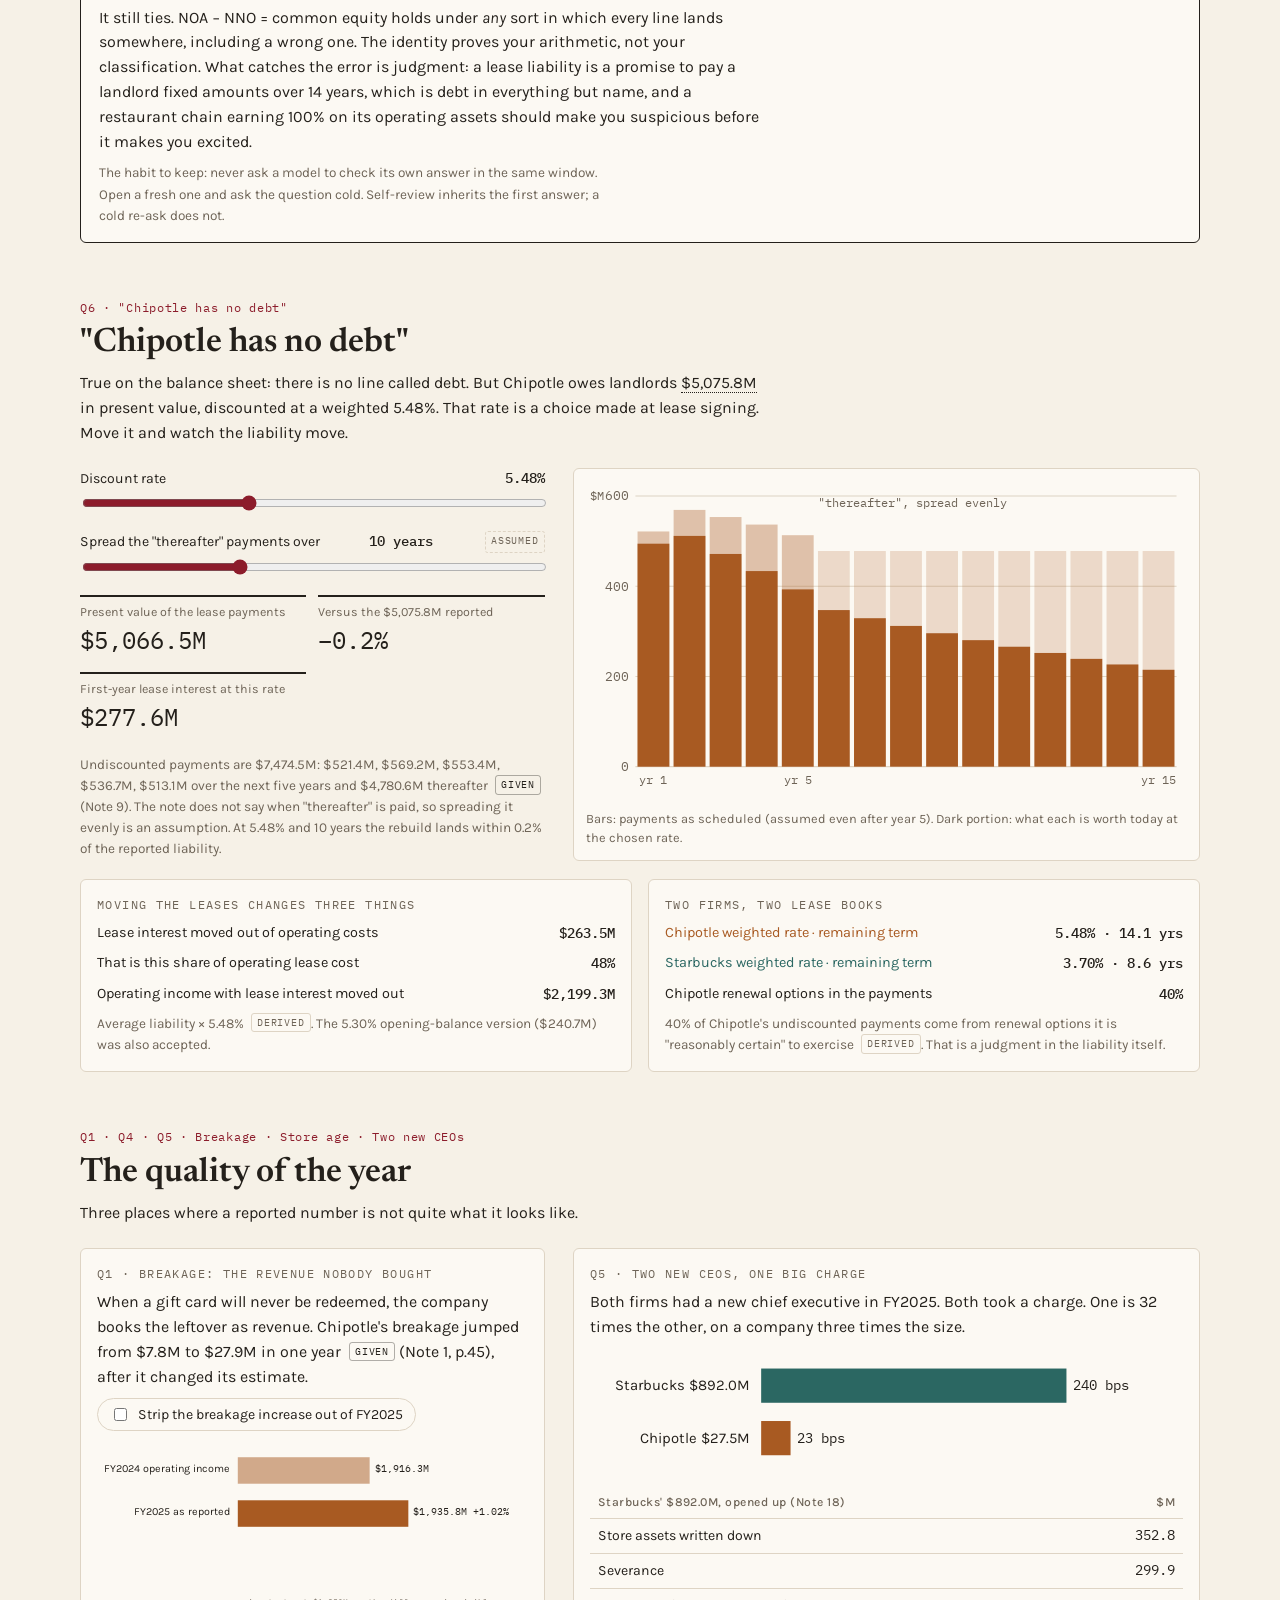
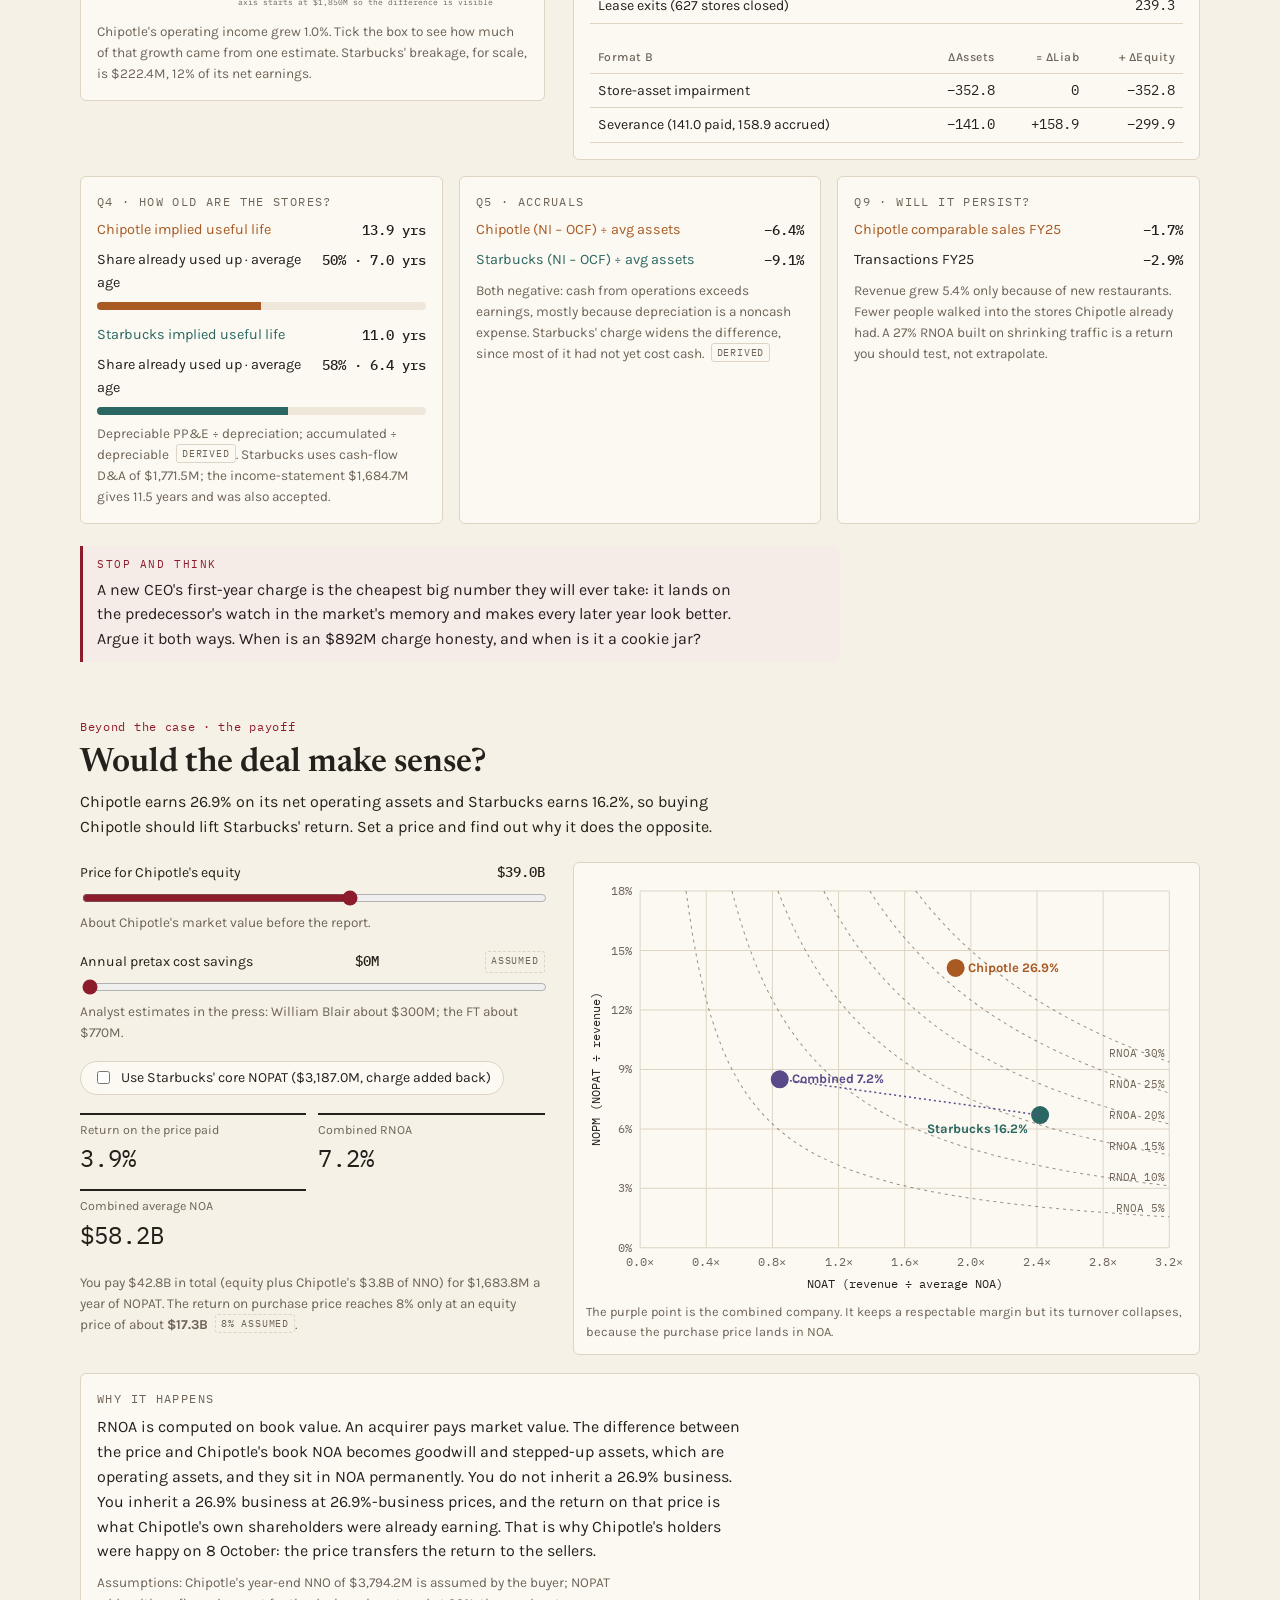
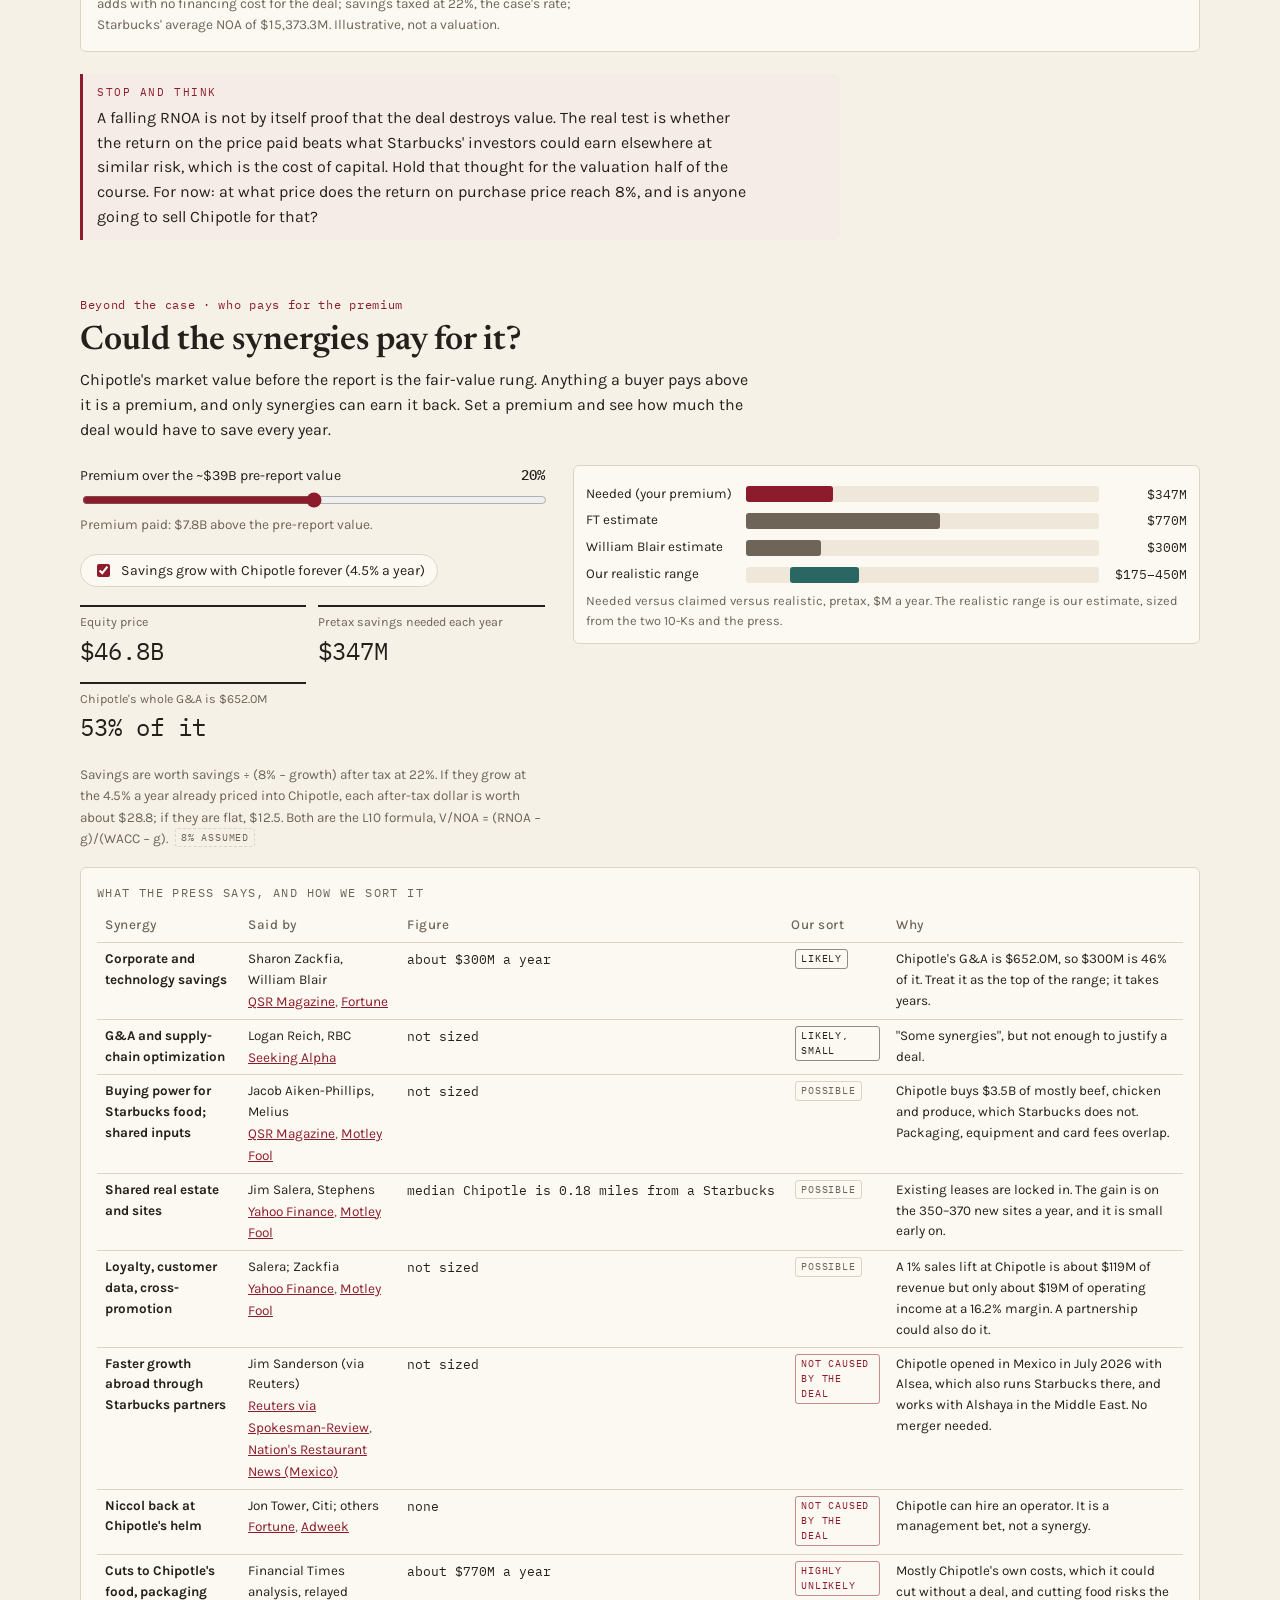
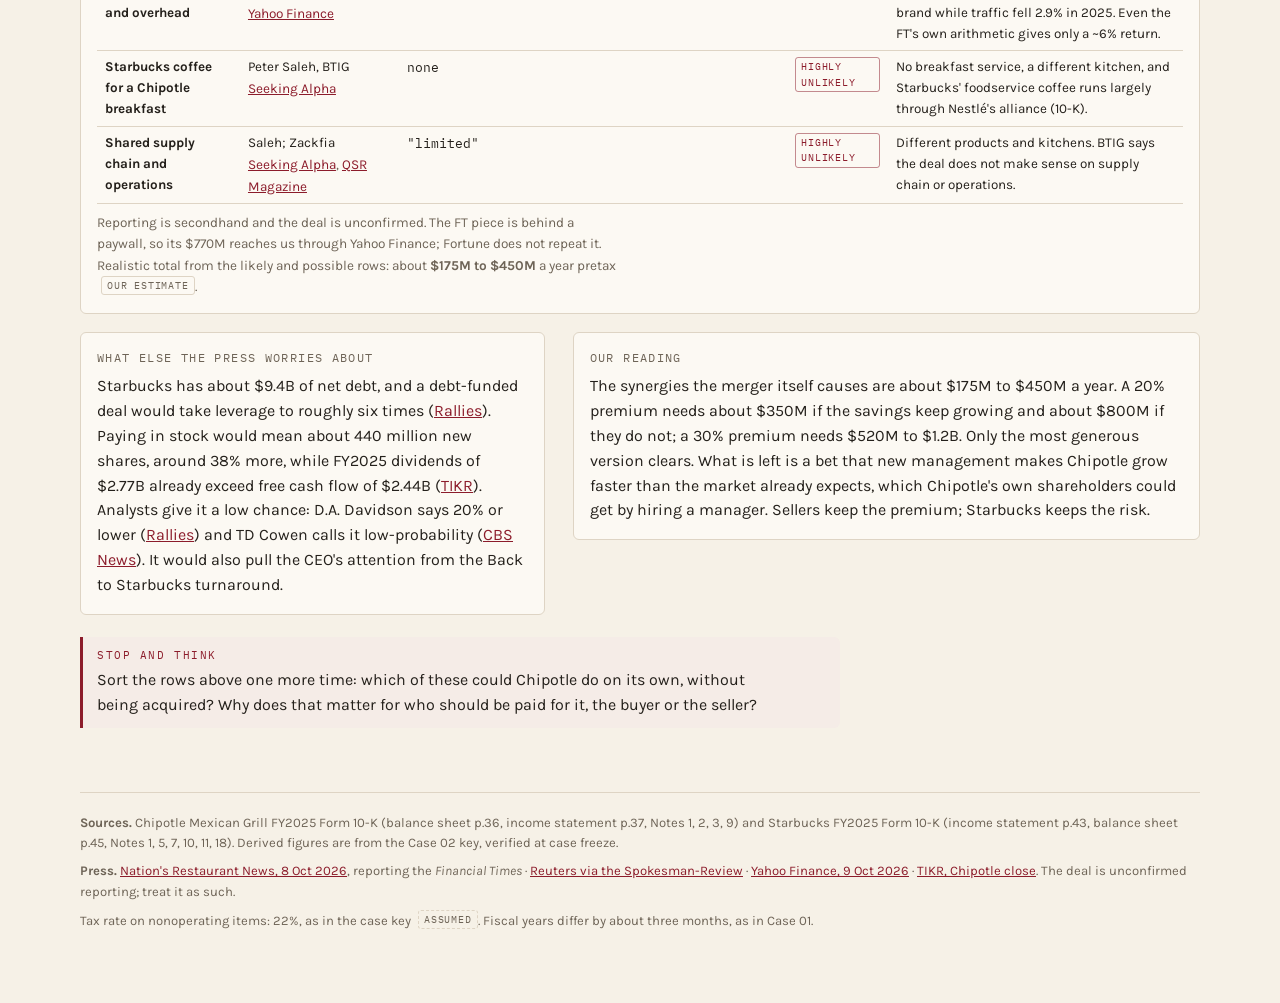
<file: RICEFSA2026Case02.html>
<!doctype html>
<html lang="en">
<head>
<meta charset="utf-8">
<meta name="viewport" content="width=device-width, initial-scale=1">
<meta name="robots" content="noindex, nofollow">
<title>Two Ways to Earn a Return</title>
<link rel="preconnect" href="https://fonts.googleapis.com">
<link rel="preconnect" href="https://fonts.gstatic.com" crossorigin>
<link rel="stylesheet" href="https://fonts.googleapis.com/css2?family=Newsreader:ital,opsz,wght@0,6..72,400;0,6..72,600;1,6..72,400&family=Karla:wght@400;500;700&family=IBM+Plex+Mono:wght@400;500&display=swap">
<style>
/* Layout: a working desk. Sticky section rail on top, one long page of instruments, statements slide in from the right like a filing pulled from the drawer. */
:root{
  --paper:#F6F1E7; --panel:#FCF9F3; --ink:#24201B; --muted:#6E6457; --rule:#DED4C4; --tint:#EFE7D9;
  --accent:#8C1C2B; --cmg:#A85A22; --sbux:#2B6762; --good:#3E7A3A; --bad:#A3302A; --deal:#5B4A8A;
  --display:"Newsreader","Cambria",Georgia,serif;
  --body:"Karla","Calibri","Segoe UI",system-ui,sans-serif;
  --mono:"IBM Plex Mono","Courier New",ui-monospace,monospace;
  --r:6px;
}
@media (prefers-color-scheme: dark){:root:not([data-theme="light"]){
  --paper:#1B1815; --panel:#231F1B; --ink:#EEE7DB; --muted:#A99E90; --rule:#3B342D; --tint:#2B2621;
  --accent:#D46A74; --cmg:#DC8D52; --sbux:#62AEA6; --good:#7DB777; --bad:#E07A72; --deal:#A595D6; color-scheme:dark}}
:root[data-theme="dark"]{
  --paper:#1B1815; --panel:#231F1B; --ink:#EEE7DB; --muted:#A99E90; --rule:#3B342D; --tint:#2B2621;
  --accent:#D46A74; --cmg:#DC8D52; --sbux:#62AEA6; --good:#7DB777; --bad:#E07A72; --deal:#A595D6; color-scheme:dark}
*{box-sizing:border-box}
[hidden]{display:none!important}
body{background:var(--paper);color:var(--ink);font-family:var(--body);font-size:16px;line-height:1.55}
.wrap{max-width:1160px;margin:0 auto;padding-inline:20px;padding-block:0 64px}
h1,h2,h3{font-family:var(--display);font-weight:600;text-wrap:balance;margin:0;line-height:1.15}
h1{font-size:clamp(2rem,5vw,3.3rem);letter-spacing:-.01em}
h2{font-size:clamp(1.5rem,3vw,2.1rem)}
h3{font-size:1.15rem}
p{margin:0;max-width:66ch}
.num,.mono{font-family:var(--mono);font-variant-numeric:tabular-nums}
.eyebrow{font-family:var(--mono);font-size:.72rem;letter-spacing:.12em;text-transform:uppercase;color:var(--muted)}
.cmg{color:var(--cmg)} .sbux{color:var(--sbux)}
a{color:var(--accent)}
button{font:inherit;color:inherit}
:focus-visible{outline:2px solid var(--accent);outline-offset:2px}

/* top rail */
.rail{position:sticky;top:env(safe-area-inset-top,0px);z-index:20;background:color-mix(in srgb,var(--paper) 92%,transparent);backdrop-filter:blur(6px);border-bottom:1px solid var(--rule)}
.rail .in{max-width:1160px;margin:0 auto;padding:10px 20px;display:flex;gap:10px;align-items:center}
.rail .brand{font-family:var(--display);font-weight:600;white-space:nowrap}
.chips{display:flex;gap:4px;overflow-x:auto;flex:1;min-width:0;scrollbar-width:none}
.chips a{font-size:.82rem;text-decoration:none;color:var(--muted);padding:4px 10px;border-radius:99px;white-space:nowrap}
.chips a:hover,.chips a.on{color:var(--ink);background:var(--tint)}
.btn{border:1px solid var(--rule);background:var(--panel);border-radius:var(--r);padding:6px 12px;cursor:pointer;font-size:.85rem;white-space:nowrap}
.btn:hover{border-color:var(--ink)}
.btn.primary{background:var(--ink);color:var(--paper);border-color:var(--ink)}

/* header */
header.top{padding-block:40px 28px;display:grid;gap:16px;border-bottom:1px solid var(--rule)}
.dek{font-family:var(--display);font-size:1.2rem;color:var(--muted);font-style:italic;max-width:60ch}
.meta{display:flex;flex-wrap:wrap;gap:8px 18px;font-size:.85rem;color:var(--muted)}
.meta b{color:var(--ink);font-weight:500}

section{padding-block:48px 8px;scroll-margin-top:64px}
.sechead{display:grid;gap:8px;margin-bottom:22px}
.qtag{font-family:var(--mono);font-size:.72rem;color:var(--accent);letter-spacing:.06em}
.lede{color:var(--ink);max-width:68ch}

.tag{display:inline-block;font-family:var(--mono);font-size:.62rem;letter-spacing:.08em;padding:1px 5px;border-radius:3px;border:1px solid var(--rule);color:var(--muted);vertical-align:2px;margin-left:4px;text-transform:uppercase}
.tag.g{border-color:color-mix(in srgb,var(--ink) 35%,transparent);color:var(--ink)}
.tag.a{border-style:dashed}
.tag.p{color:var(--accent);border-color:color-mix(in srgb,var(--accent) 45%,transparent)}
.src{cursor:pointer;border-bottom:1px dotted currentColor}
.src:hover{color:var(--accent)}

/* tape */
.tape{display:grid;grid-template-columns:1.3fr 1fr;gap:24px;align-items:start;margin-top:28px;padding:20px;border:1px solid var(--rule);background:var(--panel);border-radius:var(--r)}
.tape .big{display:flex;gap:28px;flex-wrap:wrap}
.tape .mv{display:grid}
.tape .mv .n{font-family:var(--mono);font-size:1.9rem;line-height:1.1}
.tape .mv small{color:var(--muted);font-size:.8rem}
@media (max-width:760px){.tape{grid-template-columns:1fr}}

/* scoreboard + plane */
.grid2{display:grid;grid-template-columns:minmax(0,1fr) minmax(0,1.35fr);gap:28px;align-items:start}
@media (max-width:900px){.grid2{grid-template-columns:1fr}}
.score{display:grid;gap:14px}
.firm{border:1px solid var(--rule);background:var(--panel);border-radius:var(--r);padding:16px 18px;display:grid;gap:6px}
.firm .nm{display:flex;justify-content:space-between;align-items:baseline;gap:8px}
.firm .nm h3{font-size:1.25rem}
.eq{font-family:var(--mono);font-size:1.05rem;display:flex;flex-wrap:wrap;gap:6px;align-items:baseline}
.eq .r{font-size:1.9rem;font-weight:500}
.eq .op{color:var(--muted)}
.sub{font-size:.85rem;color:var(--muted)}
.ctrl{display:flex;flex-wrap:wrap;gap:8px;margin-top:4px}
.tog{display:inline-flex;align-items:center;gap:8px;font-size:.88rem;cursor:pointer;border:1px solid var(--rule);border-radius:99px;padding:5px 12px;background:var(--panel)}
.tog input{accent-color:var(--accent)}
.figure{border:1px solid var(--rule);border-radius:var(--r);background:var(--panel);padding:12px}
.figure svg{width:100%;height:auto;display:block}
.cap{font-size:.8rem;color:var(--muted);margin-top:6px}
.badge{font-family:var(--mono);font-size:.7rem;padding:2px 6px;border-radius:3px;background:var(--tint);color:var(--accent)}

.think{border-left:3px solid var(--accent);padding:10px 14px;background:color-mix(in srgb,var(--accent) 6%,var(--panel));margin-top:22px;max-width:76ch;border-radius:0 var(--r) var(--r) 0}
.think .k{font-family:var(--mono);font-size:.7rem;letter-spacing:.14em;color:var(--accent)}
.think p{margin-top:4px}
.ai{border:1px solid var(--ink);border-radius:var(--r);padding:16px 18px;background:var(--panel);margin-top:22px;display:grid;gap:8px}
.ai .k{font-family:var(--mono);font-size:.75rem;letter-spacing:.1em}

/* finance bars */
.fin{display:grid;gap:22px}
.finrow{display:grid;gap:6px}
.finrow .lab{display:flex;justify-content:space-between;gap:10px;flex-wrap:wrap;font-size:.9rem}
.legend{display:flex;flex-wrap:wrap;gap:6px 14px;font-size:.8rem;color:var(--muted)}
.legend i{display:inline-block;width:10px;height:10px;border-radius:2px;margin-right:5px;vertical-align:-1px}

/* tables */
.tbl{width:100%;border-collapse:collapse;font-size:.88rem}
.tbl th,.tbl td{padding:6px 8px;border-bottom:1px solid var(--rule);text-align:right;vertical-align:middle}
.tbl th:first-child,.tbl td:first-child{text-align:left}
.tbl thead th{font-weight:500;color:var(--muted);font-size:.76rem;letter-spacing:.04em}
.tbl td.n{font-family:var(--mono);font-variant-numeric:tabular-nums}
.tbl tr.grp td{font-family:var(--mono);font-size:.7rem;letter-spacing:.12em;color:var(--muted);text-transform:uppercase;padding-top:14px;border-bottom:none}
.tbl tr.tot td{font-weight:700;border-top:1.5px solid var(--ink)}
.tbl tr.ind td:first-child{padding-left:22px;color:var(--muted)}
.tbl tr.hl td{background:color-mix(in srgb,var(--accent) 14%,transparent)}
.scroll{overflow-x:auto}

/* sort game */
.sortbox{display:grid;grid-template-columns:minmax(0,1.5fr) minmax(0,1fr);gap:24px;align-items:start}
@media (max-width:960px){.sortbox{grid-template-columns:1fr}}
.seg{display:inline-flex;border:1px solid var(--rule);border-radius:5px;overflow:hidden}
.seg button{border:0;background:transparent;padding:3px 9px;font-size:.75rem;cursor:pointer;font-family:var(--mono)}
.seg button.on.o{background:var(--ink);color:var(--paper)}
.seg button.on.f{background:var(--accent);color:#fff}
.diff{color:var(--accent);font-family:var(--mono);font-size:.7rem;margin-left:6px}
.readout{position:sticky;top:76px;display:grid;gap:12px}
.ro{border:1px solid var(--rule);background:var(--panel);border-radius:var(--r);padding:14px 16px}
.ro .row{display:flex;justify-content:space-between;gap:10px;font-size:.9rem;padding:3px 0}
.ro .row b{font-family:var(--mono);font-weight:500}
.ro .big{font-family:var(--mono);font-size:2rem}
.tie{font-family:var(--mono);font-size:.85rem;padding:8px 10px;border-radius:5px;background:var(--tint)}
.tie.ok{color:var(--good)}
.firmswitch{display:inline-flex;border:1px solid var(--rule);border-radius:99px;padding:3px;background:var(--panel)}
.firmswitch button{border:0;background:transparent;border-radius:99px;padding:5px 14px;cursor:pointer;font-size:.9rem}
.firmswitch button.on{background:var(--ink);color:var(--paper)}

/* cards row */
.cards{display:grid;grid-template-columns:repeat(auto-fit,minmax(240px,1fr));gap:16px}
.card{border:1px solid var(--rule);border-radius:var(--r);background:var(--panel);padding:16px;display:grid;gap:8px;align-content:start}
.kv{display:flex;justify-content:space-between;gap:10px;font-size:.9rem}
.kv b{font-family:var(--mono);font-weight:500;white-space:nowrap}
.meter{height:8px;border-radius:4px;background:var(--tint);overflow:hidden}
.meter i{display:block;height:100%}

/* sliders */
.slider{display:grid;gap:4px}
.slider label{display:flex;justify-content:space-between;gap:10px;font-size:.88rem}
.slider label b{font-family:var(--mono);font-weight:500}
input[type=range]{width:100%;accent-color:var(--accent)}
.out{display:grid;grid-template-columns:repeat(auto-fit,minmax(150px,1fr));gap:12px}
.out .o{border-top:2px solid var(--ink);padding-top:6px}
.out .o .n{font-family:var(--mono);font-size:1.5rem}
.out .o small{color:var(--muted);font-size:.78rem;display:block}

/* drawer */
.scrim{position:fixed;inset:0;background:rgba(0,0,0,.35);z-index:40}
.drawer{position:fixed;top:0;right:0;bottom:0;width:min(560px,100%);background:var(--paper);z-index:41;border-left:1px solid var(--rule);display:flex;flex-direction:column;box-shadow:-10px 0 30px rgba(0,0,0,.15);padding-top:env(safe-area-inset-top,0px);padding-bottom:env(safe-area-inset-bottom,0px)}
.drawer .dh{padding:14px 16px;border-bottom:1px solid var(--rule);display:grid;gap:10px}
.drawer .dh .top{display:flex;justify-content:space-between;align-items:center}
.drawer .tabs{display:flex;flex-wrap:wrap;gap:6px}
.drawer .tabs button{border:1px solid var(--rule);background:var(--panel);border-radius:99px;padding:4px 11px;font-size:.8rem;cursor:pointer}
.drawer .tabs button.on{background:var(--ink);color:var(--paper);border-color:var(--ink)}
.drawer .db{overflow:auto;padding:12px 16px 30px}
.drawer .units{font-size:.8rem;color:var(--muted);margin-bottom:6px}
footer{border-top:1px solid var(--rule);margin-top:56px;padding-top:20px;font-size:.82rem;color:var(--muted);display:grid;gap:8px}
@media (prefers-reduced-motion:no-preference){.drawer{animation:slide .22s ease-out}@keyframes slide{from{transform:translateX(30px);opacity:.6}}}

.syn .tbl th,.syn .tbl td{text-align:left;vertical-align:top;font-size:.84rem}
.syn .tbl td.num{font-family:var(--mono);white-space:nowrap}
.syn .tag.like{color:var(--ink);border-color:color-mix(in srgb,var(--ink) 50%,transparent)}
.syn .tag.no{color:var(--accent);border-color:color-mix(in srgb,var(--accent) 50%,transparent)}
.srow{display:grid;grid-template-columns:150px 1fr 78px;gap:10px;align-items:center;font-size:.84rem;margin:6px 0}
.srow .trk{position:relative;height:16px;background:var(--tint);border-radius:3px}
.srow .fl{position:absolute;top:0;bottom:0;border-radius:3px;background:var(--muted)}
.srow.need .fl{background:var(--accent)}
.srow.real .fl{background:var(--sbux)}
.srow .v{font-family:var(--mono);text-align:right}
.tblwrap{overflow-x:auto}
@media(max-width:700px){.srow{grid-template-columns:100px 1fr 64px}}
</style>
</head>
<body>

<div class="rail"><div class="in">
  <span class="brand">Case 02</span>
  <nav class="chips" id="chips">
    <a href="#return">The return</a><a href="#finance">Who finances it</a><a href="#cycle">Cash cycle</a>
    <a href="#sort">Sort it yourself</a><a href="#leases">"No debt"</a><a href="#quality">Quality of the year</a><a href="#deal">The deal</a><a href="#synergies">Synergies</a>
  </nav>
  <button class="btn primary" id="openStmts" type="button">Statements</button>
</div></div>

<div class="wrap">
<header class="top">
  <div class="eyebrow">BUSI 401 · FSA &amp; Valuation · Case 02, after the debrief</div>
  <h1>Two Ways to Earn a Return</h1>
  <p class="dek">Chipotle earns 27 cents a year on each dollar of net operating assets. Starbucks earns 16. One wins on margin, the other on turnover, and one of them is reportedly thinking about buying the other.</p>
  <div class="meta">
    <span><b class="cmg">Chipotle</b> FY2025, year ended 31 Dec 2025, reports in $ thousands</span>
    <span><b class="sbux">Starbucks</b> FY2025, 52 weeks ended 28 Sep 2025, reports in $ millions</span>
    <span>All figures here in <b>$ millions</b> unless the statement drawer says otherwise</span>
  </div>
  <div class="meta"><span>Every number carries a tag:</span>
    <span><span class="tag g">given</span> read from the 10-K</span>
    <span><span class="tag">derived</span> computed from given figures</span>
    <span><span class="tag a">assumed</span> a judgment call you can change</span>
    <span><span class="tag p">press</span> news reporting, not a filing</span>
    <span>Dotted figures open the statement line.</span>
  </div>

  <div class="tape" id="tape">
    <div style="display:grid;gap:10px">
      <div class="eyebrow">The tape · Thursday 8 October 2026 <span class="tag p">press</span></div>
      <p>The <i>Financial Times</i> reported that Starbucks had worked with advisers on a possible takeover of Chipotle, described as early-stage and possibly never happening. Chipotle was worth nearly $39 billion before the report. Starbucks said that as a matter of policy it does not comment on rumors and speculation.</p>
      <p class="sub">Brian Niccol ran Chipotle from 2018 until he left to run Starbucks in September 2024. He would be buying the company he left.</p>
    </div>
    <div class="big">
      <div class="mv"><span class="n cmg">+6.2%</span><small>Chipotle at the close, $32.68<br>about +$2.4B of market value</small></div>
      <div class="mv"><span class="n sbux">−6.7%</span><small>Starbucks at its intraday low<br>(≈ $107B company), then recovered most of it</small></div>
    </div>
  </div>
</header>

<!-- ============ THE RETURN ============ -->
<section id="return">
  <div class="sechead">
    <span class="qtag">Q8 · Q9 · ROE breaks, RNOA doesn't · Is the return real?</span>
    <h2>Two ways to earn a return</h2>
    <p class="lede">RNOA = NOPM × NOAT. Every point on the chart is a margin and a turnover; the curves are combinations that earn the same return. Chipotle sits high and to the left. Starbucks sits lower and further right. Flip the switches to see how much of Starbucks' position depends on two judgment calls from Q9.</p>
  </div>
  <div class="grid2">
    <div class="score">
      <div class="firm" style="border-top:3px solid var(--cmg)">
        <div class="nm"><h3 class="cmg">Chipotle</h3><span class="sub">ROE <span class="num" id="cmgROE"></span> <span class="tag">derived</span></span></div>
        <div class="eq"><span class="r" id="cmgR"></span><span class="op">=</span><span id="cmgM"></span><span class="op">×</span><span id="cmgT"></span></div>
        <div class="sub">RNOA = NOPM × NOAT · NOPAT <span class="num" id="cmgNOPAT"></span> on average NOA <span class="num" id="cmgNOA"></span> <span class="tag">derived</span></div>
        <div id="cmgFlag"></div>
      </div>
      <div class="firm" style="border-top:3px solid var(--sbux)">
        <div class="nm"><h3 class="sbux">Starbucks</h3><span class="sub">ROE <span class="num" id="sbuxROE"></span> <span class="tag">derived</span></span></div>
        <div class="eq"><span class="r" id="sbuxR"></span><span class="op">=</span><span id="sbuxM"></span><span class="op">×</span><span id="sbuxT"></span></div>
        <div class="sub">RNOA = NOPM × NOAT · NOPAT <span class="num" id="sbuxNOPAT"></span> on average NOA <span class="num" id="sbuxNOA"></span> <span class="tag">derived</span></div>
        <div class="ctrl">
          <label class="tog"><input type="checkbox" id="tCore"> Core: add back the <span class="src" data-src="SBUX-IS:restr">$892.0M</span> charge after tax</label>
          <label class="tog"><input type="checkbox" id="tNestle"> Treat the Nestlé prepayment as financing</label>
        </div>
        <div id="sbuxFlag"></div>
      </div>
      <p class="sub">Starbucks' ROE is negative because its common equity is negative (<span class="src" data-src="SBUX-BS:EQ">−$8,089.2M</span>). ROE stops meaning anything; RNOA still works, which is the point of Q8.</p>
    </div>
    <div class="figure">
      <svg id="plane" viewBox="0 0 600 420" role="img" aria-label="Margin against turnover with RNOA curves"></svg>
      <div class="cap">Horizontal: NOAT, revenue ÷ average NOA. Vertical: NOPM, NOPAT ÷ revenue. Curves: constant RNOA.</div>
    </div>
  </div>
  <div class="think"><div class="k">STOP AND THINK</div>
    <p>Chipotle's margin is double Starbucks', yet Starbucks turns its operating assets faster. What about selling coffee instead of burritos would produce exactly that pattern? Think about who makes your order, and how much of Starbucks' revenue comes from licensed stores that someone else owns.</p></div>
</section>

<!-- ============ WHO FINANCES IT ============ -->
<section id="finance">
  <div class="sechead">
    <span class="qtag">Q2 · Q6 · Q7 · Paid before the coffee · "Chipotle has no debt"</span>
    <h2>Who finances these companies?</h2>
    <p class="lede">Every dollar of assets is paid for by someone. Read each bar left to right: customers, suppliers, employees, landlords, lenders, shareholders. Starbucks' shareholders sit below zero: buybacks and dividends have returned more than the company ever retained, so everyone else is funding the business plus the hole.</p>
  </div>
  <div class="fin" id="finBars"></div>
  <div class="legend" id="finLegend" style="margin-top:12px"></div>
  <div class="think"><div class="k">STOP AND THINK</div>
    <p>If you have money sitting on a Starbucks card or in the app right now, you have lent Starbucks money at zero percent and cannot get it back in cash. Customers hold <span class="src" data-src="SBUX-BS:svc">$1.75 billion</span> of that float. Is that an operating liability or a financing one, and what would change in RNOA if you called it financing?</p></div>
</section>

<!-- ============ CASH CYCLE ============ -->
<section id="cycle">
  <div class="sechead">
    <span class="qtag">Q2 · Q3 · Paid before the coffee · Two pantries, one screen</span>
    <h2>The cash cycle</h2>
    <p class="lede">You computed every input: days receivable (Q2e), days inventory (Q3a), days payable (Q3b) and customer prepayment days (Q2d). The case cut the final step of putting them together. Here it is. Day zero is the day inventory arrives.</p>
  </div>
  <div class="ctrl" style="margin-bottom:14px">
    <label class="tog"><input type="checkbox" id="tPrepay"> Net out customer prepayments</label>
    <label class="tog"><input type="checkbox" id="tNestleWC"> Count the Nestlé prepayment as customer float</label>
  </div>
  <div class="figure"><svg id="cycleSvg" viewBox="0 0 900 330" role="img" aria-label="Cash conversion timeline for both firms"></svg>
    <div class="cap" id="cycleCap"></div></div>
  <div class="cards" style="margin-top:16px">
    <div class="card"><h3 class="sbux">Why Starbucks' pantry is so full</h3>
      <div class="kv"><span>Inventory growth FY25</span><b>+23.0%</b></div>
      <div class="kv"><span>Revenue growth FY25</span><b>+2.8%</b></div>
      <div class="kv"><span>Coffee (unroasted + roasted) growth</span><b>+36.7%</b></div>
      <div class="kv"><span>Coffee's share of the inventory increase</span><b>82%</b></div>
      <p class="sub">Note 5 and the liquidity discussion say it: elevated coffee prices. The unit count did not explode; the price of each bag did. <span class="tag">derived</span></p></div>
    <div class="card"><h3 class="cmg">Why Chipotle's barely exists</h3>
      <div class="kv"><span>Inventory on the balance sheet</span><b class="src" data-src="CMG-BS:inv">$49.5M</b></div>
      <div class="kv"><span>Days inventory</span><b>5.1</b></div>
      <div class="kv"><span>Days payable</span><b>21.9</b></div>
      <p class="sub">Fresh avocados and chicken cannot sit for two months. Suppliers wait three weeks for cash that came in from diners on day five. <span class="tag">derived</span></p></div>
  </div>
</section>

<!-- ============ SORT ============ -->
<section id="sort">
  <div class="sechead">
    <span class="qtag">Q7 · Q8 · Sort both balance sheets</span>
    <h2>Sort it yourself</h2>
    <p class="lede">Each line is either operating (it runs the restaurants) or financial (it raises or parks money). The sort drives everything: NOA, NNO, NOPAT and RNOA recompute as you click. It opens on the case key's sort. Clear it and try it cold, then compare.</p>
  </div>
  <div style="display:flex;flex-wrap:wrap;gap:10px;align-items:center;margin-bottom:14px">
    <div class="firmswitch" role="tablist"><button type="button" id="swCMG" class="on">Chipotle</button><button type="button" id="swSBUX">Starbucks</button></div>
    <button class="btn" type="button" id="btnClear">Clear the sort and try it cold</button>
    <button class="btn" type="button" id="btnKey">Reset to the key</button>
    <span class="sub" id="sortStatus"></span>
  </div>
  <div class="sortbox">
    <div class="scroll"><table class="tbl" id="sortTbl"></table></div>
    <div class="readout">
      <div class="ro" id="roMain"></div>
      <div class="tie" id="roTie"></div>
      <div class="ro" id="roIncome"></div>
    </div>
  </div>
  <div class="ai">
    <div class="k">// APPLIED AI</div>
    <h3>The model that found a 102.5% return</h3>
    <p>An AI sorting Chipotle reported RNOA of 102.5%, and the number traveled into slides, a quiz bank and a rubric before anyone caught it. Reproduce it: on Chipotle, set both operating lease liabilities to <b>Operating</b>. Then look at the balance-sheet check under the readout.</p>
    <p>It still ties. NOA − NNO = common equity holds under <i>any</i> sort in which every line lands somewhere, including a wrong one. The identity proves your arithmetic, not your classification. What catches the error is judgment: a lease liability is a promise to pay a landlord fixed amounts over 14 years, which is debt in everything but name, and a restaurant chain earning 100% on its operating assets should make you suspicious before it makes you excited.</p>
    <p class="sub">The habit to keep: never ask a model to check its own answer in the same window. Open a fresh one and ask the question cold. Self-review inherits the first answer; a cold re-ask does not.</p>
  </div>
</section>

<!-- ============ LEASES ============ -->
<section id="leases">
  <div class="sechead">
    <span class="qtag">Q6 · "Chipotle has no debt"</span>
    <h2>"Chipotle has no debt"</h2>
    <p class="lede">True on the balance sheet: there is no line called debt. But Chipotle owes landlords <span class="src" data-src="CMG-BS:leaseL">$5,075.8M</span> in present value, discounted at a weighted 5.48%. That rate is a choice made at lease signing. Move it and watch the liability move.</p>
  </div>
  <div class="grid2">
    <div style="display:grid;gap:18px">
      <div class="slider"><label for="rRate">Discount rate <b id="rRateV"></b></label><input type="range" id="rRate" min="3" max="10" step="0.02" value="5.48"></div>
      <div class="slider"><label for="rYears">Spread the "thereafter" payments over <b id="rYearsV"></b> <span class="tag a">assumed</span></label><input type="range" id="rYears" min="5" max="20" step="1" value="10"></div>
      <div class="out">
        <div class="o"><small>Present value of the lease payments</small><span class="n" id="pvOut"></span></div>
        <div class="o"><small>Versus the $5,075.8M reported</small><span class="n" id="pvDiff"></span></div>
        <div class="o"><small>First-year lease interest at this rate</small><span class="n" id="pvInt"></span></div>
      </div>
      <p class="sub">Undiscounted payments are $7,474.5M: $521.4M, $569.2M, $553.4M, $536.7M, $513.1M over the next five years and $4,780.6M thereafter <span class="tag g">given</span> (Note 9). The note does not say when "thereafter" is paid, so spreading it evenly is an assumption. At 5.48% and 10 years the rebuild lands within 0.2% of the reported liability.</p>
    </div>
    <div class="figure"><svg id="leaseSvg" viewBox="0 0 560 300" role="img" aria-label="Lease payments by year and their present value"></svg>
      <div class="cap">Bars: payments as scheduled (assumed even after year 5). Dark portion: what each is worth today at the chosen rate.</div></div>
  </div>
  <div class="cards" style="margin-top:18px">
    <div class="card"><div class="eyebrow">Moving the leases changes three things</div>
      <div class="kv"><span>Lease interest moved out of operating costs</span><b>$263.5M</b></div>
      <div class="kv"><span>That is this share of operating lease cost</span><b>48%</b></div>
      <div class="kv"><span>Operating income with lease interest moved out</span><b>$2,199.3M</b></div>
      <p class="sub">Average liability × 5.48% <span class="tag">derived</span>. The 5.30% opening-balance version ($240.7M) was also accepted.</p></div>
    <div class="card"><div class="eyebrow">Two firms, two lease books</div>
      <div class="kv"><span class="cmg">Chipotle weighted rate · remaining term</span><b>5.48% · 14.1 yrs</b></div>
      <div class="kv"><span class="sbux">Starbucks weighted rate · remaining term</span><b>3.70% · 8.6 yrs</b></div>
      <div class="kv"><span>Chipotle renewal options in the payments</span><b>40%</b></div>
      <p class="sub">40% of Chipotle's undiscounted payments come from renewal options it is "reasonably certain" to exercise <span class="tag">derived</span>. That is a judgment in the liability itself.</p></div>
  </div>
</section>

<!-- ============ QUALITY ============ -->
<section id="quality">
  <div class="sechead">
    <span class="qtag">Q1 · Q4 · Q5 · Breakage · Store age · Two new CEOs</span>
    <h2>The quality of the year</h2>
    <p class="lede">Three places where a reported number is not quite what it looks like.</p>
  </div>
  <div class="grid2">
    <div class="card">
      <div class="eyebrow">Q1 · Breakage: the revenue nobody bought</div>
      <p>When a gift card will never be redeemed, the company books the leftover as revenue. Chipotle's breakage jumped from $7.8M to $27.9M in one year <span class="tag g">given</span> (Note 1, p.45), after it changed its estimate.</p>
      <label class="tog" style="justify-self:start"><input type="checkbox" id="tBreak"> Strip the breakage increase out of FY2025</label>
      <svg id="breakSvg" viewBox="0 0 520 210" role="img" aria-label="Chipotle operating income with and without the breakage increase"></svg>
      <p class="sub" id="breakCap"></p>
    </div>
    <div class="card">
      <div class="eyebrow">Q5 · Two new CEOs, one big charge</div>
      <p>Both firms had a new chief executive in FY2025. Both took a charge. One is 32 times the other, on a company three times the size.</p>
      <svg id="chargeSvg" viewBox="0 0 520 110" role="img" aria-label="Restructuring charges as basis points of revenue"></svg>
      <table class="tbl" style="margin-top:6px">
        <thead><tr><th>Starbucks' $892.0M, opened up (Note 18)</th><th>$M</th></tr></thead>
        <tbody>
          <tr><td>Store assets written down</td><td class="n">352.8</td></tr>
          <tr><td>Severance</td><td class="n">299.9</td></tr>
          <tr><td>Lease exits (627 stores closed)</td><td class="n">239.3</td></tr>
        </tbody></table>
      <table class="tbl" style="margin-top:10px">
        <thead><tr><th>Format B</th><th>ΔAssets</th><th>= ΔLiab</th><th>+ ΔEquity</th></tr></thead>
        <tbody>
          <tr><td>Store-asset impairment</td><td class="n">−352.8</td><td class="n">0</td><td class="n">−352.8</td></tr>
          <tr><td>Severance (141.0 paid, 158.9 accrued)</td><td class="n">−141.0</td><td class="n">+158.9</td><td class="n">−299.9</td></tr>
        </tbody></table>
    </div>
  </div>
  <div class="cards" style="margin-top:16px">
    <div class="card"><div class="eyebrow">Q4 · How old are the stores?</div>
      <div class="kv"><span class="cmg">Chipotle implied useful life</span><b>13.9 yrs</b></div>
      <div class="kv"><span>Share already used up · average age</span><b>50% · 7.0 yrs</b></div>
      <div class="meter"><i style="width:50%;background:var(--cmg)"></i></div>
      <div class="kv" style="margin-top:6px"><span class="sbux">Starbucks implied useful life</span><b>11.0 yrs</b></div>
      <div class="kv"><span>Share already used up · average age</span><b>58% · 6.4 yrs</b></div>
      <div class="meter"><i style="width:58%;background:var(--sbux)"></i></div>
      <p class="sub">Depreciable PP&amp;E ÷ depreciation; accumulated ÷ depreciable <span class="tag">derived</span>. Starbucks uses cash-flow D&amp;A of $1,771.5M; the income-statement $1,684.7M gives 11.5 years and was also accepted.</p></div>
    <div class="card"><div class="eyebrow">Q5 · Accruals</div>
      <div class="kv"><span class="cmg">Chipotle (NI − OCF) ÷ avg assets</span><b>−6.4%</b></div>
      <div class="kv"><span class="sbux">Starbucks (NI − OCF) ÷ avg assets</span><b>−9.1%</b></div>
      <p class="sub">Both negative: cash from operations exceeds earnings, mostly because depreciation is a noncash expense. Starbucks' charge widens the difference, since most of it had not yet cost cash. <span class="tag">derived</span></p></div>
    <div class="card"><div class="eyebrow">Q9 · Will it persist?</div>
      <div class="kv"><span class="cmg">Chipotle comparable sales FY25</span><b>−1.7%</b></div>
      <div class="kv"><span>Transactions FY25</span><b>−2.9%</b></div>
      <p class="sub">Revenue grew 5.4% only because of new restaurants. Fewer people walked into the stores Chipotle already had. A 27% RNOA built on shrinking traffic is a return you should test, not extrapolate.</p></div>
  </div>
  <div class="think"><div class="k">STOP AND THINK</div>
    <p>A new CEO's first-year charge is the cheapest big number they will ever take: it lands on the predecessor's watch in the market's memory and makes every later year look better. Argue it both ways. When is an $892M charge honesty, and when is it a cookie jar?</p></div>
</section>

<!-- ============ DEAL ============ -->
<section id="deal">
  <div class="sechead">
    <span class="qtag">Beyond the case · the payoff</span>
    <h2>Would the deal make sense?</h2>
    <p class="lede">Chipotle earns 26.9% on its net operating assets and Starbucks earns 16.2%, so buying Chipotle should lift Starbucks' return. Set a price and find out why it does the opposite.</p>
  </div>
  <div class="grid2">
    <div style="display:grid;gap:18px">
      <div class="slider"><label for="dPrice">Price for Chipotle's equity <b id="dPriceV"></b></label><input type="range" id="dPrice" min="10" max="60" step="0.5" value="39"><span class="sub" id="dPremium"></span></div>
      <div class="slider"><label for="dSyn">Annual pretax cost savings <b id="dSynV"></b> <span class="tag a">assumed</span></label><input type="range" id="dSyn" min="0" max="1000" step="10" value="0"><span class="sub">Analyst estimates in the press: William Blair about $300M; the FT about $770M.</span></div>
      <label class="tog" style="justify-self:start"><input type="checkbox" id="dCore"> Use Starbucks' core NOPAT ($3,187.0M, charge added back)</label>
      <div class="out">
        <div class="o"><small>Return on the price paid</small><span class="n" id="dRet"></span></div>
        <div class="o"><small>Combined RNOA</small><span class="n" id="dRNOA"></span></div>
        <div class="o"><small>Combined average NOA</small><span class="n" id="dNOA"></span></div>
      </div>
      <p class="sub" id="dNote"></p>
    </div>
    <div class="figure"><svg id="dealPlane" viewBox="0 0 600 420" role="img" aria-label="The combined company on the margin and turnover chart"></svg>
      <div class="cap">The purple point is the combined company. It keeps a respectable margin but its turnover collapses, because the purchase price lands in NOA.</div></div>
  </div>
  <div class="card" style="margin-top:18px">
    <div class="eyebrow">Why it happens</div>
    <p>RNOA is computed on book value. An acquirer pays market value. The difference between the price and Chipotle's book NOA becomes goodwill and stepped-up assets, which are operating assets, and they sit in NOA permanently. You do not inherit a 26.9% business. You inherit a 26.9% business at 26.9%-business prices, and the return on that price is what Chipotle's own shareholders were already earning. That is why Chipotle's holders were happy on 8 October: the price transfers the return to the sellers.</p>
    <p class="sub">Assumptions: Chipotle's year-end NNO of $3,794.2M is assumed by the buyer; NOPAT adds with no financing cost for the deal; savings taxed at 22%, the case's rate; Starbucks' average NOA of $15,373.3M. Illustrative, not a valuation.</p>
  </div>
  <div class="think"><div class="k">STOP AND THINK</div>
    <p>A falling RNOA is not by itself proof that the deal destroys value. The real test is whether the return on the price paid beats what Starbucks' investors could earn elsewhere at similar risk, which is the cost of capital. Hold that thought for the valuation half of the course. For now: at what price does the return on purchase price reach 8%, and is anyone going to sell Chipotle for that?</p></div>
</section>


<!-- ============ SYNERGIES ============ -->
<section id="synergies" class="syn">
  <div class="sechead">
    <span class="qtag">Beyond the case · who pays for the premium</span>
    <h2>Could the synergies pay for it?</h2>
    <p class="lede">Chipotle's market value before the report is the fair-value rung. Anything a buyer pays above it is a premium, and only synergies can earn it back. Set a premium and see how much the deal would have to save every year.</p>
  </div>
  <div class="grid2">
    <div style="display:grid;gap:18px">
      <div class="slider"><label for="sPrem">Premium over the ~$39B pre-report value <b id="sPremV"></b></label><input type="range" id="sPrem" min="0" max="40" step="1" value="20"><span class="sub" id="sPremSub"></span></div>
      <label class="tog" style="justify-self:start"><input type="checkbox" id="sGrow" checked> Savings grow with Chipotle forever (4.5% a year)</label>
      <div class="out">
        <div class="o"><small>Equity price</small><span class="n" id="sEq"></span></div>
        <div class="o"><small>Pretax savings needed each year</small><span class="n" id="sNeed"></span></div>
        <div class="o"><small>Chipotle's whole G&amp;A is $652.0M</small><span class="n" id="sGa"></span></div>
      </div>
      <p class="sub">Savings are worth savings &divide; (8% &minus; growth) after tax at 22%. If they grow at the 4.5% a year already priced into Chipotle, each after-tax dollar is worth about $28.8; if they are flat, $12.5. Both are the L10 formula, V/NOA = (RNOA &minus; g)/(WACC &minus; g). <span class="tag a">8% assumed</span></p>
    </div>
    <div class="figure"><div id="synBars"></div>
      <div class="cap">Needed versus claimed versus realistic, pretax, $M a year. The realistic range is our estimate, sized from the two 10-Ks and the press.</div></div>
  </div>
  <div class="card tblwrap" style="margin-top:18px">
    <div class="eyebrow">What the press says, and how we sort it</div>
    <table class="tbl"><thead><tr><th>Synergy</th><th>Said by</th><th>Figure</th><th>Our sort</th><th>Why</th></tr></thead><tbody><tr><td><b>Corporate and technology savings</b></td><td>Sharon Zackfia, William Blair<br><span class="sub"><a href="https://www.qsrmagazine.com/story/report-starbucks-exploring-takeover-of-chipotle/" target="_blank" rel="noopener">QSR Magazine</a>, <a href="https://fortune.com/2026/10/09/chipotle-starbucks-niccol-stock/" target="_blank" rel="noopener">Fortune</a></span></td><td class="num">about $300M a year</td><td><span class="tag like">Likely</span></td><td>Chipotle's G&A is $652.0M, so $300M is 46% of it. Treat it as the top of the range; it takes years.</td></tr><tr><td><b>G&amp;A and supply-chain optimization</b></td><td>Logan Reich, RBC<br><span class="sub"><a href="https://www.tradingview.com/news/seekingalpha:d08712f45094b:0-analysts-see-a-low-probability-of-a-starbucks-chipotle-mashup/" target="_blank" rel="noopener">Seeking Alpha</a></span></td><td class="num">not sized</td><td><span class="tag like">Likely, small</span></td><td>"Some synergies", but not enough to justify a deal.</td></tr><tr><td><b>Buying power for Starbucks food; shared inputs</b></td><td>Jacob Aiken-Phillips, Melius<br><span class="sub"><a href="https://www.qsrmagazine.com/story/report-starbucks-exploring-takeover-of-chipotle/" target="_blank" rel="noopener">QSR Magazine</a>, <a href="https://www.fool.com/investing/2026/10/08/starbucks-may-be-eyeing-a-potential-takeover-bid-for-chipotle-here-s-what-it-could-mean-for-investors/" target="_blank" rel="noopener">Motley Fool</a></span></td><td class="num">not sized</td><td><span class="tag ">Possible</span></td><td>Chipotle buys $3.5B of mostly beef, chicken and produce, which Starbucks does not. Packaging, equipment and card fees overlap.</td></tr><tr><td><b>Shared real estate and sites</b></td><td>Jim Salera, Stephens<br><span class="sub"><a href="https://finance.yahoo.com/markets/stocks/articles/starbucks-sbux-chipotle-cmg-could-174730048.html" target="_blank" rel="noopener">Yahoo Finance</a>, <a href="https://www.fool.com/investing/2026/10/08/starbucks-may-be-eyeing-a-potential-takeover-bid-for-chipotle-here-s-what-it-could-mean-for-investors/" target="_blank" rel="noopener">Motley Fool</a></span></td><td class="num">median Chipotle is 0.18 miles from a Starbucks</td><td><span class="tag ">Possible</span></td><td>Existing leases are locked in. The gain is on the 350–370 new sites a year, and it is small early on.</td></tr><tr><td><b>Loyalty, customer data, cross-promotion</b></td><td>Salera; Zackfia<br><span class="sub"><a href="https://finance.yahoo.com/markets/stocks/articles/starbucks-sbux-chipotle-cmg-could-174730048.html" target="_blank" rel="noopener">Yahoo Finance</a>, <a href="https://www.fool.com/investing/2026/10/08/starbucks-may-be-eyeing-a-potential-takeover-bid-for-chipotle-here-s-what-it-could-mean-for-investors/" target="_blank" rel="noopener">Motley Fool</a></span></td><td class="num">not sized</td><td><span class="tag ">Possible</span></td><td>A 1% sales lift at Chipotle is about $119M of revenue but only about $19M of operating income at a 16.2% margin. A partnership could also do it.</td></tr><tr><td><b>Faster growth abroad through Starbucks partners</b></td><td>Jim Sanderson (via Reuters)<br><span class="sub"><a href="https://www.spokesman.com/stories/2026/oct/08/starbucks-has-explored-chipotle-takeover-ft-report/" target="_blank" rel="noopener">Reuters via Spokesman-Review</a>, <a href="https://www.nrn.com/fast-casual/chipotle-makes-its-debut-in-mexico" target="_blank" rel="noopener">Nation's Restaurant News (Mexico)</a></span></td><td class="num">not sized</td><td><span class="tag no">Not caused by the deal</span></td><td>Chipotle opened in Mexico in July 2026 with Alsea, which also runs Starbucks there, and works with Alshaya in the Middle East. No merger needed.</td></tr><tr><td><b>Niccol back at Chipotle's helm</b></td><td>Jon Tower, Citi; others<br><span class="sub"><a href="https://fortune.com/2026/10/09/chipotle-starbucks-niccol-stock/" target="_blank" rel="noopener">Fortune</a>, <a href="https://www.adweek.com/brand-marketing/starbucks-is-reportedly-eyeing-chipotle-but-the-burrito-chain-may-be-more-than-it-can-chew/" target="_blank" rel="noopener">Adweek</a></span></td><td class="num">none</td><td><span class="tag no">Not caused by the deal</span></td><td>Chipotle can hire an operator. It is a management bet, not a synergy.</td></tr><tr><td><b>Cuts to Chipotle's food, packaging and overhead</b></td><td>Financial Times analysis, relayed<br><span class="sub"><a href="https://finance.yahoo.com/markets/stocks/articles/starbucks-sbux-chipotle-cmg-could-174730048.html" target="_blank" rel="noopener">Yahoo Finance</a></span></td><td class="num">about $770M a year</td><td><span class="tag no">Highly unlikely</span></td><td>Mostly Chipotle's own costs, which it could cut without a deal, and cutting food risks the brand while traffic fell 2.9% in 2025. Even the FT's own arithmetic gives only a ~6% return.</td></tr><tr><td><b>Starbucks coffee for a Chipotle breakfast</b></td><td>Peter Saleh, BTIG<br><span class="sub"><a href="https://www.tradingview.com/news/seekingalpha:d08712f45094b:0-analysts-see-a-low-probability-of-a-starbucks-chipotle-mashup/" target="_blank" rel="noopener">Seeking Alpha</a></span></td><td class="num">none</td><td><span class="tag no">Highly unlikely</span></td><td>No breakfast service, a different kitchen, and Starbucks' foodservice coffee runs largely through Nestlé's alliance (10-K).</td></tr><tr><td><b>Shared supply chain and operations</b></td><td>Saleh; Zackfia<br><span class="sub"><a href="https://www.tradingview.com/news/seekingalpha:d08712f45094b:0-analysts-see-a-low-probability-of-a-starbucks-chipotle-mashup/" target="_blank" rel="noopener">Seeking Alpha</a>, <a href="https://www.qsrmagazine.com/story/report-starbucks-exploring-takeover-of-chipotle/" target="_blank" rel="noopener">QSR Magazine</a></span></td><td class="num">"limited"</td><td><span class="tag no">Highly unlikely</span></td><td>Different products and kitchens. BTIG says the deal does not make sense on supply chain or operations.</td></tr></tbody></table>
    <p class="sub">Reporting is secondhand and the deal is unconfirmed. The FT piece is behind a paywall, so its $770M reaches us through Yahoo Finance; Fortune does not repeat it. Realistic total from the likely and possible rows: about <b>$175M to $450M</b> a year pretax <span class="tag">our estimate</span>.</p>
  </div>
  <div class="grid2" style="margin-top:18px">
    <div class="card"><div class="eyebrow">What else the press worries about</div>
      <p>Starbucks has about $9.4B of net debt, and a debt-funded deal would take leverage to roughly six times (<a href="https://rallies.ai/news/analysts-skeptical-of-reportedly-explored-starbucks-chipotle-deal-7c26c9a0576303a3" target="_blank" rel="noopener">Rallies</a>). Paying in stock would mean about 440 million new shares, around 38% more, while FY2025 dividends of $2.77B already exceed free cash flow of $2.44B (<a href="https://www.tikr.com/blog/an-expensive-distraction-the-39-billion-mistake-starbucks-can-still-avoid" target="_blank" rel="noopener">TIKR</a>). Analysts give it a low chance: D.A. Davidson says 20% or lower (<a href="https://rallies.ai/news/analysts-skeptical-of-reportedly-explored-starbucks-chipotle-deal-7c26c9a0576303a3" target="_blank" rel="noopener">Rallies</a>) and TD Cowen calls it low-probability (<a href="https://www.cbsnews.com/news/chipotle-stock-starbucks-takeover-ceo-brian-niccol/" target="_blank" rel="noopener">CBS News</a>). It would also pull the CEO's attention from the Back to Starbucks turnaround.</p></div>
    <div class="card"><div class="eyebrow">Our reading</div>
      <p>The synergies the merger itself causes are about $175M to $450M a year. A 20% premium needs about $350M if the savings keep growing and about $800M if they do not; a 30% premium needs $520M to $1.2B. Only the most generous version clears. What is left is a bet that new management makes Chipotle grow faster than the market already expects, which Chipotle's own shareholders could get by hiring a manager. Sellers keep the premium; Starbucks keeps the risk.</p></div>
  </div>
  <div class="think"><div class="k">STOP AND THINK</div>
    <p>Sort the rows above one more time: which of these could Chipotle do on its own, without being acquired? Why does that matter for who should be paid for it, the buyer or the seller?</p></div>
</section>

<footer>
  <div><b>Sources.</b> Chipotle Mexican Grill FY2025 Form 10-K (balance sheet p.36, income statement p.37, Notes 1, 2, 3, 9) and Starbucks FY2025 Form 10-K (income statement p.43, balance sheet p.45, Notes 1, 5, 7, 10, 11, 18). Derived figures are from the Case 02 key, verified at case freeze.</div>
  <div><b>Press.</b> <a href="https://www.nrn.com/mergers-acquisitions/starbucks-is-reportedly-eyeing-a-chipotle-acquisition" target="_blank" rel="noopener">Nation's Restaurant News, 8 Oct 2026</a>, reporting the <i>Financial Times</i> · <a href="https://www.spokesman.com/stories/2026/oct/08/starbucks-has-explored-chipotle-takeover-ft-report/" target="_blank" rel="noopener">Reuters via the Spokesman-Review</a> · <a href="https://finance.yahoo.com/markets/stocks/articles/starbucks-sbux-chipotle-cmg-could-174730048.html" target="_blank" rel="noopener">Yahoo Finance, 9 Oct 2026</a> · <a href="https://www.tikr.com/blog/chipotle-stock-jumped-6-on-a-starbucks-takeover-report-its-q3-guide-counted-one-food-scare-and-left-out-another" target="_blank" rel="noopener">TIKR, Chipotle close</a>. The deal is unconfirmed reporting; treat it as such.</div>
  <div>Tax rate on nonoperating items: 22%, as in the case key <span class="tag a">assumed</span>. Fiscal years differ by about three months, as in Case 01.</div>
</footer>
</div>

<div class="scrim" id="scrim" hidden></div>
<aside class="drawer" id="drawer" hidden aria-label="Financial statements">
  <div class="dh">
    <div class="top"><b style="font-family:var(--display);font-size:1.15rem">The statements, as filed</b><button class="btn" id="closeStmts" type="button">Close</button></div>
    <div class="tabs" id="stmtTabs"></div>
  </div>
  <div class="db" id="stmtBody"></div>
</aside>

<script>
/*ENGINE*/
const TAX = 0.22;
// Balance-sheet lines for the sort. CMG in $ thousands (as filed), converted to $M by /1000.
const CMG_LINES = [
 {id:'cash', s:'A', l:'Cash and cash equivalents', v:[350545,748537], k:'F', g:'ioi', st:'cash'},
 {id:'ar', s:'A', l:'Accounts receivable, net', v:[156466,143963], k:'O', st:'ar'},
 {id:'inv', s:'A', l:'Inventory', v:[49508,48942], k:'O', st:'inv'},
 {id:'prepaid', s:'A', l:'Prepaid expenses and other current assets', v:[120450,97538], k:'O', st:'prepaid'},
 {id:'taxrec', s:'A', l:'Income tax receivable', v:[91393,67229], k:'O', st:'taxrec'},
 {id:'invest', s:'A', l:'Investments (current)', v:[698591,674378], k:'F', g:'ioi', st:'invest'},
 {id:'ppe', s:'A', l:'Leasehold improvements, property and equipment, net', v:[2679361,2390126], k:'O', st:'ppe'},
 {id:'ltinv', s:'A', l:'Long-term investments', v:[197123,868025], k:'F', g:'ioi', st:'ltinv'},
 {id:'rcash', s:'A', l:'Restricted cash', v:[35364,29842], k:'F', g:'ioi', st:'rcash'},
 {id:'rou', s:'A', l:'Operating lease assets', v:[4463010,4000127], k:'O', st:'rou'},
 {id:'otherA', s:'A', l:'Other assets', v:[130781,113728], k:'O', st:'otherA'},
 {id:'gw', s:'A', l:'Goodwill', v:[21939,21939], k:'O', st:'gw'},
 {id:'ap', s:'L', l:'Accounts payable', v:[212813,210695], k:'O', st:'ap'},
 {id:'payroll', s:'L', l:'Accrued payroll and benefits', v:[250126,261913], k:'O', st:'payroll'},
 {id:'accrued', s:'L', l:'Accrued liabilities', v:[182448,179747], k:'O', st:'accrued'},
 {id:'unearned', s:'L', l:'Unearned revenue', v:[240375,238577], k:'O', st:'unearned'},
 {id:'leaseC', s:'L', l:'Current operating lease liabilities', v:[302380,277836], k:'F', g:'lease', st:'leaseC'},
 {id:'leaseL', s:'L', l:'Long-term operating lease liabilities', v:[4773434,4262782], k:'F', g:'lease', st:'leaseL'},
 {id:'dtl', s:'L', l:'Deferred income tax liabilities', v:[125674,46208], k:'O', st:'dtl'},
 {id:'otherL', s:'L', l:'Other liabilities', v:[76674,71070], k:'O', st:'otherL'},
].map(x=>({...x, v:x.v.map(n=>n/1000)}));
const SBUX_LINES = [
 {id:'cash', s:'A', l:'Cash and cash equivalents', v:[3219.8,3286.2], k:'F', g:'iio', st:'cash'},
 {id:'sti', s:'A', l:'Short-term investments', v:[247.2,257.0], k:'F', g:'iio', st:'sti'},
 {id:'ar', s:'A', l:'Accounts receivable, net', v:[1277.5,1213.8], k:'O', st:'ar'},
 {id:'inv', s:'A', l:'Inventories', v:[2185.6,1777.3], k:'O', st:'inv'},
 {id:'prepaid', s:'A', l:'Prepaid expenses and other current assets', v:[452.2,313.1], k:'O', st:'prepaid'},
 {id:'lti', s:'A', l:'Long-term investments', v:[246.9,276.0], k:'F', g:'iio', st:'lti'},
 {id:'eqinv', s:'A', l:'Equity investments', v:[466.2,463.9], k:'O', g:'eqinc', st:'eqinv'},
 {id:'ppe', s:'A', l:'Property, plant and equipment, net', v:[8493.5,8665.5], k:'O', st:'ppe'},
 {id:'rou', s:'A', l:'Operating lease, right-of-use asset', v:[9315.7,9286.2], k:'O', st:'rou'},
 {id:'dta', s:'A', l:'Deferred income taxes, net', v:[1826.9,1766.7], k:'O', st:'dta'},
 {id:'otherA', s:'A', l:'Other long-term assets', v:[752.5,617.0], k:'O', st:'otherA'},
 {id:'intang', s:'A', l:'Other intangible assets', v:[166.8,100.9], k:'O', st:'intang'},
 {id:'gw', s:'A', l:'Goodwill', v:[3368.9,3315.7], k:'O', st:'gw'},
 {id:'ap', s:'L', l:'Accounts payable', v:[1852.8,1595.5], k:'O', st:'ap'},
 {id:'accrued', s:'L', l:'Accrued liabilities, excluding dividends payable', v:[1654.9,1503.5], k:'O', st:'accrued'},
 {id:'divpay', s:'L', l:'Dividends payable (inside accrued liabilities, Note 7)', v:[704.8,691.2], k:'F', ind:1, st:'accrued'},
 {id:'payroll', s:'L', l:'Accrued payroll and benefits', v:[1093.9,786.6], k:'O', st:'payroll'},
 {id:'leaseC', s:'L', l:'Current portion of operating lease liability', v:[1564.5,1463.1], k:'F', g:'lease', st:'leaseC'},
 {id:'svc', s:'L', l:'Stored value cards and current deferred revenue, excluding Nestlé', v:[1663.6,1604.2], k:'O', st:'svc'},
 {id:'debtC', s:'L', l:'Current portion of long-term debt', v:[1498.9,1248.9], k:'F', g:'int', st:'debtC'},
 {id:'debtL', s:'L', l:'Long-term debt', v:[14575.9,14319.5], k:'F', g:'int', st:'debtL'},
 {id:'leaseL', s:'L', l:'Operating lease liability', v:[8972.2,8771.6], k:'F', g:'lease', st:'leaseL'},
 {id:'defrev', s:'L', l:'Deferred revenue (long-term), excluding Nestlé', v:[172.6,163.6], k:'O', st:'defrevL'},
 {id:'nestle', s:'L', l:'Nestlé up-front royalty, current + long-term (Note 11)', v:[5777.0,5977.0], k:'O', g:'nestle', ind:1, st:'defrevL'},
 {id:'otherL', s:'L', l:'Other long-term liabilities', v:[577.8,656.2], k:'O', st:'otherL'},
];
// Income items tied to balance-sheet groups. Positive = nonoperating expense, negative = nonoperating income (pretax, $M).
const FIRMS = {
  CMG:{name:'Chipotle', lines:CMG_LINES, ni:1535.761, rev:11925.601, eq:[2830.607,3655546/1000], eqAvgROE:(2830.607+3655.546)/2, niROE:1535.761,
       links:{ioi:-73.721, lease:263.4902368}, revAdj:{} },
  SBUX:{name:'Starbucks', lines:SBUX_LINES, ni:1856.7, rev:37184.4, eq:[-8089.2,-7441.6], eqAvgROE:(-8096.6-7448.9)/2, niROE:1856.4,
       links:{iio:-113.3, lease:384.2709, int:542.6, eqinc:-247.8, nestle:-176.5}, revAdj:{nestle:-176.5} },
};
function avg(a){return (a[0]+a[1])/2}
function compute(code, sort, opts={}){
  const F=FIRMS[code]; let OA=[0,0],OL=[0,0],FA=[0,0],FL=[0,0],unsorted=0;
  const grpTot={}, grpFin={};
  for(const ln of F.lines){
    const c=sort[ln.id]; if(!c){unsorted++;}
    const k=c||'O';
    for(let y=0;y<2;y++){
      if(ln.s==='A'){ if(k==='O')OA[y]+=ln.v[y]; else FA[y]+=ln.v[y]; }
      else { if(k==='O')OL[y]+=ln.v[y]; else FL[y]+=ln.v[y]; }
    }
    if(ln.g){ grpTot[ln.g]=(grpTot[ln.g]||0)+avg(ln.v); if(k==='F') grpFin[ln.g]=(grpFin[ln.g]||0)+avg(ln.v); }
  }
  const NOA=[OA[0]-OL[0],OA[1]-OL[1]], NNO=[FL[0]-FA[0],FL[1]-FA[1]];
  let nne=0, rev=F.rev;
  for(const g in F.links){ const sh=grpTot[g]?(grpFin[g]||0)/grpTot[g]:0; nne+=sh*F.links[g]; if(F.revAdj[g]) rev+=sh*F.revAdj[g]; }
  let nopat=F.ni+nne*(1-TAX);
  if(opts.core) nopat+=892.0*(1-TAX);
  const noaAvg=avg(NOA);
  return {OA,OL,FA,FL,NOA,NNO,noaAvg,nnoAvg:avg(NNO),nne,nopat,rev,rnoa:nopat/noaAvg,nopm:nopat/rev,noat:rev/noaAvg,
          roe:F.niROE/F.eqAvgROE, tie:[NOA[0]-NNO[0]-F.eq[0], NOA[1]-NNO[1]-F.eq[1]], unsorted};
}
function keySort(code){const o={};for(const l of FIRMS[code].lines)o[l.id]=l.k;return o}
// Lease PV: five scheduled payments, then "thereafter" spread evenly over n years.
const CMG_PAY=[521.413,569.200,553.401,536.731,513.146], CMG_THERE=4780.639;
function leasePV(r,n){let pv=0;CMG_PAY.forEach((p,i)=>pv+=p/Math.pow(1+r,i+1));for(let t=1;t<=n;t++)pv+=CMG_THERE/n/Math.pow(1+r,5+t);return pv}
function deal(price,syn,core){
  const cmgNOPAT=1683.781, sbNOPAT=core?3187.045:2491.285, nno=3794.191, sbNOA=15373.35, rev=11925.601+37184.4;
  const paid=price+nno, synAT=syn*(1-TAX), nopat=cmgNOPAT+sbNOPAT+synAT, noa=sbNOA+paid;
  return {paid, ret:(cmgNOPAT+synAT)/paid, rnoa:nopat/noa, noa, nopm:nopat/rev, noat:rev/noa, be8:(cmgNOPAT+synAT)/0.08-nno};
}
/*END*/

// ---------------- statements, as filed ----------------
const ST = {
 'CMG-BS':{t:'Chipotle · Balance sheet', u:'In $ thousands, as filed. December 31.', cols:['2025','2024'], rows:[
  ['Current assets','','','h'],['Cash and cash equivalents','350,545','748,537','','cash'],['Accounts receivable, net','156,466','143,963','','ar'],['Inventory','49,508','48,942','','inv'],['Prepaid expenses and other current assets','120,450','97,538','','prepaid'],['Income tax receivable','91,393','67,229','','taxrec'],['Investments','698,591','674,378','','invest'],['Total current assets','1,466,953','1,780,587','t'],
  ['Leasehold improvements, property and equipment, net','2,679,361','2,390,126','','ppe'],['Long-term investments','197,123','868,025','','ltinv'],['Restricted cash','35,364','29,842','','rcash'],['Operating lease assets','4,463,010','4,000,127','','rou'],['Other assets','130,781','113,728','','otherA'],['Goodwill','21,939','21,939','','gw'],['Total assets','8,994,531','9,204,374','t','TA'],
  ['Current liabilities','','','h'],['Accounts payable','212,813','210,695','','ap'],['Accrued payroll and benefits','250,126','261,913','','payroll'],['Accrued liabilities','182,448','179,747','','accrued'],['Unearned revenue','240,375','238,577','','unearned'],['Current operating lease liabilities','302,380','277,836','','leaseC'],['Total current liabilities','1,188,142','1,168,768','t'],
  ['Long-term operating lease liabilities','4,773,434','4,262,782','','leaseL'],['Deferred income tax liabilities','125,674','46,208','','dtl'],['Other liabilities','76,674','71,070','','otherL'],['Total liabilities','6,163,924','5,548,828','t'],
  ["Shareholders' equity",'','','h'],['Common stock','13,044','13,586'],['Additional paid-in capital','2,204,944','2,078,010'],['Accumulated other comprehensive loss','(7,289)','(10,282)'],['Retained earnings','619,908','1,574,232'],["Total shareholders' equity",'2,830,607','3,655,546','t','EQ'],["Total liabilities and shareholders' equity",'8,994,531','9,204,374','t']]},
 'CMG-IS':{t:'Chipotle · Income statement', u:'In $ thousands, as filed. Years ended December 31.', cols:['2025','2024','2023'], rows:[
  ['Food and beverage revenue','11,866,051','11,247,384','9,804,124'],['Delivery service revenue','59,550','66,469','67,525'],['Total revenue','11,925,601','11,313,853','9,871,649','t','rev'],
  ['Restaurant operating costs (excl. D&A)','','','','h'],['Food, beverage and packaging','3,526,992','3,374,516','2,912,564','','fbp'],['Labor','2,991,680','2,789,789','2,440,982'],['Occupancy','624,898','563,374','503,264','','occ'],['Other operating costs','1,755,824','1,568,482','1,428,747'],['General and administrative expenses','652,017','697,483','633,584'],['Depreciation and amortization','361,382','335,030','319,394','','da'],['Pre-opening costs','49,507','41,897','36,931'],['Impairment, closure costs, and asset disposals','27,503','26,949','38,370','','imp'],['Total operating expenses','9,989,803','9,397,520','8,313,836','t'],
  ['Income from operations','1,935,798','1,916,333','1,557,813','t','oi'],['Interest and other income, net','73,721','93,897','62,693','','ioi'],['Income before income taxes','2,009,519','2,010,230','1,620,506','t'],['Provision for income taxes','473,758','476,120','391,769','','tax'],['Net income','1,535,761','1,534,110','1,228,737','t','ni'],['Diluted EPS ($)','1.14','1.11','0.89']]},
 'SBUX-BS':{t:'Starbucks · Balance sheet', u:'In $ millions, as filed. Sep 28, 2025 and Sep 29, 2024.', cols:['2025','2024'], rows:[
  ['Current assets','','','h'],['Cash and cash equivalents','3,219.8','3,286.2','','cash'],['Short-term investments','247.2','257.0','','sti'],['Accounts receivable, net','1,277.5','1,213.8','','ar'],['Inventories','2,185.6','1,777.3','','inv'],['Prepaid expenses and other current assets','452.2','313.1','','prepaid'],['Total current assets','7,382.3','6,847.4','t'],
  ['Long-term investments','246.9','276.0','','lti'],['Equity investments','466.2','463.9','','eqinv'],['Property, plant and equipment, net','8,493.5','8,665.5','','ppe'],['Operating lease, right-of-use asset','9,315.7','9,286.2','','rou'],['Deferred income taxes, net','1,826.9','1,766.7','','dta'],['Other long-term assets','752.5','617.0','','otherA'],['Other intangible assets','166.8','100.9','','intang'],['Goodwill','3,368.9','3,315.7','','gw'],['Total assets','32,019.7','31,339.3','t','TA'],
  ['Current liabilities','','','h'],['Accounts payable','1,852.8','1,595.5','','ap'],['Accrued liabilities (incl. dividends payable 704.8 / 691.2)','2,359.7','2,194.7','','accrued'],['Accrued payroll and benefits','1,093.9','786.6','','payroll'],['Current portion of operating lease liability','1,564.5','1,463.1','','leaseC'],['Stored value card liability and current portion of deferred revenue','1,840.6','1,781.2','','svc'],['Current portion of long-term debt','1,498.9','1,248.9','','debtC'],['Total current liabilities','10,210.4','9,070.0','t'],
  ['Long-term debt','14,575.9','14,319.5','','debtL'],['Operating lease liability','8,972.2','8,771.6','','leaseL'],['Deferred revenue (mostly Nestlé, Note 11)','5,772.6','5,963.6','','defrevL'],['Other long-term liabilities','577.8','656.2','','otherL'],['Total liabilities','40,108.9','38,780.9','t'],
  ["Shareholders' deficit",'','','h'],['Common stock and additional paid-in capital','635.2','323.7'],['Retained deficit','(8,272.5)','(7,343.8)'],['Accumulated other comprehensive loss','(459.3)','(428.8)'],["Total shareholders' deficit",'(8,096.6)','(7,448.9)','t'],['Noncontrolling interests','7.4','7.3'],['Total deficit','(8,089.2)','(7,441.6)','t','EQ'],["Total liabilities and equity/(deficit)",'32,019.7','31,339.3','t']]},
 'SBUX-IS':{t:'Starbucks · Income statement', u:'In $ millions, as filed. Fiscal years ended Sep 28, 2025; Sep 29, 2024; Oct 1, 2023.', cols:['2025','2024','2023'], rows:[
  ['Company-operated stores','30,744.8','29,765.9','29,462.3'],['Licensed stores','4,350.4','4,505.1','4,512.7'],['Other','2,089.2','1,905.2','2,000.6'],['Total net revenues','37,184.4','36,176.2','35,975.6','t','rev'],
  ['Product and distribution costs','11,658.2','11,180.6','11,409.1','','pdc'],['Store operating expenses','17,058.9','15,286.5','14,720.3'],['Other operating expenses','584.6','565.6','539.4'],['Depreciation and amortization expenses','1,684.7','1,512.6','1,362.6','','da'],['General and administrative expenses','2,617.2','2,523.3','2,441.3'],['Restructuring and impairments','892.0','—','21.8','','restr'],['Total operating expenses','34,495.6','31,068.6','30,494.5','t'],
  ['Income from equity investees','247.8','301.2','298.4','','eqinc'],['Gain from sale of assets','—','—','91.3'],['Operating income','2,936.6','5,408.8','5,870.8','t','oi'],['Interest income and other, net','113.3','122.8','81.2','','iio'],['Interest expense','(542.6)','(562.0)','(550.1)','','ie'],['Earnings before income taxes','2,507.3','4,969.6','5,401.9','t'],['Income tax expense','650.6','1,207.3','1,277.2','','tax'],['Net earnings including noncontrolling interests','1,856.7','3,762.3','4,124.7','t'],['Net earnings attributable to noncontrolling interests','0.3','1.4','0.2'],['Net earnings attributable to Starbucks','1,856.4','3,760.9','4,124.5','t','ni'],['Diluted EPS ($)','1.63','3.31','3.58']]},
};

// ---------------- helpers ----------------
const $=s=>document.querySelector(s);
const fm=(x,d=1)=>(x<0?'−':'')+Math.abs(x).toLocaleString('en-US',{minimumFractionDigits:d,maximumFractionDigits:d});
const pc=(x,d=1)=>(x<0?'−':'')+Math.abs(x*100).toFixed(d)+'%';
const NS='http://www.w3.org/2000/svg';
function el(tag,attrs={},parent){const e=document.createElementNS(NS,tag);for(const k in attrs)e.setAttribute(k,attrs[k]);if(parent)parent.appendChild(e);return e}
function txt(parent,x,y,s,attrs={}){const t=el('text',{x,y,'font-family':'IBM Plex Mono, Courier New, monospace','font-size':12,fill:'var(--muted)',...attrs},parent);t.textContent=s;return t}

// ---------------- state ----------------
const state={sort:{CMG:keySort('CMG'),SBUX:keySort('SBUX')}, core:false, firm:'CMG'};

// ---------------- margin x turnover plane ----------------
function plane(svg, pts){
  svg.innerHTML='';
  const W=600,H=420,L=54,R=18,T=16,B=48,xmax=3.2,ymax=0.18;
  const X=v=>L+(v/xmax)*(W-L-R), Y=v=>H-B-(v/ymax)*(H-T-B);
  for(let i=0;i<=8;i++){const v=i*0.4;el('line',{x1:X(v),x2:X(v),y1:T,y2:H-B,stroke:'var(--rule)','stroke-width':1},svg);txt(svg,X(v),H-B+18,v.toFixed(1)+'×',{'text-anchor':'middle'})}
  for(let i=0;i<=6;i++){const v=i*0.03;el('line',{x1:L,x2:W-R,y1:Y(v),y2:Y(v),stroke:'var(--rule)','stroke-width':1},svg);txt(svg,L-8,Y(v)+4,(v*100).toFixed(0)+'%',{'text-anchor':'end'})}
  txt(svg,(L+W-R)/2,H-8,'NOAT  (revenue ÷ average NOA)',{'text-anchor':'middle',fill:'var(--ink)'});
  const yl=txt(svg,14,(T+H-B)/2,'NOPM  (NOPAT ÷ revenue)',{'text-anchor':'middle',fill:'var(--ink)',transform:`rotate(-90 14 ${(T+H-B)/2})`});
  for(const r of [0.05,0.10,0.15,0.20,0.25,0.30]){
    let d='';for(let i=0;i<=80;i++){const x=Math.max(r/ymax,0.01)+(xmax-r/ymax)*i/80;const y=r/x;d+=(i?'L':'M')+X(x).toFixed(1)+','+Y(Math.min(y,ymax)).toFixed(1)}
    el('path',{d,fill:'none',stroke:'var(--muted)','stroke-width':1,'stroke-dasharray':'3 4',opacity:.7},svg);
    const lx=xmax, ly=r/xmax; if(ly<ymax) txt(svg,X(lx)-4,Y(ly)-5,'RNOA '+(r*100)+'%',{'text-anchor':'end','font-size':11});
    else txt(svg,X(r/ymax)+4,T+12,(r*100)+'%',{'font-size':11});
  }
  for(const p of pts){
    const off=p.x>xmax, cx=X(Math.min(p.x,xmax)), cy=Y(Math.min(Math.max(p.y,0),ymax));
    if(p.from){el('line',{x1:X(p.from.x),y1:Y(p.from.y),x2:cx,y2:cy,stroke:p.c,'stroke-width':1.5,'stroke-dasharray':'2 3'},svg)}
    el('circle',{cx,cy,r:p.ghost?5:8,fill:p.ghost?'var(--panel)':p.c,stroke:p.c,'stroke-width':2},svg);
    const lab=p.label+'  '+pc(p.y*p.x)+(off?'  → '+p.x.toFixed(1)+'×':'');
    const anchor=cx>W-170?'end':'start', dx=anchor==='end'?-12:12;
    const t=el('text',{x:cx+dx,y:cy+(p.dy||4),'text-anchor':anchor,'font-family':'Karla, Calibri, sans-serif','font-size':13,'font-weight':p.ghost?400:700,fill:p.c},svg);t.textContent=lab;
  }
}

// ---------------- scoreboard ----------------
function renderReturn(){
  const c=compute('CMG',state.sort.CMG), s=compute('SBUX',state.sort.SBUX,{core:state.core});
  const sk=compute('SBUX',keySort('SBUX'));
  $('#cmgR').textContent=pc(c.rnoa); $('#cmgM').textContent=pc(c.nopm); $('#cmgT').textContent=c.noat.toFixed(2)+'×';
  $('#cmgNOPAT').textContent=fm(c.nopat); $('#cmgNOA').textContent=fm(c.noaAvg); $('#cmgROE').textContent=pc(c.roe);
  $('#sbuxR').textContent=pc(s.rnoa); $('#sbuxM').textContent=pc(s.nopm); $('#sbuxT').textContent=s.noat.toFixed(2)+'×';
  $('#sbuxNOPAT').textContent=fm(s.nopat); $('#sbuxNOA').textContent=fm(s.noaAvg); $('#sbuxROE').textContent=pc(s.roe);
  const dC=diffCount('CMG'), dS=diffCount('SBUX');
  $('#cmgFlag').innerHTML=dC?`<span class="badge">your sort: ${dC} line${dC>1?'s':''} differ from the key</span>`:'';
  const nestleOnly = dS===1 && state.sort.SBUX.nestle==='F';
  $('#sbuxFlag').innerHTML=(dS && !nestleOnly)?`<span class="badge">your sort: ${dS} line${dS>1?'s':''} differ from the key</span>`:'';
  $('#tNestle').checked=state.sort.SBUX.nestle==='F'; $('#tCore').checked=state.core;
  const pts=[{x:c.noat,y:c.nopm,c:'var(--cmg)',label:'Chipotle'}];
  const moved = state.core || state.sort.SBUX.nestle==='F' || dS;
  if(moved) pts.push({x:sk.noat,y:sk.nopm,c:'var(--sbux)',label:'as reported',ghost:true,dy:16});
  pts.push({x:s.noat,y:s.nopm,c:'var(--sbux)',label:'Starbucks',from:moved?{x:sk.noat,y:sk.nopm}:null});
  plane($('#plane'),pts);
}
function diffCount(code){const k=keySort(code);let n=0;for(const id in k)if(state.sort[code][id]&&state.sort[code][id]!==k[id])n++;return n}

// ---------------- who finances it ----------------
const FIN_CATS=[['cust','Customers','#C9A227'],['nest','Nestlé','#9B7BB8'],['sup','Suppliers','#7A9E5B'],['emp','Employees','#5B8FB0'],['oth','Other operating','#A39A8B'],['land','Landlords (leases)','#C0703A'],['lend','Lenders','#6F5A4B'],['div','Declared dividends','#D08A9A'],['sh','Shareholders','var(--accent)']];
const FIN={CMG:{TA:8994.531,v:{cust:240.375,nest:0,sup:212.813,emp:250.126,oth:182.448+125.674+76.674,land:5075.814,lend:0,div:0,sh:2830.607}},
           SBUX:{TA:32019.7,v:{cust:1836.2,nest:5777.0,sup:1852.8,emp:1093.9,oth:1654.9+577.8,land:10536.7,lend:16074.8,div:704.8,sh:-8089.2}}};
function renderFinance(){
  const host=$('#finBars');host.innerHTML='';
  for(const code of ['CMG','SBUX']){
    const f=FIN[code], row=document.createElement('div');row.className='finrow';
    const name=code==='CMG'?'Chipotle':'Starbucks';
    row.innerHTML=`<div class="lab"><b class="${code.toLowerCase()}">${name}</b><span class="sub">Total assets $${fm(f.TA)}M at year-end FY2025 <span class="tag g">given</span>; bar widths are shares of total assets</span></div>`;
    const svg=el('svg',{viewBox:'0 0 900 64',role:'img','aria-label':name+' funding sources'});
    const lo=-0.3, hi=1.3, X=v=>((v-lo)/(hi-lo))*900;
    let x=0;
    for(const [k,lab,col] of FIN_CATS){const v=f.v[k]/f.TA; if(!v)continue;
      if(v>0){el('rect',{x:X(x),y:8,width:X(x+v)-X(x),height:30,fill:col,stroke:'var(--panel)','stroke-width':1},svg);
        if(v>0.06){txt(svg,X(x)+(X(x+v)-X(x))/2,28,(v*100).toFixed(0)+'%',{'text-anchor':'middle',fill:'#fff','font-size':11})} x+=v;}
    }
    if(f.v.sh<0){const v=f.v.sh/f.TA;el('rect',{x:X(v),y:8,width:X(0)-X(v),height:30,fill:'var(--accent)'},svg);txt(svg,X(v)+(X(0)-X(v))/2,28,(v*100).toFixed(0)+'%',{'text-anchor':'middle',fill:'#fff','font-size':11});
      txt(svg,X(v),56,'shareholders: −$'+fm(-f.v.sh)+'M',{'font-size':11,fill:'var(--accent)'})}
    el('line',{x1:X(0),x2:X(0),y1:2,y2:44,stroke:'var(--ink)','stroke-width':1.5},svg);
    el('line',{x1:X(1),x2:X(1),y1:2,y2:44,stroke:'var(--ink)','stroke-width':1,'stroke-dasharray':'3 3'},svg);
    txt(svg,X(1)+4,56,'100% of assets',{'font-size':11});
    if(f.v.sh>=0)txt(svg,X(0)+4,56,'0',{'font-size':11});
    row.appendChild(svg);
    const tbl=document.createElement('div');tbl.className='legend';
    tbl.innerHTML=FIN_CATS.filter(([k])=>f.v[k]).map(([k,l,c])=>`<span><i style="background:${c}"></i>${l} <span class="num">${fm(f.v[k])}</span></span>`).join('');
    row.appendChild(tbl);
    host.appendChild(row);
  }
  $('#finLegend').innerHTML='<span>Customers = unearned revenue, stored value cards and loyalty. Other operating = accrued liabilities, deferred taxes, other. Landlords = operating lease liabilities. Starbucks\' accrued liabilities exclude the $704.8M of declared dividends shown separately. <span class="tag">derived</span></span>';
}

// ---------------- cash cycle ----------------
const CYC={CMG:{dso:4.598,dio:5.094,dpo:21.914,pre:7.330},SBUX:{dso:12.227,dio:62.036,dpo:53.980,pre:17.033,preNestle:75.377}};
function renderCycle(){
  const svg=$('#cycleSvg');svg.innerHTML='';
  const pre=$('#tPrepay').checked, nest=$('#tNestleWC').checked;
  if(nest && !pre){$('#tPrepay').checked=true; return renderCycle();}
  const lo=-80, hi=80, L=110, R=20, X=d=>L+(d-lo)/(hi-lo)*(900-L-R);
  for(let d=lo;d<=hi;d+=20){el('line',{x1:X(d),x2:X(d),y1:20,y2:300,stroke:'var(--rule)'},svg);txt(svg,X(d),318,d+'d',{'text-anchor':'middle'})}
  el('line',{x1:X(0),x2:X(0),y1:14,y2:300,stroke:'var(--ink)','stroke-width':1.2},svg);
  txt(svg,X(0)+4,14,'inventory arrives',{'font-size':11,fill:'var(--ink)'});
  let cap=[];
  [['CMG','Chipotle','var(--cmg)',40],['SBUX','Starbucks','var(--sbux)',170]].forEach(([code,name,col,y0])=>{
    const c=CYC[code];const preD=pre?(nest&&code==='SBUX'?c.preNestle:c.pre):0;
    const collect=c.dio+c.dso, ccc=collect-c.dpo-preD;
    txt(svg,8,y0+18,name,{fill:col,'font-family':'Karla, Calibri, sans-serif','font-size':15,'font-weight':700});
    // inventory + receivable
    el('rect',{x:X(0),y:y0,width:X(c.dio)-X(0),height:18,fill:col,opacity:.85},svg);
    el('rect',{x:X(c.dio),y:y0,width:X(collect)-X(c.dio),height:18,fill:col,opacity:.45},svg);
    const far=collect>40;
    txt(svg,far?X(0)-8:X(collect)+6,y0+13,`on shelf ${c.dio.toFixed(1)}d + receivable ${c.dso.toFixed(1)}d → cash in, day ${collect.toFixed(1)}`,{'font-size':11,'text-anchor':far?'end':'start'});
    // supplier
    el('rect',{x:X(0),y:y0+26,width:X(c.dpo)-X(0),height:12,fill:'none',stroke:col,'stroke-width':1.5},svg);
    txt(svg,far?X(0)-8:X(c.dpo)+6,y0+36,`supplier paid, day ${c.dpo.toFixed(1)}`,{'font-size':11,'text-anchor':far?'end':'start'});
    if(pre){el('rect',{x:X(-preD),y:y0+46,width:X(0)-X(-preD),height:12,fill:nest&&code==='SBUX'?'var(--bad)':'#C9A227',opacity:.8},svg);
      txt(svg,X(-preD)-6,y0+56,`customers prepay ${preD.toFixed(1)}d`,{'font-size':11,'text-anchor':'end'})}
    // cycle bracket
    const a=c.dpo+preD, b=collect, yb=y0+80;
    el('line',{x1:X(Math.min(c.dpo,collect)),x2:X(Math.max(c.dpo,collect)),y1:yb,y2:yb,stroke:col,'stroke-width':3},svg);
    const label=(pre?'cycle net of prepayments ':'cash conversion cycle ')+(ccc<0?'−':'+')+Math.abs(ccc).toFixed(1)+' days';
    txt(svg,far?X(Math.min(c.dpo,collect))-8:X(Math.max(c.dpo,collect))+8,yb+5,label,{'font-size':13,fill:'var(--ink)','font-weight':500,'text-anchor':far?'end':'start'});
    cap.push(`${name} ${ccc<0?'−':'+'}${Math.abs(ccc).toFixed(2)} days`);
  });
  let note='Negative means suppliers (and customers) are paid after the cash comes in: they finance the operation. ';
  if(nest) note+='<b style="color:var(--bad)">Wrong on purpose:</b> the Nestlé balance is a 40-year prepaid license, not customer float. Counting it puts Starbucks at about −55 days, a number that describes nothing that happens in a store.';
  else note+='Cycle = days inventory + days receivable − days payable. Not computed in the case; every input was. <span class="tag">derived</span>';
  $('#cycleCap').innerHTML=cap.join(' · ')+'. '+note;
}

// ---------------- sort game ----------------
function renderSort(){
  const code=state.firm, F=FIRMS[code], s=state.sort[code], k=keySort(code);
  const isCMG=code==='CMG';
  let h=`<thead><tr><th>${F.name} balance sheet line</th><th>2025</th><th>2024</th><th>Sort</th></tr></thead><tbody>`;
  let sec='';
  for(const ln of F.lines){
    if(ln.s!==sec){sec=ln.s;h+=`<tr class="grp"><td colspan="4">${sec==='A'?'Assets':'Liabilities'}</td></tr>`}
    const c=s[ln.id], d=c&&c!==k[ln.id]&&state.checked;
    h+=`<tr class="${ln.ind?'ind':''}"><td><span class="src" data-src="${code}-BS:${ln.st}">${ln.l}</span>${d?'<span class="diff">≠ key</span>':''}</td><td class="n">${fm(ln.v[0])}</td><td class="n">${fm(ln.v[1])}</td>
      <td><span class="seg"><button type="button" class="o ${c==='O'?'on':''}" data-id="${ln.id}" data-k="O" aria-pressed="${c==='O'}">Op</button><button type="button" class="f ${c==='F'?'on':''}" data-id="${ln.id}" data-k="F" aria-pressed="${c==='F'}">Fin</button></span></td></tr>`;
  }
  h+=`<tr class="tot"><td>Common equity, as reported</td><td class="n">${fm(F.eq[0])}</td><td class="n">${fm(F.eq[1])}</td><td></td></tr></tbody>`;
  $('#sortTbl').innerHTML=h;
  const r=compute(code,s), left=r.unsorted;
  const dn=diffCount(code);
  $('#sortStatus').innerHTML=left?`${left} line${left>1?'s':''} left to sort`:(dn?`${dn} line${dn>1?'s':''} differ from the key${state.checked?'':' · <button class="btn" type="button" id="btnCheck">Show which</button>'}`:'Matches the key\'s sort');
  if($('#btnCheck'))$('#btnCheck').onclick=()=>{state.checked=true;renderSort()};
  const dash=v=>left?'—':v;
  $('#roMain').innerHTML=`<div class="eyebrow">${F.name} · your sort</div>
    <div class="row"><span>RNOA</span><b class="big" style="color:${isCMG?'var(--cmg)':'var(--sbux)'}">${dash(pc(r.rnoa))}</b></div>
    <div class="row"><span>NOPM × NOAT</span><b>${dash(pc(r.nopm)+' × '+r.noat.toFixed(2)+'×')}</b></div>
    <div class="row"><span>NOA, 2025 / 2024</span><b>${dash(fm(r.NOA[0])+' / '+fm(r.NOA[1]))}</b></div>
    <div class="row"><span>NNO, 2025 / 2024</span><b>${dash(fm(r.NNO[0])+' / '+fm(r.NNO[1]))}</b></div>
    <div class="row"><span>NOPAT</span><b>${dash(fm(r.nopat))}</b></div>`;
  const ok=Math.abs(r.tie[0])<0.05&&Math.abs(r.tie[1])<0.05;
  $('#roTie').className='tie'+(left?'':(ok?' ok':''));
  $('#roTie').innerHTML=left?'Check: NOA − NNO = common equity. Sort every line first.':`NOA − NNO = ${fm(r.NOA[0]-r.NNO[0])} = common equity ${fm(F.eq[0])} ${ok?'✓ ties':'✗'}<br><span class="sub">It ties for any complete sort. That proves the arithmetic, not the classification.</span>`;
  const lk=F.links;
  $('#roIncome').innerHTML=`<div class="eyebrow">What moves with the sort</div>
    <p class="sub" style="margin-top:4px">Income that belongs to a financial line leaves NOPAT with it: ${isCMG?'interest and other income ($73.7M) with the cash and investments; lease interest ($263.5M, average liability × 5.48%) with the lease liabilities':'interest income ($113.3M) with cash and investments; interest expense ($542.6M) with debt; lease interest ($384.3M, average liability × 3.70%) with the lease liabilities; equity-investee income ($247.8M) with equity investments; the Nestlé royalty ($176.5M) with the Nestlé balance'}. Taxed at 22%.</p>
    <div class="row"><span>Net nonoperating expense, after tax</span><b>${dash(fm(r.nne*(1-TAX)))}</b></div>`;
}
$('#sortTbl').addEventListener('click',e=>{const b=e.target.closest('button[data-id]');if(!b)return;state.sort[state.firm][b.dataset.id]=b.dataset.k;renderSort();renderReturn()});
$('#swCMG').onclick=()=>{state.firm='CMG';$('#swCMG').classList.add('on');$('#swSBUX').classList.remove('on');renderSort()};
$('#swSBUX').onclick=()=>{state.firm='SBUX';$('#swSBUX').classList.add('on');$('#swCMG').classList.remove('on');renderSort()};
$('#btnClear').onclick=()=>{state.sort[state.firm]={};state.checked=false;renderSort();renderReturn()};
$('#btnKey').onclick=()=>{state.sort[state.firm]=keySort(state.firm);state.checked=false;renderSort();renderReturn()};

// ---------------- leases ----------------
function renderLease(){
  const r=+$('#rRate').value/100, n=+$('#rYears').value, pv=leasePV(r,n);
  $('#rRateV').textContent=(r*100).toFixed(2)+'%'; $('#rYearsV').textContent=n+' years';
  $('#pvOut').textContent='$'+fm(pv)+'M'; const d=pv/5075.814-1; $('#pvDiff').textContent=(d>=0?'+':'−')+Math.abs(d*100).toFixed(1)+'%'; $('#pvInt').textContent='$'+fm(pv*r)+'M';
  const svg=$('#leaseSvg');svg.innerHTML='';
  const pays=[...CMG_PAY];for(let t=0;t<n;t++)pays.push(CMG_THERE/n);
  const N=pays.length, L=46,R=10,T=14,B=34, W=560,H=300, max=600, bw=(W-L-R)/N;
  const Y=v=>H-B-v/max*(H-T-B);
  for(let v=0;v<=600;v+=200){el('line',{x1:L,x2:W-R,y1:Y(v),y2:Y(v),stroke:'var(--rule)'},svg);txt(svg,L-6,Y(v)+4,v,{'text-anchor':'end'})}
  pays.forEach((p,i)=>{const x=L+i*bw+2, w=bw-4, d=p/Math.pow(1+r,i+1);
    el('rect',{x,y:Y(p),width:w,height:Y(0)-Y(p),fill:i<5?'var(--cmg)':'var(--cmg)',opacity:i<5?.35:.2},svg);
    el('rect',{x,y:Y(d),width:w,height:Y(0)-Y(d),fill:'var(--cmg)'},svg);
    if(i===0||i===4||i===N-1)txt(svg,x+w/2,H-B+16,'yr '+(i+1),{'text-anchor':'middle','font-size':11});
  });
  txt(svg,L+5*bw+2,T+10,'"thereafter", spread evenly',{'font-size':11});
  txt(svg,4,T+4,'$M',{'font-size':11});
}
['rRate','rYears'].forEach(id=>$('#'+id).addEventListener('input',renderLease));

// ---------------- quality ----------------
function bars(svg,items,max,unit){
  svg.innerHTML='';const L=150,R=80,W=520,rowH=46;
  items.forEach((it,i)=>{const y=12+i*rowH, w=(W-L-R)*it.v/max;
    txt(svg,L-10,y+rowH/2+2,it.l,{'text-anchor':'end',fill:'var(--ink)','font-family':'Karla, Calibri, sans-serif','font-size':13});
    el('rect',{x:L,y:y+6,width:Math.max(w,1),height:rowH-16,fill:it.c,opacity:it.o||1},svg);
    txt(svg,L+w+6,y+rowH/2+2,it.t,{'font-size':12,fill:'var(--ink)'});});
}
function renderQuality(){
  const strip=$('#tBreak').checked;
  const items=[{l:'FY2024 operating income',v:1916.333,c:'var(--cmg)',o:.5,t:'$1,916.3M'},{l:'FY2025 as reported',v:1935.798,c:'var(--cmg)',t:'$1,935.8M  +1.02%'}];
  if(strip) items.push({l:'FY2025 without the jump',v:1935.798-20.117,c:'var(--accent)',t:'$1,915.7M  −0.03%'});
  // zoomed axis: bars start at 1,850
  const svg=$('#breakSvg');svg.innerHTML='';const L=170,R=110,W=520,rowH=52,base=1850,max=1950;
  items.forEach((it,i)=>{const y=14+i*rowH, w=(W-L-R)*(it.v-base)/(max-base);
    txt(svg,L-10,y+rowH/2,it.l,{'text-anchor':'end',fill:'var(--ink)','font-family':'Karla, Calibri, sans-serif','font-size':13});
    el('rect',{x:L,y:y+8,width:w,height:rowH-20,fill:it.c,opacity:it.o||1},svg);txt(svg,L+w+6,y+rowH/2,it.t,{'font-size':12,fill:'var(--ink)'});});
  txt(svg,L,200,'axis starts at $1,850M so the difference is visible',{'font-size':10});
  $('#breakCap').innerHTML=strip?'Breakage rose $20.1M; operating income rose $19.5M. The estimate change explains 103% of the year\'s operating-income growth. Without it, operating income was flat. <span class="tag">derived</span>':'Chipotle\'s operating income grew 1.0%. Tick the box to see how much of that growth came from one estimate. Starbucks\' breakage, for scale, is $222.4M, 12% of its net earnings.';
  bars($('#chargeSvg'),[{l:'Starbucks $892.0M',v:239.9,c:'var(--sbux)',t:'240 bps'},{l:'Chipotle $27.5M',v:23.1,c:'var(--cmg)',t:'23 bps'}],260);
}
$('#tBreak').addEventListener('change',renderQuality);

// ---------------- deal ----------------
function renderDeal(){
  const price=+$('#dPrice').value*1000, syn=+$('#dSyn').value, core=$('#dCore').checked, d=deal(price,syn,core);
  $('#dPriceV').textContent='$'+(price/1000).toFixed(1)+'B';
  const prem=price/39000-1;$('#dPremium').textContent=Math.abs(prem)<0.005?'About Chipotle\'s market value before the report.':`${prem>0?'A':'At a'} ${Math.abs(prem*100).toFixed(0)}% ${prem>0?'premium to':'discount to'} Chipotle's ~$39B pre-report value.`;
  $('#dSynV').textContent='$'+syn+'M';
  $('#dRet').textContent=pc(d.ret); $('#dRNOA').textContent=pc(d.rnoa); $('#dNOA').textContent='$'+fm(d.noa/1000)+'B';
  $('#dNote').innerHTML=`You pay $${fm(d.paid/1000)}B in total (equity plus Chipotle's $3.8B of NNO) for $${fm(1683.8+syn*(1-TAX))}M a year of NOPAT. The return on purchase price reaches 8% only at an equity price of about <b>$${fm(Math.max(d.be8,0)/1000)}B</b> <span class="tag a">8% assumed</span>.`;
  const sb=core?{x:37184.4/15373.35,y:3187.045/37184.4}:{x:2.41876,y:0.06700};
  plane($('#dealPlane'),[{x:1.90807,y:0.14119,c:'var(--cmg)',label:'Chipotle'},{x:sb.x,y:sb.y,c:'var(--sbux)',label:'Starbucks',dy:18},{x:d.noat,y:d.nopm,c:'var(--deal)',label:'Combined',from:{x:sb.x,y:sb.y}}]);
}
['dPrice','dSyn'].forEach(id=>$('#'+id).addEventListener('input',renderDeal));$('#dCore').addEventListener('change',renderDeal);

// ---------------- toggles ----------------
$('#tCore').addEventListener('change',e=>{state.core=e.target.checked;renderReturn()});
$('#tNestle').addEventListener('change',e=>{state.sort.SBUX.nestle=e.target.checked?'F':'O';renderReturn();renderSort()});
$('#tPrepay').addEventListener('change',()=>{if(!$('#tPrepay').checked)$('#tNestleWC').checked=false;renderCycle()});
$('#tNestleWC').addEventListener('change',renderCycle);

// ---------------- statements drawer ----------------
let curStmt='CMG-BS';
function openStmt(key,hl){
  curStmt=key;$('#scrim').hidden=false;$('#drawer').hidden=false;
  $('#stmtTabs').innerHTML=Object.keys(ST).map(k=>`<button type="button" data-k="${k}" class="${k===key?'on':''}">${ST[k].t}</button>`).join('');
  const s=ST[key];
  let h=`<div class="units">${s.u}</div><table class="tbl"><thead><tr><th></th>${s.cols.map(c=>`<th>${c}</th>`).join('')}</tr></thead><tbody>`;
  for(const r of s.rows){const n=s.cols.length, lab=r[0], vals=r.slice(1,1+n), flag=r[1+n]||'', id=r[2+n]||'';
    if(flag==='h'){h+=`<tr class="grp"><td colspan="${n+1}">${lab}</td></tr>`;continue}
    h+=`<tr class="${flag==='t'?'tot':''} ${id&&id===hl?'hl':''}" ${id?`id="st-${id}"`:''}><td>${lab}</td>${vals.map(v=>`<td class="n">${v}</td>`).join('')}</tr>`;}
  h+='</tbody></table>';
  $('#stmtBody').innerHTML=h;
  if(hl){const t=document.getElementById('st-'+hl);if(t)t.scrollIntoView({block:'center'})}
  $('#closeStmts').focus({preventScroll:true});
}
function closeStmt(){$('#scrim').hidden=true;$('#drawer').hidden=true}
$('#openStmts').onclick=()=>openStmt(curStmt);
$('#closeStmts').onclick=closeStmt;$('#scrim').onclick=closeStmt;
document.addEventListener('keydown',e=>{if(e.key==='Escape')closeStmt()});
$('#stmtTabs').addEventListener('click',e=>{const b=e.target.closest('button');if(b)openStmt(b.dataset.k)});
document.addEventListener('click',e=>{const s=e.target.closest('.src');if(!s||!s.dataset.src)return;const [k,id]=s.dataset.src.split(':');openStmt(k,id)});

// ---------------- section chips ----------------
const secs=[...document.querySelectorAll('section')];
const obs=new IntersectionObserver(es=>{es.forEach(en=>{if(en.isIntersecting){document.querySelectorAll('#chips a').forEach(a=>a.classList.toggle('on',a.getAttribute('href')==='#'+en.target.id))}})},{rootMargin:'-40% 0px -55% 0px'});
secs.forEach(s=>obs.observe(s));

renderReturn();renderFinance();renderCycle();renderSort();renderLease();renderQuality();renderDeal();
// ---------------- synergies ----------------
function renderSyn(){
  const prem=+$('#sPrem').value/100, eqp=39000*(1+prem), grow=$('#sGrow').checked, W=0.08, T=TAX;
  const noa=6624.8, rn=0.26940108, m=(39000+3794.191)/noa, g0=(rn-m*W)/(1-m);
  const aftertax=(grow?(W-g0):W)*39000*prem, need=aftertax/(1-T);
  $('#sPremV').textContent=(prem*100).toFixed(0)+'%';
  $('#sPremSub').textContent=prem===0?'No premium: you pay what the market already thought Chipotle was worth.':'Premium paid: $'+fm(39*prem)+'B above the pre-report value.';
  $('#sEq').textContent='$'+fm(eqp/1000)+'B';
  $('#sNeed').textContent='$'+fm(need,0)+'M';
  $('#sGa').textContent=(need/652.0*100).toFixed(0)+'% of it';
  const MAX=1400, row=(l,from,to,v,cls)=>`<div class="srow ${cls||''}"><span>${l}</span><div class="trk"><div class="fl" style="left:${from/MAX*100}%;width:${Math.max((to-from)/MAX*100,0.8)}%"></div></div><span class="v">${v}</span></div>`;
  $('#synBars').innerHTML=row('Needed (your premium)',0,Math.min(need,MAX),'$'+fm(need,0)+'M','need')+row('FT estimate',0,770,'$770M')+row('William Blair estimate',0,300,'$300M')+row('Our realistic range',175,450,'$175–450M','real');
}
['sPrem','sGrow'].forEach(id=>$('#'+id).addEventListener(id==='sGrow'?'change':'input',renderSyn));
renderSyn();

</script>

</body>
</html>
</file>
<file: editorial-design.css>
.psw-lookup {
  --lk-ink: #211d19;
  --lk-accent: #8c1c2b;
  --lk-muted: #645c54;
  --lk-line: #cfc7bb;
  box-sizing: border-box;
  padding: clamp(2rem, 5vw, 5rem) 0;
  display: grid;
  grid-template-columns: minmax(0, 1fr) minmax(0, .96fr);
  align-items: center;
  gap: clamp(2rem, 6vw, 7.8rem);
  color: var(--lk-ink);
  font: 1rem/1.5 Karla, Arial, sans-serif;
  scroll-margin-top: 5rem;
}
.psw-lookup *, .psw-lookup *::after { box-sizing: border-box; }
.psw-lookup [hidden] { display: none !important; }
.psw-lookup :is(button, input, a):focus-visible { outline: 2px solid var(--lk-accent); outline-offset: 3px; }
.psw-lookup .lk-kicker, .psw-lookup .lk-result-top {
  margin: 0;
  font: 700 .75rem/1.4 Karla, Arial, sans-serif;
  letter-spacing: .15em;
  text-transform: uppercase;
}
.psw-lookup .lk-kicker { color: var(--lk-accent); }
.psw-lookup h2 { margin: .65rem 0 1rem; color: var(--lk-ink); font: 400 clamp(2.8rem,5.2vw,5.2rem)/.99 Newsreader, Georgia, serif; letter-spacing: -.052em; }
.psw-lookup h2 em { color: var(--lk-accent); font-weight: inherit; }
.psw-lookup .lk-intro { max-width: 41ch; margin: 0 0 1.55rem; color: var(--lk-muted); font-size: 1.08rem; }
.psw-lookup label { display: block; margin-bottom: .3rem; font-weight: 700; font-size: .9rem; }
.psw-lookup .lk-form { display: flex; align-items: stretch; gap: .45rem; max-width: 29rem; margin: 0; }
.psw-lookup .lk-field { position: relative; flex: 1; min-width: 0; }
.psw-lookup input { appearance: none; width: 100%; height: 3rem; border: 1px solid #a69b8e; border-radius: 0; padding: .65rem .8rem; color: var(--lk-ink); background: #fffcf6; font: inherit; }
.psw-lookup button { cursor: pointer; font-family: inherit; }
.psw-lookup .lk-form button { padding: .65rem 1.15rem; border: 0; border-radius: 0; color: #fff; background: var(--lk-accent); font-size: .92rem; font-weight: 700; }
.psw-lookup .lk-form button:hover { background: #6d1723; }
.psw-lookup #lookup-matches { list-style: none; position: absolute; top: calc(100% + .25rem); left: 0; right: 0; z-index: 8; background: #fffdf9; border: 1px solid #aa9c8c; padding: .15rem; margin: 0; box-shadow: 0 6px 15px #382a201a; }
.psw-lookup #lookup-matches li { display: flex; justify-content: space-between; align-items: baseline; gap: .65rem; padding: .45rem; font-size: .9rem; cursor: pointer; line-height: 1.35; }
.psw-lookup #lookup-matches li span { min-width: 0; overflow-wrap: anywhere; }
.psw-lookup #lookup-matches li b { color: var(--lk-accent); font-size: .76rem; }
.psw-lookup #lookup-matches li:hover, .psw-lookup #lookup-matches li[aria-selected="true"] { background: #f3e7e3; }
.psw-lookup .lk-status { margin: .3rem 0 0; color: var(--lk-muted); font-size: .89rem; }
.psw-lookup .lk-status:empty { display: none; }
.psw-lookup .lk-examples { display: flex; align-items: center; gap: .9rem; margin: .42rem 0 .85rem; color: var(--lk-muted); font-size: .88rem; }
.psw-lookup .lk-examples button { border: 0; padding: .2rem 0; background: transparent; font: inherit; color: var(--lk-accent); text-decoration: underline; text-underline-offset: .19em; }
.psw-lookup .lk-source { color: var(--lk-accent); font-weight: 700; text-decoration: underline; text-underline-offset: .25em; }
.psw-lookup .lk-result { margin: 0; padding: clamp(1.4rem,3.2vw,3rem); border-top: 3px solid var(--lk-accent); border-bottom: 1px solid var(--lk-line); background: #f3eee5; }
.psw-lookup .lk-result-top { display: flex; align-items: baseline; justify-content: space-between; gap: 1rem; color: var(--lk-muted); }
.psw-lookup .lk-result-top span:first-child { color: var(--lk-accent); }
.psw-lookup h3 { margin: 1.1rem 0 .8rem; color: var(--lk-ink); font: 400 clamp(1.4rem,2.5vw,2.3rem)/1.1 Newsreader, Georgia, serif; letter-spacing: -.025em; }
.psw-lookup .lk-estimate { margin: 0 0 1.35rem; }
.psw-lookup .lk-estimate strong { display: block; color: var(--lk-accent); font: 400 clamp(3.2rem,6.2vw,6rem)/.95 Newsreader, Georgia, serif; letter-spacing: -.065em; }
.psw-lookup .lk-estimate span, .psw-lookup .lk-share-line { font-size: .95rem; color: var(--lk-ink); }
.psw-lookup .lk-share-line { display: flex; justify-content: space-between; gap: 1rem; align-items: baseline; }
.psw-lookup .lk-share-line strong { font-variant-numeric: tabular-nums; }
.psw-lookup .lk-meter { height: .55rem; margin: .45rem 0 1rem; background: repeating-linear-gradient(120deg,#d3c9bd 0,#d3c9bd 1px,transparent 1px,transparent 4px); border: 1px solid #b1a697; }
.psw-lookup .lk-meter span { display: block; height: 100%; background: var(--lk-accent); }
.psw-lookup figcaption { margin: 0; font: .86rem/1.45 Karla, Arial, sans-serif; color: var(--lk-muted); }
@media (max-width: 720px) {
  .psw-lookup { grid-template-columns: 1fr; gap: 1.65rem; }
}

.sw-lab {
  --lab-ink: #211d19;
  --lab-red: #8c1c2b;
  --lab-paper: #f4efe6;
  --lab-rule: #cdc3b8;
  --lab-serif: 'Newsreader', Georgia, serif;
  --lab-sans: 'Karla', system-ui, sans-serif;
  color: var(--lab-ink);
  background: #fcfaf6;
  font: 1.02rem/1.55 var(--lab-sans);
  padding: 0 max(5vw, calc((100% - 1180px) / 2));
}
.sw-lab *, .sw-lab *::before, .sw-lab *::after { box-sizing: border-box; }
.sw-lab .sw-lab__spread {
  display: grid;
  grid-template-columns: minmax(0, .85fr) minmax(0, 1.15fr);
  align-items: start;
  gap: clamp(2rem, 7vw, 7rem);
  padding: clamp(3rem, 7vw, 5.5rem) 0;
  margin: 0;
  border-top: 1px solid var(--lab-rule);
}
.sw-lab .sw-lab__intro, .sw-lab .sw-lab__specimen, .sw-lab .sw-lab__quiz { margin: 0; }
.sw-lab h2, .sw-lab h3 {
  font-family: var(--lab-serif);
  color: var(--lab-ink);
  font-weight: 400;
  text-wrap: balance;
}
.sw-lab h2 { font-size: clamp(2.65rem, 5.2vw, 4.8rem); line-height: .99; letter-spacing: -.045em; margin: .65rem 0 1rem; }
.sw-lab h3 { font-size: clamp(1.8rem, 3.1vw, 2.75rem); line-height: 1.08; letter-spacing: -.032em; margin: .65rem 0; }
.sw-lab p { margin: 0 0 1rem; }
.sw-lab .sw-lab__label {
  color: var(--lab-red);
  font: 700 .78rem/1.4 var(--lab-sans);
  text-transform: uppercase;
  letter-spacing: .11em;
  margin: 0;
}
.sw-lab__intro > p:not(.sw-lab__label) { max-width: 41ch; }
.sw-lab .sw-lab__link {
  display: inline-block;
  color: var(--lab-red);
  font-weight: 700;
  text-decoration: underline;
  text-underline-offset: .26em;
  padding: .4rem 0;
}
.sw-lab__link span { font-size: .86em; font-weight: 500; }
.sw-lab__sheet {
  border-top: 2px solid var(--lab-ink);
  background: var(--lab-paper);
  color: #574d42;
}
.sw-lab__sheet svg { display: block; width: 100%; height: auto; }
.sw-lab__caption {
  padding: .55rem 1rem;
  font: .83rem/1.4 var(--lab-sans);
  display: flex;
  justify-content: space-between;
  gap: .75rem;
  border-top: 1px solid var(--lab-rule);
}
.sw-lab__measure { padding-top: .4rem; }
.sw-lab__measure summary { cursor: pointer; padding: .65rem 0; width: fit-content; color: var(--lab-red); font-weight: 700; }
.sw-lab__measure summary::marker { color: var(--lab-red); }
.sw-lab__hide, .sw-lab__measure[open] .sw-lab__show { display: none; }
.sw-lab__measure[open] .sw-lab__hide { display: inline; }
.sw-lab .sw-lab__measure p { font-size: .95rem; max-width: 58ch; }
.sw-lab__quiz { border-top: 2px solid var(--lab-red); padding-top: 1rem; }
.sw-lab__options {
  display: flex;
  flex-wrap: wrap;
  gap: .5rem;
  margin: 1.25rem 0 0;
  padding: 0;
  border: 0;
}
.sw-lab__options label {
  display: inline-flex;
  align-items: center;
  gap: .45rem;
  padding: .55rem .8rem;
  min-height: 44px;
  border: 1px solid #958b80;
  color: var(--lab-ink);
  background: transparent;
  font: 700 1rem/1.25 var(--lab-sans);
  font-variant-numeric: tabular-nums;
  cursor: pointer;
}
.sw-lab__options input { accent-color: var(--lab-red); margin: 0; width: 1rem; height: 1rem; }
.sw-lab__options label:hover, .sw-lab__options label:focus-within { background: #f0e9e2; }
.sw-lab :focus-visible { outline: 2px solid var(--lab-red); outline-offset: 3px; }
.sw-lab .sw-lab__result:not(:empty) { margin: 1rem 0 0; padding-left: .85rem; border-left: 2px solid var(--lab-red); }
.sw-lab .sw-lab__result:empty { margin: 0; }
.sw-lab__sr { position: absolute; width: 1px; height: 1px; overflow: hidden; clip: rect(0,0,0,0); white-space: nowrap; }
@media (max-width: 720px) {
  .sw-lab { padding-left: max(1.15rem, 5vw); padding-right: max(1.15rem, 5vw); }
  .sw-lab .sw-lab__spread { grid-template-columns: minmax(0, 1fr); gap: 1.4rem; }
}


:root,html[data-theme="dark"] {
  --paper:#fbf9f4;--ink:#142d30;--ink2:#3e5050;--ink3:#596666;--red:#842538;--red-ui:#782034;
  --inset:#f1eee6;--inset2:#e9e5db;--band:#f4f0e8;--red-tint:#f5eae7;--red-tint2:#efdedc;
  --rule:#d3d3c7;--rule2:#a0a79e;--rule3:#bc9296;--max:1400px;
  --fig-red:#8c1c2b;--fig-red2:#a86570;--fig-ink:#162e30;--fig-mute:#596662;--fig-bg:#fbf9f4;
  --fig-axis:#64716d;--fig-line:#98a09a;--fig-grid:#d3d3c9;--fig-fill1:#ccd1c7;--fig-tint:#f5eae7;--fig-tint2:#ecd7d7;
  --gutter:clamp(1.2rem,5vw,5rem);color-scheme:light
}
html{scroll-padding-top:5.5rem}
body{background:var(--paper);color:var(--ink);transition:none}
.wrap{padding-inline:var(--gutter)}
body>header{background:#fbf9f4;border-bottom:1px solid #a5aca2;backdrop-filter:none}
.wrap.nav{min-height:4.6rem;padding:.6rem var(--gutter);gap:2rem}
.n-mark{font:italic 500 1.6rem/1 var(--serif);letter-spacing:-.13em;padding:.38rem .5rem .32rem .36rem;border:none;background:#17383a;color:#f6f2e8}
.n-name{font:500 1.48rem/1 var(--serif);letter-spacing:-.035em}
nav ul{gap:clamp(.9rem,2.2vw,2.25rem)}
nav a{font:600 .92rem/1 var(--sans);letter-spacing:0;text-transform:none}
nav a.nav-cv{border:1px solid #89918b;color:var(--ink)!important;padding:.47rem .78rem}
.sr:focus{position:fixed;left:1rem;top:1rem;width:auto;height:auto;clip-path:none;z-index:200;padding:.6rem 1rem;background:white}
.hero{padding:0;background:var(--paper)}
.cover{display:grid;grid-template-columns:minmax(0,1.08fr) minmax(0,1fr);gap:clamp(2rem,4.3vw,5rem);align-items:center;padding:clamp(2.8rem,5vw,5.25rem) 0 clamp(2rem,4.8vw,5rem)}
.cover .subject,.so,.reg-lbl,.plate figcaption,.pubname{font:700 .77rem/1.35 var(--sans);text-transform:uppercase;letter-spacing:.13em}
.cover .subject{display:flex;align-items:center;gap:.65rem;color:#596561}
.subject:before{content:"";width:2.5rem;border-top:2px solid var(--red)}
.cover h1{font:400 clamp(3.6rem,6.4vw,6.65rem)/.99 var(--serif);letter-spacing:-.064em;max-width:none;margin:1.3rem 0}
.cover h1 span{display:block}
.cover h1 em{color:var(--red);font-weight:400}
.cover .dek{font:400 clamp(1.06rem,1.5vw,1.3rem)/1.48 var(--sans);max-width:40ch;color:var(--ink2)}
.cover-links{display:flex;gap:1.4rem;align-items:center;flex-wrap:wrap;margin-top:1.65rem}
.cover-links a,.press-list h3{font:700 .99rem/1.25 var(--sans)}
.cover-links a:first-child{background:#183b3e;color:#fff;padding:.85rem 1.15rem}
.cover-links a:last-child{border-bottom:1px solid #8e9c92;padding:.3rem 0}
.cover-links a:hover{background:#752839;color:white}
.plate{position:relative;margin:0;min-width:0}
.plate img{width:100%;height:auto;display:block;border:1px solid #c9c4b8}
.plate figcaption{display:flex;gap:1rem;justify-content:space-between;padding:.62rem 0;border-bottom:1px solid var(--rule2);color:#56625e;font-size:.73rem}
.plate figcaption i{font:italic 1.05rem/1 var(--serif);color:#505952;text-transform:none;letter-spacing:0}
.creditline{border-top:1px solid var(--rule2);display:flex;justify-content:space-between;align-items:center;gap:1rem;padding:1rem 0}
.author{display:flex;gap:.8rem;align-items:center;font-size:.89rem;color:var(--ink2)}
.author img{width:42px;height:46px;object-fit:cover;object-position:50% 15%;border-radius:50%}
.author b{display:block;color:var(--ink);font-size:1rem}
.creditline .reg-bar{border:0;padding:0;margin:0}.reg-note{display:none}
.seg,.fb,.lk,.ident>summary,.fig-cap,.fig-lbl,.dos .with,.pill,.presskit .mn,.streamhd{font-size:.79rem}
.seg,.fb{font-family:var(--sans);letter-spacing:.01em}
.lookup-wrap{border-block:1px solid var(--rule);background:#f4f0e8}
#program{background:#143436;color:#faf5e9}
#program .so,#program .st em{color:#ebc4bc}
#program .sd,#program .sj{color:#c2d0c8}
.st{font-size:clamp(2.65rem,4.7vw,4.6rem);font-weight:400;letter-spacing:-.05em;line-height:1.02}
.shead{margin-bottom:2rem}
.streams{border:0;border-top:1px solid #78918b;background:transparent;gap:0}
.stream{background:transparent;padding:1.5rem 1.7rem 1rem 0}
.stream+.stream{border-left:1px solid #617a74;padding-left:1.7rem}
.stream:hover{background:#214347}
.stream h3{font:400 clamp(1.55rem,2.2vw,2.2rem)/1.08 var(--serif);color:#fff6e9}
.stream p{color:#e0e7df;line-height:1.6;font-size:1rem}
.stream .sj{border-color:#708780;font:500 .78rem/1.4 var(--sans)}
.stream-sigil{height:3.4rem;width:8rem;display:block;margin:.2rem 0 1.3rem;color:#e7b5ad}
#research{background:var(--paper)}
.dos{border:0;border-top:1px solid var(--rule2);background:transparent;margin:0;padding:2.1rem 0}
.dos-top{grid-template-columns:minmax(0,1.07fr) minmax(0,.93fr);gap:clamp(2rem,4vw,5rem);align-items:center}
.dos-body{padding:0}.dos h3{font:400 clamp(1.65rem,2.5vw,2.55rem)/1.08 var(--serif);letter-spacing:-.035em}
.fig-cell{border:1px solid var(--rule);background:var(--band);padding:1.15rem 1.35rem}
.ident-body{font:400 .94rem/1.65 var(--sans)}.presskit .mn{font-family:var(--sans);font-size:.94rem}
.pill{padding:.15rem 0;border:0;background:transparent!important;color:#5b625e!important;letter-spacing:.045em}
.pill+.pill{padding-left:.7rem;border-left:1px solid var(--rule2)}.lk{font-family:var(--sans)}
#record{border-top:1px solid var(--rule);background:#f2f2ea}.rec .yr,.rec .jr,.rec .pa{font-size:.82rem}
#writing .wgrid{display:grid;grid-template-columns:repeat(3,minmax(0,1fr));gap:1.4rem}
#writing .wgrid a{display:block;border:0;border-top:2px solid #203f40;background:transparent;padding:1rem 1rem 1.3rem 0}
#writing .wgrid h3{font:400 1.55rem/1.18 var(--serif);letter-spacing:-.025em;margin:.6rem 0;color:var(--ink)}
#writing .wgrid a:hover h3{text-decoration:underline;text-underline-offset:4px}
.pubname{color:var(--red)}
.sw-lab header{position:static;background:transparent;border:0;backdrop-filter:none;z-index:auto}
#teaching,#about{border-top:1px solid var(--rule)}
#contact{background:#143436;color:#fbf7ec}
#contact .eyebrow,#contact p{color:#d5ded7}#contact h2{font-size:clamp(2.6rem,4.6vw,4.9rem);letter-spacing:-.04em}
#contact h2 em{color:#ebc4bc}#contact .btn{color:#fff9ef;border-color:#a1afa8}#contact .btn.solid{color:#143436;background:#f4efe2}
.rv{opacity:1!important;transform:none!important}
@media(max-width:900px){.dos-top{grid-template-columns:1fr}.stream+.stream{border-left:0;border-top:1px solid #78918b;padding-left:0}.streams{grid-template-columns:1fr}.stream{display:grid;grid-template-columns:7rem 1fr;gap:.2rem 1rem}.stream-sigil{grid-row:span 3;width:6rem}.stream .sj{grid-column:2}.cover{gap:1.65rem}.cover h1{font-size:clamp(3.6rem,6.4vw,5rem)}}
@media(max-width:760px){.wrap.nav{min-height:3.9rem}.cover{grid-template-columns:1fr;gap:2.1rem;padding-block:2.2rem 1.2rem}.cover h1{font-size:clamp(3.5rem,10.8vw,5.8rem);margin:.85rem 0}.cover-links{margin-top:1.2rem}.plate{width:100%;max-width:36rem}.creditline{align-items:flex-start;flex-direction:column}.reg-lbl{font-size:.74rem}#writing .wgrid{grid-template-columns:1fr;gap:.5rem}.stream{display:block}.stream-sigil{width:7rem;margin-bottom:.8rem}.nav nav ul{background:#fbf9f4}.fig-cell{padding:.8rem}.fig-cap{font-family:var(--sans)}}
@media(prefers-reduced-motion:reduce){html{scroll-behavior:auto}*,*::before,*::after{transition:none!important;animation:none!important}}


#about .hs{margin:0 0 2rem}.teaching-section{padding-top:0}.teaching-section>.wrap{padding-top:3rem}.sw-lab header{box-shadow:none}.sr:focus-visible{clip-path:none}

/* Responsive cover typography */
.cover h1{font-size:clamp(3.55rem,5.2vw,5.15rem)}
@media(max-width:760px){
 .cover,.about-grid{grid-template-columns:minmax(0,1fr)}
 .cover-text,.about-txt{min-width:0}
 .cover h1{font-size:clamp(2.15rem,11.6vw,4.1rem)}
 .cover .subject{font-size:.71rem}
 .n-name{white-space:nowrap}
 .wrap.nav{gap:.55rem}
 .path .r{grid-template-columns:minmax(0,.8fr) minmax(0,1.2fr)}
 .path .r span{overflow-wrap:anywhere}
}
</file>
